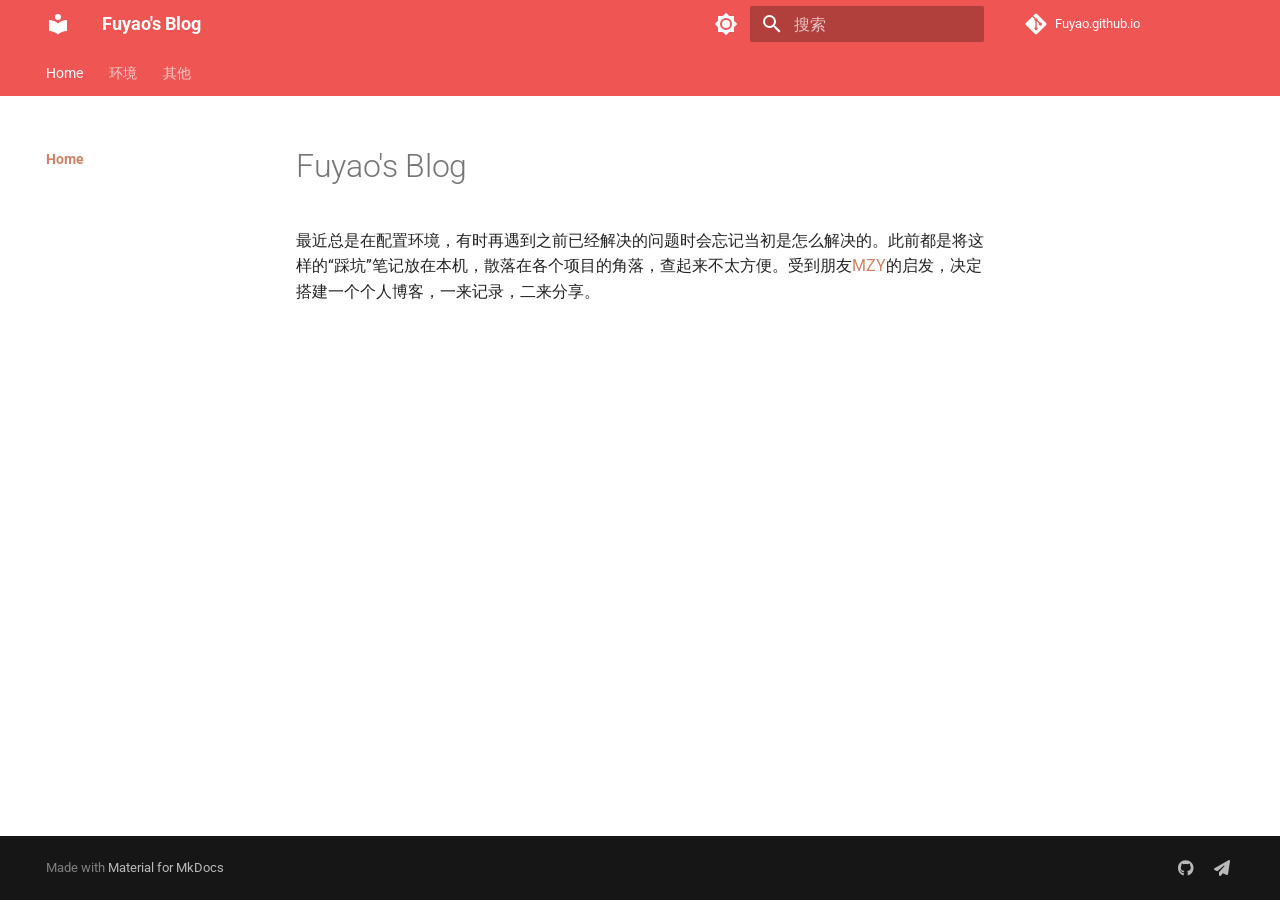
<file: index.html>
<!doctype html>
<html lang="zh" class="no-js">
  <head>
    
      <meta charset="utf-8">
      <meta name="viewport" content="width=device-width,initial-scale=1">
      
      
      
      
      
        <link rel="next" href="%E7%8E%AF%E5%A2%83/gecode%E5%AE%89%E8%A3%85/">
      
      <link rel="icon" href="assets/images/favicon.png">
      <meta name="generator" content="mkdocs-1.4.3, mkdocs-material-9.1.14">
    
    
      
        <title>Fuyao's Blog</title>
      
    
    
      <link rel="stylesheet" href="assets/stylesheets/main.85bb2934.min.css">
      
        
        <link rel="stylesheet" href="assets/stylesheets/palette.a6bdf11c.min.css">
      
      

    
    
    
      
        
        
        <link rel="preconnect" href="https://fonts.gstatic.com" crossorigin>
        <link rel="stylesheet" href="https://fonts.googleapis.com/css?family=Roboto:300,300i,400,400i,700,700i%7CRoboto+Mono:400,400i,700,700i&display=fallback">
        <style>:root{--md-text-font:"Roboto";--md-code-font:"Roboto Mono"}</style>
      
    
    
      <link rel="stylesheet" href="stylesheets/extra.css">
    
    <script>__md_scope=new URL(".",location),__md_hash=e=>[...e].reduce((e,_)=>(e<<5)-e+_.charCodeAt(0),0),__md_get=(e,_=localStorage,t=__md_scope)=>JSON.parse(_.getItem(t.pathname+"."+e)),__md_set=(e,_,t=localStorage,a=__md_scope)=>{try{t.setItem(a.pathname+"."+e,JSON.stringify(_))}catch(e){}}</script>
    
      

    
    
    
  </head>
  
  
    
    
      
    
    
    
    
    <body dir="ltr" data-md-color-scheme="custom" data-md-color-primary="red" data-md-color-accent="red">
  
    
    
      <script>var palette=__md_get("__palette");if(palette&&"object"==typeof palette.color)for(var key of Object.keys(palette.color))document.body.setAttribute("data-md-color-"+key,palette.color[key])</script>
    
    <input class="md-toggle" data-md-toggle="drawer" type="checkbox" id="__drawer" autocomplete="off">
    <input class="md-toggle" data-md-toggle="search" type="checkbox" id="__search" autocomplete="off">
    <label class="md-overlay" for="__drawer"></label>
    <div data-md-component="skip">
      
        
        <a href="#fuyaos-blog" class="md-skip">
          跳转至
        </a>
      
    </div>
    <div data-md-component="announce">
      
    </div>
    
    
      

<header class="md-header" data-md-component="header">
  <nav class="md-header__inner md-grid" aria-label="页眉">
    <a href="." title="Fuyao&#39;s Blog" class="md-header__button md-logo" aria-label="Fuyao's Blog" data-md-component="logo">
      
  
  <svg xmlns="http://www.w3.org/2000/svg" viewBox="0 0 24 24"><path d="M12 8a3 3 0 0 0 3-3 3 3 0 0 0-3-3 3 3 0 0 0-3 3 3 3 0 0 0 3 3m0 3.54C9.64 9.35 6.5 8 3 8v11c3.5 0 6.64 1.35 9 3.54 2.36-2.19 5.5-3.54 9-3.54V8c-3.5 0-6.64 1.35-9 3.54Z"/></svg>

    </a>
    <label class="md-header__button md-icon" for="__drawer">
      <svg xmlns="http://www.w3.org/2000/svg" viewBox="0 0 24 24"><path d="M3 6h18v2H3V6m0 5h18v2H3v-2m0 5h18v2H3v-2Z"/></svg>
    </label>
    <div class="md-header__title" data-md-component="header-title">
      <div class="md-header__ellipsis">
        <div class="md-header__topic">
          <span class="md-ellipsis">
            Fuyao's Blog
          </span>
        </div>
        <div class="md-header__topic" data-md-component="header-topic">
          <span class="md-ellipsis">
            
              Home
            
          </span>
        </div>
      </div>
    </div>
    
      
        <form class="md-header__option" data-md-component="palette">
          
            
            
            
            <input class="md-option" data-md-color-media="" data-md-color-scheme="custom" data-md-color-primary="red" data-md-color-accent="red"  aria-label="Switch to light mode"  type="radio" name="__palette" id="__palette_1">
            
              <label class="md-header__button md-icon" title="Switch to light mode" for="__palette_2" hidden>
                <svg xmlns="http://www.w3.org/2000/svg" viewBox="0 0 24 24"><path d="M12 8a4 4 0 0 0-4 4 4 4 0 0 0 4 4 4 4 0 0 0 4-4 4 4 0 0 0-4-4m0 10a6 6 0 0 1-6-6 6 6 0 0 1 6-6 6 6 0 0 1 6 6 6 6 0 0 1-6 6m8-9.31V4h-4.69L12 .69 8.69 4H4v4.69L.69 12 4 15.31V20h4.69L12 23.31 15.31 20H20v-4.69L23.31 12 20 8.69Z"/></svg>
              </label>
            
          
            
            
            
            <input class="md-option" data-md-color-media="" data-md-color-scheme="slate" data-md-color-primary="red" data-md-color-accent="red"  aria-label="Switch to dark mode"  type="radio" name="__palette" id="__palette_2">
            
              <label class="md-header__button md-icon" title="Switch to dark mode" for="__palette_1" hidden>
                <svg xmlns="http://www.w3.org/2000/svg" viewBox="0 0 24 24"><path d="M12 18c-.89 0-1.74-.2-2.5-.55C11.56 16.5 13 14.42 13 12c0-2.42-1.44-4.5-3.5-5.45C10.26 6.2 11.11 6 12 6a6 6 0 0 1 6 6 6 6 0 0 1-6 6m8-9.31V4h-4.69L12 .69 8.69 4H4v4.69L.69 12 4 15.31V20h4.69L12 23.31 15.31 20H20v-4.69L23.31 12 20 8.69Z"/></svg>
              </label>
            
          
        </form>
      
    
    
    
      <label class="md-header__button md-icon" for="__search">
        <svg xmlns="http://www.w3.org/2000/svg" viewBox="0 0 24 24"><path d="M9.5 3A6.5 6.5 0 0 1 16 9.5c0 1.61-.59 3.09-1.56 4.23l.27.27h.79l5 5-1.5 1.5-5-5v-.79l-.27-.27A6.516 6.516 0 0 1 9.5 16 6.5 6.5 0 0 1 3 9.5 6.5 6.5 0 0 1 9.5 3m0 2C7 5 5 7 5 9.5S7 14 9.5 14 14 12 14 9.5 12 5 9.5 5Z"/></svg>
      </label>
      <div class="md-search" data-md-component="search" role="dialog">
  <label class="md-search__overlay" for="__search"></label>
  <div class="md-search__inner" role="search">
    <form class="md-search__form" name="search">
      <input type="text" class="md-search__input" name="query" aria-label="搜索" placeholder="搜索" autocapitalize="off" autocorrect="off" autocomplete="off" spellcheck="false" data-md-component="search-query" required>
      <label class="md-search__icon md-icon" for="__search">
        <svg xmlns="http://www.w3.org/2000/svg" viewBox="0 0 24 24"><path d="M9.5 3A6.5 6.5 0 0 1 16 9.5c0 1.61-.59 3.09-1.56 4.23l.27.27h.79l5 5-1.5 1.5-5-5v-.79l-.27-.27A6.516 6.516 0 0 1 9.5 16 6.5 6.5 0 0 1 3 9.5 6.5 6.5 0 0 1 9.5 3m0 2C7 5 5 7 5 9.5S7 14 9.5 14 14 12 14 9.5 12 5 9.5 5Z"/></svg>
        <svg xmlns="http://www.w3.org/2000/svg" viewBox="0 0 24 24"><path d="M20 11v2H8l5.5 5.5-1.42 1.42L4.16 12l7.92-7.92L13.5 5.5 8 11h12Z"/></svg>
      </label>
      <nav class="md-search__options" aria-label="查找">
        
        <button type="reset" class="md-search__icon md-icon" title="清空当前内容" aria-label="清空当前内容" tabindex="-1">
          <svg xmlns="http://www.w3.org/2000/svg" viewBox="0 0 24 24"><path d="M19 6.41 17.59 5 12 10.59 6.41 5 5 6.41 10.59 12 5 17.59 6.41 19 12 13.41 17.59 19 19 17.59 13.41 12 19 6.41Z"/></svg>
        </button>
      </nav>
      
    </form>
    <div class="md-search__output">
      <div class="md-search__scrollwrap" data-md-scrollfix>
        <div class="md-search-result" data-md-component="search-result">
          <div class="md-search-result__meta">
            正在初始化搜索引擎
          </div>
          <ol class="md-search-result__list" role="presentation"></ol>
        </div>
      </div>
    </div>
  </div>
</div>
    
    
      <div class="md-header__source">
        <a href="https://github.com/Fuyao233/Fuyao.github.io" title="前往仓库" class="md-source" data-md-component="source">
  <div class="md-source__icon md-icon">
    
    <svg xmlns="http://www.w3.org/2000/svg" viewBox="0 0 448 512"><!--! Font Awesome Free 6.4.0 by @fontawesome - https://fontawesome.com License - https://fontawesome.com/license/free (Icons: CC BY 4.0, Fonts: SIL OFL 1.1, Code: MIT License) Copyright 2023 Fonticons, Inc.--><path d="M439.55 236.05 244 40.45a28.87 28.87 0 0 0-40.81 0l-40.66 40.63 51.52 51.52c27.06-9.14 52.68 16.77 43.39 43.68l49.66 49.66c34.23-11.8 61.18 31 35.47 56.69-26.49 26.49-70.21-2.87-56-37.34L240.22 199v121.85c25.3 12.54 22.26 41.85 9.08 55a34.34 34.34 0 0 1-48.55 0c-17.57-17.6-11.07-46.91 11.25-56v-123c-20.8-8.51-24.6-30.74-18.64-45L142.57 101 8.45 235.14a28.86 28.86 0 0 0 0 40.81l195.61 195.6a28.86 28.86 0 0 0 40.8 0l194.69-194.69a28.86 28.86 0 0 0 0-40.81z"/></svg>
  </div>
  <div class="md-source__repository">
    Fuyao.github.io
  </div>
</a>
      </div>
    
  </nav>
  
</header>
    
    <div class="md-container" data-md-component="container">
      
      
        
          
            
<nav class="md-tabs" aria-label="标签" data-md-component="tabs">
  <div class="md-grid">
    <ul class="md-tabs__list">
      
        
  
  
    
  


  <li class="md-tabs__item">
    <a href="." class="md-tabs__link md-tabs__link--active">
      Home
    </a>
  </li>

      
        
  
  


  
  
  
    <li class="md-tabs__item">
      <a href="%E7%8E%AF%E5%A2%83/gecode%E5%AE%89%E8%A3%85/" class="md-tabs__link">
        环境
      </a>
    </li>
  

      
        
  
  


  
  
  
    <li class="md-tabs__item">
      <a href="%E7%8E%AF%E5%A2%83/git%E9%97%AE%E9%A2%98%E6%B1%87%E6%80%BB/" class="md-tabs__link">
        其他
      </a>
    </li>
  

      
    </ul>
  </div>
</nav>
          
        
      
      <main class="md-main" data-md-component="main">
        <div class="md-main__inner md-grid">
          
            
              
              <div class="md-sidebar md-sidebar--primary" data-md-component="sidebar" data-md-type="navigation" >
                <div class="md-sidebar__scrollwrap">
                  <div class="md-sidebar__inner">
                    

  


<nav class="md-nav md-nav--primary md-nav--lifted" aria-label="导航栏" data-md-level="0">
  <label class="md-nav__title" for="__drawer">
    <a href="." title="Fuyao&#39;s Blog" class="md-nav__button md-logo" aria-label="Fuyao's Blog" data-md-component="logo">
      
  
  <svg xmlns="http://www.w3.org/2000/svg" viewBox="0 0 24 24"><path d="M12 8a3 3 0 0 0 3-3 3 3 0 0 0-3-3 3 3 0 0 0-3 3 3 3 0 0 0 3 3m0 3.54C9.64 9.35 6.5 8 3 8v11c3.5 0 6.64 1.35 9 3.54 2.36-2.19 5.5-3.54 9-3.54V8c-3.5 0-6.64 1.35-9 3.54Z"/></svg>

    </a>
    Fuyao's Blog
  </label>
  
    <div class="md-nav__source">
      <a href="https://github.com/Fuyao233/Fuyao.github.io" title="前往仓库" class="md-source" data-md-component="source">
  <div class="md-source__icon md-icon">
    
    <svg xmlns="http://www.w3.org/2000/svg" viewBox="0 0 448 512"><!--! Font Awesome Free 6.4.0 by @fontawesome - https://fontawesome.com License - https://fontawesome.com/license/free (Icons: CC BY 4.0, Fonts: SIL OFL 1.1, Code: MIT License) Copyright 2023 Fonticons, Inc.--><path d="M439.55 236.05 244 40.45a28.87 28.87 0 0 0-40.81 0l-40.66 40.63 51.52 51.52c27.06-9.14 52.68 16.77 43.39 43.68l49.66 49.66c34.23-11.8 61.18 31 35.47 56.69-26.49 26.49-70.21-2.87-56-37.34L240.22 199v121.85c25.3 12.54 22.26 41.85 9.08 55a34.34 34.34 0 0 1-48.55 0c-17.57-17.6-11.07-46.91 11.25-56v-123c-20.8-8.51-24.6-30.74-18.64-45L142.57 101 8.45 235.14a28.86 28.86 0 0 0 0 40.81l195.61 195.6a28.86 28.86 0 0 0 40.8 0l194.69-194.69a28.86 28.86 0 0 0 0-40.81z"/></svg>
  </div>
  <div class="md-source__repository">
    Fuyao.github.io
  </div>
</a>
    </div>
  
  <ul class="md-nav__list" data-md-scrollfix>
    
      
      
      

  
  
    
  
  
    <li class="md-nav__item md-nav__item--active">
      
      <input class="md-nav__toggle md-toggle" type="checkbox" id="__toc">
      
      
        
      
      
      <a href="." class="md-nav__link md-nav__link--active">
        Home
      </a>
      
    </li>
  

    
      
      
      

  
  
  
    
    <li class="md-nav__item md-nav__item--nested">
      
      
      
      
        
      
      <input class="md-nav__toggle md-toggle md-toggle--indeterminate" type="checkbox" id="__nav_2" >
      
      
      
        <label class="md-nav__link" for="__nav_2" id="__nav_2_label" tabindex="0">
          环境
          <span class="md-nav__icon md-icon"></span>
        </label>
      
      <nav class="md-nav" data-md-level="1" aria-labelledby="__nav_2_label" aria-expanded="false">
        <label class="md-nav__title" for="__nav_2">
          <span class="md-nav__icon md-icon"></span>
          环境
        </label>
        <ul class="md-nav__list" data-md-scrollfix>
          
            
              
  
  
  
    <li class="md-nav__item">
      <a href="%E7%8E%AF%E5%A2%83/gecode%E5%AE%89%E8%A3%85/" class="md-nav__link">
        Linux下安装Gecode
      </a>
    </li>
  

            
          
            
              
  
  
  
    <li class="md-nav__item">
      <a href="%E7%8E%AF%E5%A2%83/linux%E5%AE%89%E8%A3%85matlab/" class="md-nav__link">
        Linux下安装Matlab
      </a>
    </li>
  

            
          
            
              
  
  
  
    <li class="md-nav__item">
      <a href="%E7%8E%AF%E5%A2%83/%E6%97%A0root%E6%9D%83%E9%99%90%E5%AE%89%E8%A3%85cmake/" class="md-nav__link">
        无root权限安装cmake
      </a>
    </li>
  

            
          
        </ul>
      </nav>
    </li>
  

    
      
      
      

  
  
  
    
    <li class="md-nav__item md-nav__item--nested">
      
      
      
      
        
      
      <input class="md-nav__toggle md-toggle md-toggle--indeterminate" type="checkbox" id="__nav_3" >
      
      
      
        <label class="md-nav__link" for="__nav_3" id="__nav_3_label" tabindex="0">
          其他
          <span class="md-nav__icon md-icon"></span>
        </label>
      
      <nav class="md-nav" data-md-level="1" aria-labelledby="__nav_3_label" aria-expanded="false">
        <label class="md-nav__title" for="__nav_3">
          <span class="md-nav__icon md-icon"></span>
          其他
        </label>
        <ul class="md-nav__list" data-md-scrollfix>
          
            
              
  
  
  
    <li class="md-nav__item">
      <a href="%E7%8E%AF%E5%A2%83/git%E9%97%AE%E9%A2%98%E6%B1%87%E6%80%BB/" class="md-nav__link">
        Git问题汇总
      </a>
    </li>
  

            
          
            
              
  
  
  
    <li class="md-nav__item">
      <a href="%E5%85%B6%E4%BB%96/python/" class="md-nav__link">
        Python小技巧
      </a>
    </li>
  

            
          
            
              
  
  
  
    <li class="md-nav__item">
      <a href="%E5%85%B6%E4%BB%96/Pytorch/" class="md-nav__link">
        Pytorch随笔
      </a>
    </li>
  

            
          
        </ul>
      </nav>
    </li>
  

    
  </ul>
</nav>
                  </div>
                </div>
              </div>
            
            
              
              <div class="md-sidebar md-sidebar--secondary" data-md-component="sidebar" data-md-type="toc" >
                <div class="md-sidebar__scrollwrap">
                  <div class="md-sidebar__inner">
                    

<nav class="md-nav md-nav--secondary" aria-label="目录">
  
  
  
    
  
  
</nav>
                  </div>
                </div>
              </div>
            
          
          
            <div class="md-content" data-md-component="content">
              <article class="md-content__inner md-typeset">
                
                  

  
  


<h1 id="fuyaos-blog">Fuyao's Blog<a class="headerlink" href="#fuyaos-blog" title="Permanent link">&para;</a></h1>
<p>最近总是在配置环境，有时再遇到之前已经解决的问题时会忘记当初是怎么解决的。此前都是将这样的“踩坑”笔记放在本机，散落在各个项目的角落，查起来不太方便。受到朋友<a href="https://alexair059.github.io/others/blog/">MZY</a>的启发，决定搭建一个个人博客，一来记录，二来分享。</p>





                
              </article>
            </div>
          
          
        </div>
        
          <button type="button" class="md-top md-icon" data-md-component="top" hidden>
            <svg xmlns="http://www.w3.org/2000/svg" viewBox="0 0 24 24"><path d="M13 20h-2V8l-5.5 5.5-1.42-1.42L12 4.16l7.92 7.92-1.42 1.42L13 8v12Z"/></svg>
            回到页面顶部
          </button>
        
      </main>
      
        <footer class="md-footer">
  
  <div class="md-footer-meta md-typeset">
    <div class="md-footer-meta__inner md-grid">
      <div class="md-copyright">
  
  
    Made with
    <a href="https://squidfunk.github.io/mkdocs-material/" target="_blank" rel="noopener">
      Material for MkDocs
    </a>
  
</div>
      
        <div class="md-social">
  
    
    
    
    
    <a href="https://github.com/Fuyao233" target="_blank" rel="noopener" title="My Github" class="md-social__link">
      <svg xmlns="http://www.w3.org/2000/svg" viewBox="0 0 496 512"><!--! Font Awesome Free 6.4.0 by @fontawesome - https://fontawesome.com License - https://fontawesome.com/license/free (Icons: CC BY 4.0, Fonts: SIL OFL 1.1, Code: MIT License) Copyright 2023 Fonticons, Inc.--><path d="M165.9 397.4c0 2-2.3 3.6-5.2 3.6-3.3.3-5.6-1.3-5.6-3.6 0-2 2.3-3.6 5.2-3.6 3-.3 5.6 1.3 5.6 3.6zm-31.1-4.5c-.7 2 1.3 4.3 4.3 4.9 2.6 1 5.6 0 6.2-2s-1.3-4.3-4.3-5.2c-2.6-.7-5.5.3-6.2 2.3zm44.2-1.7c-2.9.7-4.9 2.6-4.6 4.9.3 2 2.9 3.3 5.9 2.6 2.9-.7 4.9-2.6 4.6-4.6-.3-1.9-3-3.2-5.9-2.9zM244.8 8C106.1 8 0 113.3 0 252c0 110.9 69.8 205.8 169.5 239.2 12.8 2.3 17.3-5.6 17.3-12.1 0-6.2-.3-40.4-.3-61.4 0 0-70 15-84.7-29.8 0 0-11.4-29.1-27.8-36.6 0 0-22.9-15.7 1.6-15.4 0 0 24.9 2 38.6 25.8 21.9 38.6 58.6 27.5 72.9 20.9 2.3-16 8.8-27.1 16-33.7-55.9-6.2-112.3-14.3-112.3-110.5 0-27.5 7.6-41.3 23.6-58.9-2.6-6.5-11.1-33.3 2.6-67.9 20.9-6.5 69 27 69 27 20-5.6 41.5-8.5 62.8-8.5s42.8 2.9 62.8 8.5c0 0 48.1-33.6 69-27 13.7 34.7 5.2 61.4 2.6 67.9 16 17.7 25.8 31.5 25.8 58.9 0 96.5-58.9 104.2-114.8 110.5 9.2 7.9 17 22.9 17 46.4 0 33.7-.3 75.4-.3 83.6 0 6.5 4.6 14.4 17.3 12.1C428.2 457.8 496 362.9 496 252 496 113.3 383.5 8 244.8 8zM97.2 352.9c-1.3 1-1 3.3.7 5.2 1.6 1.6 3.9 2.3 5.2 1 1.3-1 1-3.3-.7-5.2-1.6-1.6-3.9-2.3-5.2-1zm-10.8-8.1c-.7 1.3.3 2.9 2.3 3.9 1.6 1 3.6.7 4.3-.7.7-1.3-.3-2.9-2.3-3.9-2-.6-3.6-.3-4.3.7zm32.4 35.6c-1.6 1.3-1 4.3 1.3 6.2 2.3 2.3 5.2 2.6 6.5 1 1.3-1.3.7-4.3-1.3-6.2-2.2-2.3-5.2-2.6-6.5-1zm-11.4-14.7c-1.6 1-1.6 3.6 0 5.9 1.6 2.3 4.3 3.3 5.6 2.3 1.6-1.3 1.6-3.9 0-6.2-1.4-2.3-4-3.3-5.6-2z"/></svg>
    </a>
  
    
    
    
    
    <a href="mailto:yinghaocai@foxmail.com" target="_blank" rel="noopener" title="My Email" class="md-social__link">
      <svg xmlns="http://www.w3.org/2000/svg" viewBox="0 0 512 512"><!--! Font Awesome Free 6.4.0 by @fontawesome - https://fontawesome.com License - https://fontawesome.com/license/free (Icons: CC BY 4.0, Fonts: SIL OFL 1.1, Code: MIT License) Copyright 2023 Fonticons, Inc.--><path d="M498.1 5.6c10.1 7 15.4 19.1 13.5 31.2l-64 416c-1.5 9.7-7.4 18.2-16 23s-18.9 5.4-28 1.6L284 427.7l-68.5 74.1c-8.9 9.7-22.9 12.9-35.2 8.1S160 493.2 160 480v-83.6c0-4 1.5-7.8 4.2-10.7l167.6-182.9c5.8-6.3 5.6-16-.4-22s-15.7-6.4-22-.7L106 360.8l-88.3-44.2C7.1 311.3.3 300.7 0 288.9s5.9-22.8 16.1-28.7l448-256c10.7-6.1 23.9-5.5 34 1.4z"/></svg>
    </a>
  
</div>
      
    </div>
  </div>
</footer>
      
    </div>
    <div class="md-dialog" data-md-component="dialog">
      <div class="md-dialog__inner md-typeset"></div>
    </div>
    
    <script id="__config" type="application/json">{"base": ".", "features": ["navigation.instant", "navigation.tracking", "navigation.tabs", "navigation.expand", "navigation.top", "toc.follow"], "search": "assets/javascripts/workers/search.208ed371.min.js", "translations": {"clipboard.copied": "\u5df2\u590d\u5236", "clipboard.copy": "\u590d\u5236", "search.result.more.one": "\u5728\u8be5\u9875\u4e0a\u8fd8\u6709 1 \u4e2a\u7b26\u5408\u6761\u4ef6\u7684\u7ed3\u679c", "search.result.more.other": "\u5728\u8be5\u9875\u4e0a\u8fd8\u6709 # \u4e2a\u7b26\u5408\u6761\u4ef6\u7684\u7ed3\u679c", "search.result.none": "\u6ca1\u6709\u627e\u5230\u7b26\u5408\u6761\u4ef6\u7684\u7ed3\u679c", "search.result.one": "\u627e\u5230 1 \u4e2a\u7b26\u5408\u6761\u4ef6\u7684\u7ed3\u679c", "search.result.other": "# \u4e2a\u7b26\u5408\u6761\u4ef6\u7684\u7ed3\u679c", "search.result.placeholder": "\u952e\u5165\u4ee5\u5f00\u59cb\u641c\u7d22", "search.result.term.missing": "\u7f3a\u5c11", "select.version": "\u9009\u62e9\u5f53\u524d\u7248\u672c"}}</script>
    
    
      <script src="assets/javascripts/bundle.b4d07000.min.js"></script>
      
    
  </body>
</html>
</file>
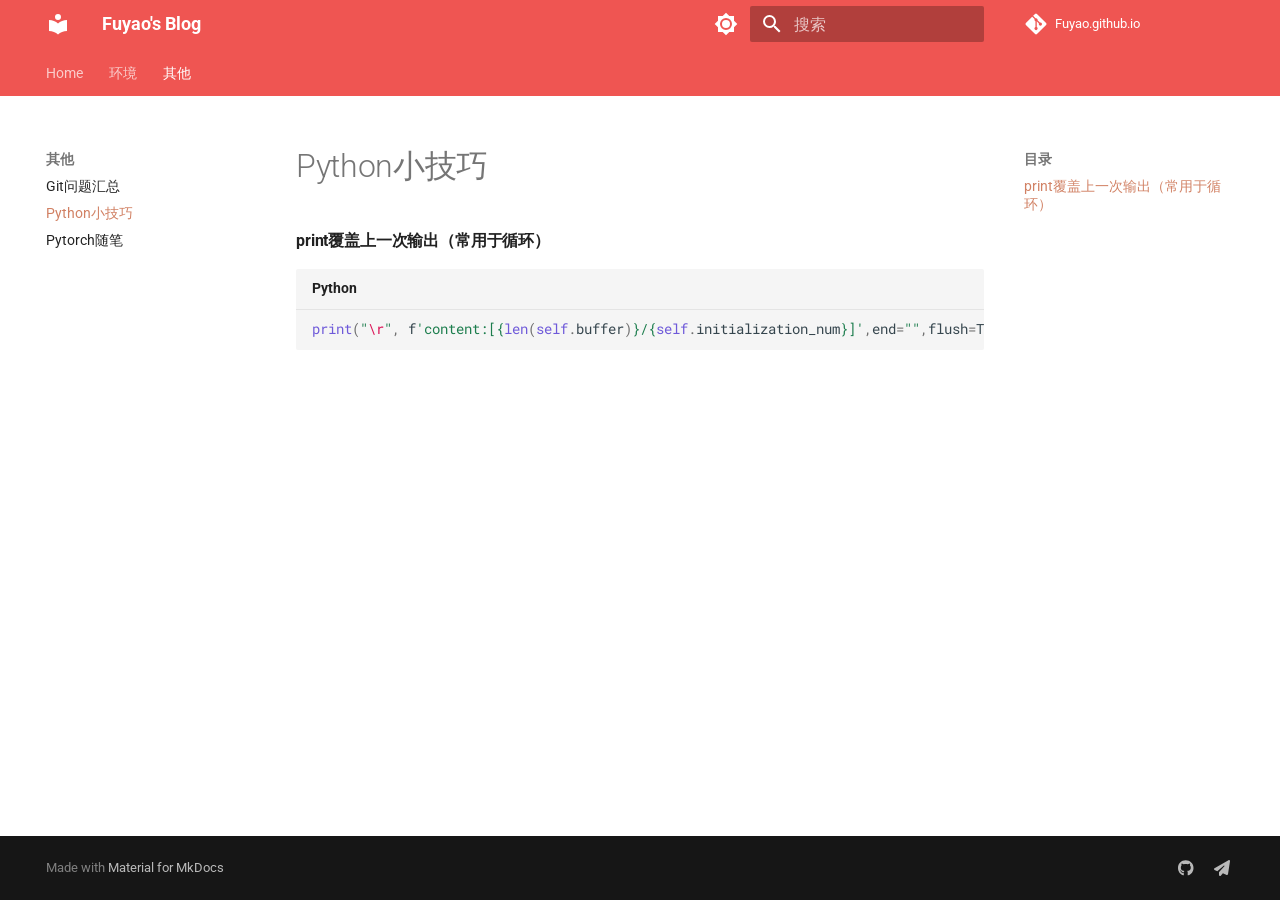
<file: 其他/python/index.html>
<!doctype html>
<html lang="zh" class="no-js">
  <head>
    
      <meta charset="utf-8">
      <meta name="viewport" content="width=device-width,initial-scale=1">
      
      
      
      
        <link rel="prev" href="../../%E7%8E%AF%E5%A2%83/git%E9%97%AE%E9%A2%98%E6%B1%87%E6%80%BB/">
      
      
        <link rel="next" href="../Pytorch/">
      
      <link rel="icon" href="../../assets/images/favicon.png">
      <meta name="generator" content="mkdocs-1.4.3, mkdocs-material-9.1.14">
    
    
      
        <title>Python小技巧 - Fuyao's Blog</title>
      
    
    
      <link rel="stylesheet" href="../../assets/stylesheets/main.85bb2934.min.css">
      
        
        <link rel="stylesheet" href="../../assets/stylesheets/palette.a6bdf11c.min.css">
      
      

    
    
    
      
        
        
        <link rel="preconnect" href="https://fonts.gstatic.com" crossorigin>
        <link rel="stylesheet" href="https://fonts.googleapis.com/css?family=Roboto:300,300i,400,400i,700,700i%7CRoboto+Mono:400,400i,700,700i&display=fallback">
        <style>:root{--md-text-font:"Roboto";--md-code-font:"Roboto Mono"}</style>
      
    
    
      <link rel="stylesheet" href="../../stylesheets/extra.css">
    
    <script>__md_scope=new URL("../..",location),__md_hash=e=>[...e].reduce((e,_)=>(e<<5)-e+_.charCodeAt(0),0),__md_get=(e,_=localStorage,t=__md_scope)=>JSON.parse(_.getItem(t.pathname+"."+e)),__md_set=(e,_,t=localStorage,a=__md_scope)=>{try{t.setItem(a.pathname+"."+e,JSON.stringify(_))}catch(e){}}</script>
    
      

    
    
    
  </head>
  
  
    
    
      
    
    
    
    
    <body dir="ltr" data-md-color-scheme="custom" data-md-color-primary="red" data-md-color-accent="red">
  
    
    
      <script>var palette=__md_get("__palette");if(palette&&"object"==typeof palette.color)for(var key of Object.keys(palette.color))document.body.setAttribute("data-md-color-"+key,palette.color[key])</script>
    
    <input class="md-toggle" data-md-toggle="drawer" type="checkbox" id="__drawer" autocomplete="off">
    <input class="md-toggle" data-md-toggle="search" type="checkbox" id="__search" autocomplete="off">
    <label class="md-overlay" for="__drawer"></label>
    <div data-md-component="skip">
      
        
        <a href="#print" class="md-skip">
          跳转至
        </a>
      
    </div>
    <div data-md-component="announce">
      
    </div>
    
    
      

<header class="md-header" data-md-component="header">
  <nav class="md-header__inner md-grid" aria-label="页眉">
    <a href="../.." title="Fuyao&#39;s Blog" class="md-header__button md-logo" aria-label="Fuyao's Blog" data-md-component="logo">
      
  
  <svg xmlns="http://www.w3.org/2000/svg" viewBox="0 0 24 24"><path d="M12 8a3 3 0 0 0 3-3 3 3 0 0 0-3-3 3 3 0 0 0-3 3 3 3 0 0 0 3 3m0 3.54C9.64 9.35 6.5 8 3 8v11c3.5 0 6.64 1.35 9 3.54 2.36-2.19 5.5-3.54 9-3.54V8c-3.5 0-6.64 1.35-9 3.54Z"/></svg>

    </a>
    <label class="md-header__button md-icon" for="__drawer">
      <svg xmlns="http://www.w3.org/2000/svg" viewBox="0 0 24 24"><path d="M3 6h18v2H3V6m0 5h18v2H3v-2m0 5h18v2H3v-2Z"/></svg>
    </label>
    <div class="md-header__title" data-md-component="header-title">
      <div class="md-header__ellipsis">
        <div class="md-header__topic">
          <span class="md-ellipsis">
            Fuyao's Blog
          </span>
        </div>
        <div class="md-header__topic" data-md-component="header-topic">
          <span class="md-ellipsis">
            
              Python小技巧
            
          </span>
        </div>
      </div>
    </div>
    
      
        <form class="md-header__option" data-md-component="palette">
          
            
            
            
            <input class="md-option" data-md-color-media="" data-md-color-scheme="custom" data-md-color-primary="red" data-md-color-accent="red"  aria-label="Switch to light mode"  type="radio" name="__palette" id="__palette_1">
            
              <label class="md-header__button md-icon" title="Switch to light mode" for="__palette_2" hidden>
                <svg xmlns="http://www.w3.org/2000/svg" viewBox="0 0 24 24"><path d="M12 8a4 4 0 0 0-4 4 4 4 0 0 0 4 4 4 4 0 0 0 4-4 4 4 0 0 0-4-4m0 10a6 6 0 0 1-6-6 6 6 0 0 1 6-6 6 6 0 0 1 6 6 6 6 0 0 1-6 6m8-9.31V4h-4.69L12 .69 8.69 4H4v4.69L.69 12 4 15.31V20h4.69L12 23.31 15.31 20H20v-4.69L23.31 12 20 8.69Z"/></svg>
              </label>
            
          
            
            
            
            <input class="md-option" data-md-color-media="" data-md-color-scheme="slate" data-md-color-primary="red" data-md-color-accent="red"  aria-label="Switch to dark mode"  type="radio" name="__palette" id="__palette_2">
            
              <label class="md-header__button md-icon" title="Switch to dark mode" for="__palette_1" hidden>
                <svg xmlns="http://www.w3.org/2000/svg" viewBox="0 0 24 24"><path d="M12 18c-.89 0-1.74-.2-2.5-.55C11.56 16.5 13 14.42 13 12c0-2.42-1.44-4.5-3.5-5.45C10.26 6.2 11.11 6 12 6a6 6 0 0 1 6 6 6 6 0 0 1-6 6m8-9.31V4h-4.69L12 .69 8.69 4H4v4.69L.69 12 4 15.31V20h4.69L12 23.31 15.31 20H20v-4.69L23.31 12 20 8.69Z"/></svg>
              </label>
            
          
        </form>
      
    
    
    
      <label class="md-header__button md-icon" for="__search">
        <svg xmlns="http://www.w3.org/2000/svg" viewBox="0 0 24 24"><path d="M9.5 3A6.5 6.5 0 0 1 16 9.5c0 1.61-.59 3.09-1.56 4.23l.27.27h.79l5 5-1.5 1.5-5-5v-.79l-.27-.27A6.516 6.516 0 0 1 9.5 16 6.5 6.5 0 0 1 3 9.5 6.5 6.5 0 0 1 9.5 3m0 2C7 5 5 7 5 9.5S7 14 9.5 14 14 12 14 9.5 12 5 9.5 5Z"/></svg>
      </label>
      <div class="md-search" data-md-component="search" role="dialog">
  <label class="md-search__overlay" for="__search"></label>
  <div class="md-search__inner" role="search">
    <form class="md-search__form" name="search">
      <input type="text" class="md-search__input" name="query" aria-label="搜索" placeholder="搜索" autocapitalize="off" autocorrect="off" autocomplete="off" spellcheck="false" data-md-component="search-query" required>
      <label class="md-search__icon md-icon" for="__search">
        <svg xmlns="http://www.w3.org/2000/svg" viewBox="0 0 24 24"><path d="M9.5 3A6.5 6.5 0 0 1 16 9.5c0 1.61-.59 3.09-1.56 4.23l.27.27h.79l5 5-1.5 1.5-5-5v-.79l-.27-.27A6.516 6.516 0 0 1 9.5 16 6.5 6.5 0 0 1 3 9.5 6.5 6.5 0 0 1 9.5 3m0 2C7 5 5 7 5 9.5S7 14 9.5 14 14 12 14 9.5 12 5 9.5 5Z"/></svg>
        <svg xmlns="http://www.w3.org/2000/svg" viewBox="0 0 24 24"><path d="M20 11v2H8l5.5 5.5-1.42 1.42L4.16 12l7.92-7.92L13.5 5.5 8 11h12Z"/></svg>
      </label>
      <nav class="md-search__options" aria-label="查找">
        
        <button type="reset" class="md-search__icon md-icon" title="清空当前内容" aria-label="清空当前内容" tabindex="-1">
          <svg xmlns="http://www.w3.org/2000/svg" viewBox="0 0 24 24"><path d="M19 6.41 17.59 5 12 10.59 6.41 5 5 6.41 10.59 12 5 17.59 6.41 19 12 13.41 17.59 19 19 17.59 13.41 12 19 6.41Z"/></svg>
        </button>
      </nav>
      
    </form>
    <div class="md-search__output">
      <div class="md-search__scrollwrap" data-md-scrollfix>
        <div class="md-search-result" data-md-component="search-result">
          <div class="md-search-result__meta">
            正在初始化搜索引擎
          </div>
          <ol class="md-search-result__list" role="presentation"></ol>
        </div>
      </div>
    </div>
  </div>
</div>
    
    
      <div class="md-header__source">
        <a href="https://github.com/Fuyao233/Fuyao.github.io" title="前往仓库" class="md-source" data-md-component="source">
  <div class="md-source__icon md-icon">
    
    <svg xmlns="http://www.w3.org/2000/svg" viewBox="0 0 448 512"><!--! Font Awesome Free 6.4.0 by @fontawesome - https://fontawesome.com License - https://fontawesome.com/license/free (Icons: CC BY 4.0, Fonts: SIL OFL 1.1, Code: MIT License) Copyright 2023 Fonticons, Inc.--><path d="M439.55 236.05 244 40.45a28.87 28.87 0 0 0-40.81 0l-40.66 40.63 51.52 51.52c27.06-9.14 52.68 16.77 43.39 43.68l49.66 49.66c34.23-11.8 61.18 31 35.47 56.69-26.49 26.49-70.21-2.87-56-37.34L240.22 199v121.85c25.3 12.54 22.26 41.85 9.08 55a34.34 34.34 0 0 1-48.55 0c-17.57-17.6-11.07-46.91 11.25-56v-123c-20.8-8.51-24.6-30.74-18.64-45L142.57 101 8.45 235.14a28.86 28.86 0 0 0 0 40.81l195.61 195.6a28.86 28.86 0 0 0 40.8 0l194.69-194.69a28.86 28.86 0 0 0 0-40.81z"/></svg>
  </div>
  <div class="md-source__repository">
    Fuyao.github.io
  </div>
</a>
      </div>
    
  </nav>
  
</header>
    
    <div class="md-container" data-md-component="container">
      
      
        
          
            
<nav class="md-tabs" aria-label="标签" data-md-component="tabs">
  <div class="md-grid">
    <ul class="md-tabs__list">
      
        
  
  


  <li class="md-tabs__item">
    <a href="../.." class="md-tabs__link">
      Home
    </a>
  </li>

      
        
  
  


  
  
  
    <li class="md-tabs__item">
      <a href="../../%E7%8E%AF%E5%A2%83/gecode%E5%AE%89%E8%A3%85/" class="md-tabs__link">
        环境
      </a>
    </li>
  

      
        
  
  
    
  


  
  
  
    <li class="md-tabs__item">
      <a href="../../%E7%8E%AF%E5%A2%83/git%E9%97%AE%E9%A2%98%E6%B1%87%E6%80%BB/" class="md-tabs__link md-tabs__link--active">
        其他
      </a>
    </li>
  

      
    </ul>
  </div>
</nav>
          
        
      
      <main class="md-main" data-md-component="main">
        <div class="md-main__inner md-grid">
          
            
              
              <div class="md-sidebar md-sidebar--primary" data-md-component="sidebar" data-md-type="navigation" >
                <div class="md-sidebar__scrollwrap">
                  <div class="md-sidebar__inner">
                    

  


<nav class="md-nav md-nav--primary md-nav--lifted" aria-label="导航栏" data-md-level="0">
  <label class="md-nav__title" for="__drawer">
    <a href="../.." title="Fuyao&#39;s Blog" class="md-nav__button md-logo" aria-label="Fuyao's Blog" data-md-component="logo">
      
  
  <svg xmlns="http://www.w3.org/2000/svg" viewBox="0 0 24 24"><path d="M12 8a3 3 0 0 0 3-3 3 3 0 0 0-3-3 3 3 0 0 0-3 3 3 3 0 0 0 3 3m0 3.54C9.64 9.35 6.5 8 3 8v11c3.5 0 6.64 1.35 9 3.54 2.36-2.19 5.5-3.54 9-3.54V8c-3.5 0-6.64 1.35-9 3.54Z"/></svg>

    </a>
    Fuyao's Blog
  </label>
  
    <div class="md-nav__source">
      <a href="https://github.com/Fuyao233/Fuyao.github.io" title="前往仓库" class="md-source" data-md-component="source">
  <div class="md-source__icon md-icon">
    
    <svg xmlns="http://www.w3.org/2000/svg" viewBox="0 0 448 512"><!--! Font Awesome Free 6.4.0 by @fontawesome - https://fontawesome.com License - https://fontawesome.com/license/free (Icons: CC BY 4.0, Fonts: SIL OFL 1.1, Code: MIT License) Copyright 2023 Fonticons, Inc.--><path d="M439.55 236.05 244 40.45a28.87 28.87 0 0 0-40.81 0l-40.66 40.63 51.52 51.52c27.06-9.14 52.68 16.77 43.39 43.68l49.66 49.66c34.23-11.8 61.18 31 35.47 56.69-26.49 26.49-70.21-2.87-56-37.34L240.22 199v121.85c25.3 12.54 22.26 41.85 9.08 55a34.34 34.34 0 0 1-48.55 0c-17.57-17.6-11.07-46.91 11.25-56v-123c-20.8-8.51-24.6-30.74-18.64-45L142.57 101 8.45 235.14a28.86 28.86 0 0 0 0 40.81l195.61 195.6a28.86 28.86 0 0 0 40.8 0l194.69-194.69a28.86 28.86 0 0 0 0-40.81z"/></svg>
  </div>
  <div class="md-source__repository">
    Fuyao.github.io
  </div>
</a>
    </div>
  
  <ul class="md-nav__list" data-md-scrollfix>
    
      
      
      

  
  
  
    <li class="md-nav__item">
      <a href="../.." class="md-nav__link">
        Home
      </a>
    </li>
  

    
      
      
      

  
  
  
    
    <li class="md-nav__item md-nav__item--nested">
      
      
      
      
        
      
      <input class="md-nav__toggle md-toggle md-toggle--indeterminate" type="checkbox" id="__nav_2" >
      
      
      
        <label class="md-nav__link" for="__nav_2" id="__nav_2_label" tabindex="0">
          环境
          <span class="md-nav__icon md-icon"></span>
        </label>
      
      <nav class="md-nav" data-md-level="1" aria-labelledby="__nav_2_label" aria-expanded="false">
        <label class="md-nav__title" for="__nav_2">
          <span class="md-nav__icon md-icon"></span>
          环境
        </label>
        <ul class="md-nav__list" data-md-scrollfix>
          
            
              
  
  
  
    <li class="md-nav__item">
      <a href="../../%E7%8E%AF%E5%A2%83/gecode%E5%AE%89%E8%A3%85/" class="md-nav__link">
        Linux下安装Gecode
      </a>
    </li>
  

            
          
            
              
  
  
  
    <li class="md-nav__item">
      <a href="../../%E7%8E%AF%E5%A2%83/linux%E5%AE%89%E8%A3%85matlab/" class="md-nav__link">
        Linux下安装Matlab
      </a>
    </li>
  

            
          
            
              
  
  
  
    <li class="md-nav__item">
      <a href="../../%E7%8E%AF%E5%A2%83/%E6%97%A0root%E6%9D%83%E9%99%90%E5%AE%89%E8%A3%85cmake/" class="md-nav__link">
        无root权限安装cmake
      </a>
    </li>
  

            
          
        </ul>
      </nav>
    </li>
  

    
      
      
      

  
  
    
  
  
    
    <li class="md-nav__item md-nav__item--active md-nav__item--nested">
      
      
      
      
      <input class="md-nav__toggle md-toggle " type="checkbox" id="__nav_3" checked>
      
      
      
        <label class="md-nav__link" for="__nav_3" id="__nav_3_label" tabindex="0">
          其他
          <span class="md-nav__icon md-icon"></span>
        </label>
      
      <nav class="md-nav" data-md-level="1" aria-labelledby="__nav_3_label" aria-expanded="true">
        <label class="md-nav__title" for="__nav_3">
          <span class="md-nav__icon md-icon"></span>
          其他
        </label>
        <ul class="md-nav__list" data-md-scrollfix>
          
            
              
  
  
  
    <li class="md-nav__item">
      <a href="../../%E7%8E%AF%E5%A2%83/git%E9%97%AE%E9%A2%98%E6%B1%87%E6%80%BB/" class="md-nav__link">
        Git问题汇总
      </a>
    </li>
  

            
          
            
              
  
  
    
  
  
    <li class="md-nav__item md-nav__item--active">
      
      <input class="md-nav__toggle md-toggle" type="checkbox" id="__toc">
      
      
      
        <label class="md-nav__link md-nav__link--active" for="__toc">
          Python小技巧
          <span class="md-nav__icon md-icon"></span>
        </label>
      
      <a href="./" class="md-nav__link md-nav__link--active">
        Python小技巧
      </a>
      
        

<nav class="md-nav md-nav--secondary" aria-label="目录">
  
  
  
  
    <label class="md-nav__title" for="__toc">
      <span class="md-nav__icon md-icon"></span>
      目录
    </label>
    <ul class="md-nav__list" data-md-component="toc" data-md-scrollfix>
      
        <li class="md-nav__item">
  <a href="#print" class="md-nav__link">
    print覆盖上一次输出（常用于循环）
  </a>
  
</li>
      
    </ul>
  
</nav>
      
    </li>
  

            
          
            
              
  
  
  
    <li class="md-nav__item">
      <a href="../Pytorch/" class="md-nav__link">
        Pytorch随笔
      </a>
    </li>
  

            
          
        </ul>
      </nav>
    </li>
  

    
  </ul>
</nav>
                  </div>
                </div>
              </div>
            
            
              
              <div class="md-sidebar md-sidebar--secondary" data-md-component="sidebar" data-md-type="toc" >
                <div class="md-sidebar__scrollwrap">
                  <div class="md-sidebar__inner">
                    

<nav class="md-nav md-nav--secondary" aria-label="目录">
  
  
  
  
    <label class="md-nav__title" for="__toc">
      <span class="md-nav__icon md-icon"></span>
      目录
    </label>
    <ul class="md-nav__list" data-md-component="toc" data-md-scrollfix>
      
        <li class="md-nav__item">
  <a href="#print" class="md-nav__link">
    print覆盖上一次输出（常用于循环）
  </a>
  
</li>
      
    </ul>
  
</nav>
                  </div>
                </div>
              </div>
            
          
          
            <div class="md-content" data-md-component="content">
              <article class="md-content__inner md-typeset">
                
                  

  
  


  <h1>Python小技巧</h1>

<h4 id="print">print覆盖上一次输出（常用于循环）<a class="headerlink" href="#print" title="Permanent link">&para;</a></h4>
<div class="highlight"><span class="filename">Python</span><pre><span></span><code><span class="nb">print</span><span class="p">(</span><span class="s2">&quot;</span><span class="se">\r</span><span class="s2">&quot;</span><span class="p">,</span> <span class="sa">f</span><span class="s1">&#39;content:[</span><span class="si">{</span><span class="nb">len</span><span class="p">(</span><span class="bp">self</span><span class="o">.</span><span class="n">buffer</span><span class="p">)</span><span class="si">}</span><span class="s1">/</span><span class="si">{</span><span class="bp">self</span><span class="o">.</span><span class="n">initialization_num</span><span class="si">}</span><span class="s1">]&#39;</span><span class="p">,</span><span class="n">end</span><span class="o">=</span><span class="s2">&quot;&quot;</span><span class="p">,</span><span class="n">flush</span><span class="o">=</span><span class="kc">True</span><span class="p">)</span>
</code></pre></div>





                
              </article>
            </div>
          
          
        </div>
        
          <button type="button" class="md-top md-icon" data-md-component="top" hidden>
            <svg xmlns="http://www.w3.org/2000/svg" viewBox="0 0 24 24"><path d="M13 20h-2V8l-5.5 5.5-1.42-1.42L12 4.16l7.92 7.92-1.42 1.42L13 8v12Z"/></svg>
            回到页面顶部
          </button>
        
      </main>
      
        <footer class="md-footer">
  
  <div class="md-footer-meta md-typeset">
    <div class="md-footer-meta__inner md-grid">
      <div class="md-copyright">
  
  
    Made with
    <a href="https://squidfunk.github.io/mkdocs-material/" target="_blank" rel="noopener">
      Material for MkDocs
    </a>
  
</div>
      
        <div class="md-social">
  
    
    
    
    
    <a href="https://github.com/Fuyao233" target="_blank" rel="noopener" title="My Github" class="md-social__link">
      <svg xmlns="http://www.w3.org/2000/svg" viewBox="0 0 496 512"><!--! Font Awesome Free 6.4.0 by @fontawesome - https://fontawesome.com License - https://fontawesome.com/license/free (Icons: CC BY 4.0, Fonts: SIL OFL 1.1, Code: MIT License) Copyright 2023 Fonticons, Inc.--><path d="M165.9 397.4c0 2-2.3 3.6-5.2 3.6-3.3.3-5.6-1.3-5.6-3.6 0-2 2.3-3.6 5.2-3.6 3-.3 5.6 1.3 5.6 3.6zm-31.1-4.5c-.7 2 1.3 4.3 4.3 4.9 2.6 1 5.6 0 6.2-2s-1.3-4.3-4.3-5.2c-2.6-.7-5.5.3-6.2 2.3zm44.2-1.7c-2.9.7-4.9 2.6-4.6 4.9.3 2 2.9 3.3 5.9 2.6 2.9-.7 4.9-2.6 4.6-4.6-.3-1.9-3-3.2-5.9-2.9zM244.8 8C106.1 8 0 113.3 0 252c0 110.9 69.8 205.8 169.5 239.2 12.8 2.3 17.3-5.6 17.3-12.1 0-6.2-.3-40.4-.3-61.4 0 0-70 15-84.7-29.8 0 0-11.4-29.1-27.8-36.6 0 0-22.9-15.7 1.6-15.4 0 0 24.9 2 38.6 25.8 21.9 38.6 58.6 27.5 72.9 20.9 2.3-16 8.8-27.1 16-33.7-55.9-6.2-112.3-14.3-112.3-110.5 0-27.5 7.6-41.3 23.6-58.9-2.6-6.5-11.1-33.3 2.6-67.9 20.9-6.5 69 27 69 27 20-5.6 41.5-8.5 62.8-8.5s42.8 2.9 62.8 8.5c0 0 48.1-33.6 69-27 13.7 34.7 5.2 61.4 2.6 67.9 16 17.7 25.8 31.5 25.8 58.9 0 96.5-58.9 104.2-114.8 110.5 9.2 7.9 17 22.9 17 46.4 0 33.7-.3 75.4-.3 83.6 0 6.5 4.6 14.4 17.3 12.1C428.2 457.8 496 362.9 496 252 496 113.3 383.5 8 244.8 8zM97.2 352.9c-1.3 1-1 3.3.7 5.2 1.6 1.6 3.9 2.3 5.2 1 1.3-1 1-3.3-.7-5.2-1.6-1.6-3.9-2.3-5.2-1zm-10.8-8.1c-.7 1.3.3 2.9 2.3 3.9 1.6 1 3.6.7 4.3-.7.7-1.3-.3-2.9-2.3-3.9-2-.6-3.6-.3-4.3.7zm32.4 35.6c-1.6 1.3-1 4.3 1.3 6.2 2.3 2.3 5.2 2.6 6.5 1 1.3-1.3.7-4.3-1.3-6.2-2.2-2.3-5.2-2.6-6.5-1zm-11.4-14.7c-1.6 1-1.6 3.6 0 5.9 1.6 2.3 4.3 3.3 5.6 2.3 1.6-1.3 1.6-3.9 0-6.2-1.4-2.3-4-3.3-5.6-2z"/></svg>
    </a>
  
    
    
    
    
    <a href="mailto:yinghaocai@foxmail.com" target="_blank" rel="noopener" title="My Email" class="md-social__link">
      <svg xmlns="http://www.w3.org/2000/svg" viewBox="0 0 512 512"><!--! Font Awesome Free 6.4.0 by @fontawesome - https://fontawesome.com License - https://fontawesome.com/license/free (Icons: CC BY 4.0, Fonts: SIL OFL 1.1, Code: MIT License) Copyright 2023 Fonticons, Inc.--><path d="M498.1 5.6c10.1 7 15.4 19.1 13.5 31.2l-64 416c-1.5 9.7-7.4 18.2-16 23s-18.9 5.4-28 1.6L284 427.7l-68.5 74.1c-8.9 9.7-22.9 12.9-35.2 8.1S160 493.2 160 480v-83.6c0-4 1.5-7.8 4.2-10.7l167.6-182.9c5.8-6.3 5.6-16-.4-22s-15.7-6.4-22-.7L106 360.8l-88.3-44.2C7.1 311.3.3 300.7 0 288.9s5.9-22.8 16.1-28.7l448-256c10.7-6.1 23.9-5.5 34 1.4z"/></svg>
    </a>
  
</div>
      
    </div>
  </div>
</footer>
      
    </div>
    <div class="md-dialog" data-md-component="dialog">
      <div class="md-dialog__inner md-typeset"></div>
    </div>
    
    <script id="__config" type="application/json">{"base": "../..", "features": ["navigation.instant", "navigation.tracking", "navigation.tabs", "navigation.expand", "navigation.top", "toc.follow"], "search": "../../assets/javascripts/workers/search.208ed371.min.js", "translations": {"clipboard.copied": "\u5df2\u590d\u5236", "clipboard.copy": "\u590d\u5236", "search.result.more.one": "\u5728\u8be5\u9875\u4e0a\u8fd8\u6709 1 \u4e2a\u7b26\u5408\u6761\u4ef6\u7684\u7ed3\u679c", "search.result.more.other": "\u5728\u8be5\u9875\u4e0a\u8fd8\u6709 # \u4e2a\u7b26\u5408\u6761\u4ef6\u7684\u7ed3\u679c", "search.result.none": "\u6ca1\u6709\u627e\u5230\u7b26\u5408\u6761\u4ef6\u7684\u7ed3\u679c", "search.result.one": "\u627e\u5230 1 \u4e2a\u7b26\u5408\u6761\u4ef6\u7684\u7ed3\u679c", "search.result.other": "# \u4e2a\u7b26\u5408\u6761\u4ef6\u7684\u7ed3\u679c", "search.result.placeholder": "\u952e\u5165\u4ee5\u5f00\u59cb\u641c\u7d22", "search.result.term.missing": "\u7f3a\u5c11", "select.version": "\u9009\u62e9\u5f53\u524d\u7248\u672c"}}</script>
    
    
      <script src="../../assets/javascripts/bundle.b4d07000.min.js"></script>
      
    
  </body>
</html>
</file>
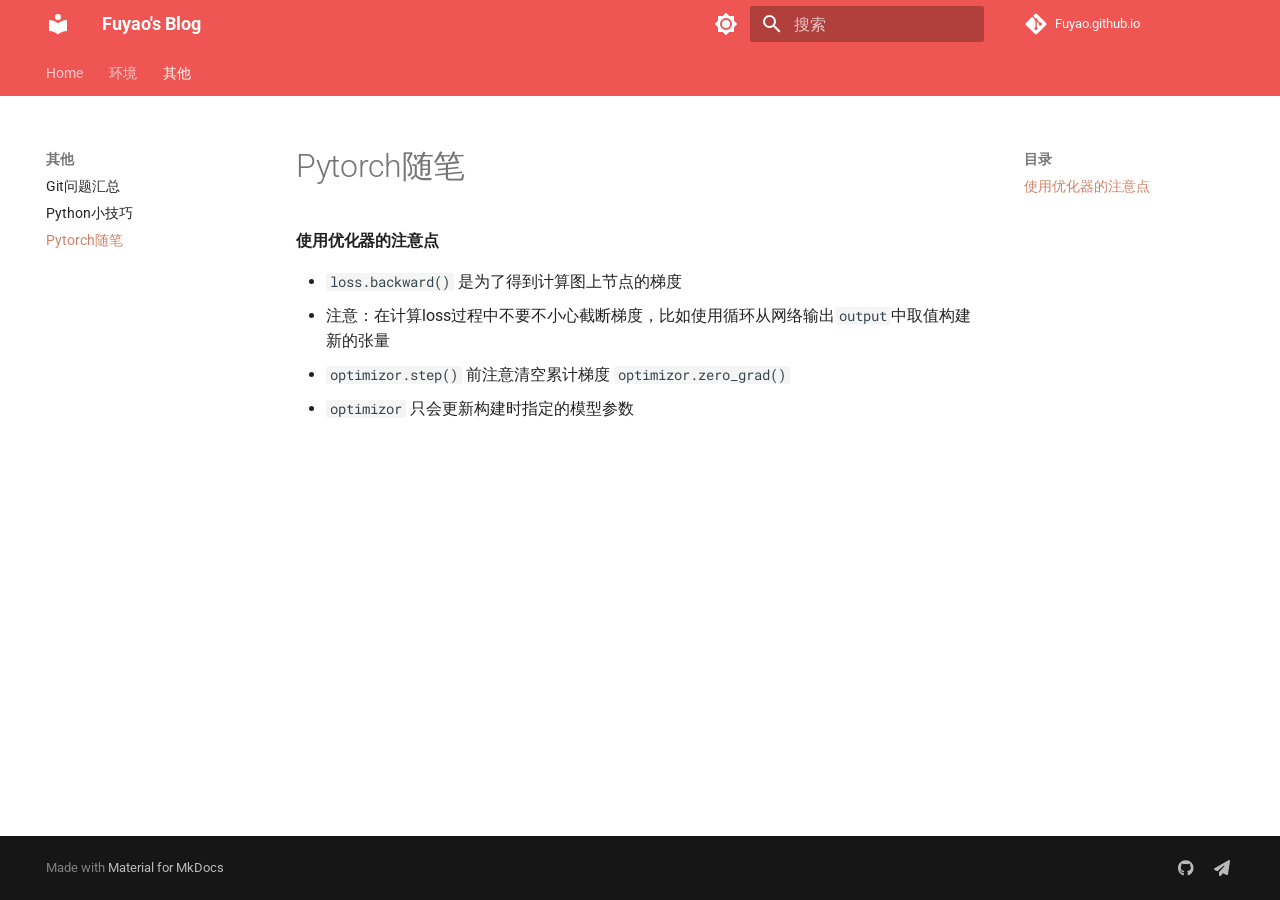
<file: 其他/Pytorch/index.html>
<!doctype html>
<html lang="zh" class="no-js">
  <head>
    
      <meta charset="utf-8">
      <meta name="viewport" content="width=device-width,initial-scale=1">
      
      
      
      
        <link rel="prev" href="../python/">
      
      
      <link rel="icon" href="../../assets/images/favicon.png">
      <meta name="generator" content="mkdocs-1.4.3, mkdocs-material-9.1.14">
    
    
      
        <title>Pytorch随笔 - Fuyao's Blog</title>
      
    
    
      <link rel="stylesheet" href="../../assets/stylesheets/main.85bb2934.min.css">
      
        
        <link rel="stylesheet" href="../../assets/stylesheets/palette.a6bdf11c.min.css">
      
      

    
    
    
      
        
        
        <link rel="preconnect" href="https://fonts.gstatic.com" crossorigin>
        <link rel="stylesheet" href="https://fonts.googleapis.com/css?family=Roboto:300,300i,400,400i,700,700i%7CRoboto+Mono:400,400i,700,700i&display=fallback">
        <style>:root{--md-text-font:"Roboto";--md-code-font:"Roboto Mono"}</style>
      
    
    
      <link rel="stylesheet" href="../../stylesheets/extra.css">
    
    <script>__md_scope=new URL("../..",location),__md_hash=e=>[...e].reduce((e,_)=>(e<<5)-e+_.charCodeAt(0),0),__md_get=(e,_=localStorage,t=__md_scope)=>JSON.parse(_.getItem(t.pathname+"."+e)),__md_set=(e,_,t=localStorage,a=__md_scope)=>{try{t.setItem(a.pathname+"."+e,JSON.stringify(_))}catch(e){}}</script>
    
      

    
    
    
  </head>
  
  
    
    
      
    
    
    
    
    <body dir="ltr" data-md-color-scheme="custom" data-md-color-primary="red" data-md-color-accent="red">
  
    
    
      <script>var palette=__md_get("__palette");if(palette&&"object"==typeof palette.color)for(var key of Object.keys(palette.color))document.body.setAttribute("data-md-color-"+key,palette.color[key])</script>
    
    <input class="md-toggle" data-md-toggle="drawer" type="checkbox" id="__drawer" autocomplete="off">
    <input class="md-toggle" data-md-toggle="search" type="checkbox" id="__search" autocomplete="off">
    <label class="md-overlay" for="__drawer"></label>
    <div data-md-component="skip">
      
        
        <a href="#_1" class="md-skip">
          跳转至
        </a>
      
    </div>
    <div data-md-component="announce">
      
    </div>
    
    
      

<header class="md-header" data-md-component="header">
  <nav class="md-header__inner md-grid" aria-label="页眉">
    <a href="../.." title="Fuyao&#39;s Blog" class="md-header__button md-logo" aria-label="Fuyao's Blog" data-md-component="logo">
      
  
  <svg xmlns="http://www.w3.org/2000/svg" viewBox="0 0 24 24"><path d="M12 8a3 3 0 0 0 3-3 3 3 0 0 0-3-3 3 3 0 0 0-3 3 3 3 0 0 0 3 3m0 3.54C9.64 9.35 6.5 8 3 8v11c3.5 0 6.64 1.35 9 3.54 2.36-2.19 5.5-3.54 9-3.54V8c-3.5 0-6.64 1.35-9 3.54Z"/></svg>

    </a>
    <label class="md-header__button md-icon" for="__drawer">
      <svg xmlns="http://www.w3.org/2000/svg" viewBox="0 0 24 24"><path d="M3 6h18v2H3V6m0 5h18v2H3v-2m0 5h18v2H3v-2Z"/></svg>
    </label>
    <div class="md-header__title" data-md-component="header-title">
      <div class="md-header__ellipsis">
        <div class="md-header__topic">
          <span class="md-ellipsis">
            Fuyao's Blog
          </span>
        </div>
        <div class="md-header__topic" data-md-component="header-topic">
          <span class="md-ellipsis">
            
              Pytorch随笔
            
          </span>
        </div>
      </div>
    </div>
    
      
        <form class="md-header__option" data-md-component="palette">
          
            
            
            
            <input class="md-option" data-md-color-media="" data-md-color-scheme="custom" data-md-color-primary="red" data-md-color-accent="red"  aria-label="Switch to light mode"  type="radio" name="__palette" id="__palette_1">
            
              <label class="md-header__button md-icon" title="Switch to light mode" for="__palette_2" hidden>
                <svg xmlns="http://www.w3.org/2000/svg" viewBox="0 0 24 24"><path d="M12 8a4 4 0 0 0-4 4 4 4 0 0 0 4 4 4 4 0 0 0 4-4 4 4 0 0 0-4-4m0 10a6 6 0 0 1-6-6 6 6 0 0 1 6-6 6 6 0 0 1 6 6 6 6 0 0 1-6 6m8-9.31V4h-4.69L12 .69 8.69 4H4v4.69L.69 12 4 15.31V20h4.69L12 23.31 15.31 20H20v-4.69L23.31 12 20 8.69Z"/></svg>
              </label>
            
          
            
            
            
            <input class="md-option" data-md-color-media="" data-md-color-scheme="slate" data-md-color-primary="red" data-md-color-accent="red"  aria-label="Switch to dark mode"  type="radio" name="__palette" id="__palette_2">
            
              <label class="md-header__button md-icon" title="Switch to dark mode" for="__palette_1" hidden>
                <svg xmlns="http://www.w3.org/2000/svg" viewBox="0 0 24 24"><path d="M12 18c-.89 0-1.74-.2-2.5-.55C11.56 16.5 13 14.42 13 12c0-2.42-1.44-4.5-3.5-5.45C10.26 6.2 11.11 6 12 6a6 6 0 0 1 6 6 6 6 0 0 1-6 6m8-9.31V4h-4.69L12 .69 8.69 4H4v4.69L.69 12 4 15.31V20h4.69L12 23.31 15.31 20H20v-4.69L23.31 12 20 8.69Z"/></svg>
              </label>
            
          
        </form>
      
    
    
    
      <label class="md-header__button md-icon" for="__search">
        <svg xmlns="http://www.w3.org/2000/svg" viewBox="0 0 24 24"><path d="M9.5 3A6.5 6.5 0 0 1 16 9.5c0 1.61-.59 3.09-1.56 4.23l.27.27h.79l5 5-1.5 1.5-5-5v-.79l-.27-.27A6.516 6.516 0 0 1 9.5 16 6.5 6.5 0 0 1 3 9.5 6.5 6.5 0 0 1 9.5 3m0 2C7 5 5 7 5 9.5S7 14 9.5 14 14 12 14 9.5 12 5 9.5 5Z"/></svg>
      </label>
      <div class="md-search" data-md-component="search" role="dialog">
  <label class="md-search__overlay" for="__search"></label>
  <div class="md-search__inner" role="search">
    <form class="md-search__form" name="search">
      <input type="text" class="md-search__input" name="query" aria-label="搜索" placeholder="搜索" autocapitalize="off" autocorrect="off" autocomplete="off" spellcheck="false" data-md-component="search-query" required>
      <label class="md-search__icon md-icon" for="__search">
        <svg xmlns="http://www.w3.org/2000/svg" viewBox="0 0 24 24"><path d="M9.5 3A6.5 6.5 0 0 1 16 9.5c0 1.61-.59 3.09-1.56 4.23l.27.27h.79l5 5-1.5 1.5-5-5v-.79l-.27-.27A6.516 6.516 0 0 1 9.5 16 6.5 6.5 0 0 1 3 9.5 6.5 6.5 0 0 1 9.5 3m0 2C7 5 5 7 5 9.5S7 14 9.5 14 14 12 14 9.5 12 5 9.5 5Z"/></svg>
        <svg xmlns="http://www.w3.org/2000/svg" viewBox="0 0 24 24"><path d="M20 11v2H8l5.5 5.5-1.42 1.42L4.16 12l7.92-7.92L13.5 5.5 8 11h12Z"/></svg>
      </label>
      <nav class="md-search__options" aria-label="查找">
        
        <button type="reset" class="md-search__icon md-icon" title="清空当前内容" aria-label="清空当前内容" tabindex="-1">
          <svg xmlns="http://www.w3.org/2000/svg" viewBox="0 0 24 24"><path d="M19 6.41 17.59 5 12 10.59 6.41 5 5 6.41 10.59 12 5 17.59 6.41 19 12 13.41 17.59 19 19 17.59 13.41 12 19 6.41Z"/></svg>
        </button>
      </nav>
      
    </form>
    <div class="md-search__output">
      <div class="md-search__scrollwrap" data-md-scrollfix>
        <div class="md-search-result" data-md-component="search-result">
          <div class="md-search-result__meta">
            正在初始化搜索引擎
          </div>
          <ol class="md-search-result__list" role="presentation"></ol>
        </div>
      </div>
    </div>
  </div>
</div>
    
    
      <div class="md-header__source">
        <a href="https://github.com/Fuyao233/Fuyao.github.io" title="前往仓库" class="md-source" data-md-component="source">
  <div class="md-source__icon md-icon">
    
    <svg xmlns="http://www.w3.org/2000/svg" viewBox="0 0 448 512"><!--! Font Awesome Free 6.4.0 by @fontawesome - https://fontawesome.com License - https://fontawesome.com/license/free (Icons: CC BY 4.0, Fonts: SIL OFL 1.1, Code: MIT License) Copyright 2023 Fonticons, Inc.--><path d="M439.55 236.05 244 40.45a28.87 28.87 0 0 0-40.81 0l-40.66 40.63 51.52 51.52c27.06-9.14 52.68 16.77 43.39 43.68l49.66 49.66c34.23-11.8 61.18 31 35.47 56.69-26.49 26.49-70.21-2.87-56-37.34L240.22 199v121.85c25.3 12.54 22.26 41.85 9.08 55a34.34 34.34 0 0 1-48.55 0c-17.57-17.6-11.07-46.91 11.25-56v-123c-20.8-8.51-24.6-30.74-18.64-45L142.57 101 8.45 235.14a28.86 28.86 0 0 0 0 40.81l195.61 195.6a28.86 28.86 0 0 0 40.8 0l194.69-194.69a28.86 28.86 0 0 0 0-40.81z"/></svg>
  </div>
  <div class="md-source__repository">
    Fuyao.github.io
  </div>
</a>
      </div>
    
  </nav>
  
</header>
    
    <div class="md-container" data-md-component="container">
      
      
        
          
            
<nav class="md-tabs" aria-label="标签" data-md-component="tabs">
  <div class="md-grid">
    <ul class="md-tabs__list">
      
        
  
  


  <li class="md-tabs__item">
    <a href="../.." class="md-tabs__link">
      Home
    </a>
  </li>

      
        
  
  


  
  
  
    <li class="md-tabs__item">
      <a href="../../%E7%8E%AF%E5%A2%83/gecode%E5%AE%89%E8%A3%85/" class="md-tabs__link">
        环境
      </a>
    </li>
  

      
        
  
  
    
  


  
  
  
    <li class="md-tabs__item">
      <a href="../../%E7%8E%AF%E5%A2%83/git%E9%97%AE%E9%A2%98%E6%B1%87%E6%80%BB/" class="md-tabs__link md-tabs__link--active">
        其他
      </a>
    </li>
  

      
    </ul>
  </div>
</nav>
          
        
      
      <main class="md-main" data-md-component="main">
        <div class="md-main__inner md-grid">
          
            
              
              <div class="md-sidebar md-sidebar--primary" data-md-component="sidebar" data-md-type="navigation" >
                <div class="md-sidebar__scrollwrap">
                  <div class="md-sidebar__inner">
                    

  


<nav class="md-nav md-nav--primary md-nav--lifted" aria-label="导航栏" data-md-level="0">
  <label class="md-nav__title" for="__drawer">
    <a href="../.." title="Fuyao&#39;s Blog" class="md-nav__button md-logo" aria-label="Fuyao's Blog" data-md-component="logo">
      
  
  <svg xmlns="http://www.w3.org/2000/svg" viewBox="0 0 24 24"><path d="M12 8a3 3 0 0 0 3-3 3 3 0 0 0-3-3 3 3 0 0 0-3 3 3 3 0 0 0 3 3m0 3.54C9.64 9.35 6.5 8 3 8v11c3.5 0 6.64 1.35 9 3.54 2.36-2.19 5.5-3.54 9-3.54V8c-3.5 0-6.64 1.35-9 3.54Z"/></svg>

    </a>
    Fuyao's Blog
  </label>
  
    <div class="md-nav__source">
      <a href="https://github.com/Fuyao233/Fuyao.github.io" title="前往仓库" class="md-source" data-md-component="source">
  <div class="md-source__icon md-icon">
    
    <svg xmlns="http://www.w3.org/2000/svg" viewBox="0 0 448 512"><!--! Font Awesome Free 6.4.0 by @fontawesome - https://fontawesome.com License - https://fontawesome.com/license/free (Icons: CC BY 4.0, Fonts: SIL OFL 1.1, Code: MIT License) Copyright 2023 Fonticons, Inc.--><path d="M439.55 236.05 244 40.45a28.87 28.87 0 0 0-40.81 0l-40.66 40.63 51.52 51.52c27.06-9.14 52.68 16.77 43.39 43.68l49.66 49.66c34.23-11.8 61.18 31 35.47 56.69-26.49 26.49-70.21-2.87-56-37.34L240.22 199v121.85c25.3 12.54 22.26 41.85 9.08 55a34.34 34.34 0 0 1-48.55 0c-17.57-17.6-11.07-46.91 11.25-56v-123c-20.8-8.51-24.6-30.74-18.64-45L142.57 101 8.45 235.14a28.86 28.86 0 0 0 0 40.81l195.61 195.6a28.86 28.86 0 0 0 40.8 0l194.69-194.69a28.86 28.86 0 0 0 0-40.81z"/></svg>
  </div>
  <div class="md-source__repository">
    Fuyao.github.io
  </div>
</a>
    </div>
  
  <ul class="md-nav__list" data-md-scrollfix>
    
      
      
      

  
  
  
    <li class="md-nav__item">
      <a href="../.." class="md-nav__link">
        Home
      </a>
    </li>
  

    
      
      
      

  
  
  
    
    <li class="md-nav__item md-nav__item--nested">
      
      
      
      
        
      
      <input class="md-nav__toggle md-toggle md-toggle--indeterminate" type="checkbox" id="__nav_2" >
      
      
      
        <label class="md-nav__link" for="__nav_2" id="__nav_2_label" tabindex="0">
          环境
          <span class="md-nav__icon md-icon"></span>
        </label>
      
      <nav class="md-nav" data-md-level="1" aria-labelledby="__nav_2_label" aria-expanded="false">
        <label class="md-nav__title" for="__nav_2">
          <span class="md-nav__icon md-icon"></span>
          环境
        </label>
        <ul class="md-nav__list" data-md-scrollfix>
          
            
              
  
  
  
    <li class="md-nav__item">
      <a href="../../%E7%8E%AF%E5%A2%83/gecode%E5%AE%89%E8%A3%85/" class="md-nav__link">
        Linux下安装Gecode
      </a>
    </li>
  

            
          
            
              
  
  
  
    <li class="md-nav__item">
      <a href="../../%E7%8E%AF%E5%A2%83/linux%E5%AE%89%E8%A3%85matlab/" class="md-nav__link">
        Linux下安装Matlab
      </a>
    </li>
  

            
          
            
              
  
  
  
    <li class="md-nav__item">
      <a href="../../%E7%8E%AF%E5%A2%83/%E6%97%A0root%E6%9D%83%E9%99%90%E5%AE%89%E8%A3%85cmake/" class="md-nav__link">
        无root权限安装cmake
      </a>
    </li>
  

            
          
        </ul>
      </nav>
    </li>
  

    
      
      
      

  
  
    
  
  
    
    <li class="md-nav__item md-nav__item--active md-nav__item--nested">
      
      
      
      
      <input class="md-nav__toggle md-toggle " type="checkbox" id="__nav_3" checked>
      
      
      
        <label class="md-nav__link" for="__nav_3" id="__nav_3_label" tabindex="0">
          其他
          <span class="md-nav__icon md-icon"></span>
        </label>
      
      <nav class="md-nav" data-md-level="1" aria-labelledby="__nav_3_label" aria-expanded="true">
        <label class="md-nav__title" for="__nav_3">
          <span class="md-nav__icon md-icon"></span>
          其他
        </label>
        <ul class="md-nav__list" data-md-scrollfix>
          
            
              
  
  
  
    <li class="md-nav__item">
      <a href="../../%E7%8E%AF%E5%A2%83/git%E9%97%AE%E9%A2%98%E6%B1%87%E6%80%BB/" class="md-nav__link">
        Git问题汇总
      </a>
    </li>
  

            
          
            
              
  
  
  
    <li class="md-nav__item">
      <a href="../python/" class="md-nav__link">
        Python小技巧
      </a>
    </li>
  

            
          
            
              
  
  
    
  
  
    <li class="md-nav__item md-nav__item--active">
      
      <input class="md-nav__toggle md-toggle" type="checkbox" id="__toc">
      
      
      
        <label class="md-nav__link md-nav__link--active" for="__toc">
          Pytorch随笔
          <span class="md-nav__icon md-icon"></span>
        </label>
      
      <a href="./" class="md-nav__link md-nav__link--active">
        Pytorch随笔
      </a>
      
        

<nav class="md-nav md-nav--secondary" aria-label="目录">
  
  
  
  
    <label class="md-nav__title" for="__toc">
      <span class="md-nav__icon md-icon"></span>
      目录
    </label>
    <ul class="md-nav__list" data-md-component="toc" data-md-scrollfix>
      
        <li class="md-nav__item">
  <a href="#_1" class="md-nav__link">
    使用优化器的注意点
  </a>
  
</li>
      
    </ul>
  
</nav>
      
    </li>
  

            
          
        </ul>
      </nav>
    </li>
  

    
  </ul>
</nav>
                  </div>
                </div>
              </div>
            
            
              
              <div class="md-sidebar md-sidebar--secondary" data-md-component="sidebar" data-md-type="toc" >
                <div class="md-sidebar__scrollwrap">
                  <div class="md-sidebar__inner">
                    

<nav class="md-nav md-nav--secondary" aria-label="目录">
  
  
  
  
    <label class="md-nav__title" for="__toc">
      <span class="md-nav__icon md-icon"></span>
      目录
    </label>
    <ul class="md-nav__list" data-md-component="toc" data-md-scrollfix>
      
        <li class="md-nav__item">
  <a href="#_1" class="md-nav__link">
    使用优化器的注意点
  </a>
  
</li>
      
    </ul>
  
</nav>
                  </div>
                </div>
              </div>
            
          
          
            <div class="md-content" data-md-component="content">
              <article class="md-content__inner md-typeset">
                
                  

  
  


  <h1>Pytorch随笔</h1>

<h4 id="_1">使用优化器的注意点<a class="headerlink" href="#_1" title="Permanent link">&para;</a></h4>
<ul>
<li><code>loss.backward()</code> 是为了得到计算图上节点的梯度</li>
<li>注意：在计算loss过程中不要不小心截断梯度，比如使用循环从网络输出<code>output</code>中取值构建新的张量</li>
<li><code>optimizor.step()</code> 前注意清空累计梯度 <code>optimizor.zero_grad()</code></li>
<li><code>optimizor</code> 只会更新构建时指定的模型参数</li>
</ul>





                
              </article>
            </div>
          
          
        </div>
        
          <button type="button" class="md-top md-icon" data-md-component="top" hidden>
            <svg xmlns="http://www.w3.org/2000/svg" viewBox="0 0 24 24"><path d="M13 20h-2V8l-5.5 5.5-1.42-1.42L12 4.16l7.92 7.92-1.42 1.42L13 8v12Z"/></svg>
            回到页面顶部
          </button>
        
      </main>
      
        <footer class="md-footer">
  
  <div class="md-footer-meta md-typeset">
    <div class="md-footer-meta__inner md-grid">
      <div class="md-copyright">
  
  
    Made with
    <a href="https://squidfunk.github.io/mkdocs-material/" target="_blank" rel="noopener">
      Material for MkDocs
    </a>
  
</div>
      
        <div class="md-social">
  
    
    
    
    
    <a href="https://github.com/Fuyao233" target="_blank" rel="noopener" title="My Github" class="md-social__link">
      <svg xmlns="http://www.w3.org/2000/svg" viewBox="0 0 496 512"><!--! Font Awesome Free 6.4.0 by @fontawesome - https://fontawesome.com License - https://fontawesome.com/license/free (Icons: CC BY 4.0, Fonts: SIL OFL 1.1, Code: MIT License) Copyright 2023 Fonticons, Inc.--><path d="M165.9 397.4c0 2-2.3 3.6-5.2 3.6-3.3.3-5.6-1.3-5.6-3.6 0-2 2.3-3.6 5.2-3.6 3-.3 5.6 1.3 5.6 3.6zm-31.1-4.5c-.7 2 1.3 4.3 4.3 4.9 2.6 1 5.6 0 6.2-2s-1.3-4.3-4.3-5.2c-2.6-.7-5.5.3-6.2 2.3zm44.2-1.7c-2.9.7-4.9 2.6-4.6 4.9.3 2 2.9 3.3 5.9 2.6 2.9-.7 4.9-2.6 4.6-4.6-.3-1.9-3-3.2-5.9-2.9zM244.8 8C106.1 8 0 113.3 0 252c0 110.9 69.8 205.8 169.5 239.2 12.8 2.3 17.3-5.6 17.3-12.1 0-6.2-.3-40.4-.3-61.4 0 0-70 15-84.7-29.8 0 0-11.4-29.1-27.8-36.6 0 0-22.9-15.7 1.6-15.4 0 0 24.9 2 38.6 25.8 21.9 38.6 58.6 27.5 72.9 20.9 2.3-16 8.8-27.1 16-33.7-55.9-6.2-112.3-14.3-112.3-110.5 0-27.5 7.6-41.3 23.6-58.9-2.6-6.5-11.1-33.3 2.6-67.9 20.9-6.5 69 27 69 27 20-5.6 41.5-8.5 62.8-8.5s42.8 2.9 62.8 8.5c0 0 48.1-33.6 69-27 13.7 34.7 5.2 61.4 2.6 67.9 16 17.7 25.8 31.5 25.8 58.9 0 96.5-58.9 104.2-114.8 110.5 9.2 7.9 17 22.9 17 46.4 0 33.7-.3 75.4-.3 83.6 0 6.5 4.6 14.4 17.3 12.1C428.2 457.8 496 362.9 496 252 496 113.3 383.5 8 244.8 8zM97.2 352.9c-1.3 1-1 3.3.7 5.2 1.6 1.6 3.9 2.3 5.2 1 1.3-1 1-3.3-.7-5.2-1.6-1.6-3.9-2.3-5.2-1zm-10.8-8.1c-.7 1.3.3 2.9 2.3 3.9 1.6 1 3.6.7 4.3-.7.7-1.3-.3-2.9-2.3-3.9-2-.6-3.6-.3-4.3.7zm32.4 35.6c-1.6 1.3-1 4.3 1.3 6.2 2.3 2.3 5.2 2.6 6.5 1 1.3-1.3.7-4.3-1.3-6.2-2.2-2.3-5.2-2.6-6.5-1zm-11.4-14.7c-1.6 1-1.6 3.6 0 5.9 1.6 2.3 4.3 3.3 5.6 2.3 1.6-1.3 1.6-3.9 0-6.2-1.4-2.3-4-3.3-5.6-2z"/></svg>
    </a>
  
    
    
    
    
    <a href="mailto:yinghaocai@foxmail.com" target="_blank" rel="noopener" title="My Email" class="md-social__link">
      <svg xmlns="http://www.w3.org/2000/svg" viewBox="0 0 512 512"><!--! Font Awesome Free 6.4.0 by @fontawesome - https://fontawesome.com License - https://fontawesome.com/license/free (Icons: CC BY 4.0, Fonts: SIL OFL 1.1, Code: MIT License) Copyright 2023 Fonticons, Inc.--><path d="M498.1 5.6c10.1 7 15.4 19.1 13.5 31.2l-64 416c-1.5 9.7-7.4 18.2-16 23s-18.9 5.4-28 1.6L284 427.7l-68.5 74.1c-8.9 9.7-22.9 12.9-35.2 8.1S160 493.2 160 480v-83.6c0-4 1.5-7.8 4.2-10.7l167.6-182.9c5.8-6.3 5.6-16-.4-22s-15.7-6.4-22-.7L106 360.8l-88.3-44.2C7.1 311.3.3 300.7 0 288.9s5.9-22.8 16.1-28.7l448-256c10.7-6.1 23.9-5.5 34 1.4z"/></svg>
    </a>
  
</div>
      
    </div>
  </div>
</footer>
      
    </div>
    <div class="md-dialog" data-md-component="dialog">
      <div class="md-dialog__inner md-typeset"></div>
    </div>
    
    <script id="__config" type="application/json">{"base": "../..", "features": ["navigation.instant", "navigation.tracking", "navigation.tabs", "navigation.expand", "navigation.top", "toc.follow"], "search": "../../assets/javascripts/workers/search.208ed371.min.js", "translations": {"clipboard.copied": "\u5df2\u590d\u5236", "clipboard.copy": "\u590d\u5236", "search.result.more.one": "\u5728\u8be5\u9875\u4e0a\u8fd8\u6709 1 \u4e2a\u7b26\u5408\u6761\u4ef6\u7684\u7ed3\u679c", "search.result.more.other": "\u5728\u8be5\u9875\u4e0a\u8fd8\u6709 # \u4e2a\u7b26\u5408\u6761\u4ef6\u7684\u7ed3\u679c", "search.result.none": "\u6ca1\u6709\u627e\u5230\u7b26\u5408\u6761\u4ef6\u7684\u7ed3\u679c", "search.result.one": "\u627e\u5230 1 \u4e2a\u7b26\u5408\u6761\u4ef6\u7684\u7ed3\u679c", "search.result.other": "# \u4e2a\u7b26\u5408\u6761\u4ef6\u7684\u7ed3\u679c", "search.result.placeholder": "\u952e\u5165\u4ee5\u5f00\u59cb\u641c\u7d22", "search.result.term.missing": "\u7f3a\u5c11", "select.version": "\u9009\u62e9\u5f53\u524d\u7248\u672c"}}</script>
    
    
      <script src="../../assets/javascripts/bundle.b4d07000.min.js"></script>
      
    
  </body>
</html>
</file>
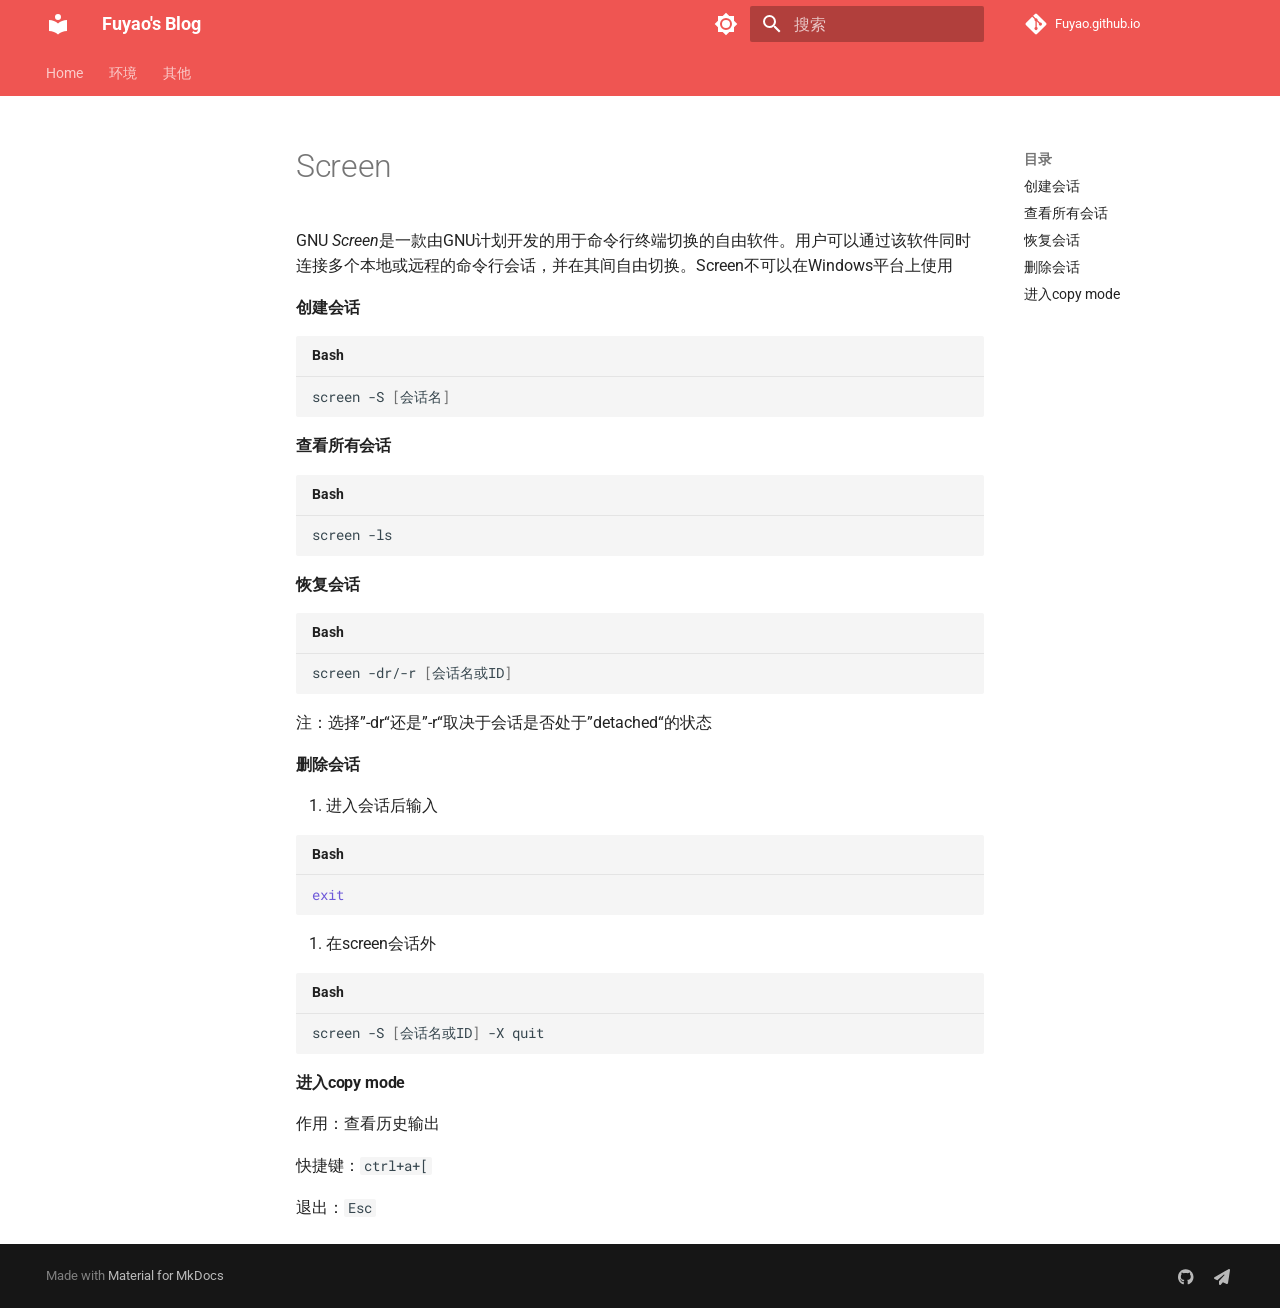
<file: 其他/screen/index.html>
<!doctype html>
<html lang="zh" class="no-js">
  <head>
    
      <meta charset="utf-8">
      <meta name="viewport" content="width=device-width,initial-scale=1">
      
      
      
      
      
      <link rel="icon" href="../../assets/images/favicon.png">
      <meta name="generator" content="mkdocs-1.4.3, mkdocs-material-9.1.14">
    
    
      
        <title>Screen - Fuyao's Blog</title>
      
    
    
      <link rel="stylesheet" href="../../assets/stylesheets/main.85bb2934.min.css">
      
        
        <link rel="stylesheet" href="../../assets/stylesheets/palette.a6bdf11c.min.css">
      
      

    
    
    
      
        
        
        <link rel="preconnect" href="https://fonts.gstatic.com" crossorigin>
        <link rel="stylesheet" href="https://fonts.googleapis.com/css?family=Roboto:300,300i,400,400i,700,700i%7CRoboto+Mono:400,400i,700,700i&display=fallback">
        <style>:root{--md-text-font:"Roboto";--md-code-font:"Roboto Mono"}</style>
      
    
    
      <link rel="stylesheet" href="../../stylesheets/extra.css">
    
    <script>__md_scope=new URL("../..",location),__md_hash=e=>[...e].reduce((e,_)=>(e<<5)-e+_.charCodeAt(0),0),__md_get=(e,_=localStorage,t=__md_scope)=>JSON.parse(_.getItem(t.pathname+"."+e)),__md_set=(e,_,t=localStorage,a=__md_scope)=>{try{t.setItem(a.pathname+"."+e,JSON.stringify(_))}catch(e){}}</script>
    
      

    
    
    
  </head>
  
  
    
    
      
    
    
    
    
    <body dir="ltr" data-md-color-scheme="custom" data-md-color-primary="red" data-md-color-accent="red">
  
    
    
      <script>var palette=__md_get("__palette");if(palette&&"object"==typeof palette.color)for(var key of Object.keys(palette.color))document.body.setAttribute("data-md-color-"+key,palette.color[key])</script>
    
    <input class="md-toggle" data-md-toggle="drawer" type="checkbox" id="__drawer" autocomplete="off">
    <input class="md-toggle" data-md-toggle="search" type="checkbox" id="__search" autocomplete="off">
    <label class="md-overlay" for="__drawer"></label>
    <div data-md-component="skip">
      
        
        <a href="#_1" class="md-skip">
          跳转至
        </a>
      
    </div>
    <div data-md-component="announce">
      
    </div>
    
    
      

<header class="md-header" data-md-component="header">
  <nav class="md-header__inner md-grid" aria-label="页眉">
    <a href="../.." title="Fuyao&#39;s Blog" class="md-header__button md-logo" aria-label="Fuyao's Blog" data-md-component="logo">
      
  
  <svg xmlns="http://www.w3.org/2000/svg" viewBox="0 0 24 24"><path d="M12 8a3 3 0 0 0 3-3 3 3 0 0 0-3-3 3 3 0 0 0-3 3 3 3 0 0 0 3 3m0 3.54C9.64 9.35 6.5 8 3 8v11c3.5 0 6.64 1.35 9 3.54 2.36-2.19 5.5-3.54 9-3.54V8c-3.5 0-6.64 1.35-9 3.54Z"/></svg>

    </a>
    <label class="md-header__button md-icon" for="__drawer">
      <svg xmlns="http://www.w3.org/2000/svg" viewBox="0 0 24 24"><path d="M3 6h18v2H3V6m0 5h18v2H3v-2m0 5h18v2H3v-2Z"/></svg>
    </label>
    <div class="md-header__title" data-md-component="header-title">
      <div class="md-header__ellipsis">
        <div class="md-header__topic">
          <span class="md-ellipsis">
            Fuyao's Blog
          </span>
        </div>
        <div class="md-header__topic" data-md-component="header-topic">
          <span class="md-ellipsis">
            
              Screen
            
          </span>
        </div>
      </div>
    </div>
    
      
        <form class="md-header__option" data-md-component="palette">
          
            
            
            
            <input class="md-option" data-md-color-media="" data-md-color-scheme="custom" data-md-color-primary="red" data-md-color-accent="red"  aria-label="Switch to light mode"  type="radio" name="__palette" id="__palette_1">
            
              <label class="md-header__button md-icon" title="Switch to light mode" for="__palette_2" hidden>
                <svg xmlns="http://www.w3.org/2000/svg" viewBox="0 0 24 24"><path d="M12 8a4 4 0 0 0-4 4 4 4 0 0 0 4 4 4 4 0 0 0 4-4 4 4 0 0 0-4-4m0 10a6 6 0 0 1-6-6 6 6 0 0 1 6-6 6 6 0 0 1 6 6 6 6 0 0 1-6 6m8-9.31V4h-4.69L12 .69 8.69 4H4v4.69L.69 12 4 15.31V20h4.69L12 23.31 15.31 20H20v-4.69L23.31 12 20 8.69Z"/></svg>
              </label>
            
          
            
            
            
            <input class="md-option" data-md-color-media="" data-md-color-scheme="slate" data-md-color-primary="red" data-md-color-accent="red"  aria-label="Switch to dark mode"  type="radio" name="__palette" id="__palette_2">
            
              <label class="md-header__button md-icon" title="Switch to dark mode" for="__palette_1" hidden>
                <svg xmlns="http://www.w3.org/2000/svg" viewBox="0 0 24 24"><path d="M12 18c-.89 0-1.74-.2-2.5-.55C11.56 16.5 13 14.42 13 12c0-2.42-1.44-4.5-3.5-5.45C10.26 6.2 11.11 6 12 6a6 6 0 0 1 6 6 6 6 0 0 1-6 6m8-9.31V4h-4.69L12 .69 8.69 4H4v4.69L.69 12 4 15.31V20h4.69L12 23.31 15.31 20H20v-4.69L23.31 12 20 8.69Z"/></svg>
              </label>
            
          
        </form>
      
    
    
    
      <label class="md-header__button md-icon" for="__search">
        <svg xmlns="http://www.w3.org/2000/svg" viewBox="0 0 24 24"><path d="M9.5 3A6.5 6.5 0 0 1 16 9.5c0 1.61-.59 3.09-1.56 4.23l.27.27h.79l5 5-1.5 1.5-5-5v-.79l-.27-.27A6.516 6.516 0 0 1 9.5 16 6.5 6.5 0 0 1 3 9.5 6.5 6.5 0 0 1 9.5 3m0 2C7 5 5 7 5 9.5S7 14 9.5 14 14 12 14 9.5 12 5 9.5 5Z"/></svg>
      </label>
      <div class="md-search" data-md-component="search" role="dialog">
  <label class="md-search__overlay" for="__search"></label>
  <div class="md-search__inner" role="search">
    <form class="md-search__form" name="search">
      <input type="text" class="md-search__input" name="query" aria-label="搜索" placeholder="搜索" autocapitalize="off" autocorrect="off" autocomplete="off" spellcheck="false" data-md-component="search-query" required>
      <label class="md-search__icon md-icon" for="__search">
        <svg xmlns="http://www.w3.org/2000/svg" viewBox="0 0 24 24"><path d="M9.5 3A6.5 6.5 0 0 1 16 9.5c0 1.61-.59 3.09-1.56 4.23l.27.27h.79l5 5-1.5 1.5-5-5v-.79l-.27-.27A6.516 6.516 0 0 1 9.5 16 6.5 6.5 0 0 1 3 9.5 6.5 6.5 0 0 1 9.5 3m0 2C7 5 5 7 5 9.5S7 14 9.5 14 14 12 14 9.5 12 5 9.5 5Z"/></svg>
        <svg xmlns="http://www.w3.org/2000/svg" viewBox="0 0 24 24"><path d="M20 11v2H8l5.5 5.5-1.42 1.42L4.16 12l7.92-7.92L13.5 5.5 8 11h12Z"/></svg>
      </label>
      <nav class="md-search__options" aria-label="查找">
        
        <button type="reset" class="md-search__icon md-icon" title="清空当前内容" aria-label="清空当前内容" tabindex="-1">
          <svg xmlns="http://www.w3.org/2000/svg" viewBox="0 0 24 24"><path d="M19 6.41 17.59 5 12 10.59 6.41 5 5 6.41 10.59 12 5 17.59 6.41 19 12 13.41 17.59 19 19 17.59 13.41 12 19 6.41Z"/></svg>
        </button>
      </nav>
      
    </form>
    <div class="md-search__output">
      <div class="md-search__scrollwrap" data-md-scrollfix>
        <div class="md-search-result" data-md-component="search-result">
          <div class="md-search-result__meta">
            正在初始化搜索引擎
          </div>
          <ol class="md-search-result__list" role="presentation"></ol>
        </div>
      </div>
    </div>
  </div>
</div>
    
    
      <div class="md-header__source">
        <a href="https://github.com/Fuyao233/Fuyao.github.io" title="前往仓库" class="md-source" data-md-component="source">
  <div class="md-source__icon md-icon">
    
    <svg xmlns="http://www.w3.org/2000/svg" viewBox="0 0 448 512"><!--! Font Awesome Free 6.4.0 by @fontawesome - https://fontawesome.com License - https://fontawesome.com/license/free (Icons: CC BY 4.0, Fonts: SIL OFL 1.1, Code: MIT License) Copyright 2023 Fonticons, Inc.--><path d="M439.55 236.05 244 40.45a28.87 28.87 0 0 0-40.81 0l-40.66 40.63 51.52 51.52c27.06-9.14 52.68 16.77 43.39 43.68l49.66 49.66c34.23-11.8 61.18 31 35.47 56.69-26.49 26.49-70.21-2.87-56-37.34L240.22 199v121.85c25.3 12.54 22.26 41.85 9.08 55a34.34 34.34 0 0 1-48.55 0c-17.57-17.6-11.07-46.91 11.25-56v-123c-20.8-8.51-24.6-30.74-18.64-45L142.57 101 8.45 235.14a28.86 28.86 0 0 0 0 40.81l195.61 195.6a28.86 28.86 0 0 0 40.8 0l194.69-194.69a28.86 28.86 0 0 0 0-40.81z"/></svg>
  </div>
  <div class="md-source__repository">
    Fuyao.github.io
  </div>
</a>
      </div>
    
  </nav>
  
</header>
    
    <div class="md-container" data-md-component="container">
      
      
        
          
            
<nav class="md-tabs" aria-label="标签" data-md-component="tabs">
  <div class="md-grid">
    <ul class="md-tabs__list">
      
        
  
  


  <li class="md-tabs__item">
    <a href="../.." class="md-tabs__link">
      Home
    </a>
  </li>

      
        
  
  


  
  
  
    <li class="md-tabs__item">
      <a href="../../%E7%8E%AF%E5%A2%83/gecode%E5%AE%89%E8%A3%85/" class="md-tabs__link">
        环境
      </a>
    </li>
  

      
        
  
  


  
  
  
    <li class="md-tabs__item">
      <a href="../../%E7%8E%AF%E5%A2%83/git%E9%97%AE%E9%A2%98%E6%B1%87%E6%80%BB/" class="md-tabs__link">
        其他
      </a>
    </li>
  

      
    </ul>
  </div>
</nav>
          
        
      
      <main class="md-main" data-md-component="main">
        <div class="md-main__inner md-grid">
          
            
              
              <div class="md-sidebar md-sidebar--primary" data-md-component="sidebar" data-md-type="navigation" >
                <div class="md-sidebar__scrollwrap">
                  <div class="md-sidebar__inner">
                    

  


<nav class="md-nav md-nav--primary md-nav--lifted" aria-label="导航栏" data-md-level="0">
  <label class="md-nav__title" for="__drawer">
    <a href="../.." title="Fuyao&#39;s Blog" class="md-nav__button md-logo" aria-label="Fuyao's Blog" data-md-component="logo">
      
  
  <svg xmlns="http://www.w3.org/2000/svg" viewBox="0 0 24 24"><path d="M12 8a3 3 0 0 0 3-3 3 3 0 0 0-3-3 3 3 0 0 0-3 3 3 3 0 0 0 3 3m0 3.54C9.64 9.35 6.5 8 3 8v11c3.5 0 6.64 1.35 9 3.54 2.36-2.19 5.5-3.54 9-3.54V8c-3.5 0-6.64 1.35-9 3.54Z"/></svg>

    </a>
    Fuyao's Blog
  </label>
  
    <div class="md-nav__source">
      <a href="https://github.com/Fuyao233/Fuyao.github.io" title="前往仓库" class="md-source" data-md-component="source">
  <div class="md-source__icon md-icon">
    
    <svg xmlns="http://www.w3.org/2000/svg" viewBox="0 0 448 512"><!--! Font Awesome Free 6.4.0 by @fontawesome - https://fontawesome.com License - https://fontawesome.com/license/free (Icons: CC BY 4.0, Fonts: SIL OFL 1.1, Code: MIT License) Copyright 2023 Fonticons, Inc.--><path d="M439.55 236.05 244 40.45a28.87 28.87 0 0 0-40.81 0l-40.66 40.63 51.52 51.52c27.06-9.14 52.68 16.77 43.39 43.68l49.66 49.66c34.23-11.8 61.18 31 35.47 56.69-26.49 26.49-70.21-2.87-56-37.34L240.22 199v121.85c25.3 12.54 22.26 41.85 9.08 55a34.34 34.34 0 0 1-48.55 0c-17.57-17.6-11.07-46.91 11.25-56v-123c-20.8-8.51-24.6-30.74-18.64-45L142.57 101 8.45 235.14a28.86 28.86 0 0 0 0 40.81l195.61 195.6a28.86 28.86 0 0 0 40.8 0l194.69-194.69a28.86 28.86 0 0 0 0-40.81z"/></svg>
  </div>
  <div class="md-source__repository">
    Fuyao.github.io
  </div>
</a>
    </div>
  
  <ul class="md-nav__list" data-md-scrollfix>
    
      
      
      

  
  
  
    <li class="md-nav__item">
      <a href="../.." class="md-nav__link">
        Home
      </a>
    </li>
  

    
      
      
      

  
  
  
    
    <li class="md-nav__item md-nav__item--nested">
      
      
      
      
        
      
      <input class="md-nav__toggle md-toggle md-toggle--indeterminate" type="checkbox" id="__nav_2" >
      
      
      
        <label class="md-nav__link" for="__nav_2" id="__nav_2_label" tabindex="0">
          环境
          <span class="md-nav__icon md-icon"></span>
        </label>
      
      <nav class="md-nav" data-md-level="1" aria-labelledby="__nav_2_label" aria-expanded="false">
        <label class="md-nav__title" for="__nav_2">
          <span class="md-nav__icon md-icon"></span>
          环境
        </label>
        <ul class="md-nav__list" data-md-scrollfix>
          
            
              
  
  
  
    <li class="md-nav__item">
      <a href="../../%E7%8E%AF%E5%A2%83/gecode%E5%AE%89%E8%A3%85/" class="md-nav__link">
        Linux下安装Gecode
      </a>
    </li>
  

            
          
            
              
  
  
  
    <li class="md-nav__item">
      <a href="../../%E7%8E%AF%E5%A2%83/linux%E5%AE%89%E8%A3%85matlab/" class="md-nav__link">
        Linux下安装Matlab
      </a>
    </li>
  

            
          
            
              
  
  
  
    <li class="md-nav__item">
      <a href="../../%E7%8E%AF%E5%A2%83/%E6%97%A0root%E6%9D%83%E9%99%90%E5%AE%89%E8%A3%85cmake/" class="md-nav__link">
        无root权限安装cmake
      </a>
    </li>
  

            
          
        </ul>
      </nav>
    </li>
  

    
      
      
      

  
  
  
    
    <li class="md-nav__item md-nav__item--nested">
      
      
      
      
        
      
      <input class="md-nav__toggle md-toggle md-toggle--indeterminate" type="checkbox" id="__nav_3" >
      
      
      
        <label class="md-nav__link" for="__nav_3" id="__nav_3_label" tabindex="0">
          其他
          <span class="md-nav__icon md-icon"></span>
        </label>
      
      <nav class="md-nav" data-md-level="1" aria-labelledby="__nav_3_label" aria-expanded="false">
        <label class="md-nav__title" for="__nav_3">
          <span class="md-nav__icon md-icon"></span>
          其他
        </label>
        <ul class="md-nav__list" data-md-scrollfix>
          
            
              
  
  
  
    <li class="md-nav__item">
      <a href="../../%E7%8E%AF%E5%A2%83/git%E9%97%AE%E9%A2%98%E6%B1%87%E6%80%BB/" class="md-nav__link">
        Git问题汇总
      </a>
    </li>
  

            
          
            
              
  
  
  
    <li class="md-nav__item">
      <a href="../python/" class="md-nav__link">
        Python小技巧
      </a>
    </li>
  

            
          
            
              
  
  
  
    <li class="md-nav__item">
      <a href="../Pytorch/" class="md-nav__link">
        Pytorch随笔
      </a>
    </li>
  

            
          
        </ul>
      </nav>
    </li>
  

    
  </ul>
</nav>
                  </div>
                </div>
              </div>
            
            
              
              <div class="md-sidebar md-sidebar--secondary" data-md-component="sidebar" data-md-type="toc" >
                <div class="md-sidebar__scrollwrap">
                  <div class="md-sidebar__inner">
                    

<nav class="md-nav md-nav--secondary" aria-label="目录">
  
  
  
  
    <label class="md-nav__title" for="__toc">
      <span class="md-nav__icon md-icon"></span>
      目录
    </label>
    <ul class="md-nav__list" data-md-component="toc" data-md-scrollfix>
      
        <li class="md-nav__item">
  <a href="#_1" class="md-nav__link">
    创建会话
  </a>
  
</li>
      
        <li class="md-nav__item">
  <a href="#_2" class="md-nav__link">
    查看所有会话
  </a>
  
</li>
      
        <li class="md-nav__item">
  <a href="#_3" class="md-nav__link">
    恢复会话
  </a>
  
</li>
      
        <li class="md-nav__item">
  <a href="#_4" class="md-nav__link">
    删除会话
  </a>
  
</li>
      
        <li class="md-nav__item">
  <a href="#copy-mode" class="md-nav__link">
    进入copy mode
  </a>
  
</li>
      
    </ul>
  
</nav>
                  </div>
                </div>
              </div>
            
          
          
            <div class="md-content" data-md-component="content">
              <article class="md-content__inner md-typeset">
                
                  

  
  


  <h1>Screen</h1>

<p>GNU <em>Screen</em>是一款由GNU计划开发的用于命令行终端切换的自由软件。用户可以通过该软件同时连接多个本地或远程的命令行会话，并在其间自由切换。Screen不可以在Windows平台上使用</p>
<h4 id="_1">创建会话<a class="headerlink" href="#_1" title="Permanent link">&para;</a></h4>
<div class="highlight"><span class="filename">Bash</span><pre><span></span><code>screen<span class="w"> </span>-S<span class="w"> </span><span class="o">[</span>会话名<span class="o">]</span>
</code></pre></div>
<h4 id="_2">查看所有会话<a class="headerlink" href="#_2" title="Permanent link">&para;</a></h4>
<div class="highlight"><span class="filename">Bash</span><pre><span></span><code>screen<span class="w"> </span>-ls
</code></pre></div>
<h4 id="_3">恢复会话<a class="headerlink" href="#_3" title="Permanent link">&para;</a></h4>
<div class="highlight"><span class="filename">Bash</span><pre><span></span><code>screen<span class="w"> </span>-dr/-r<span class="w"> </span><span class="o">[</span>会话名或ID<span class="o">]</span>
</code></pre></div>
<p>注：选择”-dr“还是”-r“取决于会话是否处于”detached“的状态</p>
<h4 id="_4">删除会话<a class="headerlink" href="#_4" title="Permanent link">&para;</a></h4>
<ol>
<li>进入会话后输入</li>
</ol>
<div class="highlight"><span class="filename">Bash</span><pre><span></span><code><span class="nb">exit</span>
</code></pre></div>
<ol>
<li>在screen会话外</li>
</ol>
<div class="highlight"><span class="filename">Bash</span><pre><span></span><code>screen<span class="w"> </span>-S<span class="w"> </span><span class="o">[</span>会话名或ID<span class="o">]</span><span class="w"> </span>-X<span class="w"> </span>quit
</code></pre></div>
<h4 id="copy-mode">进入copy mode<a class="headerlink" href="#copy-mode" title="Permanent link">&para;</a></h4>
<p>作用：查看历史输出</p>
<p>快捷键：<code>ctrl+a+[</code></p>
<p>退出：<code>Esc</code></p>





                
              </article>
            </div>
          
          
        </div>
        
          <button type="button" class="md-top md-icon" data-md-component="top" hidden>
            <svg xmlns="http://www.w3.org/2000/svg" viewBox="0 0 24 24"><path d="M13 20h-2V8l-5.5 5.5-1.42-1.42L12 4.16l7.92 7.92-1.42 1.42L13 8v12Z"/></svg>
            回到页面顶部
          </button>
        
      </main>
      
        <footer class="md-footer">
  
  <div class="md-footer-meta md-typeset">
    <div class="md-footer-meta__inner md-grid">
      <div class="md-copyright">
  
  
    Made with
    <a href="https://squidfunk.github.io/mkdocs-material/" target="_blank" rel="noopener">
      Material for MkDocs
    </a>
  
</div>
      
        <div class="md-social">
  
    
    
    
    
    <a href="https://github.com/Fuyao233" target="_blank" rel="noopener" title="My Github" class="md-social__link">
      <svg xmlns="http://www.w3.org/2000/svg" viewBox="0 0 496 512"><!--! Font Awesome Free 6.4.0 by @fontawesome - https://fontawesome.com License - https://fontawesome.com/license/free (Icons: CC BY 4.0, Fonts: SIL OFL 1.1, Code: MIT License) Copyright 2023 Fonticons, Inc.--><path d="M165.9 397.4c0 2-2.3 3.6-5.2 3.6-3.3.3-5.6-1.3-5.6-3.6 0-2 2.3-3.6 5.2-3.6 3-.3 5.6 1.3 5.6 3.6zm-31.1-4.5c-.7 2 1.3 4.3 4.3 4.9 2.6 1 5.6 0 6.2-2s-1.3-4.3-4.3-5.2c-2.6-.7-5.5.3-6.2 2.3zm44.2-1.7c-2.9.7-4.9 2.6-4.6 4.9.3 2 2.9 3.3 5.9 2.6 2.9-.7 4.9-2.6 4.6-4.6-.3-1.9-3-3.2-5.9-2.9zM244.8 8C106.1 8 0 113.3 0 252c0 110.9 69.8 205.8 169.5 239.2 12.8 2.3 17.3-5.6 17.3-12.1 0-6.2-.3-40.4-.3-61.4 0 0-70 15-84.7-29.8 0 0-11.4-29.1-27.8-36.6 0 0-22.9-15.7 1.6-15.4 0 0 24.9 2 38.6 25.8 21.9 38.6 58.6 27.5 72.9 20.9 2.3-16 8.8-27.1 16-33.7-55.9-6.2-112.3-14.3-112.3-110.5 0-27.5 7.6-41.3 23.6-58.9-2.6-6.5-11.1-33.3 2.6-67.9 20.9-6.5 69 27 69 27 20-5.6 41.5-8.5 62.8-8.5s42.8 2.9 62.8 8.5c0 0 48.1-33.6 69-27 13.7 34.7 5.2 61.4 2.6 67.9 16 17.7 25.8 31.5 25.8 58.9 0 96.5-58.9 104.2-114.8 110.5 9.2 7.9 17 22.9 17 46.4 0 33.7-.3 75.4-.3 83.6 0 6.5 4.6 14.4 17.3 12.1C428.2 457.8 496 362.9 496 252 496 113.3 383.5 8 244.8 8zM97.2 352.9c-1.3 1-1 3.3.7 5.2 1.6 1.6 3.9 2.3 5.2 1 1.3-1 1-3.3-.7-5.2-1.6-1.6-3.9-2.3-5.2-1zm-10.8-8.1c-.7 1.3.3 2.9 2.3 3.9 1.6 1 3.6.7 4.3-.7.7-1.3-.3-2.9-2.3-3.9-2-.6-3.6-.3-4.3.7zm32.4 35.6c-1.6 1.3-1 4.3 1.3 6.2 2.3 2.3 5.2 2.6 6.5 1 1.3-1.3.7-4.3-1.3-6.2-2.2-2.3-5.2-2.6-6.5-1zm-11.4-14.7c-1.6 1-1.6 3.6 0 5.9 1.6 2.3 4.3 3.3 5.6 2.3 1.6-1.3 1.6-3.9 0-6.2-1.4-2.3-4-3.3-5.6-2z"/></svg>
    </a>
  
    
    
    
    
    <a href="mailto:yinghaocai@foxmail.com" target="_blank" rel="noopener" title="My Email" class="md-social__link">
      <svg xmlns="http://www.w3.org/2000/svg" viewBox="0 0 512 512"><!--! Font Awesome Free 6.4.0 by @fontawesome - https://fontawesome.com License - https://fontawesome.com/license/free (Icons: CC BY 4.0, Fonts: SIL OFL 1.1, Code: MIT License) Copyright 2023 Fonticons, Inc.--><path d="M498.1 5.6c10.1 7 15.4 19.1 13.5 31.2l-64 416c-1.5 9.7-7.4 18.2-16 23s-18.9 5.4-28 1.6L284 427.7l-68.5 74.1c-8.9 9.7-22.9 12.9-35.2 8.1S160 493.2 160 480v-83.6c0-4 1.5-7.8 4.2-10.7l167.6-182.9c5.8-6.3 5.6-16-.4-22s-15.7-6.4-22-.7L106 360.8l-88.3-44.2C7.1 311.3.3 300.7 0 288.9s5.9-22.8 16.1-28.7l448-256c10.7-6.1 23.9-5.5 34 1.4z"/></svg>
    </a>
  
</div>
      
    </div>
  </div>
</footer>
      
    </div>
    <div class="md-dialog" data-md-component="dialog">
      <div class="md-dialog__inner md-typeset"></div>
    </div>
    
    <script id="__config" type="application/json">{"base": "../..", "features": ["navigation.instant", "navigation.tracking", "navigation.tabs", "navigation.expand", "navigation.top", "toc.follow"], "search": "../../assets/javascripts/workers/search.208ed371.min.js", "translations": {"clipboard.copied": "\u5df2\u590d\u5236", "clipboard.copy": "\u590d\u5236", "search.result.more.one": "\u5728\u8be5\u9875\u4e0a\u8fd8\u6709 1 \u4e2a\u7b26\u5408\u6761\u4ef6\u7684\u7ed3\u679c", "search.result.more.other": "\u5728\u8be5\u9875\u4e0a\u8fd8\u6709 # \u4e2a\u7b26\u5408\u6761\u4ef6\u7684\u7ed3\u679c", "search.result.none": "\u6ca1\u6709\u627e\u5230\u7b26\u5408\u6761\u4ef6\u7684\u7ed3\u679c", "search.result.one": "\u627e\u5230 1 \u4e2a\u7b26\u5408\u6761\u4ef6\u7684\u7ed3\u679c", "search.result.other": "# \u4e2a\u7b26\u5408\u6761\u4ef6\u7684\u7ed3\u679c", "search.result.placeholder": "\u952e\u5165\u4ee5\u5f00\u59cb\u641c\u7d22", "search.result.term.missing": "\u7f3a\u5c11", "select.version": "\u9009\u62e9\u5f53\u524d\u7248\u672c"}}</script>
    
    
      <script src="../../assets/javascripts/bundle.b4d07000.min.js"></script>
      
    
  </body>
</html>
</file>
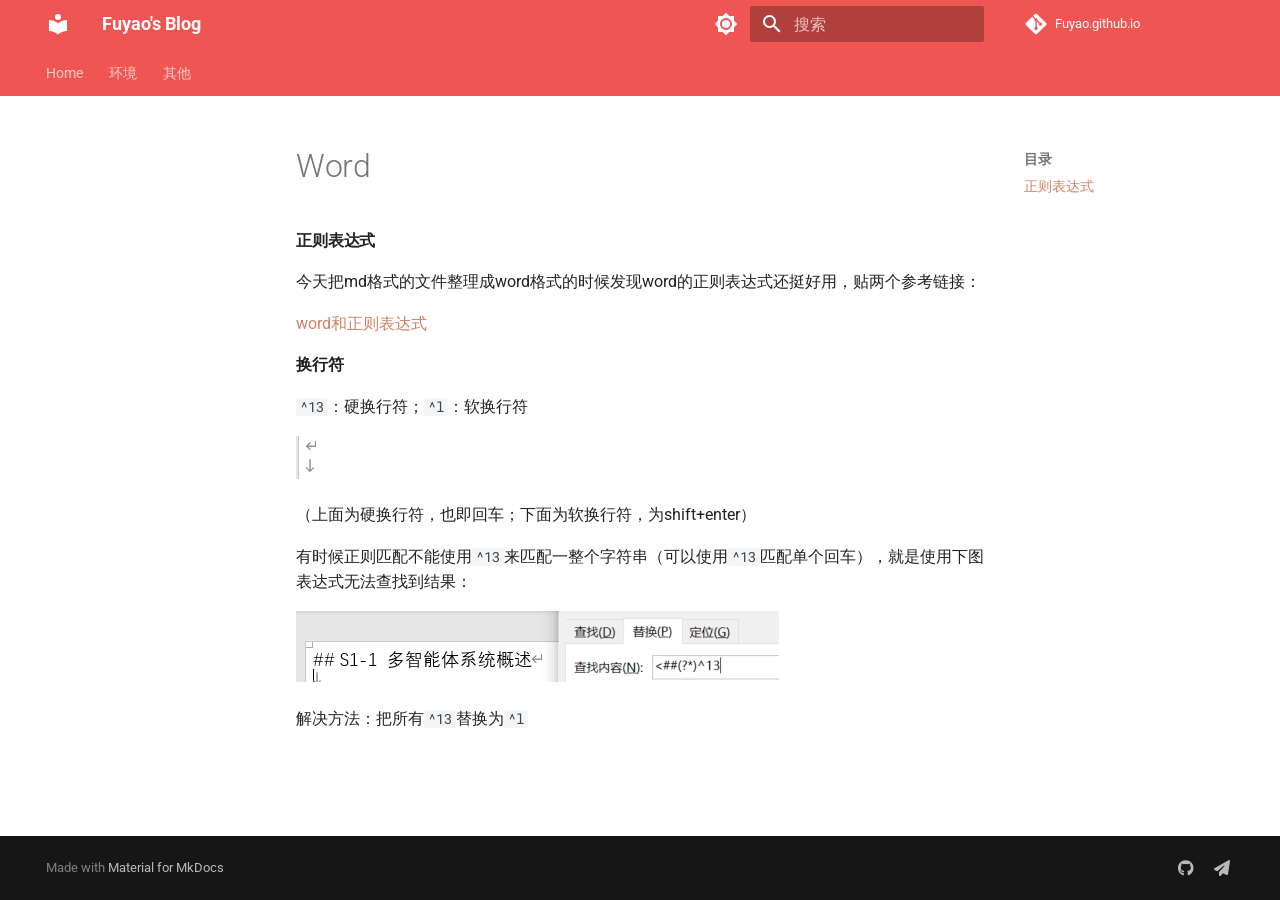
<file: 其他/Word/index.html>
<!doctype html>
<html lang="zh" class="no-js">
  <head>
    
      <meta charset="utf-8">
      <meta name="viewport" content="width=device-width,initial-scale=1">
      
      
      
      
      
      <link rel="icon" href="../../assets/images/favicon.png">
      <meta name="generator" content="mkdocs-1.4.3, mkdocs-material-9.1.14">
    
    
      
        <title>Word - Fuyao's Blog</title>
      
    
    
      <link rel="stylesheet" href="../../assets/stylesheets/main.85bb2934.min.css">
      
        
        <link rel="stylesheet" href="../../assets/stylesheets/palette.a6bdf11c.min.css">
      
      

    
    
    
      
        
        
        <link rel="preconnect" href="https://fonts.gstatic.com" crossorigin>
        <link rel="stylesheet" href="https://fonts.googleapis.com/css?family=Roboto:300,300i,400,400i,700,700i%7CRoboto+Mono:400,400i,700,700i&display=fallback">
        <style>:root{--md-text-font:"Roboto";--md-code-font:"Roboto Mono"}</style>
      
    
    
      <link rel="stylesheet" href="../../stylesheets/extra.css">
    
    <script>__md_scope=new URL("../..",location),__md_hash=e=>[...e].reduce((e,_)=>(e<<5)-e+_.charCodeAt(0),0),__md_get=(e,_=localStorage,t=__md_scope)=>JSON.parse(_.getItem(t.pathname+"."+e)),__md_set=(e,_,t=localStorage,a=__md_scope)=>{try{t.setItem(a.pathname+"."+e,JSON.stringify(_))}catch(e){}}</script>
    
      

    
    
    
  </head>
  
  
    
    
      
    
    
    
    
    <body dir="ltr" data-md-color-scheme="custom" data-md-color-primary="red" data-md-color-accent="red">
  
    
    
      <script>var palette=__md_get("__palette");if(palette&&"object"==typeof palette.color)for(var key of Object.keys(palette.color))document.body.setAttribute("data-md-color-"+key,palette.color[key])</script>
    
    <input class="md-toggle" data-md-toggle="drawer" type="checkbox" id="__drawer" autocomplete="off">
    <input class="md-toggle" data-md-toggle="search" type="checkbox" id="__search" autocomplete="off">
    <label class="md-overlay" for="__drawer"></label>
    <div data-md-component="skip">
      
        
        <a href="#_1" class="md-skip">
          跳转至
        </a>
      
    </div>
    <div data-md-component="announce">
      
    </div>
    
    
      

<header class="md-header" data-md-component="header">
  <nav class="md-header__inner md-grid" aria-label="页眉">
    <a href="../.." title="Fuyao&#39;s Blog" class="md-header__button md-logo" aria-label="Fuyao's Blog" data-md-component="logo">
      
  
  <svg xmlns="http://www.w3.org/2000/svg" viewBox="0 0 24 24"><path d="M12 8a3 3 0 0 0 3-3 3 3 0 0 0-3-3 3 3 0 0 0-3 3 3 3 0 0 0 3 3m0 3.54C9.64 9.35 6.5 8 3 8v11c3.5 0 6.64 1.35 9 3.54 2.36-2.19 5.5-3.54 9-3.54V8c-3.5 0-6.64 1.35-9 3.54Z"/></svg>

    </a>
    <label class="md-header__button md-icon" for="__drawer">
      <svg xmlns="http://www.w3.org/2000/svg" viewBox="0 0 24 24"><path d="M3 6h18v2H3V6m0 5h18v2H3v-2m0 5h18v2H3v-2Z"/></svg>
    </label>
    <div class="md-header__title" data-md-component="header-title">
      <div class="md-header__ellipsis">
        <div class="md-header__topic">
          <span class="md-ellipsis">
            Fuyao's Blog
          </span>
        </div>
        <div class="md-header__topic" data-md-component="header-topic">
          <span class="md-ellipsis">
            
              Word
            
          </span>
        </div>
      </div>
    </div>
    
      
        <form class="md-header__option" data-md-component="palette">
          
            
            
            
            <input class="md-option" data-md-color-media="" data-md-color-scheme="custom" data-md-color-primary="red" data-md-color-accent="red"  aria-label="Switch to light mode"  type="radio" name="__palette" id="__palette_1">
            
              <label class="md-header__button md-icon" title="Switch to light mode" for="__palette_2" hidden>
                <svg xmlns="http://www.w3.org/2000/svg" viewBox="0 0 24 24"><path d="M12 8a4 4 0 0 0-4 4 4 4 0 0 0 4 4 4 4 0 0 0 4-4 4 4 0 0 0-4-4m0 10a6 6 0 0 1-6-6 6 6 0 0 1 6-6 6 6 0 0 1 6 6 6 6 0 0 1-6 6m8-9.31V4h-4.69L12 .69 8.69 4H4v4.69L.69 12 4 15.31V20h4.69L12 23.31 15.31 20H20v-4.69L23.31 12 20 8.69Z"/></svg>
              </label>
            
          
            
            
            
            <input class="md-option" data-md-color-media="" data-md-color-scheme="slate" data-md-color-primary="red" data-md-color-accent="red"  aria-label="Switch to dark mode"  type="radio" name="__palette" id="__palette_2">
            
              <label class="md-header__button md-icon" title="Switch to dark mode" for="__palette_1" hidden>
                <svg xmlns="http://www.w3.org/2000/svg" viewBox="0 0 24 24"><path d="M12 18c-.89 0-1.74-.2-2.5-.55C11.56 16.5 13 14.42 13 12c0-2.42-1.44-4.5-3.5-5.45C10.26 6.2 11.11 6 12 6a6 6 0 0 1 6 6 6 6 0 0 1-6 6m8-9.31V4h-4.69L12 .69 8.69 4H4v4.69L.69 12 4 15.31V20h4.69L12 23.31 15.31 20H20v-4.69L23.31 12 20 8.69Z"/></svg>
              </label>
            
          
        </form>
      
    
    
    
      <label class="md-header__button md-icon" for="__search">
        <svg xmlns="http://www.w3.org/2000/svg" viewBox="0 0 24 24"><path d="M9.5 3A6.5 6.5 0 0 1 16 9.5c0 1.61-.59 3.09-1.56 4.23l.27.27h.79l5 5-1.5 1.5-5-5v-.79l-.27-.27A6.516 6.516 0 0 1 9.5 16 6.5 6.5 0 0 1 3 9.5 6.5 6.5 0 0 1 9.5 3m0 2C7 5 5 7 5 9.5S7 14 9.5 14 14 12 14 9.5 12 5 9.5 5Z"/></svg>
      </label>
      <div class="md-search" data-md-component="search" role="dialog">
  <label class="md-search__overlay" for="__search"></label>
  <div class="md-search__inner" role="search">
    <form class="md-search__form" name="search">
      <input type="text" class="md-search__input" name="query" aria-label="搜索" placeholder="搜索" autocapitalize="off" autocorrect="off" autocomplete="off" spellcheck="false" data-md-component="search-query" required>
      <label class="md-search__icon md-icon" for="__search">
        <svg xmlns="http://www.w3.org/2000/svg" viewBox="0 0 24 24"><path d="M9.5 3A6.5 6.5 0 0 1 16 9.5c0 1.61-.59 3.09-1.56 4.23l.27.27h.79l5 5-1.5 1.5-5-5v-.79l-.27-.27A6.516 6.516 0 0 1 9.5 16 6.5 6.5 0 0 1 3 9.5 6.5 6.5 0 0 1 9.5 3m0 2C7 5 5 7 5 9.5S7 14 9.5 14 14 12 14 9.5 12 5 9.5 5Z"/></svg>
        <svg xmlns="http://www.w3.org/2000/svg" viewBox="0 0 24 24"><path d="M20 11v2H8l5.5 5.5-1.42 1.42L4.16 12l7.92-7.92L13.5 5.5 8 11h12Z"/></svg>
      </label>
      <nav class="md-search__options" aria-label="查找">
        
        <button type="reset" class="md-search__icon md-icon" title="清空当前内容" aria-label="清空当前内容" tabindex="-1">
          <svg xmlns="http://www.w3.org/2000/svg" viewBox="0 0 24 24"><path d="M19 6.41 17.59 5 12 10.59 6.41 5 5 6.41 10.59 12 5 17.59 6.41 19 12 13.41 17.59 19 19 17.59 13.41 12 19 6.41Z"/></svg>
        </button>
      </nav>
      
    </form>
    <div class="md-search__output">
      <div class="md-search__scrollwrap" data-md-scrollfix>
        <div class="md-search-result" data-md-component="search-result">
          <div class="md-search-result__meta">
            正在初始化搜索引擎
          </div>
          <ol class="md-search-result__list" role="presentation"></ol>
        </div>
      </div>
    </div>
  </div>
</div>
    
    
      <div class="md-header__source">
        <a href="https://github.com/Fuyao233/Fuyao.github.io" title="前往仓库" class="md-source" data-md-component="source">
  <div class="md-source__icon md-icon">
    
    <svg xmlns="http://www.w3.org/2000/svg" viewBox="0 0 448 512"><!--! Font Awesome Free 6.4.0 by @fontawesome - https://fontawesome.com License - https://fontawesome.com/license/free (Icons: CC BY 4.0, Fonts: SIL OFL 1.1, Code: MIT License) Copyright 2023 Fonticons, Inc.--><path d="M439.55 236.05 244 40.45a28.87 28.87 0 0 0-40.81 0l-40.66 40.63 51.52 51.52c27.06-9.14 52.68 16.77 43.39 43.68l49.66 49.66c34.23-11.8 61.18 31 35.47 56.69-26.49 26.49-70.21-2.87-56-37.34L240.22 199v121.85c25.3 12.54 22.26 41.85 9.08 55a34.34 34.34 0 0 1-48.55 0c-17.57-17.6-11.07-46.91 11.25-56v-123c-20.8-8.51-24.6-30.74-18.64-45L142.57 101 8.45 235.14a28.86 28.86 0 0 0 0 40.81l195.61 195.6a28.86 28.86 0 0 0 40.8 0l194.69-194.69a28.86 28.86 0 0 0 0-40.81z"/></svg>
  </div>
  <div class="md-source__repository">
    Fuyao.github.io
  </div>
</a>
      </div>
    
  </nav>
  
</header>
    
    <div class="md-container" data-md-component="container">
      
      
        
          
            
<nav class="md-tabs" aria-label="标签" data-md-component="tabs">
  <div class="md-grid">
    <ul class="md-tabs__list">
      
        
  
  


  <li class="md-tabs__item">
    <a href="../.." class="md-tabs__link">
      Home
    </a>
  </li>

      
        
  
  


  
  
  
    <li class="md-tabs__item">
      <a href="../../%E7%8E%AF%E5%A2%83/gecode%E5%AE%89%E8%A3%85/" class="md-tabs__link">
        环境
      </a>
    </li>
  

      
        
  
  


  
  
  
    <li class="md-tabs__item">
      <a href="../../%E7%8E%AF%E5%A2%83/git%E9%97%AE%E9%A2%98%E6%B1%87%E6%80%BB/" class="md-tabs__link">
        其他
      </a>
    </li>
  

      
    </ul>
  </div>
</nav>
          
        
      
      <main class="md-main" data-md-component="main">
        <div class="md-main__inner md-grid">
          
            
              
              <div class="md-sidebar md-sidebar--primary" data-md-component="sidebar" data-md-type="navigation" >
                <div class="md-sidebar__scrollwrap">
                  <div class="md-sidebar__inner">
                    

  


<nav class="md-nav md-nav--primary md-nav--lifted" aria-label="导航栏" data-md-level="0">
  <label class="md-nav__title" for="__drawer">
    <a href="../.." title="Fuyao&#39;s Blog" class="md-nav__button md-logo" aria-label="Fuyao's Blog" data-md-component="logo">
      
  
  <svg xmlns="http://www.w3.org/2000/svg" viewBox="0 0 24 24"><path d="M12 8a3 3 0 0 0 3-3 3 3 0 0 0-3-3 3 3 0 0 0-3 3 3 3 0 0 0 3 3m0 3.54C9.64 9.35 6.5 8 3 8v11c3.5 0 6.64 1.35 9 3.54 2.36-2.19 5.5-3.54 9-3.54V8c-3.5 0-6.64 1.35-9 3.54Z"/></svg>

    </a>
    Fuyao's Blog
  </label>
  
    <div class="md-nav__source">
      <a href="https://github.com/Fuyao233/Fuyao.github.io" title="前往仓库" class="md-source" data-md-component="source">
  <div class="md-source__icon md-icon">
    
    <svg xmlns="http://www.w3.org/2000/svg" viewBox="0 0 448 512"><!--! Font Awesome Free 6.4.0 by @fontawesome - https://fontawesome.com License - https://fontawesome.com/license/free (Icons: CC BY 4.0, Fonts: SIL OFL 1.1, Code: MIT License) Copyright 2023 Fonticons, Inc.--><path d="M439.55 236.05 244 40.45a28.87 28.87 0 0 0-40.81 0l-40.66 40.63 51.52 51.52c27.06-9.14 52.68 16.77 43.39 43.68l49.66 49.66c34.23-11.8 61.18 31 35.47 56.69-26.49 26.49-70.21-2.87-56-37.34L240.22 199v121.85c25.3 12.54 22.26 41.85 9.08 55a34.34 34.34 0 0 1-48.55 0c-17.57-17.6-11.07-46.91 11.25-56v-123c-20.8-8.51-24.6-30.74-18.64-45L142.57 101 8.45 235.14a28.86 28.86 0 0 0 0 40.81l195.61 195.6a28.86 28.86 0 0 0 40.8 0l194.69-194.69a28.86 28.86 0 0 0 0-40.81z"/></svg>
  </div>
  <div class="md-source__repository">
    Fuyao.github.io
  </div>
</a>
    </div>
  
  <ul class="md-nav__list" data-md-scrollfix>
    
      
      
      

  
  
  
    <li class="md-nav__item">
      <a href="../.." class="md-nav__link">
        Home
      </a>
    </li>
  

    
      
      
      

  
  
  
    
    <li class="md-nav__item md-nav__item--nested">
      
      
      
      
        
      
      <input class="md-nav__toggle md-toggle md-toggle--indeterminate" type="checkbox" id="__nav_2" >
      
      
      
        <label class="md-nav__link" for="__nav_2" id="__nav_2_label" tabindex="0">
          环境
          <span class="md-nav__icon md-icon"></span>
        </label>
      
      <nav class="md-nav" data-md-level="1" aria-labelledby="__nav_2_label" aria-expanded="false">
        <label class="md-nav__title" for="__nav_2">
          <span class="md-nav__icon md-icon"></span>
          环境
        </label>
        <ul class="md-nav__list" data-md-scrollfix>
          
            
              
  
  
  
    <li class="md-nav__item">
      <a href="../../%E7%8E%AF%E5%A2%83/gecode%E5%AE%89%E8%A3%85/" class="md-nav__link">
        Linux下安装Gecode
      </a>
    </li>
  

            
          
            
              
  
  
  
    <li class="md-nav__item">
      <a href="../../%E7%8E%AF%E5%A2%83/linux%E5%AE%89%E8%A3%85matlab/" class="md-nav__link">
        Linux下安装Matlab
      </a>
    </li>
  

            
          
            
              
  
  
  
    <li class="md-nav__item">
      <a href="../../%E7%8E%AF%E5%A2%83/%E6%97%A0root%E6%9D%83%E9%99%90%E5%AE%89%E8%A3%85cmake/" class="md-nav__link">
        无root权限安装cmake
      </a>
    </li>
  

            
          
        </ul>
      </nav>
    </li>
  

    
      
      
      

  
  
  
    
    <li class="md-nav__item md-nav__item--nested">
      
      
      
      
        
      
      <input class="md-nav__toggle md-toggle md-toggle--indeterminate" type="checkbox" id="__nav_3" >
      
      
      
        <label class="md-nav__link" for="__nav_3" id="__nav_3_label" tabindex="0">
          其他
          <span class="md-nav__icon md-icon"></span>
        </label>
      
      <nav class="md-nav" data-md-level="1" aria-labelledby="__nav_3_label" aria-expanded="false">
        <label class="md-nav__title" for="__nav_3">
          <span class="md-nav__icon md-icon"></span>
          其他
        </label>
        <ul class="md-nav__list" data-md-scrollfix>
          
            
              
  
  
  
    <li class="md-nav__item">
      <a href="../../%E7%8E%AF%E5%A2%83/git%E9%97%AE%E9%A2%98%E6%B1%87%E6%80%BB/" class="md-nav__link">
        Git问题汇总
      </a>
    </li>
  

            
          
            
              
  
  
  
    <li class="md-nav__item">
      <a href="../python/" class="md-nav__link">
        Python小技巧
      </a>
    </li>
  

            
          
            
              
  
  
  
    <li class="md-nav__item">
      <a href="../Pytorch/" class="md-nav__link">
        Pytorch随笔
      </a>
    </li>
  

            
          
        </ul>
      </nav>
    </li>
  

    
  </ul>
</nav>
                  </div>
                </div>
              </div>
            
            
              
              <div class="md-sidebar md-sidebar--secondary" data-md-component="sidebar" data-md-type="toc" >
                <div class="md-sidebar__scrollwrap">
                  <div class="md-sidebar__inner">
                    

<nav class="md-nav md-nav--secondary" aria-label="目录">
  
  
  
  
    <label class="md-nav__title" for="__toc">
      <span class="md-nav__icon md-icon"></span>
      目录
    </label>
    <ul class="md-nav__list" data-md-component="toc" data-md-scrollfix>
      
        <li class="md-nav__item">
  <a href="#_1" class="md-nav__link">
    正则表达式
  </a>
  
</li>
      
    </ul>
  
</nav>
                  </div>
                </div>
              </div>
            
          
          
            <div class="md-content" data-md-component="content">
              <article class="md-content__inner md-typeset">
                
                  

  
  


  <h1>Word</h1>

<h4 id="_1">正则表达式<a class="headerlink" href="#_1" title="Permanent link">&para;</a></h4>
<p>今天把md格式的文件整理成word格式的时候发现word的正则表达式还挺好用，贴两个参考链接：</p>
<p><a href="https://zhuanlan.zhihu.com/p/399183452">word和正则表达式</a></p>
<p><strong>换行符</strong></p>
<p><code>^13</code>：硬换行符；<code>^l</code>：软换行符</p>
<p><img alt="image-20230614104128419" src="../Word.assets/image-20230614104128419.png" /></p>
<p>（上面为硬换行符，也即回车；下面为软换行符，为shift+enter）</p>
<p>有时候正则匹配不能使用<code>^13</code>来匹配一整个字符串（可以使用<code>^13</code>匹配单个回车），就是使用下图表达式无法查找到结果：</p>
<p><img alt="image-20230614104406239" src="../Word.assets/image-20230614104406239.png" /></p>
<p>解决方法：把所有<code>^13</code>替换为<code>^l</code></p>





                
              </article>
            </div>
          
          
        </div>
        
          <button type="button" class="md-top md-icon" data-md-component="top" hidden>
            <svg xmlns="http://www.w3.org/2000/svg" viewBox="0 0 24 24"><path d="M13 20h-2V8l-5.5 5.5-1.42-1.42L12 4.16l7.92 7.92-1.42 1.42L13 8v12Z"/></svg>
            回到页面顶部
          </button>
        
      </main>
      
        <footer class="md-footer">
  
  <div class="md-footer-meta md-typeset">
    <div class="md-footer-meta__inner md-grid">
      <div class="md-copyright">
  
  
    Made with
    <a href="https://squidfunk.github.io/mkdocs-material/" target="_blank" rel="noopener">
      Material for MkDocs
    </a>
  
</div>
      
        <div class="md-social">
  
    
    
    
    
    <a href="https://github.com/Fuyao233" target="_blank" rel="noopener" title="My Github" class="md-social__link">
      <svg xmlns="http://www.w3.org/2000/svg" viewBox="0 0 496 512"><!--! Font Awesome Free 6.4.0 by @fontawesome - https://fontawesome.com License - https://fontawesome.com/license/free (Icons: CC BY 4.0, Fonts: SIL OFL 1.1, Code: MIT License) Copyright 2023 Fonticons, Inc.--><path d="M165.9 397.4c0 2-2.3 3.6-5.2 3.6-3.3.3-5.6-1.3-5.6-3.6 0-2 2.3-3.6 5.2-3.6 3-.3 5.6 1.3 5.6 3.6zm-31.1-4.5c-.7 2 1.3 4.3 4.3 4.9 2.6 1 5.6 0 6.2-2s-1.3-4.3-4.3-5.2c-2.6-.7-5.5.3-6.2 2.3zm44.2-1.7c-2.9.7-4.9 2.6-4.6 4.9.3 2 2.9 3.3 5.9 2.6 2.9-.7 4.9-2.6 4.6-4.6-.3-1.9-3-3.2-5.9-2.9zM244.8 8C106.1 8 0 113.3 0 252c0 110.9 69.8 205.8 169.5 239.2 12.8 2.3 17.3-5.6 17.3-12.1 0-6.2-.3-40.4-.3-61.4 0 0-70 15-84.7-29.8 0 0-11.4-29.1-27.8-36.6 0 0-22.9-15.7 1.6-15.4 0 0 24.9 2 38.6 25.8 21.9 38.6 58.6 27.5 72.9 20.9 2.3-16 8.8-27.1 16-33.7-55.9-6.2-112.3-14.3-112.3-110.5 0-27.5 7.6-41.3 23.6-58.9-2.6-6.5-11.1-33.3 2.6-67.9 20.9-6.5 69 27 69 27 20-5.6 41.5-8.5 62.8-8.5s42.8 2.9 62.8 8.5c0 0 48.1-33.6 69-27 13.7 34.7 5.2 61.4 2.6 67.9 16 17.7 25.8 31.5 25.8 58.9 0 96.5-58.9 104.2-114.8 110.5 9.2 7.9 17 22.9 17 46.4 0 33.7-.3 75.4-.3 83.6 0 6.5 4.6 14.4 17.3 12.1C428.2 457.8 496 362.9 496 252 496 113.3 383.5 8 244.8 8zM97.2 352.9c-1.3 1-1 3.3.7 5.2 1.6 1.6 3.9 2.3 5.2 1 1.3-1 1-3.3-.7-5.2-1.6-1.6-3.9-2.3-5.2-1zm-10.8-8.1c-.7 1.3.3 2.9 2.3 3.9 1.6 1 3.6.7 4.3-.7.7-1.3-.3-2.9-2.3-3.9-2-.6-3.6-.3-4.3.7zm32.4 35.6c-1.6 1.3-1 4.3 1.3 6.2 2.3 2.3 5.2 2.6 6.5 1 1.3-1.3.7-4.3-1.3-6.2-2.2-2.3-5.2-2.6-6.5-1zm-11.4-14.7c-1.6 1-1.6 3.6 0 5.9 1.6 2.3 4.3 3.3 5.6 2.3 1.6-1.3 1.6-3.9 0-6.2-1.4-2.3-4-3.3-5.6-2z"/></svg>
    </a>
  
    
    
    
    
    <a href="mailto:yinghaocai@foxmail.com" target="_blank" rel="noopener" title="My Email" class="md-social__link">
      <svg xmlns="http://www.w3.org/2000/svg" viewBox="0 0 512 512"><!--! Font Awesome Free 6.4.0 by @fontawesome - https://fontawesome.com License - https://fontawesome.com/license/free (Icons: CC BY 4.0, Fonts: SIL OFL 1.1, Code: MIT License) Copyright 2023 Fonticons, Inc.--><path d="M498.1 5.6c10.1 7 15.4 19.1 13.5 31.2l-64 416c-1.5 9.7-7.4 18.2-16 23s-18.9 5.4-28 1.6L284 427.7l-68.5 74.1c-8.9 9.7-22.9 12.9-35.2 8.1S160 493.2 160 480v-83.6c0-4 1.5-7.8 4.2-10.7l167.6-182.9c5.8-6.3 5.6-16-.4-22s-15.7-6.4-22-.7L106 360.8l-88.3-44.2C7.1 311.3.3 300.7 0 288.9s5.9-22.8 16.1-28.7l448-256c10.7-6.1 23.9-5.5 34 1.4z"/></svg>
    </a>
  
</div>
      
    </div>
  </div>
</footer>
      
    </div>
    <div class="md-dialog" data-md-component="dialog">
      <div class="md-dialog__inner md-typeset"></div>
    </div>
    
    <script id="__config" type="application/json">{"base": "../..", "features": ["navigation.instant", "navigation.tracking", "navigation.tabs", "navigation.expand", "navigation.top", "toc.follow"], "search": "../../assets/javascripts/workers/search.208ed371.min.js", "translations": {"clipboard.copied": "\u5df2\u590d\u5236", "clipboard.copy": "\u590d\u5236", "search.result.more.one": "\u5728\u8be5\u9875\u4e0a\u8fd8\u6709 1 \u4e2a\u7b26\u5408\u6761\u4ef6\u7684\u7ed3\u679c", "search.result.more.other": "\u5728\u8be5\u9875\u4e0a\u8fd8\u6709 # \u4e2a\u7b26\u5408\u6761\u4ef6\u7684\u7ed3\u679c", "search.result.none": "\u6ca1\u6709\u627e\u5230\u7b26\u5408\u6761\u4ef6\u7684\u7ed3\u679c", "search.result.one": "\u627e\u5230 1 \u4e2a\u7b26\u5408\u6761\u4ef6\u7684\u7ed3\u679c", "search.result.other": "# \u4e2a\u7b26\u5408\u6761\u4ef6\u7684\u7ed3\u679c", "search.result.placeholder": "\u952e\u5165\u4ee5\u5f00\u59cb\u641c\u7d22", "search.result.term.missing": "\u7f3a\u5c11", "select.version": "\u9009\u62e9\u5f53\u524d\u7248\u672c"}}</script>
    
    
      <script src="../../assets/javascripts/bundle.b4d07000.min.js"></script>
      
    
  </body>
</html>
</file>
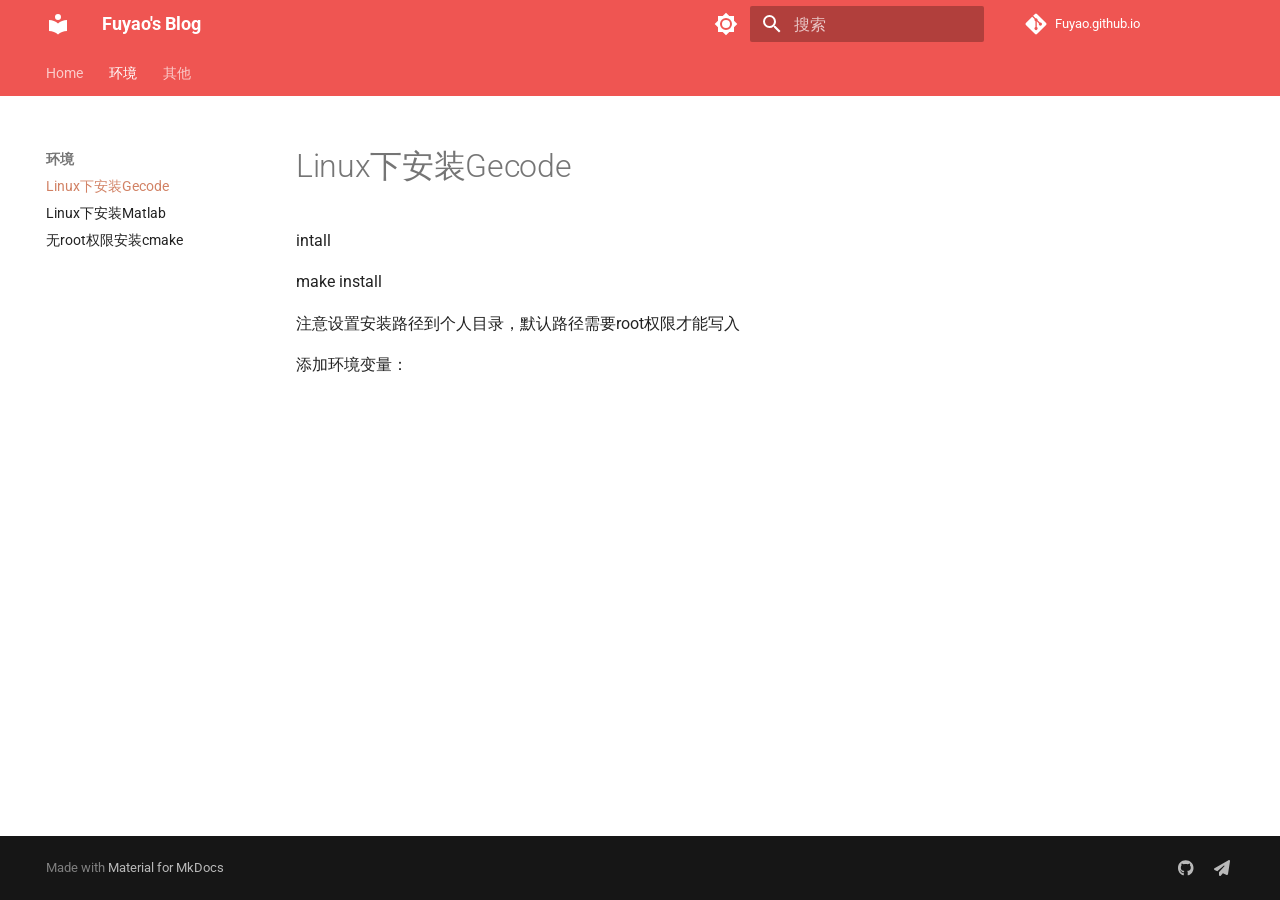
<file: 环境/gecode安装/index.html>
<!doctype html>
<html lang="zh" class="no-js">
  <head>
    
      <meta charset="utf-8">
      <meta name="viewport" content="width=device-width,initial-scale=1">
      
      
      
      
        <link rel="prev" href="../..">
      
      
        <link rel="next" href="../linux%E5%AE%89%E8%A3%85matlab/">
      
      <link rel="icon" href="../../assets/images/favicon.png">
      <meta name="generator" content="mkdocs-1.4.3, mkdocs-material-9.1.14">
    
    
      
        <title>Linux下安装Gecode - Fuyao's Blog</title>
      
    
    
      <link rel="stylesheet" href="../../assets/stylesheets/main.85bb2934.min.css">
      
        
        <link rel="stylesheet" href="../../assets/stylesheets/palette.a6bdf11c.min.css">
      
      

    
    
    
      
        
        
        <link rel="preconnect" href="https://fonts.gstatic.com" crossorigin>
        <link rel="stylesheet" href="https://fonts.googleapis.com/css?family=Roboto:300,300i,400,400i,700,700i%7CRoboto+Mono:400,400i,700,700i&display=fallback">
        <style>:root{--md-text-font:"Roboto";--md-code-font:"Roboto Mono"}</style>
      
    
    
      <link rel="stylesheet" href="../../stylesheets/extra.css">
    
    <script>__md_scope=new URL("../..",location),__md_hash=e=>[...e].reduce((e,_)=>(e<<5)-e+_.charCodeAt(0),0),__md_get=(e,_=localStorage,t=__md_scope)=>JSON.parse(_.getItem(t.pathname+"."+e)),__md_set=(e,_,t=localStorage,a=__md_scope)=>{try{t.setItem(a.pathname+"."+e,JSON.stringify(_))}catch(e){}}</script>
    
      

    
    
    
  </head>
  
  
    
    
      
    
    
    
    
    <body dir="ltr" data-md-color-scheme="custom" data-md-color-primary="red" data-md-color-accent="red">
  
    
    
      <script>var palette=__md_get("__palette");if(palette&&"object"==typeof palette.color)for(var key of Object.keys(palette.color))document.body.setAttribute("data-md-color-"+key,palette.color[key])</script>
    
    <input class="md-toggle" data-md-toggle="drawer" type="checkbox" id="__drawer" autocomplete="off">
    <input class="md-toggle" data-md-toggle="search" type="checkbox" id="__search" autocomplete="off">
    <label class="md-overlay" for="__drawer"></label>
    <div data-md-component="skip">
      
    </div>
    <div data-md-component="announce">
      
    </div>
    
    
      

<header class="md-header" data-md-component="header">
  <nav class="md-header__inner md-grid" aria-label="页眉">
    <a href="../.." title="Fuyao&#39;s Blog" class="md-header__button md-logo" aria-label="Fuyao's Blog" data-md-component="logo">
      
  
  <svg xmlns="http://www.w3.org/2000/svg" viewBox="0 0 24 24"><path d="M12 8a3 3 0 0 0 3-3 3 3 0 0 0-3-3 3 3 0 0 0-3 3 3 3 0 0 0 3 3m0 3.54C9.64 9.35 6.5 8 3 8v11c3.5 0 6.64 1.35 9 3.54 2.36-2.19 5.5-3.54 9-3.54V8c-3.5 0-6.64 1.35-9 3.54Z"/></svg>

    </a>
    <label class="md-header__button md-icon" for="__drawer">
      <svg xmlns="http://www.w3.org/2000/svg" viewBox="0 0 24 24"><path d="M3 6h18v2H3V6m0 5h18v2H3v-2m0 5h18v2H3v-2Z"/></svg>
    </label>
    <div class="md-header__title" data-md-component="header-title">
      <div class="md-header__ellipsis">
        <div class="md-header__topic">
          <span class="md-ellipsis">
            Fuyao's Blog
          </span>
        </div>
        <div class="md-header__topic" data-md-component="header-topic">
          <span class="md-ellipsis">
            
              Linux下安装Gecode
            
          </span>
        </div>
      </div>
    </div>
    
      
        <form class="md-header__option" data-md-component="palette">
          
            
            
            
            <input class="md-option" data-md-color-media="" data-md-color-scheme="custom" data-md-color-primary="red" data-md-color-accent="red"  aria-label="Switch to light mode"  type="radio" name="__palette" id="__palette_1">
            
              <label class="md-header__button md-icon" title="Switch to light mode" for="__palette_2" hidden>
                <svg xmlns="http://www.w3.org/2000/svg" viewBox="0 0 24 24"><path d="M12 8a4 4 0 0 0-4 4 4 4 0 0 0 4 4 4 4 0 0 0 4-4 4 4 0 0 0-4-4m0 10a6 6 0 0 1-6-6 6 6 0 0 1 6-6 6 6 0 0 1 6 6 6 6 0 0 1-6 6m8-9.31V4h-4.69L12 .69 8.69 4H4v4.69L.69 12 4 15.31V20h4.69L12 23.31 15.31 20H20v-4.69L23.31 12 20 8.69Z"/></svg>
              </label>
            
          
            
            
            
            <input class="md-option" data-md-color-media="" data-md-color-scheme="slate" data-md-color-primary="red" data-md-color-accent="red"  aria-label="Switch to dark mode"  type="radio" name="__palette" id="__palette_2">
            
              <label class="md-header__button md-icon" title="Switch to dark mode" for="__palette_1" hidden>
                <svg xmlns="http://www.w3.org/2000/svg" viewBox="0 0 24 24"><path d="M12 18c-.89 0-1.74-.2-2.5-.55C11.56 16.5 13 14.42 13 12c0-2.42-1.44-4.5-3.5-5.45C10.26 6.2 11.11 6 12 6a6 6 0 0 1 6 6 6 6 0 0 1-6 6m8-9.31V4h-4.69L12 .69 8.69 4H4v4.69L.69 12 4 15.31V20h4.69L12 23.31 15.31 20H20v-4.69L23.31 12 20 8.69Z"/></svg>
              </label>
            
          
        </form>
      
    
    
    
      <label class="md-header__button md-icon" for="__search">
        <svg xmlns="http://www.w3.org/2000/svg" viewBox="0 0 24 24"><path d="M9.5 3A6.5 6.5 0 0 1 16 9.5c0 1.61-.59 3.09-1.56 4.23l.27.27h.79l5 5-1.5 1.5-5-5v-.79l-.27-.27A6.516 6.516 0 0 1 9.5 16 6.5 6.5 0 0 1 3 9.5 6.5 6.5 0 0 1 9.5 3m0 2C7 5 5 7 5 9.5S7 14 9.5 14 14 12 14 9.5 12 5 9.5 5Z"/></svg>
      </label>
      <div class="md-search" data-md-component="search" role="dialog">
  <label class="md-search__overlay" for="__search"></label>
  <div class="md-search__inner" role="search">
    <form class="md-search__form" name="search">
      <input type="text" class="md-search__input" name="query" aria-label="搜索" placeholder="搜索" autocapitalize="off" autocorrect="off" autocomplete="off" spellcheck="false" data-md-component="search-query" required>
      <label class="md-search__icon md-icon" for="__search">
        <svg xmlns="http://www.w3.org/2000/svg" viewBox="0 0 24 24"><path d="M9.5 3A6.5 6.5 0 0 1 16 9.5c0 1.61-.59 3.09-1.56 4.23l.27.27h.79l5 5-1.5 1.5-5-5v-.79l-.27-.27A6.516 6.516 0 0 1 9.5 16 6.5 6.5 0 0 1 3 9.5 6.5 6.5 0 0 1 9.5 3m0 2C7 5 5 7 5 9.5S7 14 9.5 14 14 12 14 9.5 12 5 9.5 5Z"/></svg>
        <svg xmlns="http://www.w3.org/2000/svg" viewBox="0 0 24 24"><path d="M20 11v2H8l5.5 5.5-1.42 1.42L4.16 12l7.92-7.92L13.5 5.5 8 11h12Z"/></svg>
      </label>
      <nav class="md-search__options" aria-label="查找">
        
        <button type="reset" class="md-search__icon md-icon" title="清空当前内容" aria-label="清空当前内容" tabindex="-1">
          <svg xmlns="http://www.w3.org/2000/svg" viewBox="0 0 24 24"><path d="M19 6.41 17.59 5 12 10.59 6.41 5 5 6.41 10.59 12 5 17.59 6.41 19 12 13.41 17.59 19 19 17.59 13.41 12 19 6.41Z"/></svg>
        </button>
      </nav>
      
    </form>
    <div class="md-search__output">
      <div class="md-search__scrollwrap" data-md-scrollfix>
        <div class="md-search-result" data-md-component="search-result">
          <div class="md-search-result__meta">
            正在初始化搜索引擎
          </div>
          <ol class="md-search-result__list" role="presentation"></ol>
        </div>
      </div>
    </div>
  </div>
</div>
    
    
      <div class="md-header__source">
        <a href="https://github.com/Fuyao233/Fuyao.github.io" title="前往仓库" class="md-source" data-md-component="source">
  <div class="md-source__icon md-icon">
    
    <svg xmlns="http://www.w3.org/2000/svg" viewBox="0 0 448 512"><!--! Font Awesome Free 6.4.0 by @fontawesome - https://fontawesome.com License - https://fontawesome.com/license/free (Icons: CC BY 4.0, Fonts: SIL OFL 1.1, Code: MIT License) Copyright 2023 Fonticons, Inc.--><path d="M439.55 236.05 244 40.45a28.87 28.87 0 0 0-40.81 0l-40.66 40.63 51.52 51.52c27.06-9.14 52.68 16.77 43.39 43.68l49.66 49.66c34.23-11.8 61.18 31 35.47 56.69-26.49 26.49-70.21-2.87-56-37.34L240.22 199v121.85c25.3 12.54 22.26 41.85 9.08 55a34.34 34.34 0 0 1-48.55 0c-17.57-17.6-11.07-46.91 11.25-56v-123c-20.8-8.51-24.6-30.74-18.64-45L142.57 101 8.45 235.14a28.86 28.86 0 0 0 0 40.81l195.61 195.6a28.86 28.86 0 0 0 40.8 0l194.69-194.69a28.86 28.86 0 0 0 0-40.81z"/></svg>
  </div>
  <div class="md-source__repository">
    Fuyao.github.io
  </div>
</a>
      </div>
    
  </nav>
  
</header>
    
    <div class="md-container" data-md-component="container">
      
      
        
          
            
<nav class="md-tabs" aria-label="标签" data-md-component="tabs">
  <div class="md-grid">
    <ul class="md-tabs__list">
      
        
  
  


  <li class="md-tabs__item">
    <a href="../.." class="md-tabs__link">
      Home
    </a>
  </li>

      
        
  
  
    
  


  
  
  
    <li class="md-tabs__item">
      <a href="./" class="md-tabs__link md-tabs__link--active">
        环境
      </a>
    </li>
  

      
        
  
  


  
  
  
    <li class="md-tabs__item">
      <a href="../git%E9%97%AE%E9%A2%98%E6%B1%87%E6%80%BB/" class="md-tabs__link">
        其他
      </a>
    </li>
  

      
    </ul>
  </div>
</nav>
          
        
      
      <main class="md-main" data-md-component="main">
        <div class="md-main__inner md-grid">
          
            
              
              <div class="md-sidebar md-sidebar--primary" data-md-component="sidebar" data-md-type="navigation" >
                <div class="md-sidebar__scrollwrap">
                  <div class="md-sidebar__inner">
                    

  


<nav class="md-nav md-nav--primary md-nav--lifted" aria-label="导航栏" data-md-level="0">
  <label class="md-nav__title" for="__drawer">
    <a href="../.." title="Fuyao&#39;s Blog" class="md-nav__button md-logo" aria-label="Fuyao's Blog" data-md-component="logo">
      
  
  <svg xmlns="http://www.w3.org/2000/svg" viewBox="0 0 24 24"><path d="M12 8a3 3 0 0 0 3-3 3 3 0 0 0-3-3 3 3 0 0 0-3 3 3 3 0 0 0 3 3m0 3.54C9.64 9.35 6.5 8 3 8v11c3.5 0 6.64 1.35 9 3.54 2.36-2.19 5.5-3.54 9-3.54V8c-3.5 0-6.64 1.35-9 3.54Z"/></svg>

    </a>
    Fuyao's Blog
  </label>
  
    <div class="md-nav__source">
      <a href="https://github.com/Fuyao233/Fuyao.github.io" title="前往仓库" class="md-source" data-md-component="source">
  <div class="md-source__icon md-icon">
    
    <svg xmlns="http://www.w3.org/2000/svg" viewBox="0 0 448 512"><!--! Font Awesome Free 6.4.0 by @fontawesome - https://fontawesome.com License - https://fontawesome.com/license/free (Icons: CC BY 4.0, Fonts: SIL OFL 1.1, Code: MIT License) Copyright 2023 Fonticons, Inc.--><path d="M439.55 236.05 244 40.45a28.87 28.87 0 0 0-40.81 0l-40.66 40.63 51.52 51.52c27.06-9.14 52.68 16.77 43.39 43.68l49.66 49.66c34.23-11.8 61.18 31 35.47 56.69-26.49 26.49-70.21-2.87-56-37.34L240.22 199v121.85c25.3 12.54 22.26 41.85 9.08 55a34.34 34.34 0 0 1-48.55 0c-17.57-17.6-11.07-46.91 11.25-56v-123c-20.8-8.51-24.6-30.74-18.64-45L142.57 101 8.45 235.14a28.86 28.86 0 0 0 0 40.81l195.61 195.6a28.86 28.86 0 0 0 40.8 0l194.69-194.69a28.86 28.86 0 0 0 0-40.81z"/></svg>
  </div>
  <div class="md-source__repository">
    Fuyao.github.io
  </div>
</a>
    </div>
  
  <ul class="md-nav__list" data-md-scrollfix>
    
      
      
      

  
  
  
    <li class="md-nav__item">
      <a href="../.." class="md-nav__link">
        Home
      </a>
    </li>
  

    
      
      
      

  
  
    
  
  
    
    <li class="md-nav__item md-nav__item--active md-nav__item--nested">
      
      
      
      
      <input class="md-nav__toggle md-toggle " type="checkbox" id="__nav_2" checked>
      
      
      
        <label class="md-nav__link" for="__nav_2" id="__nav_2_label" tabindex="0">
          环境
          <span class="md-nav__icon md-icon"></span>
        </label>
      
      <nav class="md-nav" data-md-level="1" aria-labelledby="__nav_2_label" aria-expanded="true">
        <label class="md-nav__title" for="__nav_2">
          <span class="md-nav__icon md-icon"></span>
          环境
        </label>
        <ul class="md-nav__list" data-md-scrollfix>
          
            
              
  
  
    
  
  
    <li class="md-nav__item md-nav__item--active">
      
      <input class="md-nav__toggle md-toggle" type="checkbox" id="__toc">
      
      
      
      <a href="./" class="md-nav__link md-nav__link--active">
        Linux下安装Gecode
      </a>
      
    </li>
  

            
          
            
              
  
  
  
    <li class="md-nav__item">
      <a href="../linux%E5%AE%89%E8%A3%85matlab/" class="md-nav__link">
        Linux下安装Matlab
      </a>
    </li>
  

            
          
            
              
  
  
  
    <li class="md-nav__item">
      <a href="../%E6%97%A0root%E6%9D%83%E9%99%90%E5%AE%89%E8%A3%85cmake/" class="md-nav__link">
        无root权限安装cmake
      </a>
    </li>
  

            
          
        </ul>
      </nav>
    </li>
  

    
      
      
      

  
  
  
    
    <li class="md-nav__item md-nav__item--nested">
      
      
      
      
        
      
      <input class="md-nav__toggle md-toggle md-toggle--indeterminate" type="checkbox" id="__nav_3" >
      
      
      
        <label class="md-nav__link" for="__nav_3" id="__nav_3_label" tabindex="0">
          其他
          <span class="md-nav__icon md-icon"></span>
        </label>
      
      <nav class="md-nav" data-md-level="1" aria-labelledby="__nav_3_label" aria-expanded="false">
        <label class="md-nav__title" for="__nav_3">
          <span class="md-nav__icon md-icon"></span>
          其他
        </label>
        <ul class="md-nav__list" data-md-scrollfix>
          
            
              
  
  
  
    <li class="md-nav__item">
      <a href="../git%E9%97%AE%E9%A2%98%E6%B1%87%E6%80%BB/" class="md-nav__link">
        Git问题汇总
      </a>
    </li>
  

            
          
            
              
  
  
  
    <li class="md-nav__item">
      <a href="../../%E5%85%B6%E4%BB%96/python/" class="md-nav__link">
        Python小技巧
      </a>
    </li>
  

            
          
            
              
  
  
  
    <li class="md-nav__item">
      <a href="../../%E5%85%B6%E4%BB%96/Pytorch/" class="md-nav__link">
        Pytorch随笔
      </a>
    </li>
  

            
          
        </ul>
      </nav>
    </li>
  

    
  </ul>
</nav>
                  </div>
                </div>
              </div>
            
            
              
              <div class="md-sidebar md-sidebar--secondary" data-md-component="sidebar" data-md-type="toc" >
                <div class="md-sidebar__scrollwrap">
                  <div class="md-sidebar__inner">
                    

<nav class="md-nav md-nav--secondary" aria-label="目录">
  
  
  
  
</nav>
                  </div>
                </div>
              </div>
            
          
          
            <div class="md-content" data-md-component="content">
              <article class="md-content__inner md-typeset">
                
                  

  
  


  <h1>Linux下安装Gecode</h1>

<p>intall</p>
<p>make install</p>
<p>注意设置安装路径到个人目录，默认路径需要root权限才能写入</p>
<p>添加环境变量：</p>





                
              </article>
            </div>
          
          
        </div>
        
          <button type="button" class="md-top md-icon" data-md-component="top" hidden>
            <svg xmlns="http://www.w3.org/2000/svg" viewBox="0 0 24 24"><path d="M13 20h-2V8l-5.5 5.5-1.42-1.42L12 4.16l7.92 7.92-1.42 1.42L13 8v12Z"/></svg>
            回到页面顶部
          </button>
        
      </main>
      
        <footer class="md-footer">
  
  <div class="md-footer-meta md-typeset">
    <div class="md-footer-meta__inner md-grid">
      <div class="md-copyright">
  
  
    Made with
    <a href="https://squidfunk.github.io/mkdocs-material/" target="_blank" rel="noopener">
      Material for MkDocs
    </a>
  
</div>
      
        <div class="md-social">
  
    
    
    
    
    <a href="https://github.com/Fuyao233" target="_blank" rel="noopener" title="My Github" class="md-social__link">
      <svg xmlns="http://www.w3.org/2000/svg" viewBox="0 0 496 512"><!--! Font Awesome Free 6.4.0 by @fontawesome - https://fontawesome.com License - https://fontawesome.com/license/free (Icons: CC BY 4.0, Fonts: SIL OFL 1.1, Code: MIT License) Copyright 2023 Fonticons, Inc.--><path d="M165.9 397.4c0 2-2.3 3.6-5.2 3.6-3.3.3-5.6-1.3-5.6-3.6 0-2 2.3-3.6 5.2-3.6 3-.3 5.6 1.3 5.6 3.6zm-31.1-4.5c-.7 2 1.3 4.3 4.3 4.9 2.6 1 5.6 0 6.2-2s-1.3-4.3-4.3-5.2c-2.6-.7-5.5.3-6.2 2.3zm44.2-1.7c-2.9.7-4.9 2.6-4.6 4.9.3 2 2.9 3.3 5.9 2.6 2.9-.7 4.9-2.6 4.6-4.6-.3-1.9-3-3.2-5.9-2.9zM244.8 8C106.1 8 0 113.3 0 252c0 110.9 69.8 205.8 169.5 239.2 12.8 2.3 17.3-5.6 17.3-12.1 0-6.2-.3-40.4-.3-61.4 0 0-70 15-84.7-29.8 0 0-11.4-29.1-27.8-36.6 0 0-22.9-15.7 1.6-15.4 0 0 24.9 2 38.6 25.8 21.9 38.6 58.6 27.5 72.9 20.9 2.3-16 8.8-27.1 16-33.7-55.9-6.2-112.3-14.3-112.3-110.5 0-27.5 7.6-41.3 23.6-58.9-2.6-6.5-11.1-33.3 2.6-67.9 20.9-6.5 69 27 69 27 20-5.6 41.5-8.5 62.8-8.5s42.8 2.9 62.8 8.5c0 0 48.1-33.6 69-27 13.7 34.7 5.2 61.4 2.6 67.9 16 17.7 25.8 31.5 25.8 58.9 0 96.5-58.9 104.2-114.8 110.5 9.2 7.9 17 22.9 17 46.4 0 33.7-.3 75.4-.3 83.6 0 6.5 4.6 14.4 17.3 12.1C428.2 457.8 496 362.9 496 252 496 113.3 383.5 8 244.8 8zM97.2 352.9c-1.3 1-1 3.3.7 5.2 1.6 1.6 3.9 2.3 5.2 1 1.3-1 1-3.3-.7-5.2-1.6-1.6-3.9-2.3-5.2-1zm-10.8-8.1c-.7 1.3.3 2.9 2.3 3.9 1.6 1 3.6.7 4.3-.7.7-1.3-.3-2.9-2.3-3.9-2-.6-3.6-.3-4.3.7zm32.4 35.6c-1.6 1.3-1 4.3 1.3 6.2 2.3 2.3 5.2 2.6 6.5 1 1.3-1.3.7-4.3-1.3-6.2-2.2-2.3-5.2-2.6-6.5-1zm-11.4-14.7c-1.6 1-1.6 3.6 0 5.9 1.6 2.3 4.3 3.3 5.6 2.3 1.6-1.3 1.6-3.9 0-6.2-1.4-2.3-4-3.3-5.6-2z"/></svg>
    </a>
  
    
    
    
    
    <a href="mailto:yinghaocai@foxmail.com" target="_blank" rel="noopener" title="My Email" class="md-social__link">
      <svg xmlns="http://www.w3.org/2000/svg" viewBox="0 0 512 512"><!--! Font Awesome Free 6.4.0 by @fontawesome - https://fontawesome.com License - https://fontawesome.com/license/free (Icons: CC BY 4.0, Fonts: SIL OFL 1.1, Code: MIT License) Copyright 2023 Fonticons, Inc.--><path d="M498.1 5.6c10.1 7 15.4 19.1 13.5 31.2l-64 416c-1.5 9.7-7.4 18.2-16 23s-18.9 5.4-28 1.6L284 427.7l-68.5 74.1c-8.9 9.7-22.9 12.9-35.2 8.1S160 493.2 160 480v-83.6c0-4 1.5-7.8 4.2-10.7l167.6-182.9c5.8-6.3 5.6-16-.4-22s-15.7-6.4-22-.7L106 360.8l-88.3-44.2C7.1 311.3.3 300.7 0 288.9s5.9-22.8 16.1-28.7l448-256c10.7-6.1 23.9-5.5 34 1.4z"/></svg>
    </a>
  
</div>
      
    </div>
  </div>
</footer>
      
    </div>
    <div class="md-dialog" data-md-component="dialog">
      <div class="md-dialog__inner md-typeset"></div>
    </div>
    
    <script id="__config" type="application/json">{"base": "../..", "features": ["navigation.instant", "navigation.tracking", "navigation.tabs", "navigation.expand", "navigation.top", "toc.follow"], "search": "../../assets/javascripts/workers/search.208ed371.min.js", "translations": {"clipboard.copied": "\u5df2\u590d\u5236", "clipboard.copy": "\u590d\u5236", "search.result.more.one": "\u5728\u8be5\u9875\u4e0a\u8fd8\u6709 1 \u4e2a\u7b26\u5408\u6761\u4ef6\u7684\u7ed3\u679c", "search.result.more.other": "\u5728\u8be5\u9875\u4e0a\u8fd8\u6709 # \u4e2a\u7b26\u5408\u6761\u4ef6\u7684\u7ed3\u679c", "search.result.none": "\u6ca1\u6709\u627e\u5230\u7b26\u5408\u6761\u4ef6\u7684\u7ed3\u679c", "search.result.one": "\u627e\u5230 1 \u4e2a\u7b26\u5408\u6761\u4ef6\u7684\u7ed3\u679c", "search.result.other": "# \u4e2a\u7b26\u5408\u6761\u4ef6\u7684\u7ed3\u679c", "search.result.placeholder": "\u952e\u5165\u4ee5\u5f00\u59cb\u641c\u7d22", "search.result.term.missing": "\u7f3a\u5c11", "select.version": "\u9009\u62e9\u5f53\u524d\u7248\u672c"}}</script>
    
    
      <script src="../../assets/javascripts/bundle.b4d07000.min.js"></script>
      
    
  </body>
</html>
</file>
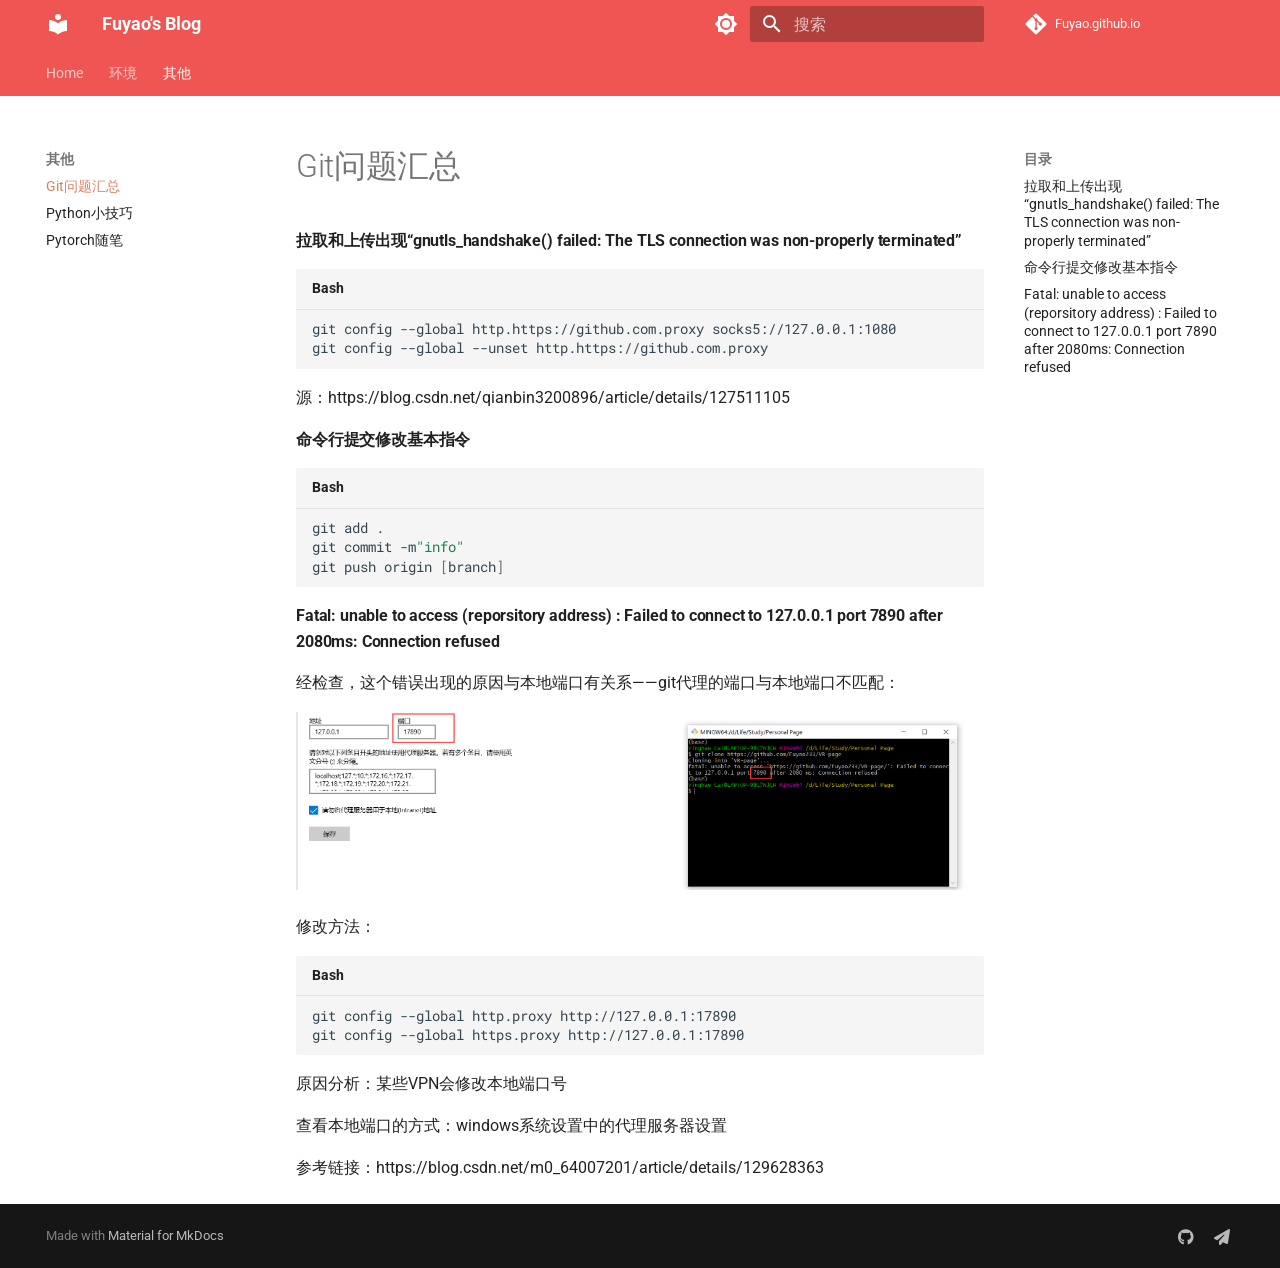
<file: 环境/git问题汇总/index.html>
<!doctype html>
<html lang="zh" class="no-js">
  <head>
    
      <meta charset="utf-8">
      <meta name="viewport" content="width=device-width,initial-scale=1">
      
      
      
      
        <link rel="prev" href="../%E6%97%A0root%E6%9D%83%E9%99%90%E5%AE%89%E8%A3%85cmake/">
      
      
        <link rel="next" href="../../%E5%85%B6%E4%BB%96/python/">
      
      <link rel="icon" href="../../assets/images/favicon.png">
      <meta name="generator" content="mkdocs-1.4.3, mkdocs-material-9.1.14">
    
    
      
        <title>Git问题汇总 - Fuyao's Blog</title>
      
    
    
      <link rel="stylesheet" href="../../assets/stylesheets/main.85bb2934.min.css">
      
        
        <link rel="stylesheet" href="../../assets/stylesheets/palette.a6bdf11c.min.css">
      
      

    
    
    
      
        
        
        <link rel="preconnect" href="https://fonts.gstatic.com" crossorigin>
        <link rel="stylesheet" href="https://fonts.googleapis.com/css?family=Roboto:300,300i,400,400i,700,700i%7CRoboto+Mono:400,400i,700,700i&display=fallback">
        <style>:root{--md-text-font:"Roboto";--md-code-font:"Roboto Mono"}</style>
      
    
    
      <link rel="stylesheet" href="../../stylesheets/extra.css">
    
    <script>__md_scope=new URL("../..",location),__md_hash=e=>[...e].reduce((e,_)=>(e<<5)-e+_.charCodeAt(0),0),__md_get=(e,_=localStorage,t=__md_scope)=>JSON.parse(_.getItem(t.pathname+"."+e)),__md_set=(e,_,t=localStorage,a=__md_scope)=>{try{t.setItem(a.pathname+"."+e,JSON.stringify(_))}catch(e){}}</script>
    
      

    
    
    
  </head>
  
  
    
    
      
    
    
    
    
    <body dir="ltr" data-md-color-scheme="custom" data-md-color-primary="red" data-md-color-accent="red">
  
    
    
      <script>var palette=__md_get("__palette");if(palette&&"object"==typeof palette.color)for(var key of Object.keys(palette.color))document.body.setAttribute("data-md-color-"+key,palette.color[key])</script>
    
    <input class="md-toggle" data-md-toggle="drawer" type="checkbox" id="__drawer" autocomplete="off">
    <input class="md-toggle" data-md-toggle="search" type="checkbox" id="__search" autocomplete="off">
    <label class="md-overlay" for="__drawer"></label>
    <div data-md-component="skip">
      
        
        <a href="#gnutls_handshake-failed-the-tls-connection-was-non-properly-terminated" class="md-skip">
          跳转至
        </a>
      
    </div>
    <div data-md-component="announce">
      
    </div>
    
    
      

<header class="md-header" data-md-component="header">
  <nav class="md-header__inner md-grid" aria-label="页眉">
    <a href="../.." title="Fuyao&#39;s Blog" class="md-header__button md-logo" aria-label="Fuyao's Blog" data-md-component="logo">
      
  
  <svg xmlns="http://www.w3.org/2000/svg" viewBox="0 0 24 24"><path d="M12 8a3 3 0 0 0 3-3 3 3 0 0 0-3-3 3 3 0 0 0-3 3 3 3 0 0 0 3 3m0 3.54C9.64 9.35 6.5 8 3 8v11c3.5 0 6.64 1.35 9 3.54 2.36-2.19 5.5-3.54 9-3.54V8c-3.5 0-6.64 1.35-9 3.54Z"/></svg>

    </a>
    <label class="md-header__button md-icon" for="__drawer">
      <svg xmlns="http://www.w3.org/2000/svg" viewBox="0 0 24 24"><path d="M3 6h18v2H3V6m0 5h18v2H3v-2m0 5h18v2H3v-2Z"/></svg>
    </label>
    <div class="md-header__title" data-md-component="header-title">
      <div class="md-header__ellipsis">
        <div class="md-header__topic">
          <span class="md-ellipsis">
            Fuyao's Blog
          </span>
        </div>
        <div class="md-header__topic" data-md-component="header-topic">
          <span class="md-ellipsis">
            
              Git问题汇总
            
          </span>
        </div>
      </div>
    </div>
    
      
        <form class="md-header__option" data-md-component="palette">
          
            
            
            
            <input class="md-option" data-md-color-media="" data-md-color-scheme="custom" data-md-color-primary="red" data-md-color-accent="red"  aria-label="Switch to light mode"  type="radio" name="__palette" id="__palette_1">
            
              <label class="md-header__button md-icon" title="Switch to light mode" for="__palette_2" hidden>
                <svg xmlns="http://www.w3.org/2000/svg" viewBox="0 0 24 24"><path d="M12 8a4 4 0 0 0-4 4 4 4 0 0 0 4 4 4 4 0 0 0 4-4 4 4 0 0 0-4-4m0 10a6 6 0 0 1-6-6 6 6 0 0 1 6-6 6 6 0 0 1 6 6 6 6 0 0 1-6 6m8-9.31V4h-4.69L12 .69 8.69 4H4v4.69L.69 12 4 15.31V20h4.69L12 23.31 15.31 20H20v-4.69L23.31 12 20 8.69Z"/></svg>
              </label>
            
          
            
            
            
            <input class="md-option" data-md-color-media="" data-md-color-scheme="slate" data-md-color-primary="red" data-md-color-accent="red"  aria-label="Switch to dark mode"  type="radio" name="__palette" id="__palette_2">
            
              <label class="md-header__button md-icon" title="Switch to dark mode" for="__palette_1" hidden>
                <svg xmlns="http://www.w3.org/2000/svg" viewBox="0 0 24 24"><path d="M12 18c-.89 0-1.74-.2-2.5-.55C11.56 16.5 13 14.42 13 12c0-2.42-1.44-4.5-3.5-5.45C10.26 6.2 11.11 6 12 6a6 6 0 0 1 6 6 6 6 0 0 1-6 6m8-9.31V4h-4.69L12 .69 8.69 4H4v4.69L.69 12 4 15.31V20h4.69L12 23.31 15.31 20H20v-4.69L23.31 12 20 8.69Z"/></svg>
              </label>
            
          
        </form>
      
    
    
    
      <label class="md-header__button md-icon" for="__search">
        <svg xmlns="http://www.w3.org/2000/svg" viewBox="0 0 24 24"><path d="M9.5 3A6.5 6.5 0 0 1 16 9.5c0 1.61-.59 3.09-1.56 4.23l.27.27h.79l5 5-1.5 1.5-5-5v-.79l-.27-.27A6.516 6.516 0 0 1 9.5 16 6.5 6.5 0 0 1 3 9.5 6.5 6.5 0 0 1 9.5 3m0 2C7 5 5 7 5 9.5S7 14 9.5 14 14 12 14 9.5 12 5 9.5 5Z"/></svg>
      </label>
      <div class="md-search" data-md-component="search" role="dialog">
  <label class="md-search__overlay" for="__search"></label>
  <div class="md-search__inner" role="search">
    <form class="md-search__form" name="search">
      <input type="text" class="md-search__input" name="query" aria-label="搜索" placeholder="搜索" autocapitalize="off" autocorrect="off" autocomplete="off" spellcheck="false" data-md-component="search-query" required>
      <label class="md-search__icon md-icon" for="__search">
        <svg xmlns="http://www.w3.org/2000/svg" viewBox="0 0 24 24"><path d="M9.5 3A6.5 6.5 0 0 1 16 9.5c0 1.61-.59 3.09-1.56 4.23l.27.27h.79l5 5-1.5 1.5-5-5v-.79l-.27-.27A6.516 6.516 0 0 1 9.5 16 6.5 6.5 0 0 1 3 9.5 6.5 6.5 0 0 1 9.5 3m0 2C7 5 5 7 5 9.5S7 14 9.5 14 14 12 14 9.5 12 5 9.5 5Z"/></svg>
        <svg xmlns="http://www.w3.org/2000/svg" viewBox="0 0 24 24"><path d="M20 11v2H8l5.5 5.5-1.42 1.42L4.16 12l7.92-7.92L13.5 5.5 8 11h12Z"/></svg>
      </label>
      <nav class="md-search__options" aria-label="查找">
        
        <button type="reset" class="md-search__icon md-icon" title="清空当前内容" aria-label="清空当前内容" tabindex="-1">
          <svg xmlns="http://www.w3.org/2000/svg" viewBox="0 0 24 24"><path d="M19 6.41 17.59 5 12 10.59 6.41 5 5 6.41 10.59 12 5 17.59 6.41 19 12 13.41 17.59 19 19 17.59 13.41 12 19 6.41Z"/></svg>
        </button>
      </nav>
      
    </form>
    <div class="md-search__output">
      <div class="md-search__scrollwrap" data-md-scrollfix>
        <div class="md-search-result" data-md-component="search-result">
          <div class="md-search-result__meta">
            正在初始化搜索引擎
          </div>
          <ol class="md-search-result__list" role="presentation"></ol>
        </div>
      </div>
    </div>
  </div>
</div>
    
    
      <div class="md-header__source">
        <a href="https://github.com/Fuyao233/Fuyao.github.io" title="前往仓库" class="md-source" data-md-component="source">
  <div class="md-source__icon md-icon">
    
    <svg xmlns="http://www.w3.org/2000/svg" viewBox="0 0 448 512"><!--! Font Awesome Free 6.4.0 by @fontawesome - https://fontawesome.com License - https://fontawesome.com/license/free (Icons: CC BY 4.0, Fonts: SIL OFL 1.1, Code: MIT License) Copyright 2023 Fonticons, Inc.--><path d="M439.55 236.05 244 40.45a28.87 28.87 0 0 0-40.81 0l-40.66 40.63 51.52 51.52c27.06-9.14 52.68 16.77 43.39 43.68l49.66 49.66c34.23-11.8 61.18 31 35.47 56.69-26.49 26.49-70.21-2.87-56-37.34L240.22 199v121.85c25.3 12.54 22.26 41.85 9.08 55a34.34 34.34 0 0 1-48.55 0c-17.57-17.6-11.07-46.91 11.25-56v-123c-20.8-8.51-24.6-30.74-18.64-45L142.57 101 8.45 235.14a28.86 28.86 0 0 0 0 40.81l195.61 195.6a28.86 28.86 0 0 0 40.8 0l194.69-194.69a28.86 28.86 0 0 0 0-40.81z"/></svg>
  </div>
  <div class="md-source__repository">
    Fuyao.github.io
  </div>
</a>
      </div>
    
  </nav>
  
</header>
    
    <div class="md-container" data-md-component="container">
      
      
        
          
            
<nav class="md-tabs" aria-label="标签" data-md-component="tabs">
  <div class="md-grid">
    <ul class="md-tabs__list">
      
        
  
  


  <li class="md-tabs__item">
    <a href="../.." class="md-tabs__link">
      Home
    </a>
  </li>

      
        
  
  


  
  
  
    <li class="md-tabs__item">
      <a href="../gecode%E5%AE%89%E8%A3%85/" class="md-tabs__link">
        环境
      </a>
    </li>
  

      
        
  
  
    
  


  
  
  
    <li class="md-tabs__item">
      <a href="./" class="md-tabs__link md-tabs__link--active">
        其他
      </a>
    </li>
  

      
    </ul>
  </div>
</nav>
          
        
      
      <main class="md-main" data-md-component="main">
        <div class="md-main__inner md-grid">
          
            
              
              <div class="md-sidebar md-sidebar--primary" data-md-component="sidebar" data-md-type="navigation" >
                <div class="md-sidebar__scrollwrap">
                  <div class="md-sidebar__inner">
                    

  


<nav class="md-nav md-nav--primary md-nav--lifted" aria-label="导航栏" data-md-level="0">
  <label class="md-nav__title" for="__drawer">
    <a href="../.." title="Fuyao&#39;s Blog" class="md-nav__button md-logo" aria-label="Fuyao's Blog" data-md-component="logo">
      
  
  <svg xmlns="http://www.w3.org/2000/svg" viewBox="0 0 24 24"><path d="M12 8a3 3 0 0 0 3-3 3 3 0 0 0-3-3 3 3 0 0 0-3 3 3 3 0 0 0 3 3m0 3.54C9.64 9.35 6.5 8 3 8v11c3.5 0 6.64 1.35 9 3.54 2.36-2.19 5.5-3.54 9-3.54V8c-3.5 0-6.64 1.35-9 3.54Z"/></svg>

    </a>
    Fuyao's Blog
  </label>
  
    <div class="md-nav__source">
      <a href="https://github.com/Fuyao233/Fuyao.github.io" title="前往仓库" class="md-source" data-md-component="source">
  <div class="md-source__icon md-icon">
    
    <svg xmlns="http://www.w3.org/2000/svg" viewBox="0 0 448 512"><!--! Font Awesome Free 6.4.0 by @fontawesome - https://fontawesome.com License - https://fontawesome.com/license/free (Icons: CC BY 4.0, Fonts: SIL OFL 1.1, Code: MIT License) Copyright 2023 Fonticons, Inc.--><path d="M439.55 236.05 244 40.45a28.87 28.87 0 0 0-40.81 0l-40.66 40.63 51.52 51.52c27.06-9.14 52.68 16.77 43.39 43.68l49.66 49.66c34.23-11.8 61.18 31 35.47 56.69-26.49 26.49-70.21-2.87-56-37.34L240.22 199v121.85c25.3 12.54 22.26 41.85 9.08 55a34.34 34.34 0 0 1-48.55 0c-17.57-17.6-11.07-46.91 11.25-56v-123c-20.8-8.51-24.6-30.74-18.64-45L142.57 101 8.45 235.14a28.86 28.86 0 0 0 0 40.81l195.61 195.6a28.86 28.86 0 0 0 40.8 0l194.69-194.69a28.86 28.86 0 0 0 0-40.81z"/></svg>
  </div>
  <div class="md-source__repository">
    Fuyao.github.io
  </div>
</a>
    </div>
  
  <ul class="md-nav__list" data-md-scrollfix>
    
      
      
      

  
  
  
    <li class="md-nav__item">
      <a href="../.." class="md-nav__link">
        Home
      </a>
    </li>
  

    
      
      
      

  
  
  
    
    <li class="md-nav__item md-nav__item--nested">
      
      
      
      
        
      
      <input class="md-nav__toggle md-toggle md-toggle--indeterminate" type="checkbox" id="__nav_2" >
      
      
      
        <label class="md-nav__link" for="__nav_2" id="__nav_2_label" tabindex="0">
          环境
          <span class="md-nav__icon md-icon"></span>
        </label>
      
      <nav class="md-nav" data-md-level="1" aria-labelledby="__nav_2_label" aria-expanded="false">
        <label class="md-nav__title" for="__nav_2">
          <span class="md-nav__icon md-icon"></span>
          环境
        </label>
        <ul class="md-nav__list" data-md-scrollfix>
          
            
              
  
  
  
    <li class="md-nav__item">
      <a href="../gecode%E5%AE%89%E8%A3%85/" class="md-nav__link">
        Linux下安装Gecode
      </a>
    </li>
  

            
          
            
              
  
  
  
    <li class="md-nav__item">
      <a href="../linux%E5%AE%89%E8%A3%85matlab/" class="md-nav__link">
        Linux下安装Matlab
      </a>
    </li>
  

            
          
            
              
  
  
  
    <li class="md-nav__item">
      <a href="../%E6%97%A0root%E6%9D%83%E9%99%90%E5%AE%89%E8%A3%85cmake/" class="md-nav__link">
        无root权限安装cmake
      </a>
    </li>
  

            
          
        </ul>
      </nav>
    </li>
  

    
      
      
      

  
  
    
  
  
    
    <li class="md-nav__item md-nav__item--active md-nav__item--nested">
      
      
      
      
      <input class="md-nav__toggle md-toggle " type="checkbox" id="__nav_3" checked>
      
      
      
        <label class="md-nav__link" for="__nav_3" id="__nav_3_label" tabindex="0">
          其他
          <span class="md-nav__icon md-icon"></span>
        </label>
      
      <nav class="md-nav" data-md-level="1" aria-labelledby="__nav_3_label" aria-expanded="true">
        <label class="md-nav__title" for="__nav_3">
          <span class="md-nav__icon md-icon"></span>
          其他
        </label>
        <ul class="md-nav__list" data-md-scrollfix>
          
            
              
  
  
    
  
  
    <li class="md-nav__item md-nav__item--active">
      
      <input class="md-nav__toggle md-toggle" type="checkbox" id="__toc">
      
      
      
        <label class="md-nav__link md-nav__link--active" for="__toc">
          Git问题汇总
          <span class="md-nav__icon md-icon"></span>
        </label>
      
      <a href="./" class="md-nav__link md-nav__link--active">
        Git问题汇总
      </a>
      
        

<nav class="md-nav md-nav--secondary" aria-label="目录">
  
  
  
  
    <label class="md-nav__title" for="__toc">
      <span class="md-nav__icon md-icon"></span>
      目录
    </label>
    <ul class="md-nav__list" data-md-component="toc" data-md-scrollfix>
      
        <li class="md-nav__item">
  <a href="#gnutls_handshake-failed-the-tls-connection-was-non-properly-terminated" class="md-nav__link">
    拉取和上传出现“gnutls_handshake() failed: The TLS connection was non-properly terminated”
  </a>
  
</li>
      
        <li class="md-nav__item">
  <a href="#_1" class="md-nav__link">
    命令行提交修改基本指令
  </a>
  
</li>
      
        <li class="md-nav__item">
  <a href="#fatal-unable-to-access-reporsitory-address-failed-to-connect-to-127001-port-7890-after-2080ms-connection-refused" class="md-nav__link">
    Fatal: unable to access (reporsitory address) : Failed to connect to 127.0.0.1 port 7890 after 2080ms: Connection refused
  </a>
  
</li>
      
    </ul>
  
</nav>
      
    </li>
  

            
          
            
              
  
  
  
    <li class="md-nav__item">
      <a href="../../%E5%85%B6%E4%BB%96/python/" class="md-nav__link">
        Python小技巧
      </a>
    </li>
  

            
          
            
              
  
  
  
    <li class="md-nav__item">
      <a href="../../%E5%85%B6%E4%BB%96/Pytorch/" class="md-nav__link">
        Pytorch随笔
      </a>
    </li>
  

            
          
        </ul>
      </nav>
    </li>
  

    
  </ul>
</nav>
                  </div>
                </div>
              </div>
            
            
              
              <div class="md-sidebar md-sidebar--secondary" data-md-component="sidebar" data-md-type="toc" >
                <div class="md-sidebar__scrollwrap">
                  <div class="md-sidebar__inner">
                    

<nav class="md-nav md-nav--secondary" aria-label="目录">
  
  
  
  
    <label class="md-nav__title" for="__toc">
      <span class="md-nav__icon md-icon"></span>
      目录
    </label>
    <ul class="md-nav__list" data-md-component="toc" data-md-scrollfix>
      
        <li class="md-nav__item">
  <a href="#gnutls_handshake-failed-the-tls-connection-was-non-properly-terminated" class="md-nav__link">
    拉取和上传出现“gnutls_handshake() failed: The TLS connection was non-properly terminated”
  </a>
  
</li>
      
        <li class="md-nav__item">
  <a href="#_1" class="md-nav__link">
    命令行提交修改基本指令
  </a>
  
</li>
      
        <li class="md-nav__item">
  <a href="#fatal-unable-to-access-reporsitory-address-failed-to-connect-to-127001-port-7890-after-2080ms-connection-refused" class="md-nav__link">
    Fatal: unable to access (reporsitory address) : Failed to connect to 127.0.0.1 port 7890 after 2080ms: Connection refused
  </a>
  
</li>
      
    </ul>
  
</nav>
                  </div>
                </div>
              </div>
            
          
          
            <div class="md-content" data-md-component="content">
              <article class="md-content__inner md-typeset">
                
                  

  
  


  <h1>Git问题汇总</h1>

<h4 id="gnutls_handshake-failed-the-tls-connection-was-non-properly-terminated"><strong>拉取和上传出现“gnutls_handshake() failed: The TLS connection was non-properly terminated”</strong><a class="headerlink" href="#gnutls_handshake-failed-the-tls-connection-was-non-properly-terminated" title="Permanent link">&para;</a></h4>
<div class="highlight"><span class="filename">Bash</span><pre><span></span><code>git<span class="w"> </span>config<span class="w"> </span>--global<span class="w"> </span>http.https://github.com.proxy<span class="w"> </span>socks5://127.0.0.1:1080
git<span class="w"> </span>config<span class="w"> </span>--global<span class="w"> </span>--unset<span class="w"> </span>http.https://github.com.proxy
</code></pre></div>
<p>源：https://blog.csdn.net/qianbin3200896/article/details/127511105</p>
<h4 id="_1">命令行提交修改基本指令<a class="headerlink" href="#_1" title="Permanent link">&para;</a></h4>
<div class="highlight"><span class="filename">Bash</span><pre><span></span><code>git<span class="w"> </span>add<span class="w"> </span>.
git<span class="w"> </span>commit<span class="w"> </span>-m<span class="s2">&quot;info&quot;</span>
git<span class="w"> </span>push<span class="w"> </span>origin<span class="w"> </span><span class="o">[</span>branch<span class="o">]</span>
</code></pre></div>
<h4 id="fatal-unable-to-access-reporsitory-address-failed-to-connect-to-127001-port-7890-after-2080ms-connection-refused">Fatal: unable to access (reporsitory address) : Failed to connect to 127.0.0.1 port 7890 after 2080ms: Connection refused<a class="headerlink" href="#fatal-unable-to-access-reporsitory-address-failed-to-connect-to-127001-port-7890-after-2080ms-connection-refused" title="Permanent link">&para;</a></h4>
<p>经检查，这个错误出现的原因与本地端口有关系——git代理的端口与本地端口不匹配：</p>
<p><img alt="image-20230803175124157" src="../git%E9%97%AE%E9%A2%98%E6%B1%87%E6%80%BB.assets/image-20230803175124157.png" /></p>
<p>修改方法：</p>
<div class="highlight"><span class="filename">Bash</span><pre><span></span><code>git<span class="w"> </span>config<span class="w"> </span>--global<span class="w"> </span>http.proxy<span class="w"> </span>http://127.0.0.1:17890
git<span class="w"> </span>config<span class="w"> </span>--global<span class="w"> </span>https.proxy<span class="w"> </span>http://127.0.0.1:17890
</code></pre></div>
<p>原因分析：某些VPN会修改本地端口号</p>
<p>查看本地端口的方式：windows系统设置中的代理服务器设置</p>
<p>参考链接：https://blog.csdn.net/m0_64007201/article/details/129628363</p>





                
              </article>
            </div>
          
          
        </div>
        
          <button type="button" class="md-top md-icon" data-md-component="top" hidden>
            <svg xmlns="http://www.w3.org/2000/svg" viewBox="0 0 24 24"><path d="M13 20h-2V8l-5.5 5.5-1.42-1.42L12 4.16l7.92 7.92-1.42 1.42L13 8v12Z"/></svg>
            回到页面顶部
          </button>
        
      </main>
      
        <footer class="md-footer">
  
  <div class="md-footer-meta md-typeset">
    <div class="md-footer-meta__inner md-grid">
      <div class="md-copyright">
  
  
    Made with
    <a href="https://squidfunk.github.io/mkdocs-material/" target="_blank" rel="noopener">
      Material for MkDocs
    </a>
  
</div>
      
        <div class="md-social">
  
    
    
    
    
    <a href="https://github.com/Fuyao233" target="_blank" rel="noopener" title="My Github" class="md-social__link">
      <svg xmlns="http://www.w3.org/2000/svg" viewBox="0 0 496 512"><!--! Font Awesome Free 6.4.0 by @fontawesome - https://fontawesome.com License - https://fontawesome.com/license/free (Icons: CC BY 4.0, Fonts: SIL OFL 1.1, Code: MIT License) Copyright 2023 Fonticons, Inc.--><path d="M165.9 397.4c0 2-2.3 3.6-5.2 3.6-3.3.3-5.6-1.3-5.6-3.6 0-2 2.3-3.6 5.2-3.6 3-.3 5.6 1.3 5.6 3.6zm-31.1-4.5c-.7 2 1.3 4.3 4.3 4.9 2.6 1 5.6 0 6.2-2s-1.3-4.3-4.3-5.2c-2.6-.7-5.5.3-6.2 2.3zm44.2-1.7c-2.9.7-4.9 2.6-4.6 4.9.3 2 2.9 3.3 5.9 2.6 2.9-.7 4.9-2.6 4.6-4.6-.3-1.9-3-3.2-5.9-2.9zM244.8 8C106.1 8 0 113.3 0 252c0 110.9 69.8 205.8 169.5 239.2 12.8 2.3 17.3-5.6 17.3-12.1 0-6.2-.3-40.4-.3-61.4 0 0-70 15-84.7-29.8 0 0-11.4-29.1-27.8-36.6 0 0-22.9-15.7 1.6-15.4 0 0 24.9 2 38.6 25.8 21.9 38.6 58.6 27.5 72.9 20.9 2.3-16 8.8-27.1 16-33.7-55.9-6.2-112.3-14.3-112.3-110.5 0-27.5 7.6-41.3 23.6-58.9-2.6-6.5-11.1-33.3 2.6-67.9 20.9-6.5 69 27 69 27 20-5.6 41.5-8.5 62.8-8.5s42.8 2.9 62.8 8.5c0 0 48.1-33.6 69-27 13.7 34.7 5.2 61.4 2.6 67.9 16 17.7 25.8 31.5 25.8 58.9 0 96.5-58.9 104.2-114.8 110.5 9.2 7.9 17 22.9 17 46.4 0 33.7-.3 75.4-.3 83.6 0 6.5 4.6 14.4 17.3 12.1C428.2 457.8 496 362.9 496 252 496 113.3 383.5 8 244.8 8zM97.2 352.9c-1.3 1-1 3.3.7 5.2 1.6 1.6 3.9 2.3 5.2 1 1.3-1 1-3.3-.7-5.2-1.6-1.6-3.9-2.3-5.2-1zm-10.8-8.1c-.7 1.3.3 2.9 2.3 3.9 1.6 1 3.6.7 4.3-.7.7-1.3-.3-2.9-2.3-3.9-2-.6-3.6-.3-4.3.7zm32.4 35.6c-1.6 1.3-1 4.3 1.3 6.2 2.3 2.3 5.2 2.6 6.5 1 1.3-1.3.7-4.3-1.3-6.2-2.2-2.3-5.2-2.6-6.5-1zm-11.4-14.7c-1.6 1-1.6 3.6 0 5.9 1.6 2.3 4.3 3.3 5.6 2.3 1.6-1.3 1.6-3.9 0-6.2-1.4-2.3-4-3.3-5.6-2z"/></svg>
    </a>
  
    
    
    
    
    <a href="mailto:yinghaocai@foxmail.com" target="_blank" rel="noopener" title="My Email" class="md-social__link">
      <svg xmlns="http://www.w3.org/2000/svg" viewBox="0 0 512 512"><!--! Font Awesome Free 6.4.0 by @fontawesome - https://fontawesome.com License - https://fontawesome.com/license/free (Icons: CC BY 4.0, Fonts: SIL OFL 1.1, Code: MIT License) Copyright 2023 Fonticons, Inc.--><path d="M498.1 5.6c10.1 7 15.4 19.1 13.5 31.2l-64 416c-1.5 9.7-7.4 18.2-16 23s-18.9 5.4-28 1.6L284 427.7l-68.5 74.1c-8.9 9.7-22.9 12.9-35.2 8.1S160 493.2 160 480v-83.6c0-4 1.5-7.8 4.2-10.7l167.6-182.9c5.8-6.3 5.6-16-.4-22s-15.7-6.4-22-.7L106 360.8l-88.3-44.2C7.1 311.3.3 300.7 0 288.9s5.9-22.8 16.1-28.7l448-256c10.7-6.1 23.9-5.5 34 1.4z"/></svg>
    </a>
  
</div>
      
    </div>
  </div>
</footer>
      
    </div>
    <div class="md-dialog" data-md-component="dialog">
      <div class="md-dialog__inner md-typeset"></div>
    </div>
    
    <script id="__config" type="application/json">{"base": "../..", "features": ["navigation.instant", "navigation.tracking", "navigation.tabs", "navigation.expand", "navigation.top", "toc.follow"], "search": "../../assets/javascripts/workers/search.208ed371.min.js", "translations": {"clipboard.copied": "\u5df2\u590d\u5236", "clipboard.copy": "\u590d\u5236", "search.result.more.one": "\u5728\u8be5\u9875\u4e0a\u8fd8\u6709 1 \u4e2a\u7b26\u5408\u6761\u4ef6\u7684\u7ed3\u679c", "search.result.more.other": "\u5728\u8be5\u9875\u4e0a\u8fd8\u6709 # \u4e2a\u7b26\u5408\u6761\u4ef6\u7684\u7ed3\u679c", "search.result.none": "\u6ca1\u6709\u627e\u5230\u7b26\u5408\u6761\u4ef6\u7684\u7ed3\u679c", "search.result.one": "\u627e\u5230 1 \u4e2a\u7b26\u5408\u6761\u4ef6\u7684\u7ed3\u679c", "search.result.other": "# \u4e2a\u7b26\u5408\u6761\u4ef6\u7684\u7ed3\u679c", "search.result.placeholder": "\u952e\u5165\u4ee5\u5f00\u59cb\u641c\u7d22", "search.result.term.missing": "\u7f3a\u5c11", "select.version": "\u9009\u62e9\u5f53\u524d\u7248\u672c"}}</script>
    
    
      <script src="../../assets/javascripts/bundle.b4d07000.min.js"></script>
      
    
  </body>
</html>
</file>
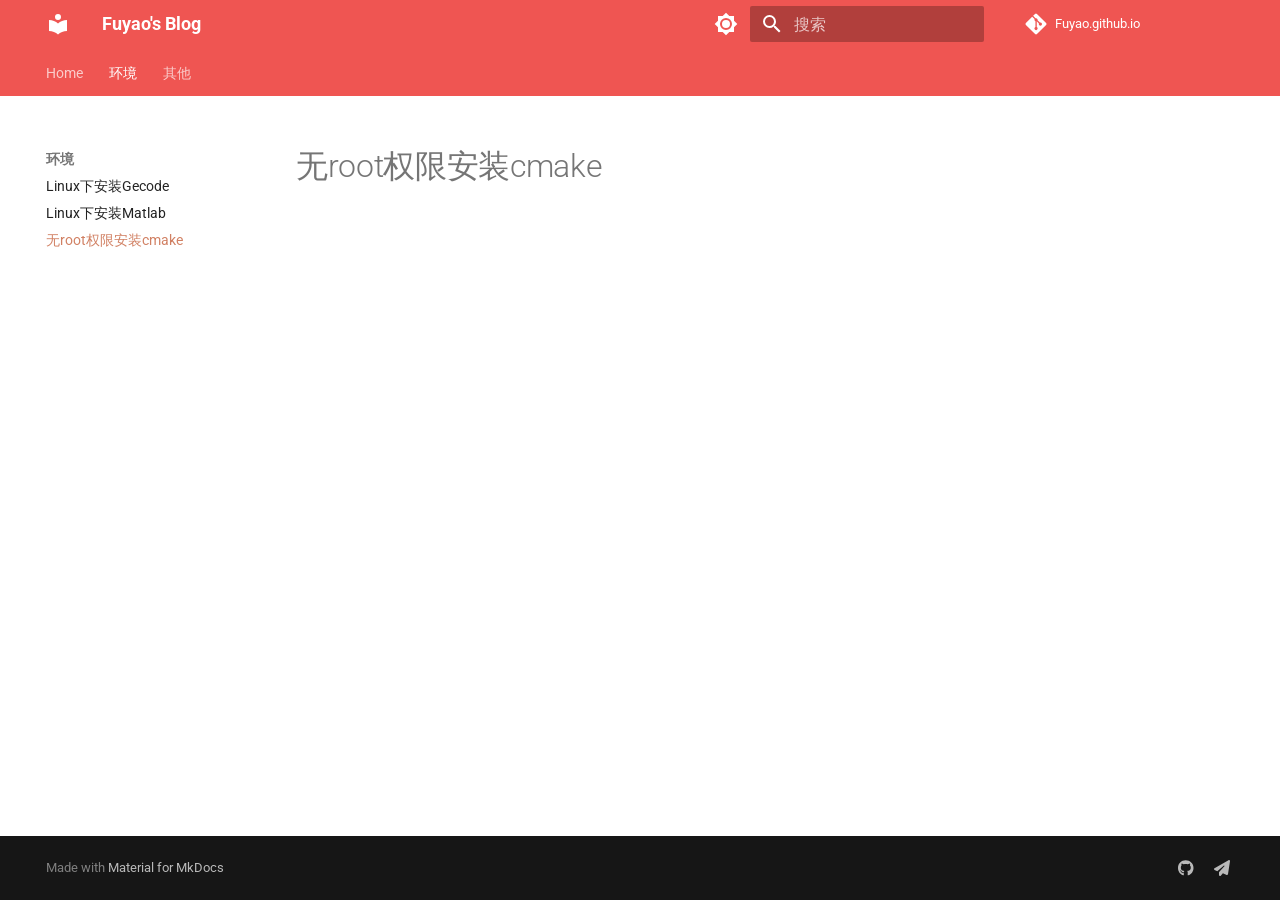
<file: 环境/无root权限安装cmake/index.html>
<!doctype html>
<html lang="zh" class="no-js">
  <head>
    
      <meta charset="utf-8">
      <meta name="viewport" content="width=device-width,initial-scale=1">
      
      
      
      
        <link rel="prev" href="../linux%E5%AE%89%E8%A3%85matlab/">
      
      
        <link rel="next" href="../git%E9%97%AE%E9%A2%98%E6%B1%87%E6%80%BB/">
      
      <link rel="icon" href="../../assets/images/favicon.png">
      <meta name="generator" content="mkdocs-1.4.3, mkdocs-material-9.1.14">
    
    
      
        <title>无root权限安装cmake - Fuyao's Blog</title>
      
    
    
      <link rel="stylesheet" href="../../assets/stylesheets/main.85bb2934.min.css">
      
        
        <link rel="stylesheet" href="../../assets/stylesheets/palette.a6bdf11c.min.css">
      
      

    
    
    
      
        
        
        <link rel="preconnect" href="https://fonts.gstatic.com" crossorigin>
        <link rel="stylesheet" href="https://fonts.googleapis.com/css?family=Roboto:300,300i,400,400i,700,700i%7CRoboto+Mono:400,400i,700,700i&display=fallback">
        <style>:root{--md-text-font:"Roboto";--md-code-font:"Roboto Mono"}</style>
      
    
    
      <link rel="stylesheet" href="../../stylesheets/extra.css">
    
    <script>__md_scope=new URL("../..",location),__md_hash=e=>[...e].reduce((e,_)=>(e<<5)-e+_.charCodeAt(0),0),__md_get=(e,_=localStorage,t=__md_scope)=>JSON.parse(_.getItem(t.pathname+"."+e)),__md_set=(e,_,t=localStorage,a=__md_scope)=>{try{t.setItem(a.pathname+"."+e,JSON.stringify(_))}catch(e){}}</script>
    
      

    
    
    
  </head>
  
  
    
    
      
    
    
    
    
    <body dir="ltr" data-md-color-scheme="custom" data-md-color-primary="red" data-md-color-accent="red">
  
    
    
      <script>var palette=__md_get("__palette");if(palette&&"object"==typeof palette.color)for(var key of Object.keys(palette.color))document.body.setAttribute("data-md-color-"+key,palette.color[key])</script>
    
    <input class="md-toggle" data-md-toggle="drawer" type="checkbox" id="__drawer" autocomplete="off">
    <input class="md-toggle" data-md-toggle="search" type="checkbox" id="__search" autocomplete="off">
    <label class="md-overlay" for="__drawer"></label>
    <div data-md-component="skip">
      
    </div>
    <div data-md-component="announce">
      
    </div>
    
    
      

<header class="md-header" data-md-component="header">
  <nav class="md-header__inner md-grid" aria-label="页眉">
    <a href="../.." title="Fuyao&#39;s Blog" class="md-header__button md-logo" aria-label="Fuyao's Blog" data-md-component="logo">
      
  
  <svg xmlns="http://www.w3.org/2000/svg" viewBox="0 0 24 24"><path d="M12 8a3 3 0 0 0 3-3 3 3 0 0 0-3-3 3 3 0 0 0-3 3 3 3 0 0 0 3 3m0 3.54C9.64 9.35 6.5 8 3 8v11c3.5 0 6.64 1.35 9 3.54 2.36-2.19 5.5-3.54 9-3.54V8c-3.5 0-6.64 1.35-9 3.54Z"/></svg>

    </a>
    <label class="md-header__button md-icon" for="__drawer">
      <svg xmlns="http://www.w3.org/2000/svg" viewBox="0 0 24 24"><path d="M3 6h18v2H3V6m0 5h18v2H3v-2m0 5h18v2H3v-2Z"/></svg>
    </label>
    <div class="md-header__title" data-md-component="header-title">
      <div class="md-header__ellipsis">
        <div class="md-header__topic">
          <span class="md-ellipsis">
            Fuyao's Blog
          </span>
        </div>
        <div class="md-header__topic" data-md-component="header-topic">
          <span class="md-ellipsis">
            
              无root权限安装cmake
            
          </span>
        </div>
      </div>
    </div>
    
      
        <form class="md-header__option" data-md-component="palette">
          
            
            
            
            <input class="md-option" data-md-color-media="" data-md-color-scheme="custom" data-md-color-primary="red" data-md-color-accent="red"  aria-label="Switch to light mode"  type="radio" name="__palette" id="__palette_1">
            
              <label class="md-header__button md-icon" title="Switch to light mode" for="__palette_2" hidden>
                <svg xmlns="http://www.w3.org/2000/svg" viewBox="0 0 24 24"><path d="M12 8a4 4 0 0 0-4 4 4 4 0 0 0 4 4 4 4 0 0 0 4-4 4 4 0 0 0-4-4m0 10a6 6 0 0 1-6-6 6 6 0 0 1 6-6 6 6 0 0 1 6 6 6 6 0 0 1-6 6m8-9.31V4h-4.69L12 .69 8.69 4H4v4.69L.69 12 4 15.31V20h4.69L12 23.31 15.31 20H20v-4.69L23.31 12 20 8.69Z"/></svg>
              </label>
            
          
            
            
            
            <input class="md-option" data-md-color-media="" data-md-color-scheme="slate" data-md-color-primary="red" data-md-color-accent="red"  aria-label="Switch to dark mode"  type="radio" name="__palette" id="__palette_2">
            
              <label class="md-header__button md-icon" title="Switch to dark mode" for="__palette_1" hidden>
                <svg xmlns="http://www.w3.org/2000/svg" viewBox="0 0 24 24"><path d="M12 18c-.89 0-1.74-.2-2.5-.55C11.56 16.5 13 14.42 13 12c0-2.42-1.44-4.5-3.5-5.45C10.26 6.2 11.11 6 12 6a6 6 0 0 1 6 6 6 6 0 0 1-6 6m8-9.31V4h-4.69L12 .69 8.69 4H4v4.69L.69 12 4 15.31V20h4.69L12 23.31 15.31 20H20v-4.69L23.31 12 20 8.69Z"/></svg>
              </label>
            
          
        </form>
      
    
    
    
      <label class="md-header__button md-icon" for="__search">
        <svg xmlns="http://www.w3.org/2000/svg" viewBox="0 0 24 24"><path d="M9.5 3A6.5 6.5 0 0 1 16 9.5c0 1.61-.59 3.09-1.56 4.23l.27.27h.79l5 5-1.5 1.5-5-5v-.79l-.27-.27A6.516 6.516 0 0 1 9.5 16 6.5 6.5 0 0 1 3 9.5 6.5 6.5 0 0 1 9.5 3m0 2C7 5 5 7 5 9.5S7 14 9.5 14 14 12 14 9.5 12 5 9.5 5Z"/></svg>
      </label>
      <div class="md-search" data-md-component="search" role="dialog">
  <label class="md-search__overlay" for="__search"></label>
  <div class="md-search__inner" role="search">
    <form class="md-search__form" name="search">
      <input type="text" class="md-search__input" name="query" aria-label="搜索" placeholder="搜索" autocapitalize="off" autocorrect="off" autocomplete="off" spellcheck="false" data-md-component="search-query" required>
      <label class="md-search__icon md-icon" for="__search">
        <svg xmlns="http://www.w3.org/2000/svg" viewBox="0 0 24 24"><path d="M9.5 3A6.5 6.5 0 0 1 16 9.5c0 1.61-.59 3.09-1.56 4.23l.27.27h.79l5 5-1.5 1.5-5-5v-.79l-.27-.27A6.516 6.516 0 0 1 9.5 16 6.5 6.5 0 0 1 3 9.5 6.5 6.5 0 0 1 9.5 3m0 2C7 5 5 7 5 9.5S7 14 9.5 14 14 12 14 9.5 12 5 9.5 5Z"/></svg>
        <svg xmlns="http://www.w3.org/2000/svg" viewBox="0 0 24 24"><path d="M20 11v2H8l5.5 5.5-1.42 1.42L4.16 12l7.92-7.92L13.5 5.5 8 11h12Z"/></svg>
      </label>
      <nav class="md-search__options" aria-label="查找">
        
        <button type="reset" class="md-search__icon md-icon" title="清空当前内容" aria-label="清空当前内容" tabindex="-1">
          <svg xmlns="http://www.w3.org/2000/svg" viewBox="0 0 24 24"><path d="M19 6.41 17.59 5 12 10.59 6.41 5 5 6.41 10.59 12 5 17.59 6.41 19 12 13.41 17.59 19 19 17.59 13.41 12 19 6.41Z"/></svg>
        </button>
      </nav>
      
    </form>
    <div class="md-search__output">
      <div class="md-search__scrollwrap" data-md-scrollfix>
        <div class="md-search-result" data-md-component="search-result">
          <div class="md-search-result__meta">
            正在初始化搜索引擎
          </div>
          <ol class="md-search-result__list" role="presentation"></ol>
        </div>
      </div>
    </div>
  </div>
</div>
    
    
      <div class="md-header__source">
        <a href="https://github.com/Fuyao233/Fuyao.github.io" title="前往仓库" class="md-source" data-md-component="source">
  <div class="md-source__icon md-icon">
    
    <svg xmlns="http://www.w3.org/2000/svg" viewBox="0 0 448 512"><!--! Font Awesome Free 6.4.0 by @fontawesome - https://fontawesome.com License - https://fontawesome.com/license/free (Icons: CC BY 4.0, Fonts: SIL OFL 1.1, Code: MIT License) Copyright 2023 Fonticons, Inc.--><path d="M439.55 236.05 244 40.45a28.87 28.87 0 0 0-40.81 0l-40.66 40.63 51.52 51.52c27.06-9.14 52.68 16.77 43.39 43.68l49.66 49.66c34.23-11.8 61.18 31 35.47 56.69-26.49 26.49-70.21-2.87-56-37.34L240.22 199v121.85c25.3 12.54 22.26 41.85 9.08 55a34.34 34.34 0 0 1-48.55 0c-17.57-17.6-11.07-46.91 11.25-56v-123c-20.8-8.51-24.6-30.74-18.64-45L142.57 101 8.45 235.14a28.86 28.86 0 0 0 0 40.81l195.61 195.6a28.86 28.86 0 0 0 40.8 0l194.69-194.69a28.86 28.86 0 0 0 0-40.81z"/></svg>
  </div>
  <div class="md-source__repository">
    Fuyao.github.io
  </div>
</a>
      </div>
    
  </nav>
  
</header>
    
    <div class="md-container" data-md-component="container">
      
      
        
          
            
<nav class="md-tabs" aria-label="标签" data-md-component="tabs">
  <div class="md-grid">
    <ul class="md-tabs__list">
      
        
  
  


  <li class="md-tabs__item">
    <a href="../.." class="md-tabs__link">
      Home
    </a>
  </li>

      
        
  
  
    
  


  
  
  
    <li class="md-tabs__item">
      <a href="../gecode%E5%AE%89%E8%A3%85/" class="md-tabs__link md-tabs__link--active">
        环境
      </a>
    </li>
  

      
        
  
  


  
  
  
    <li class="md-tabs__item">
      <a href="../git%E9%97%AE%E9%A2%98%E6%B1%87%E6%80%BB/" class="md-tabs__link">
        其他
      </a>
    </li>
  

      
    </ul>
  </div>
</nav>
          
        
      
      <main class="md-main" data-md-component="main">
        <div class="md-main__inner md-grid">
          
            
              
              <div class="md-sidebar md-sidebar--primary" data-md-component="sidebar" data-md-type="navigation" >
                <div class="md-sidebar__scrollwrap">
                  <div class="md-sidebar__inner">
                    

  


<nav class="md-nav md-nav--primary md-nav--lifted" aria-label="导航栏" data-md-level="0">
  <label class="md-nav__title" for="__drawer">
    <a href="../.." title="Fuyao&#39;s Blog" class="md-nav__button md-logo" aria-label="Fuyao's Blog" data-md-component="logo">
      
  
  <svg xmlns="http://www.w3.org/2000/svg" viewBox="0 0 24 24"><path d="M12 8a3 3 0 0 0 3-3 3 3 0 0 0-3-3 3 3 0 0 0-3 3 3 3 0 0 0 3 3m0 3.54C9.64 9.35 6.5 8 3 8v11c3.5 0 6.64 1.35 9 3.54 2.36-2.19 5.5-3.54 9-3.54V8c-3.5 0-6.64 1.35-9 3.54Z"/></svg>

    </a>
    Fuyao's Blog
  </label>
  
    <div class="md-nav__source">
      <a href="https://github.com/Fuyao233/Fuyao.github.io" title="前往仓库" class="md-source" data-md-component="source">
  <div class="md-source__icon md-icon">
    
    <svg xmlns="http://www.w3.org/2000/svg" viewBox="0 0 448 512"><!--! Font Awesome Free 6.4.0 by @fontawesome - https://fontawesome.com License - https://fontawesome.com/license/free (Icons: CC BY 4.0, Fonts: SIL OFL 1.1, Code: MIT License) Copyright 2023 Fonticons, Inc.--><path d="M439.55 236.05 244 40.45a28.87 28.87 0 0 0-40.81 0l-40.66 40.63 51.52 51.52c27.06-9.14 52.68 16.77 43.39 43.68l49.66 49.66c34.23-11.8 61.18 31 35.47 56.69-26.49 26.49-70.21-2.87-56-37.34L240.22 199v121.85c25.3 12.54 22.26 41.85 9.08 55a34.34 34.34 0 0 1-48.55 0c-17.57-17.6-11.07-46.91 11.25-56v-123c-20.8-8.51-24.6-30.74-18.64-45L142.57 101 8.45 235.14a28.86 28.86 0 0 0 0 40.81l195.61 195.6a28.86 28.86 0 0 0 40.8 0l194.69-194.69a28.86 28.86 0 0 0 0-40.81z"/></svg>
  </div>
  <div class="md-source__repository">
    Fuyao.github.io
  </div>
</a>
    </div>
  
  <ul class="md-nav__list" data-md-scrollfix>
    
      
      
      

  
  
  
    <li class="md-nav__item">
      <a href="../.." class="md-nav__link">
        Home
      </a>
    </li>
  

    
      
      
      

  
  
    
  
  
    
    <li class="md-nav__item md-nav__item--active md-nav__item--nested">
      
      
      
      
      <input class="md-nav__toggle md-toggle " type="checkbox" id="__nav_2" checked>
      
      
      
        <label class="md-nav__link" for="__nav_2" id="__nav_2_label" tabindex="0">
          环境
          <span class="md-nav__icon md-icon"></span>
        </label>
      
      <nav class="md-nav" data-md-level="1" aria-labelledby="__nav_2_label" aria-expanded="true">
        <label class="md-nav__title" for="__nav_2">
          <span class="md-nav__icon md-icon"></span>
          环境
        </label>
        <ul class="md-nav__list" data-md-scrollfix>
          
            
              
  
  
  
    <li class="md-nav__item">
      <a href="../gecode%E5%AE%89%E8%A3%85/" class="md-nav__link">
        Linux下安装Gecode
      </a>
    </li>
  

            
          
            
              
  
  
  
    <li class="md-nav__item">
      <a href="../linux%E5%AE%89%E8%A3%85matlab/" class="md-nav__link">
        Linux下安装Matlab
      </a>
    </li>
  

            
          
            
              
  
  
    
  
  
    <li class="md-nav__item md-nav__item--active">
      
      <input class="md-nav__toggle md-toggle" type="checkbox" id="__toc">
      
      
      
      <a href="./" class="md-nav__link md-nav__link--active">
        无root权限安装cmake
      </a>
      
    </li>
  

            
          
        </ul>
      </nav>
    </li>
  

    
      
      
      

  
  
  
    
    <li class="md-nav__item md-nav__item--nested">
      
      
      
      
        
      
      <input class="md-nav__toggle md-toggle md-toggle--indeterminate" type="checkbox" id="__nav_3" >
      
      
      
        <label class="md-nav__link" for="__nav_3" id="__nav_3_label" tabindex="0">
          其他
          <span class="md-nav__icon md-icon"></span>
        </label>
      
      <nav class="md-nav" data-md-level="1" aria-labelledby="__nav_3_label" aria-expanded="false">
        <label class="md-nav__title" for="__nav_3">
          <span class="md-nav__icon md-icon"></span>
          其他
        </label>
        <ul class="md-nav__list" data-md-scrollfix>
          
            
              
  
  
  
    <li class="md-nav__item">
      <a href="../git%E9%97%AE%E9%A2%98%E6%B1%87%E6%80%BB/" class="md-nav__link">
        Git问题汇总
      </a>
    </li>
  

            
          
            
              
  
  
  
    <li class="md-nav__item">
      <a href="../../%E5%85%B6%E4%BB%96/python/" class="md-nav__link">
        Python小技巧
      </a>
    </li>
  

            
          
            
              
  
  
  
    <li class="md-nav__item">
      <a href="../../%E5%85%B6%E4%BB%96/Pytorch/" class="md-nav__link">
        Pytorch随笔
      </a>
    </li>
  

            
          
        </ul>
      </nav>
    </li>
  

    
  </ul>
</nav>
                  </div>
                </div>
              </div>
            
            
              
              <div class="md-sidebar md-sidebar--secondary" data-md-component="sidebar" data-md-type="toc" >
                <div class="md-sidebar__scrollwrap">
                  <div class="md-sidebar__inner">
                    

<nav class="md-nav md-nav--secondary" aria-label="目录">
  
  
  
  
</nav>
                  </div>
                </div>
              </div>
            
          
          
            <div class="md-content" data-md-component="content">
              <article class="md-content__inner md-typeset">
                
                  

  
  


  <h1>无root权限安装cmake</h1>







                
              </article>
            </div>
          
          
        </div>
        
          <button type="button" class="md-top md-icon" data-md-component="top" hidden>
            <svg xmlns="http://www.w3.org/2000/svg" viewBox="0 0 24 24"><path d="M13 20h-2V8l-5.5 5.5-1.42-1.42L12 4.16l7.92 7.92-1.42 1.42L13 8v12Z"/></svg>
            回到页面顶部
          </button>
        
      </main>
      
        <footer class="md-footer">
  
  <div class="md-footer-meta md-typeset">
    <div class="md-footer-meta__inner md-grid">
      <div class="md-copyright">
  
  
    Made with
    <a href="https://squidfunk.github.io/mkdocs-material/" target="_blank" rel="noopener">
      Material for MkDocs
    </a>
  
</div>
      
        <div class="md-social">
  
    
    
    
    
    <a href="https://github.com/Fuyao233" target="_blank" rel="noopener" title="My Github" class="md-social__link">
      <svg xmlns="http://www.w3.org/2000/svg" viewBox="0 0 496 512"><!--! Font Awesome Free 6.4.0 by @fontawesome - https://fontawesome.com License - https://fontawesome.com/license/free (Icons: CC BY 4.0, Fonts: SIL OFL 1.1, Code: MIT License) Copyright 2023 Fonticons, Inc.--><path d="M165.9 397.4c0 2-2.3 3.6-5.2 3.6-3.3.3-5.6-1.3-5.6-3.6 0-2 2.3-3.6 5.2-3.6 3-.3 5.6 1.3 5.6 3.6zm-31.1-4.5c-.7 2 1.3 4.3 4.3 4.9 2.6 1 5.6 0 6.2-2s-1.3-4.3-4.3-5.2c-2.6-.7-5.5.3-6.2 2.3zm44.2-1.7c-2.9.7-4.9 2.6-4.6 4.9.3 2 2.9 3.3 5.9 2.6 2.9-.7 4.9-2.6 4.6-4.6-.3-1.9-3-3.2-5.9-2.9zM244.8 8C106.1 8 0 113.3 0 252c0 110.9 69.8 205.8 169.5 239.2 12.8 2.3 17.3-5.6 17.3-12.1 0-6.2-.3-40.4-.3-61.4 0 0-70 15-84.7-29.8 0 0-11.4-29.1-27.8-36.6 0 0-22.9-15.7 1.6-15.4 0 0 24.9 2 38.6 25.8 21.9 38.6 58.6 27.5 72.9 20.9 2.3-16 8.8-27.1 16-33.7-55.9-6.2-112.3-14.3-112.3-110.5 0-27.5 7.6-41.3 23.6-58.9-2.6-6.5-11.1-33.3 2.6-67.9 20.9-6.5 69 27 69 27 20-5.6 41.5-8.5 62.8-8.5s42.8 2.9 62.8 8.5c0 0 48.1-33.6 69-27 13.7 34.7 5.2 61.4 2.6 67.9 16 17.7 25.8 31.5 25.8 58.9 0 96.5-58.9 104.2-114.8 110.5 9.2 7.9 17 22.9 17 46.4 0 33.7-.3 75.4-.3 83.6 0 6.5 4.6 14.4 17.3 12.1C428.2 457.8 496 362.9 496 252 496 113.3 383.5 8 244.8 8zM97.2 352.9c-1.3 1-1 3.3.7 5.2 1.6 1.6 3.9 2.3 5.2 1 1.3-1 1-3.3-.7-5.2-1.6-1.6-3.9-2.3-5.2-1zm-10.8-8.1c-.7 1.3.3 2.9 2.3 3.9 1.6 1 3.6.7 4.3-.7.7-1.3-.3-2.9-2.3-3.9-2-.6-3.6-.3-4.3.7zm32.4 35.6c-1.6 1.3-1 4.3 1.3 6.2 2.3 2.3 5.2 2.6 6.5 1 1.3-1.3.7-4.3-1.3-6.2-2.2-2.3-5.2-2.6-6.5-1zm-11.4-14.7c-1.6 1-1.6 3.6 0 5.9 1.6 2.3 4.3 3.3 5.6 2.3 1.6-1.3 1.6-3.9 0-6.2-1.4-2.3-4-3.3-5.6-2z"/></svg>
    </a>
  
    
    
    
    
    <a href="mailto:yinghaocai@foxmail.com" target="_blank" rel="noopener" title="My Email" class="md-social__link">
      <svg xmlns="http://www.w3.org/2000/svg" viewBox="0 0 512 512"><!--! Font Awesome Free 6.4.0 by @fontawesome - https://fontawesome.com License - https://fontawesome.com/license/free (Icons: CC BY 4.0, Fonts: SIL OFL 1.1, Code: MIT License) Copyright 2023 Fonticons, Inc.--><path d="M498.1 5.6c10.1 7 15.4 19.1 13.5 31.2l-64 416c-1.5 9.7-7.4 18.2-16 23s-18.9 5.4-28 1.6L284 427.7l-68.5 74.1c-8.9 9.7-22.9 12.9-35.2 8.1S160 493.2 160 480v-83.6c0-4 1.5-7.8 4.2-10.7l167.6-182.9c5.8-6.3 5.6-16-.4-22s-15.7-6.4-22-.7L106 360.8l-88.3-44.2C7.1 311.3.3 300.7 0 288.9s5.9-22.8 16.1-28.7l448-256c10.7-6.1 23.9-5.5 34 1.4z"/></svg>
    </a>
  
</div>
      
    </div>
  </div>
</footer>
      
    </div>
    <div class="md-dialog" data-md-component="dialog">
      <div class="md-dialog__inner md-typeset"></div>
    </div>
    
    <script id="__config" type="application/json">{"base": "../..", "features": ["navigation.instant", "navigation.tracking", "navigation.tabs", "navigation.expand", "navigation.top", "toc.follow"], "search": "../../assets/javascripts/workers/search.208ed371.min.js", "translations": {"clipboard.copied": "\u5df2\u590d\u5236", "clipboard.copy": "\u590d\u5236", "search.result.more.one": "\u5728\u8be5\u9875\u4e0a\u8fd8\u6709 1 \u4e2a\u7b26\u5408\u6761\u4ef6\u7684\u7ed3\u679c", "search.result.more.other": "\u5728\u8be5\u9875\u4e0a\u8fd8\u6709 # \u4e2a\u7b26\u5408\u6761\u4ef6\u7684\u7ed3\u679c", "search.result.none": "\u6ca1\u6709\u627e\u5230\u7b26\u5408\u6761\u4ef6\u7684\u7ed3\u679c", "search.result.one": "\u627e\u5230 1 \u4e2a\u7b26\u5408\u6761\u4ef6\u7684\u7ed3\u679c", "search.result.other": "# \u4e2a\u7b26\u5408\u6761\u4ef6\u7684\u7ed3\u679c", "search.result.placeholder": "\u952e\u5165\u4ee5\u5f00\u59cb\u641c\u7d22", "search.result.term.missing": "\u7f3a\u5c11", "select.version": "\u9009\u62e9\u5f53\u524d\u7248\u672c"}}</script>
    
    
      <script src="../../assets/javascripts/bundle.b4d07000.min.js"></script>
      
    
  </body>
</html>
</file>
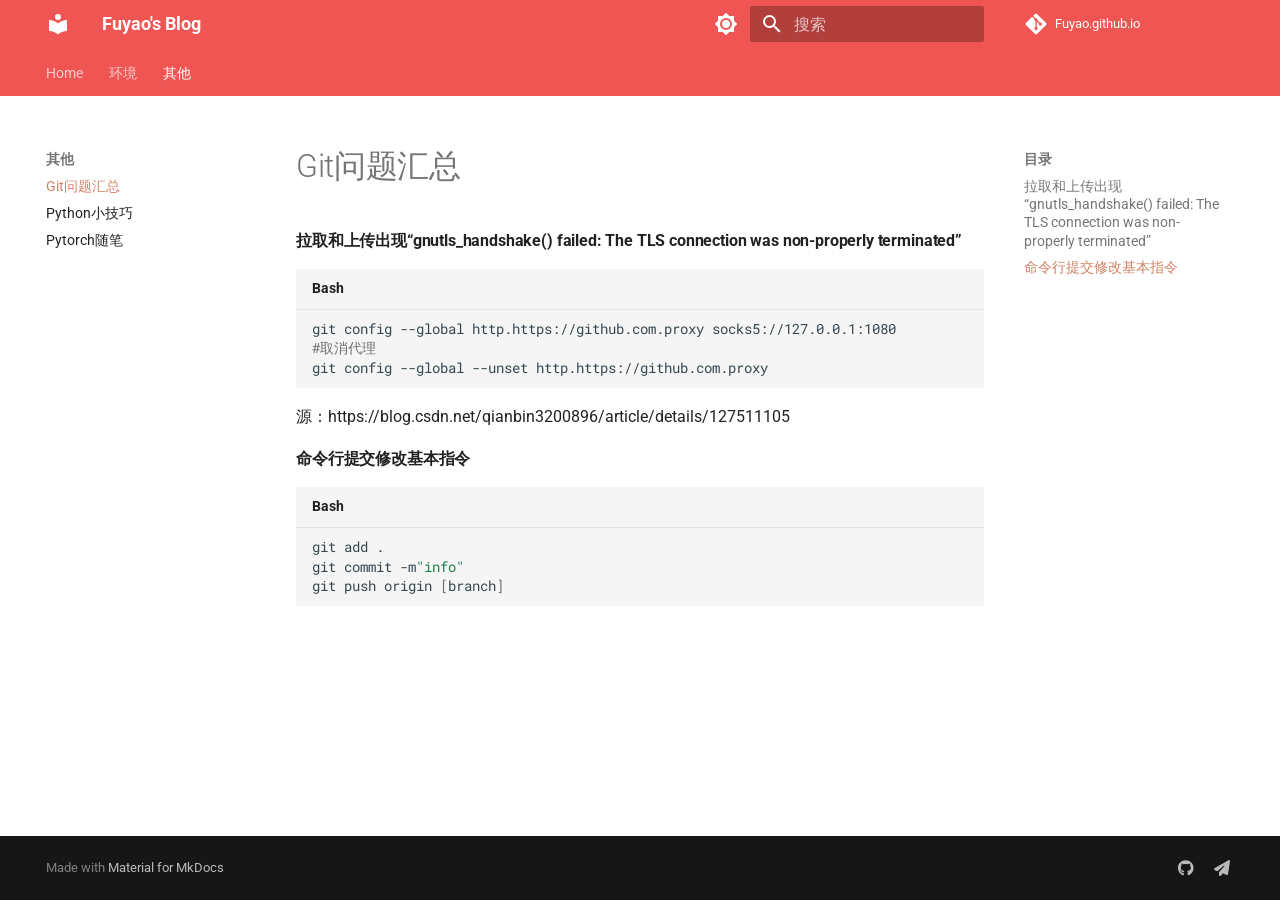
<file: site/环境/git问题汇总/index.html>
<!doctype html>
<html lang="zh" class="no-js">
  <head>
    
      <meta charset="utf-8">
      <meta name="viewport" content="width=device-width,initial-scale=1">
      
      
      
      
        <link rel="prev" href="../%E6%97%A0root%E6%9D%83%E9%99%90%E5%AE%89%E8%A3%85cmake/">
      
      
        <link rel="next" href="../../%E5%85%B6%E4%BB%96/python/">
      
      <link rel="icon" href="../../assets/images/favicon.png">
      <meta name="generator" content="mkdocs-1.4.3, mkdocs-material-9.1.14">
    
    
      
        <title>Git问题汇总 - Fuyao's Blog</title>
      
    
    
      <link rel="stylesheet" href="../../assets/stylesheets/main.85bb2934.min.css">
      
        
        <link rel="stylesheet" href="../../assets/stylesheets/palette.a6bdf11c.min.css">
      
      

    
    
    
      
        
        
        <link rel="preconnect" href="https://fonts.gstatic.com" crossorigin>
        <link rel="stylesheet" href="https://fonts.googleapis.com/css?family=Roboto:300,300i,400,400i,700,700i%7CRoboto+Mono:400,400i,700,700i&display=fallback">
        <style>:root{--md-text-font:"Roboto";--md-code-font:"Roboto Mono"}</style>
      
    
    
      <link rel="stylesheet" href="../../stylesheets/extra.css">
    
    <script>__md_scope=new URL("../..",location),__md_hash=e=>[...e].reduce((e,_)=>(e<<5)-e+_.charCodeAt(0),0),__md_get=(e,_=localStorage,t=__md_scope)=>JSON.parse(_.getItem(t.pathname+"."+e)),__md_set=(e,_,t=localStorage,a=__md_scope)=>{try{t.setItem(a.pathname+"."+e,JSON.stringify(_))}catch(e){}}</script>
    
      

    
    
    
  </head>
  
  
    
    
      
    
    
    
    
    <body dir="ltr" data-md-color-scheme="custom" data-md-color-primary="red" data-md-color-accent="red">
  
    
    
      <script>var palette=__md_get("__palette");if(palette&&"object"==typeof palette.color)for(var key of Object.keys(palette.color))document.body.setAttribute("data-md-color-"+key,palette.color[key])</script>
    
    <input class="md-toggle" data-md-toggle="drawer" type="checkbox" id="__drawer" autocomplete="off">
    <input class="md-toggle" data-md-toggle="search" type="checkbox" id="__search" autocomplete="off">
    <label class="md-overlay" for="__drawer"></label>
    <div data-md-component="skip">
      
        
        <a href="#gnutls_handshake-failed-the-tls-connection-was-non-properly-terminated" class="md-skip">
          跳转至
        </a>
      
    </div>
    <div data-md-component="announce">
      
    </div>
    
    
      

<header class="md-header" data-md-component="header">
  <nav class="md-header__inner md-grid" aria-label="页眉">
    <a href="../.." title="Fuyao&#39;s Blog" class="md-header__button md-logo" aria-label="Fuyao's Blog" data-md-component="logo">
      
  
  <svg xmlns="http://www.w3.org/2000/svg" viewBox="0 0 24 24"><path d="M12 8a3 3 0 0 0 3-3 3 3 0 0 0-3-3 3 3 0 0 0-3 3 3 3 0 0 0 3 3m0 3.54C9.64 9.35 6.5 8 3 8v11c3.5 0 6.64 1.35 9 3.54 2.36-2.19 5.5-3.54 9-3.54V8c-3.5 0-6.64 1.35-9 3.54Z"/></svg>

    </a>
    <label class="md-header__button md-icon" for="__drawer">
      <svg xmlns="http://www.w3.org/2000/svg" viewBox="0 0 24 24"><path d="M3 6h18v2H3V6m0 5h18v2H3v-2m0 5h18v2H3v-2Z"/></svg>
    </label>
    <div class="md-header__title" data-md-component="header-title">
      <div class="md-header__ellipsis">
        <div class="md-header__topic">
          <span class="md-ellipsis">
            Fuyao's Blog
          </span>
        </div>
        <div class="md-header__topic" data-md-component="header-topic">
          <span class="md-ellipsis">
            
              Git问题汇总
            
          </span>
        </div>
      </div>
    </div>
    
      
        <form class="md-header__option" data-md-component="palette">
          
            
            
            
            <input class="md-option" data-md-color-media="" data-md-color-scheme="custom" data-md-color-primary="red" data-md-color-accent="red"  aria-label="Switch to light mode"  type="radio" name="__palette" id="__palette_1">
            
              <label class="md-header__button md-icon" title="Switch to light mode" for="__palette_2" hidden>
                <svg xmlns="http://www.w3.org/2000/svg" viewBox="0 0 24 24"><path d="M12 8a4 4 0 0 0-4 4 4 4 0 0 0 4 4 4 4 0 0 0 4-4 4 4 0 0 0-4-4m0 10a6 6 0 0 1-6-6 6 6 0 0 1 6-6 6 6 0 0 1 6 6 6 6 0 0 1-6 6m8-9.31V4h-4.69L12 .69 8.69 4H4v4.69L.69 12 4 15.31V20h4.69L12 23.31 15.31 20H20v-4.69L23.31 12 20 8.69Z"/></svg>
              </label>
            
          
            
            
            
            <input class="md-option" data-md-color-media="" data-md-color-scheme="slate" data-md-color-primary="red" data-md-color-accent="red"  aria-label="Switch to dark mode"  type="radio" name="__palette" id="__palette_2">
            
              <label class="md-header__button md-icon" title="Switch to dark mode" for="__palette_1" hidden>
                <svg xmlns="http://www.w3.org/2000/svg" viewBox="0 0 24 24"><path d="M12 18c-.89 0-1.74-.2-2.5-.55C11.56 16.5 13 14.42 13 12c0-2.42-1.44-4.5-3.5-5.45C10.26 6.2 11.11 6 12 6a6 6 0 0 1 6 6 6 6 0 0 1-6 6m8-9.31V4h-4.69L12 .69 8.69 4H4v4.69L.69 12 4 15.31V20h4.69L12 23.31 15.31 20H20v-4.69L23.31 12 20 8.69Z"/></svg>
              </label>
            
          
        </form>
      
    
    
    
      <label class="md-header__button md-icon" for="__search">
        <svg xmlns="http://www.w3.org/2000/svg" viewBox="0 0 24 24"><path d="M9.5 3A6.5 6.5 0 0 1 16 9.5c0 1.61-.59 3.09-1.56 4.23l.27.27h.79l5 5-1.5 1.5-5-5v-.79l-.27-.27A6.516 6.516 0 0 1 9.5 16 6.5 6.5 0 0 1 3 9.5 6.5 6.5 0 0 1 9.5 3m0 2C7 5 5 7 5 9.5S7 14 9.5 14 14 12 14 9.5 12 5 9.5 5Z"/></svg>
      </label>
      <div class="md-search" data-md-component="search" role="dialog">
  <label class="md-search__overlay" for="__search"></label>
  <div class="md-search__inner" role="search">
    <form class="md-search__form" name="search">
      <input type="text" class="md-search__input" name="query" aria-label="搜索" placeholder="搜索" autocapitalize="off" autocorrect="off" autocomplete="off" spellcheck="false" data-md-component="search-query" required>
      <label class="md-search__icon md-icon" for="__search">
        <svg xmlns="http://www.w3.org/2000/svg" viewBox="0 0 24 24"><path d="M9.5 3A6.5 6.5 0 0 1 16 9.5c0 1.61-.59 3.09-1.56 4.23l.27.27h.79l5 5-1.5 1.5-5-5v-.79l-.27-.27A6.516 6.516 0 0 1 9.5 16 6.5 6.5 0 0 1 3 9.5 6.5 6.5 0 0 1 9.5 3m0 2C7 5 5 7 5 9.5S7 14 9.5 14 14 12 14 9.5 12 5 9.5 5Z"/></svg>
        <svg xmlns="http://www.w3.org/2000/svg" viewBox="0 0 24 24"><path d="M20 11v2H8l5.5 5.5-1.42 1.42L4.16 12l7.92-7.92L13.5 5.5 8 11h12Z"/></svg>
      </label>
      <nav class="md-search__options" aria-label="查找">
        
        <button type="reset" class="md-search__icon md-icon" title="清空当前内容" aria-label="清空当前内容" tabindex="-1">
          <svg xmlns="http://www.w3.org/2000/svg" viewBox="0 0 24 24"><path d="M19 6.41 17.59 5 12 10.59 6.41 5 5 6.41 10.59 12 5 17.59 6.41 19 12 13.41 17.59 19 19 17.59 13.41 12 19 6.41Z"/></svg>
        </button>
      </nav>
      
    </form>
    <div class="md-search__output">
      <div class="md-search__scrollwrap" data-md-scrollfix>
        <div class="md-search-result" data-md-component="search-result">
          <div class="md-search-result__meta">
            正在初始化搜索引擎
          </div>
          <ol class="md-search-result__list" role="presentation"></ol>
        </div>
      </div>
    </div>
  </div>
</div>
    
    
      <div class="md-header__source">
        <a href="https://github.com/Fuyao233/Fuyao.github.io" title="前往仓库" class="md-source" data-md-component="source">
  <div class="md-source__icon md-icon">
    
    <svg xmlns="http://www.w3.org/2000/svg" viewBox="0 0 448 512"><!--! Font Awesome Free 6.4.0 by @fontawesome - https://fontawesome.com License - https://fontawesome.com/license/free (Icons: CC BY 4.0, Fonts: SIL OFL 1.1, Code: MIT License) Copyright 2023 Fonticons, Inc.--><path d="M439.55 236.05 244 40.45a28.87 28.87 0 0 0-40.81 0l-40.66 40.63 51.52 51.52c27.06-9.14 52.68 16.77 43.39 43.68l49.66 49.66c34.23-11.8 61.18 31 35.47 56.69-26.49 26.49-70.21-2.87-56-37.34L240.22 199v121.85c25.3 12.54 22.26 41.85 9.08 55a34.34 34.34 0 0 1-48.55 0c-17.57-17.6-11.07-46.91 11.25-56v-123c-20.8-8.51-24.6-30.74-18.64-45L142.57 101 8.45 235.14a28.86 28.86 0 0 0 0 40.81l195.61 195.6a28.86 28.86 0 0 0 40.8 0l194.69-194.69a28.86 28.86 0 0 0 0-40.81z"/></svg>
  </div>
  <div class="md-source__repository">
    Fuyao.github.io
  </div>
</a>
      </div>
    
  </nav>
  
</header>
    
    <div class="md-container" data-md-component="container">
      
      
        
          
            
<nav class="md-tabs" aria-label="标签" data-md-component="tabs">
  <div class="md-grid">
    <ul class="md-tabs__list">
      
        
  
  


  <li class="md-tabs__item">
    <a href="../.." class="md-tabs__link">
      Home
    </a>
  </li>

      
        
  
  


  
  
  
    <li class="md-tabs__item">
      <a href="../gecode%E5%AE%89%E8%A3%85/" class="md-tabs__link">
        环境
      </a>
    </li>
  

      
        
  
  
    
  


  
  
  
    <li class="md-tabs__item">
      <a href="./" class="md-tabs__link md-tabs__link--active">
        其他
      </a>
    </li>
  

      
    </ul>
  </div>
</nav>
          
        
      
      <main class="md-main" data-md-component="main">
        <div class="md-main__inner md-grid">
          
            
              
              <div class="md-sidebar md-sidebar--primary" data-md-component="sidebar" data-md-type="navigation" >
                <div class="md-sidebar__scrollwrap">
                  <div class="md-sidebar__inner">
                    

  


<nav class="md-nav md-nav--primary md-nav--lifted" aria-label="导航栏" data-md-level="0">
  <label class="md-nav__title" for="__drawer">
    <a href="../.." title="Fuyao&#39;s Blog" class="md-nav__button md-logo" aria-label="Fuyao's Blog" data-md-component="logo">
      
  
  <svg xmlns="http://www.w3.org/2000/svg" viewBox="0 0 24 24"><path d="M12 8a3 3 0 0 0 3-3 3 3 0 0 0-3-3 3 3 0 0 0-3 3 3 3 0 0 0 3 3m0 3.54C9.64 9.35 6.5 8 3 8v11c3.5 0 6.64 1.35 9 3.54 2.36-2.19 5.5-3.54 9-3.54V8c-3.5 0-6.64 1.35-9 3.54Z"/></svg>

    </a>
    Fuyao's Blog
  </label>
  
    <div class="md-nav__source">
      <a href="https://github.com/Fuyao233/Fuyao.github.io" title="前往仓库" class="md-source" data-md-component="source">
  <div class="md-source__icon md-icon">
    
    <svg xmlns="http://www.w3.org/2000/svg" viewBox="0 0 448 512"><!--! Font Awesome Free 6.4.0 by @fontawesome - https://fontawesome.com License - https://fontawesome.com/license/free (Icons: CC BY 4.0, Fonts: SIL OFL 1.1, Code: MIT License) Copyright 2023 Fonticons, Inc.--><path d="M439.55 236.05 244 40.45a28.87 28.87 0 0 0-40.81 0l-40.66 40.63 51.52 51.52c27.06-9.14 52.68 16.77 43.39 43.68l49.66 49.66c34.23-11.8 61.18 31 35.47 56.69-26.49 26.49-70.21-2.87-56-37.34L240.22 199v121.85c25.3 12.54 22.26 41.85 9.08 55a34.34 34.34 0 0 1-48.55 0c-17.57-17.6-11.07-46.91 11.25-56v-123c-20.8-8.51-24.6-30.74-18.64-45L142.57 101 8.45 235.14a28.86 28.86 0 0 0 0 40.81l195.61 195.6a28.86 28.86 0 0 0 40.8 0l194.69-194.69a28.86 28.86 0 0 0 0-40.81z"/></svg>
  </div>
  <div class="md-source__repository">
    Fuyao.github.io
  </div>
</a>
    </div>
  
  <ul class="md-nav__list" data-md-scrollfix>
    
      
      
      

  
  
  
    <li class="md-nav__item">
      <a href="../.." class="md-nav__link">
        Home
      </a>
    </li>
  

    
      
      
      

  
  
  
    
    <li class="md-nav__item md-nav__item--nested">
      
      
      
      
        
      
      <input class="md-nav__toggle md-toggle md-toggle--indeterminate" type="checkbox" id="__nav_2" >
      
      
      
        <label class="md-nav__link" for="__nav_2" id="__nav_2_label" tabindex="0">
          环境
          <span class="md-nav__icon md-icon"></span>
        </label>
      
      <nav class="md-nav" data-md-level="1" aria-labelledby="__nav_2_label" aria-expanded="false">
        <label class="md-nav__title" for="__nav_2">
          <span class="md-nav__icon md-icon"></span>
          环境
        </label>
        <ul class="md-nav__list" data-md-scrollfix>
          
            
              
  
  
  
    <li class="md-nav__item">
      <a href="../gecode%E5%AE%89%E8%A3%85/" class="md-nav__link">
        Linux下安装Gecode
      </a>
    </li>
  

            
          
            
              
  
  
  
    <li class="md-nav__item">
      <a href="../linux%E5%AE%89%E8%A3%85matlab/" class="md-nav__link">
        Linux下安装Matlab
      </a>
    </li>
  

            
          
            
              
  
  
  
    <li class="md-nav__item">
      <a href="../%E6%97%A0root%E6%9D%83%E9%99%90%E5%AE%89%E8%A3%85cmake/" class="md-nav__link">
        无root权限安装cmake
      </a>
    </li>
  

            
          
        </ul>
      </nav>
    </li>
  

    
      
      
      

  
  
    
  
  
    
    <li class="md-nav__item md-nav__item--active md-nav__item--nested">
      
      
      
      
      <input class="md-nav__toggle md-toggle " type="checkbox" id="__nav_3" checked>
      
      
      
        <label class="md-nav__link" for="__nav_3" id="__nav_3_label" tabindex="0">
          其他
          <span class="md-nav__icon md-icon"></span>
        </label>
      
      <nav class="md-nav" data-md-level="1" aria-labelledby="__nav_3_label" aria-expanded="true">
        <label class="md-nav__title" for="__nav_3">
          <span class="md-nav__icon md-icon"></span>
          其他
        </label>
        <ul class="md-nav__list" data-md-scrollfix>
          
            
              
  
  
    
  
  
    <li class="md-nav__item md-nav__item--active">
      
      <input class="md-nav__toggle md-toggle" type="checkbox" id="__toc">
      
      
      
        <label class="md-nav__link md-nav__link--active" for="__toc">
          Git问题汇总
          <span class="md-nav__icon md-icon"></span>
        </label>
      
      <a href="./" class="md-nav__link md-nav__link--active">
        Git问题汇总
      </a>
      
        

<nav class="md-nav md-nav--secondary" aria-label="目录">
  
  
  
  
    <label class="md-nav__title" for="__toc">
      <span class="md-nav__icon md-icon"></span>
      目录
    </label>
    <ul class="md-nav__list" data-md-component="toc" data-md-scrollfix>
      
        <li class="md-nav__item">
  <a href="#gnutls_handshake-failed-the-tls-connection-was-non-properly-terminated" class="md-nav__link">
    拉取和上传出现“gnutls_handshake() failed: The TLS connection was non-properly terminated”
  </a>
  
</li>
      
        <li class="md-nav__item">
  <a href="#_1" class="md-nav__link">
    命令行提交修改基本指令
  </a>
  
</li>
      
    </ul>
  
</nav>
      
    </li>
  

            
          
            
              
  
  
  
    <li class="md-nav__item">
      <a href="../../%E5%85%B6%E4%BB%96/python/" class="md-nav__link">
        Python小技巧
      </a>
    </li>
  

            
          
            
              
  
  
  
    <li class="md-nav__item">
      <a href="../../%E5%85%B6%E4%BB%96/Pytorch/" class="md-nav__link">
        Pytorch随笔
      </a>
    </li>
  

            
          
        </ul>
      </nav>
    </li>
  

    
  </ul>
</nav>
                  </div>
                </div>
              </div>
            
            
              
              <div class="md-sidebar md-sidebar--secondary" data-md-component="sidebar" data-md-type="toc" >
                <div class="md-sidebar__scrollwrap">
                  <div class="md-sidebar__inner">
                    

<nav class="md-nav md-nav--secondary" aria-label="目录">
  
  
  
  
    <label class="md-nav__title" for="__toc">
      <span class="md-nav__icon md-icon"></span>
      目录
    </label>
    <ul class="md-nav__list" data-md-component="toc" data-md-scrollfix>
      
        <li class="md-nav__item">
  <a href="#gnutls_handshake-failed-the-tls-connection-was-non-properly-terminated" class="md-nav__link">
    拉取和上传出现“gnutls_handshake() failed: The TLS connection was non-properly terminated”
  </a>
  
</li>
      
        <li class="md-nav__item">
  <a href="#_1" class="md-nav__link">
    命令行提交修改基本指令
  </a>
  
</li>
      
    </ul>
  
</nav>
                  </div>
                </div>
              </div>
            
          
          
            <div class="md-content" data-md-component="content">
              <article class="md-content__inner md-typeset">
                
                  

  
  


  <h1>Git问题汇总</h1>

<h4 id="gnutls_handshake-failed-the-tls-connection-was-non-properly-terminated"><strong>拉取和上传出现“gnutls_handshake() failed: The TLS connection was non-properly terminated”</strong><a class="headerlink" href="#gnutls_handshake-failed-the-tls-connection-was-non-properly-terminated" title="Permanent link">&para;</a></h4>
<div class="highlight"><span class="filename">Bash</span><pre><span></span><code>git<span class="w"> </span>config<span class="w"> </span>--global<span class="w"> </span>http.https://github.com.proxy<span class="w"> </span>socks5://127.0.0.1:1080
<span class="c1">#取消代理</span>
git<span class="w"> </span>config<span class="w"> </span>--global<span class="w"> </span>--unset<span class="w"> </span>http.https://github.com.proxy
</code></pre></div>
<p>源：https://blog.csdn.net/qianbin3200896/article/details/127511105</p>
<h4 id="_1">命令行提交修改基本指令<a class="headerlink" href="#_1" title="Permanent link">&para;</a></h4>
<div class="highlight"><span class="filename">Bash</span><pre><span></span><code>git<span class="w"> </span>add<span class="w"> </span>.
git<span class="w"> </span>commit<span class="w"> </span>-m<span class="s2">&quot;info&quot;</span>
git<span class="w"> </span>push<span class="w"> </span>origin<span class="w"> </span><span class="o">[</span>branch<span class="o">]</span>
</code></pre></div>





                
              </article>
            </div>
          
          
        </div>
        
          <button type="button" class="md-top md-icon" data-md-component="top" hidden>
            <svg xmlns="http://www.w3.org/2000/svg" viewBox="0 0 24 24"><path d="M13 20h-2V8l-5.5 5.5-1.42-1.42L12 4.16l7.92 7.92-1.42 1.42L13 8v12Z"/></svg>
            回到页面顶部
          </button>
        
      </main>
      
        <footer class="md-footer">
  
  <div class="md-footer-meta md-typeset">
    <div class="md-footer-meta__inner md-grid">
      <div class="md-copyright">
  
  
    Made with
    <a href="https://squidfunk.github.io/mkdocs-material/" target="_blank" rel="noopener">
      Material for MkDocs
    </a>
  
</div>
      
        <div class="md-social">
  
    
    
    
    
    <a href="https://github.com/Fuyao233" target="_blank" rel="noopener" title="My Github" class="md-social__link">
      <svg xmlns="http://www.w3.org/2000/svg" viewBox="0 0 496 512"><!--! Font Awesome Free 6.4.0 by @fontawesome - https://fontawesome.com License - https://fontawesome.com/license/free (Icons: CC BY 4.0, Fonts: SIL OFL 1.1, Code: MIT License) Copyright 2023 Fonticons, Inc.--><path d="M165.9 397.4c0 2-2.3 3.6-5.2 3.6-3.3.3-5.6-1.3-5.6-3.6 0-2 2.3-3.6 5.2-3.6 3-.3 5.6 1.3 5.6 3.6zm-31.1-4.5c-.7 2 1.3 4.3 4.3 4.9 2.6 1 5.6 0 6.2-2s-1.3-4.3-4.3-5.2c-2.6-.7-5.5.3-6.2 2.3zm44.2-1.7c-2.9.7-4.9 2.6-4.6 4.9.3 2 2.9 3.3 5.9 2.6 2.9-.7 4.9-2.6 4.6-4.6-.3-1.9-3-3.2-5.9-2.9zM244.8 8C106.1 8 0 113.3 0 252c0 110.9 69.8 205.8 169.5 239.2 12.8 2.3 17.3-5.6 17.3-12.1 0-6.2-.3-40.4-.3-61.4 0 0-70 15-84.7-29.8 0 0-11.4-29.1-27.8-36.6 0 0-22.9-15.7 1.6-15.4 0 0 24.9 2 38.6 25.8 21.9 38.6 58.6 27.5 72.9 20.9 2.3-16 8.8-27.1 16-33.7-55.9-6.2-112.3-14.3-112.3-110.5 0-27.5 7.6-41.3 23.6-58.9-2.6-6.5-11.1-33.3 2.6-67.9 20.9-6.5 69 27 69 27 20-5.6 41.5-8.5 62.8-8.5s42.8 2.9 62.8 8.5c0 0 48.1-33.6 69-27 13.7 34.7 5.2 61.4 2.6 67.9 16 17.7 25.8 31.5 25.8 58.9 0 96.5-58.9 104.2-114.8 110.5 9.2 7.9 17 22.9 17 46.4 0 33.7-.3 75.4-.3 83.6 0 6.5 4.6 14.4 17.3 12.1C428.2 457.8 496 362.9 496 252 496 113.3 383.5 8 244.8 8zM97.2 352.9c-1.3 1-1 3.3.7 5.2 1.6 1.6 3.9 2.3 5.2 1 1.3-1 1-3.3-.7-5.2-1.6-1.6-3.9-2.3-5.2-1zm-10.8-8.1c-.7 1.3.3 2.9 2.3 3.9 1.6 1 3.6.7 4.3-.7.7-1.3-.3-2.9-2.3-3.9-2-.6-3.6-.3-4.3.7zm32.4 35.6c-1.6 1.3-1 4.3 1.3 6.2 2.3 2.3 5.2 2.6 6.5 1 1.3-1.3.7-4.3-1.3-6.2-2.2-2.3-5.2-2.6-6.5-1zm-11.4-14.7c-1.6 1-1.6 3.6 0 5.9 1.6 2.3 4.3 3.3 5.6 2.3 1.6-1.3 1.6-3.9 0-6.2-1.4-2.3-4-3.3-5.6-2z"/></svg>
    </a>
  
    
    
    
    
    <a href="mailto:yinghaocai@foxmail.com" target="_blank" rel="noopener" title="My Email" class="md-social__link">
      <svg xmlns="http://www.w3.org/2000/svg" viewBox="0 0 512 512"><!--! Font Awesome Free 6.4.0 by @fontawesome - https://fontawesome.com License - https://fontawesome.com/license/free (Icons: CC BY 4.0, Fonts: SIL OFL 1.1, Code: MIT License) Copyright 2023 Fonticons, Inc.--><path d="M498.1 5.6c10.1 7 15.4 19.1 13.5 31.2l-64 416c-1.5 9.7-7.4 18.2-16 23s-18.9 5.4-28 1.6L284 427.7l-68.5 74.1c-8.9 9.7-22.9 12.9-35.2 8.1S160 493.2 160 480v-83.6c0-4 1.5-7.8 4.2-10.7l167.6-182.9c5.8-6.3 5.6-16-.4-22s-15.7-6.4-22-.7L106 360.8l-88.3-44.2C7.1 311.3.3 300.7 0 288.9s5.9-22.8 16.1-28.7l448-256c10.7-6.1 23.9-5.5 34 1.4z"/></svg>
    </a>
  
</div>
      
    </div>
  </div>
</footer>
      
    </div>
    <div class="md-dialog" data-md-component="dialog">
      <div class="md-dialog__inner md-typeset"></div>
    </div>
    
    <script id="__config" type="application/json">{"base": "../..", "features": ["navigation.instant", "navigation.tracking", "navigation.tabs", "navigation.expand", "navigation.top", "toc.follow"], "search": "../../assets/javascripts/workers/search.208ed371.min.js", "translations": {"clipboard.copied": "\u5df2\u590d\u5236", "clipboard.copy": "\u590d\u5236", "search.result.more.one": "\u5728\u8be5\u9875\u4e0a\u8fd8\u6709 1 \u4e2a\u7b26\u5408\u6761\u4ef6\u7684\u7ed3\u679c", "search.result.more.other": "\u5728\u8be5\u9875\u4e0a\u8fd8\u6709 # \u4e2a\u7b26\u5408\u6761\u4ef6\u7684\u7ed3\u679c", "search.result.none": "\u6ca1\u6709\u627e\u5230\u7b26\u5408\u6761\u4ef6\u7684\u7ed3\u679c", "search.result.one": "\u627e\u5230 1 \u4e2a\u7b26\u5408\u6761\u4ef6\u7684\u7ed3\u679c", "search.result.other": "# \u4e2a\u7b26\u5408\u6761\u4ef6\u7684\u7ed3\u679c", "search.result.placeholder": "\u952e\u5165\u4ee5\u5f00\u59cb\u641c\u7d22", "search.result.term.missing": "\u7f3a\u5c11", "select.version": "\u9009\u62e9\u5f53\u524d\u7248\u672c"}}</script>
    
    
      <script src="../../assets/javascripts/bundle.b4d07000.min.js"></script>
      
    
  </body>
</html>
</file>
<file: stylesheets/extra.css>
:root {
    --md-primary-fg-color: #d18063;
    --md-primary-fg-color--light: #e48888;
    --md-primary-fg-color--dark: #b66363;
}
</file>
<file: site/stylesheets/extra.css>
:root {
    --md-primary-fg-color: #d18063;
    --md-primary-fg-color--light: #e48888;
    --md-primary-fg-color--dark: #b66363;
}
</file>
<file: assets/stylesheets/main.85bb2934.min.css>
@charset "UTF-8";html{-webkit-text-size-adjust:none;-moz-text-size-adjust:none;text-size-adjust:none;box-sizing:border-box}*,:after,:before{box-sizing:inherit}@media (prefers-reduced-motion){*,:after,:before{transition:none!important}}body{margin:0}a,button,input,label{-webkit-tap-highlight-color:transparent}a{color:inherit;text-decoration:none}hr{border:0;box-sizing:initial;display:block;height:.05rem;overflow:visible;padding:0}small{font-size:80%}sub,sup{line-height:1em}img{border-style:none}table{border-collapse:initial;border-spacing:0}td,th{font-weight:400;vertical-align:top}button{background:#0000;border:0;font-family:inherit;font-size:inherit;margin:0;padding:0}input{border:0;outline:none}:root{--md-primary-fg-color:#4051b5;--md-primary-fg-color--light:#5d6cc0;--md-primary-fg-color--dark:#303fa1;--md-primary-bg-color:#fff;--md-primary-bg-color--light:#ffffffb3;--md-accent-fg-color:#526cfe;--md-accent-fg-color--transparent:#526cfe1a;--md-accent-bg-color:#fff;--md-accent-bg-color--light:#ffffffb3}[data-md-color-scheme=default] img[src$="#gh-dark-mode-only"],[data-md-color-scheme=default] img[src$="#only-dark"]{display:none}:root,[data-md-color-scheme=default]{--md-default-fg-color:#000000de;--md-default-fg-color--light:#0000008a;--md-default-fg-color--lighter:#00000052;--md-default-fg-color--lightest:#00000012;--md-default-bg-color:#fff;--md-default-bg-color--light:#ffffffb3;--md-default-bg-color--lighter:#ffffff4d;--md-default-bg-color--lightest:#ffffff1f;--md-code-fg-color:#36464e;--md-code-bg-color:#f5f5f5;--md-code-hl-color:#ffff0080;--md-code-hl-number-color:#d52a2a;--md-code-hl-special-color:#db1457;--md-code-hl-function-color:#a846b9;--md-code-hl-constant-color:#6e59d9;--md-code-hl-keyword-color:#3f6ec6;--md-code-hl-string-color:#1c7d4d;--md-code-hl-name-color:var(--md-code-fg-color);--md-code-hl-operator-color:var(--md-default-fg-color--light);--md-code-hl-punctuation-color:var(--md-default-fg-color--light);--md-code-hl-comment-color:var(--md-default-fg-color--light);--md-code-hl-generic-color:var(--md-default-fg-color--light);--md-code-hl-variable-color:var(--md-default-fg-color--light);--md-typeset-color:var(--md-default-fg-color);--md-typeset-a-color:var(--md-primary-fg-color);--md-typeset-mark-color:#ffff0080;--md-typeset-del-color:#f5503d26;--md-typeset-ins-color:#0bd57026;--md-typeset-kbd-color:#fafafa;--md-typeset-kbd-accent-color:#fff;--md-typeset-kbd-border-color:#b8b8b8;--md-typeset-table-color:#0000001f;--md-typeset-table-color--light:rgba(0,0,0,.035);--md-admonition-fg-color:var(--md-default-fg-color);--md-admonition-bg-color:var(--md-default-bg-color);--md-warning-fg-color:#000000de;--md-warning-bg-color:#ff9;--md-footer-fg-color:#fff;--md-footer-fg-color--light:#ffffffb3;--md-footer-fg-color--lighter:#ffffff73;--md-footer-bg-color:#000000de;--md-footer-bg-color--dark:#00000052;--md-shadow-z1:0 0.2rem 0.5rem #0000000d,0 0 0.05rem #0000001a;--md-shadow-z2:0 0.2rem 0.5rem #0000001a,0 0 0.05rem #00000040;--md-shadow-z3:0 0.2rem 0.5rem #0003,0 0 0.05rem #00000059}.md-icon svg{fill:currentcolor;display:block;height:1.2rem;width:1.2rem}body{-webkit-font-smoothing:antialiased;-moz-osx-font-smoothing:grayscale;--md-text-font-family:var(--md-text-font,_),-apple-system,BlinkMacSystemFont,Helvetica,Arial,sans-serif;--md-code-font-family:var(--md-code-font,_),SFMono-Regular,Consolas,Menlo,monospace}aside,body,input{font-feature-settings:"kern","liga";color:var(--md-typeset-color);font-family:var(--md-text-font-family)}code,kbd,pre{font-feature-settings:"kern";font-family:var(--md-code-font-family)}:root{--md-typeset-table-sort-icon:url('data:image/svg+xml;charset=utf-8,<svg xmlns="http://www.w3.org/2000/svg" viewBox="0 0 24 24"><path d="m18 21-4-4h3V7h-3l4-4 4 4h-3v10h3M2 19v-2h10v2M2 13v-2h7v2M2 7V5h4v2H2Z"/></svg>');--md-typeset-table-sort-icon--asc:url('data:image/svg+xml;charset=utf-8,<svg xmlns="http://www.w3.org/2000/svg" viewBox="0 0 24 24"><path d="M19 17h3l-4 4-4-4h3V3h2M2 17h10v2H2M6 5v2H2V5m0 6h7v2H2v-2Z"/></svg>');--md-typeset-table-sort-icon--desc:url('data:image/svg+xml;charset=utf-8,<svg xmlns="http://www.w3.org/2000/svg" viewBox="0 0 24 24"><path d="M19 7h3l-4-4-4 4h3v14h2M2 17h10v2H2M6 5v2H2V5m0 6h7v2H2v-2Z"/></svg>')}.md-typeset{-webkit-print-color-adjust:exact;color-adjust:exact;font-size:.8rem;line-height:1.6}@media print{.md-typeset{font-size:.68rem}}.md-typeset blockquote,.md-typeset dl,.md-typeset figure,.md-typeset ol,.md-typeset pre,.md-typeset ul{margin-bottom:1em;margin-top:1em}.md-typeset h1{color:var(--md-default-fg-color--light);font-size:2em;line-height:1.3;margin:0 0 1.25em}.md-typeset h1,.md-typeset h2{font-weight:300;letter-spacing:-.01em}.md-typeset h2{font-size:1.5625em;line-height:1.4;margin:1.6em 0 .64em}.md-typeset h3{font-size:1.25em;font-weight:400;letter-spacing:-.01em;line-height:1.5;margin:1.6em 0 .8em}.md-typeset h2+h3{margin-top:.8em}.md-typeset h4{font-weight:700;letter-spacing:-.01em;margin:1em 0}.md-typeset h5,.md-typeset h6{color:var(--md-default-fg-color--light);font-size:.8em;font-weight:700;letter-spacing:-.01em;margin:1.25em 0}.md-typeset h5{text-transform:uppercase}.md-typeset hr{border-bottom:.05rem solid var(--md-default-fg-color--lightest);display:flow-root;margin:1.5em 0}.md-typeset a{color:var(--md-typeset-a-color);word-break:break-word}.md-typeset a,.md-typeset a:before{transition:color 125ms}.md-typeset a:focus,.md-typeset a:hover{color:var(--md-accent-fg-color)}.md-typeset a:focus code,.md-typeset a:hover code{background-color:var(--md-accent-fg-color--transparent)}.md-typeset a code{color:currentcolor;transition:background-color 125ms}.md-typeset a.focus-visible{outline-color:var(--md-accent-fg-color);outline-offset:.2rem}.md-typeset code,.md-typeset kbd,.md-typeset pre{color:var(--md-code-fg-color);direction:ltr;font-variant-ligatures:none}@media print{.md-typeset code,.md-typeset kbd,.md-typeset pre{white-space:pre-wrap}}.md-typeset code{background-color:var(--md-code-bg-color);border-radius:.1rem;-webkit-box-decoration-break:clone;box-decoration-break:clone;font-size:.85em;padding:0 .2941176471em;word-break:break-word}.md-typeset code:not(.focus-visible){-webkit-tap-highlight-color:transparent;outline:none}.md-typeset pre{display:flow-root;line-height:1.4;position:relative}.md-typeset pre>code{-webkit-box-decoration-break:slice;box-decoration-break:slice;box-shadow:none;display:block;margin:0;outline-color:var(--md-accent-fg-color);overflow:auto;padding:.7720588235em 1.1764705882em;scrollbar-color:var(--md-default-fg-color--lighter) #0000;scrollbar-width:thin;touch-action:auto;word-break:normal}.md-typeset pre>code:hover{scrollbar-color:var(--md-accent-fg-color) #0000}.md-typeset pre>code::-webkit-scrollbar{height:.2rem;width:.2rem}.md-typeset pre>code::-webkit-scrollbar-thumb{background-color:var(--md-default-fg-color--lighter)}.md-typeset pre>code::-webkit-scrollbar-thumb:hover{background-color:var(--md-accent-fg-color)}.md-typeset kbd{background-color:var(--md-typeset-kbd-color);border-radius:.1rem;box-shadow:0 .1rem 0 .05rem var(--md-typeset-kbd-border-color),0 .1rem 0 var(--md-typeset-kbd-border-color),0 -.1rem .2rem var(--md-typeset-kbd-accent-color) inset;color:var(--md-default-fg-color);display:inline-block;font-size:.75em;padding:0 .6666666667em;vertical-align:text-top;word-break:break-word}.md-typeset mark{background-color:var(--md-typeset-mark-color);-webkit-box-decoration-break:clone;box-decoration-break:clone;color:inherit;word-break:break-word}.md-typeset abbr{border-bottom:.05rem dotted var(--md-default-fg-color--light);cursor:help;text-decoration:none}@media (hover:none){.md-typeset abbr[title]:focus:after,.md-typeset abbr[title]:hover:after{background-color:var(--md-default-fg-color);border-radius:.1rem;box-shadow:var(--md-shadow-z3);color:var(--md-default-bg-color);content:attr(title);font-size:.7rem;left:.8rem;margin-top:2em;padding:.2rem .3rem;position:absolute;right:.8rem}}.md-typeset small{opacity:.75}[dir=ltr] .md-typeset sub,[dir=ltr] .md-typeset sup{margin-left:.078125em}[dir=rtl] .md-typeset sub,[dir=rtl] .md-typeset sup{margin-right:.078125em}[dir=ltr] .md-typeset blockquote{padding-left:.6rem}[dir=rtl] .md-typeset blockquote{padding-right:.6rem}[dir=ltr] .md-typeset blockquote{border-left:.2rem solid var(--md-default-fg-color--lighter)}[dir=rtl] .md-typeset blockquote{border-right:.2rem solid var(--md-default-fg-color--lighter)}.md-typeset blockquote{color:var(--md-default-fg-color--light);margin-left:0;margin-right:0}.md-typeset ul{list-style-type:disc}[dir=ltr] .md-typeset ol,[dir=ltr] .md-typeset ul{margin-left:.625em}[dir=rtl] .md-typeset ol,[dir=rtl] .md-typeset ul{margin-right:.625em}.md-typeset ol,.md-typeset ul{padding:0}.md-typeset ol:not([hidden]),.md-typeset ul:not([hidden]){display:flow-root}.md-typeset ol ol,.md-typeset ul ol{list-style-type:lower-alpha}.md-typeset ol ol ol,.md-typeset ul ol ol{list-style-type:lower-roman}[dir=ltr] .md-typeset ol li,[dir=ltr] .md-typeset ul li{margin-left:1.25em}[dir=rtl] .md-typeset ol li,[dir=rtl] .md-typeset ul li{margin-right:1.25em}.md-typeset ol li,.md-typeset ul li{margin-bottom:.5em}.md-typeset ol li blockquote,.md-typeset ol li p,.md-typeset ul li blockquote,.md-typeset ul li p{margin:.5em 0}.md-typeset ol li:last-child,.md-typeset ul li:last-child{margin-bottom:0}[dir=ltr] .md-typeset ol li ol,[dir=ltr] .md-typeset ol li ul,[dir=ltr] .md-typeset ul li ol,[dir=ltr] .md-typeset ul li ul{margin-left:.625em}[dir=rtl] .md-typeset ol li ol,[dir=rtl] .md-typeset ol li ul,[dir=rtl] .md-typeset ul li ol,[dir=rtl] .md-typeset ul li ul{margin-right:.625em}.md-typeset ol li ol,.md-typeset ol li ul,.md-typeset ul li ol,.md-typeset ul li ul{margin-bottom:.5em;margin-top:.5em}[dir=ltr] .md-typeset dd{margin-left:1.875em}[dir=rtl] .md-typeset dd{margin-right:1.875em}.md-typeset dd{margin-bottom:1.5em;margin-top:1em}.md-typeset img,.md-typeset svg,.md-typeset video{height:auto;max-width:100%}.md-typeset img[align=left]{margin:1em 1em 1em 0}.md-typeset img[align=right]{margin:1em 0 1em 1em}.md-typeset img[align]:only-child{margin-top:0}.md-typeset figure{display:flow-root;margin:1em auto;max-width:100%;text-align:center;width:-webkit-fit-content;width:-moz-fit-content;width:fit-content}.md-typeset figure img{display:block}.md-typeset figcaption{font-style:italic;margin:1em auto;max-width:24rem}.md-typeset iframe{max-width:100%}.md-typeset table:not([class]){background-color:var(--md-default-bg-color);border:.05rem solid var(--md-typeset-table-color);border-radius:.1rem;display:inline-block;font-size:.64rem;max-width:100%;overflow:auto;touch-action:auto}@media print{.md-typeset table:not([class]){display:table}}.md-typeset table:not([class])+*{margin-top:1.5em}.md-typeset table:not([class]) td>:first-child,.md-typeset table:not([class]) th>:first-child{margin-top:0}.md-typeset table:not([class]) td>:last-child,.md-typeset table:not([class]) th>:last-child{margin-bottom:0}.md-typeset table:not([class]) td:not([align]),.md-typeset table:not([class]) th:not([align]){text-align:left}[dir=rtl] .md-typeset table:not([class]) td:not([align]),[dir=rtl] .md-typeset table:not([class]) th:not([align]){text-align:right}.md-typeset table:not([class]) th{font-weight:700;min-width:5rem;padding:.9375em 1.25em;vertical-align:top}.md-typeset table:not([class]) td{border-top:.05rem solid var(--md-typeset-table-color);padding:.9375em 1.25em;vertical-align:top}.md-typeset table:not([class]) tbody tr{transition:background-color 125ms}.md-typeset table:not([class]) tbody tr:hover{background-color:var(--md-typeset-table-color--light);box-shadow:0 .05rem 0 var(--md-default-bg-color) inset}.md-typeset table:not([class]) a{word-break:normal}.md-typeset table th[role=columnheader]{cursor:pointer}[dir=ltr] .md-typeset table th[role=columnheader]:after{margin-left:.5em}[dir=rtl] .md-typeset table th[role=columnheader]:after{margin-right:.5em}.md-typeset table th[role=columnheader]:after{content:"";display:inline-block;height:1.2em;-webkit-mask-image:var(--md-typeset-table-sort-icon);mask-image:var(--md-typeset-table-sort-icon);-webkit-mask-repeat:no-repeat;mask-repeat:no-repeat;-webkit-mask-size:contain;mask-size:contain;transition:background-color 125ms;vertical-align:text-bottom;width:1.2em}.md-typeset table th[role=columnheader]:hover:after{background-color:var(--md-default-fg-color--lighter)}.md-typeset table th[role=columnheader][aria-sort=ascending]:after{background-color:var(--md-default-fg-color--light);-webkit-mask-image:var(--md-typeset-table-sort-icon--asc);mask-image:var(--md-typeset-table-sort-icon--asc)}.md-typeset table th[role=columnheader][aria-sort=descending]:after{background-color:var(--md-default-fg-color--light);-webkit-mask-image:var(--md-typeset-table-sort-icon--desc);mask-image:var(--md-typeset-table-sort-icon--desc)}.md-typeset__scrollwrap{margin:1em -.8rem;overflow-x:auto;touch-action:auto}.md-typeset__table{display:inline-block;margin-bottom:.5em;padding:0 .8rem}@media print{.md-typeset__table{display:block}}html .md-typeset__table table{display:table;margin:0;overflow:hidden;width:100%}@media screen and (max-width:44.9375em){.md-content__inner>pre{margin:1em -.8rem}.md-content__inner>pre code{border-radius:0}}.md-banner{background-color:var(--md-footer-bg-color);color:var(--md-footer-fg-color);overflow:auto}@media print{.md-banner{display:none}}.md-banner--warning{background-color:var(--md-warning-bg-color);color:var(--md-warning-fg-color)}.md-banner__inner{font-size:.7rem;margin:.6rem auto;padding:0 .8rem}[dir=ltr] .md-banner__button{float:right}[dir=rtl] .md-banner__button{float:left}.md-banner__button{color:inherit;cursor:pointer;transition:opacity .25s}.md-banner__button:hover{opacity:.7}html{font-size:125%;height:100%;overflow-x:hidden}@media screen and (min-width:100em){html{font-size:137.5%}}@media screen and (min-width:125em){html{font-size:150%}}body{background-color:var(--md-default-bg-color);display:flex;flex-direction:column;font-size:.5rem;min-height:100%;position:relative;width:100%}@media print{body{display:block}}@media screen and (max-width:59.9375em){body[data-md-scrolllock]{position:fixed}}.md-grid{margin-left:auto;margin-right:auto;max-width:61rem}.md-container{display:flex;flex-direction:column;flex-grow:1}@media print{.md-container{display:block}}.md-main{flex-grow:1}.md-main__inner{display:flex;height:100%;margin-top:1.5rem}.md-ellipsis{overflow:hidden;text-overflow:ellipsis}.md-toggle{display:none}.md-option{height:0;opacity:0;position:absolute;width:0}.md-option:checked+label:not([hidden]){display:block}.md-option.focus-visible+label{outline-color:var(--md-accent-fg-color);outline-style:auto}.md-skip{background-color:var(--md-default-fg-color);border-radius:.1rem;color:var(--md-default-bg-color);font-size:.64rem;margin:.5rem;opacity:0;outline-color:var(--md-accent-fg-color);padding:.3rem .5rem;position:fixed;transform:translateY(.4rem);z-index:-1}.md-skip:focus{opacity:1;transform:translateY(0);transition:transform .25s cubic-bezier(.4,0,.2,1),opacity 175ms 75ms;z-index:10}@page{margin:25mm}:root{--md-clipboard-icon:url('data:image/svg+xml;charset=utf-8,<svg xmlns="http://www.w3.org/2000/svg" viewBox="0 0 24 24"><path d="M19 21H8V7h11m0-2H8a2 2 0 0 0-2 2v14a2 2 0 0 0 2 2h11a2 2 0 0 0 2-2V7a2 2 0 0 0-2-2m-3-4H4a2 2 0 0 0-2 2v14h2V3h12V1Z"/></svg>')}.md-clipboard{border-radius:.1rem;color:var(--md-default-fg-color--lightest);cursor:pointer;height:1.5em;outline-color:var(--md-accent-fg-color);outline-offset:.1rem;position:absolute;right:.5em;top:.5em;transition:color .25s;width:1.5em;z-index:1}@media print{.md-clipboard{display:none}}.md-clipboard:not(.focus-visible){-webkit-tap-highlight-color:transparent;outline:none}:hover>.md-clipboard{color:var(--md-default-fg-color--light)}.md-clipboard:focus,.md-clipboard:hover{color:var(--md-accent-fg-color)}.md-clipboard:after{background-color:currentcolor;content:"";display:block;height:1.125em;margin:0 auto;-webkit-mask-image:var(--md-clipboard-icon);mask-image:var(--md-clipboard-icon);-webkit-mask-position:center;mask-position:center;-webkit-mask-repeat:no-repeat;mask-repeat:no-repeat;-webkit-mask-size:contain;mask-size:contain;width:1.125em}.md-clipboard--inline{cursor:pointer}.md-clipboard--inline code{transition:color .25s,background-color .25s}.md-clipboard--inline:focus code,.md-clipboard--inline:hover code{background-color:var(--md-accent-fg-color--transparent);color:var(--md-accent-fg-color)}@keyframes consent{0%{opacity:0;transform:translateY(100%)}to{opacity:1;transform:translateY(0)}}@keyframes overlay{0%{opacity:0}to{opacity:1}}.md-consent__overlay{animation:overlay .25s both;-webkit-backdrop-filter:blur(.1rem);backdrop-filter:blur(.1rem);background-color:#0000008a;height:100%;opacity:1;position:fixed;top:0;width:100%;z-index:5}.md-consent__inner{animation:consent .5s cubic-bezier(.1,.7,.1,1) both;background-color:var(--md-default-bg-color);border:0;border-radius:.1rem;bottom:0;box-shadow:0 0 .2rem #0000001a,0 .2rem .4rem #0003;max-height:100%;overflow:auto;padding:0;position:fixed;width:100%;z-index:5}.md-consent__form{padding:.8rem}.md-consent__settings{display:none;margin:1em 0}input:checked+.md-consent__settings{display:block}.md-consent__controls{margin-bottom:.8rem}.md-typeset .md-consent__controls .md-button{display:inline}@media screen and (max-width:44.9375em){.md-typeset .md-consent__controls .md-button{display:block;margin-top:.4rem;text-align:center;width:100%}}.md-consent label{cursor:pointer}.md-content{flex-grow:1;min-width:0}.md-content__inner{margin:0 .8rem 1.2rem;padding-top:.6rem}@media screen and (min-width:76.25em){[dir=ltr] .md-sidebar--primary:not([hidden])~.md-content>.md-content__inner{margin-left:1.2rem}[dir=ltr] .md-sidebar--secondary:not([hidden])~.md-content>.md-content__inner,[dir=rtl] .md-sidebar--primary:not([hidden])~.md-content>.md-content__inner{margin-right:1.2rem}[dir=rtl] .md-sidebar--secondary:not([hidden])~.md-content>.md-content__inner{margin-left:1.2rem}}.md-content__inner:before{content:"";display:block;height:.4rem}.md-content__inner>:last-child{margin-bottom:0}[dir=ltr] .md-content__button{float:right}[dir=rtl] .md-content__button{float:left}[dir=ltr] .md-content__button{margin-left:.4rem}[dir=rtl] .md-content__button{margin-right:.4rem}.md-content__button{margin:.4rem 0;padding:0}@media print{.md-content__button{display:none}}.md-typeset .md-content__button{color:var(--md-default-fg-color--lighter)}.md-content__button svg{display:inline;vertical-align:top}[dir=rtl] .md-content__button svg{transform:scaleX(-1)}[dir=ltr] .md-dialog{right:.8rem}[dir=rtl] .md-dialog{left:.8rem}.md-dialog{background-color:var(--md-default-fg-color);border-radius:.1rem;bottom:.8rem;box-shadow:var(--md-shadow-z3);min-width:11.1rem;opacity:0;padding:.4rem .6rem;pointer-events:none;position:fixed;transform:translateY(100%);transition:transform 0ms .4s,opacity .4s;z-index:4}@media print{.md-dialog{display:none}}.md-dialog--active{opacity:1;pointer-events:auto;transform:translateY(0);transition:transform .4s cubic-bezier(.075,.85,.175,1),opacity .4s}.md-dialog__inner{color:var(--md-default-bg-color);font-size:.7rem}.md-feedback{margin:2em 0 1em;text-align:center}.md-feedback fieldset{border:none;margin:0;padding:0}.md-feedback__title{font-weight:700;margin:1em auto}.md-feedback__inner{position:relative}.md-feedback__list{align-content:baseline;display:flex;flex-wrap:wrap;justify-content:center;position:relative}.md-feedback__list:hover .md-icon:not(:disabled){color:var(--md-default-fg-color--lighter)}:disabled .md-feedback__list{min-height:1.8rem}.md-feedback__icon{color:var(--md-default-fg-color--light);cursor:pointer;flex-shrink:0;margin:0 .1rem;transition:color 125ms}.md-feedback__icon:not(:disabled).md-icon:hover{color:var(--md-accent-fg-color)}.md-feedback__icon:disabled{color:var(--md-default-fg-color--lightest);pointer-events:none}.md-feedback__note{opacity:0;position:relative;transform:translateY(.4rem);transition:transform .4s cubic-bezier(.1,.7,.1,1),opacity .15s}.md-feedback__note>*{margin:0 auto;max-width:16rem}:disabled .md-feedback__note{opacity:1;transform:translateY(0)}.md-footer{background-color:var(--md-footer-bg-color);color:var(--md-footer-fg-color)}@media print{.md-footer{display:none}}.md-footer__inner{justify-content:space-between;overflow:auto;padding:.2rem}.md-footer__inner:not([hidden]){display:flex}.md-footer__link{align-items:end;display:flex;flex-grow:0.01;margin-bottom:.4rem;margin-top:1rem;max-width:100%;outline-color:var(--md-accent-fg-color);overflow:hidden;transition:opacity .25s}.md-footer__link:focus,.md-footer__link:hover{opacity:.7}[dir=rtl] .md-footer__link svg{transform:scaleX(-1)}@media screen and (max-width:44.9375em){.md-footer__link--prev{flex-shrink:0}.md-footer__link--prev .md-footer__title{display:none}}[dir=ltr] .md-footer__link--next{margin-left:auto}[dir=rtl] .md-footer__link--next{margin-right:auto}.md-footer__link--next{text-align:right}[dir=rtl] .md-footer__link--next{text-align:left}.md-footer__title{flex-grow:1;font-size:.9rem;margin-bottom:.7rem;max-width:calc(100% - 2.4rem);padding:0 1rem;white-space:nowrap}.md-footer__button{margin:.2rem;padding:.4rem}.md-footer__direction{font-size:.64rem;opacity:.7}.md-footer-meta{background-color:var(--md-footer-bg-color--dark)}.md-footer-meta__inner{display:flex;flex-wrap:wrap;justify-content:space-between;padding:.2rem}html .md-footer-meta.md-typeset a{color:var(--md-footer-fg-color--light)}html .md-footer-meta.md-typeset a:focus,html .md-footer-meta.md-typeset a:hover{color:var(--md-footer-fg-color)}.md-copyright{color:var(--md-footer-fg-color--lighter);font-size:.64rem;margin:auto .6rem;padding:.4rem 0;width:100%}@media screen and (min-width:45em){.md-copyright{width:auto}}.md-copyright__highlight{color:var(--md-footer-fg-color--light)}.md-social{margin:0 .4rem;padding:.2rem 0 .6rem}@media screen and (min-width:45em){.md-social{padding:.6rem 0}}.md-social__link{display:inline-block;height:1.6rem;text-align:center;width:1.6rem}.md-social__link:before{line-height:1.9}.md-social__link svg{fill:currentcolor;max-height:.8rem;vertical-align:-25%}.md-typeset .md-button{border:.1rem solid;border-radius:.1rem;color:var(--md-primary-fg-color);cursor:pointer;display:inline-block;font-weight:700;padding:.625em 2em;transition:color 125ms,background-color 125ms,border-color 125ms}.md-typeset .md-button--primary{background-color:var(--md-primary-fg-color);border-color:var(--md-primary-fg-color);color:var(--md-primary-bg-color)}.md-typeset .md-button:focus,.md-typeset .md-button:hover{background-color:var(--md-accent-fg-color);border-color:var(--md-accent-fg-color);color:var(--md-accent-bg-color)}[dir=ltr] .md-typeset .md-input{border-top-left-radius:.1rem}[dir=ltr] .md-typeset .md-input,[dir=rtl] .md-typeset .md-input{border-top-right-radius:.1rem}[dir=rtl] .md-typeset .md-input{border-top-left-radius:.1rem}.md-typeset .md-input{border-bottom:.1rem solid var(--md-default-fg-color--lighter);box-shadow:var(--md-shadow-z1);font-size:.8rem;height:1.8rem;padding:0 .6rem;transition:border .25s,box-shadow .25s}.md-typeset .md-input:focus,.md-typeset .md-input:hover{border-bottom-color:var(--md-accent-fg-color);box-shadow:var(--md-shadow-z2)}.md-typeset .md-input--stretch{width:100%}.md-header{background-color:var(--md-primary-fg-color);box-shadow:0 0 .2rem #0000,0 .2rem .4rem #0000;color:var(--md-primary-bg-color);display:block;left:0;position:sticky;right:0;top:0;z-index:4}@media print{.md-header{display:none}}.md-header[hidden]{transform:translateY(-100%);transition:transform .25s cubic-bezier(.8,0,.6,1),box-shadow .25s}.md-header--shadow{box-shadow:0 0 .2rem #0000001a,0 .2rem .4rem #0003;transition:transform .25s cubic-bezier(.1,.7,.1,1),box-shadow .25s}.md-header__inner{align-items:center;display:flex;padding:0 .2rem}.md-header__button{color:currentcolor;cursor:pointer;margin:.2rem;outline-color:var(--md-accent-fg-color);padding:.4rem;position:relative;transition:opacity .25s;vertical-align:middle;z-index:1}.md-header__button:hover{opacity:.7}.md-header__button:not([hidden]){display:inline-block}.md-header__button:not(.focus-visible){-webkit-tap-highlight-color:transparent;outline:none}.md-header__button.md-logo{margin:.2rem;padding:.4rem}@media screen and (max-width:76.1875em){.md-header__button.md-logo{display:none}}.md-header__button.md-logo img,.md-header__button.md-logo svg{fill:currentcolor;display:block;height:1.2rem;width:auto}@media screen and (min-width:60em){.md-header__button[for=__search]{display:none}}.no-js .md-header__button[for=__search]{display:none}[dir=rtl] .md-header__button[for=__search] svg{transform:scaleX(-1)}@media screen and (min-width:76.25em){.md-header__button[for=__drawer]{display:none}}.md-header__topic{display:flex;max-width:100%;position:absolute;transition:transform .4s cubic-bezier(.1,.7,.1,1),opacity .15s;white-space:nowrap}.md-header__topic+.md-header__topic{opacity:0;pointer-events:none;transform:translateX(1.25rem);transition:transform .4s cubic-bezier(1,.7,.1,.1),opacity .15s;z-index:-1}[dir=rtl] .md-header__topic+.md-header__topic{transform:translateX(-1.25rem)}.md-header__topic:first-child{font-weight:700}[dir=ltr] .md-header__title{margin-left:1rem}[dir=rtl] .md-header__title{margin-right:1rem}[dir=ltr] .md-header__title{margin-right:.4rem}[dir=rtl] .md-header__title{margin-left:.4rem}.md-header__title{flex-grow:1;font-size:.9rem;height:2.4rem;line-height:2.4rem}.md-header__title--active .md-header__topic{opacity:0;pointer-events:none;transform:translateX(-1.25rem);transition:transform .4s cubic-bezier(1,.7,.1,.1),opacity .15s;z-index:-1}[dir=rtl] .md-header__title--active .md-header__topic{transform:translateX(1.25rem)}.md-header__title--active .md-header__topic+.md-header__topic{opacity:1;pointer-events:auto;transform:translateX(0);transition:transform .4s cubic-bezier(.1,.7,.1,1),opacity .15s;z-index:0}.md-header__title>.md-header__ellipsis{height:100%;position:relative;width:100%}.md-header__option{display:flex;flex-shrink:0;max-width:100%;transition:max-width 0ms .25s,opacity .25s .25s;white-space:nowrap}[data-md-toggle=search]:checked~.md-header .md-header__option{max-width:0;opacity:0;transition:max-width 0ms,opacity 0ms}.md-header__source{display:none}@media screen and (min-width:60em){[dir=ltr] .md-header__source{margin-left:1rem}[dir=rtl] .md-header__source{margin-right:1rem}.md-header__source{display:block;max-width:11.7rem;width:11.7rem}}@media screen and (min-width:76.25em){[dir=ltr] .md-header__source{margin-left:1.4rem}[dir=rtl] .md-header__source{margin-right:1.4rem}}:root{--md-nav-icon--prev:url('data:image/svg+xml;charset=utf-8,<svg xmlns="http://www.w3.org/2000/svg" viewBox="0 0 24 24"><path d="M20 11v2H8l5.5 5.5-1.42 1.42L4.16 12l7.92-7.92L13.5 5.5 8 11h12Z"/></svg>');--md-nav-icon--next:url('data:image/svg+xml;charset=utf-8,<svg xmlns="http://www.w3.org/2000/svg" viewBox="0 0 24 24"><path d="M8.59 16.58 13.17 12 8.59 7.41 10 6l6 6-6 6-1.41-1.42Z"/></svg>');--md-toc-icon:url('data:image/svg+xml;charset=utf-8,<svg xmlns="http://www.w3.org/2000/svg" viewBox="0 0 24 24"><path d="M3 9h14V7H3v2m0 4h14v-2H3v2m0 4h14v-2H3v2m16 0h2v-2h-2v2m0-10v2h2V7h-2m0 6h2v-2h-2v2Z"/></svg>')}.md-nav{font-size:.7rem;line-height:1.3}.md-nav__title{color:var(--md-default-fg-color--light);display:block;font-weight:700;overflow:hidden;padding:0 .6rem;text-overflow:ellipsis}.md-nav__title .md-nav__button{display:none}.md-nav__title .md-nav__button img{height:100%;width:auto}.md-nav__title .md-nav__button.md-logo img,.md-nav__title .md-nav__button.md-logo svg{fill:currentcolor;display:block;height:2.4rem;max-width:100%;object-fit:contain;width:auto}.md-nav__list{list-style:none;margin:0;padding:0}.md-nav__item{padding:0 .6rem}[dir=ltr] .md-nav__item .md-nav__item{padding-right:0}[dir=rtl] .md-nav__item .md-nav__item{padding-left:0}.md-nav__link{align-items:center;cursor:pointer;display:flex;justify-content:space-between;margin-top:.625em;overflow:hidden;scroll-snap-align:start;text-overflow:ellipsis;transition:color 125ms}.md-nav__link--passed{color:var(--md-default-fg-color--light)}.md-nav__item .md-nav__link--active{color:var(--md-typeset-a-color)}.md-nav__item .md-nav__link--index [href]{width:100%}.md-nav__link:focus,.md-nav__link:hover{color:var(--md-accent-fg-color)}.md-nav__link.focus-visible{outline-color:var(--md-accent-fg-color);outline-offset:.2rem}.md-nav--primary .md-nav__link[for=__toc]{display:none}.md-nav--primary .md-nav__link[for=__toc] .md-icon:after{background-color:currentcolor;display:block;height:100%;-webkit-mask-image:var(--md-toc-icon);mask-image:var(--md-toc-icon);width:100%}.md-nav--primary .md-nav__link[for=__toc]~.md-nav{display:none}.md-nav__link>*{cursor:pointer;display:flex}.md-nav__icon{flex-shrink:0}.md-nav__source{display:none}@media screen and (max-width:76.1875em){.md-nav--primary,.md-nav--primary .md-nav{background-color:var(--md-default-bg-color);display:flex;flex-direction:column;height:100%;left:0;position:absolute;right:0;top:0;z-index:1}.md-nav--primary .md-nav__item,.md-nav--primary .md-nav__title{font-size:.8rem;line-height:1.5}.md-nav--primary .md-nav__title{background-color:var(--md-default-fg-color--lightest);color:var(--md-default-fg-color--light);cursor:pointer;height:5.6rem;line-height:2.4rem;padding:3rem .8rem .2rem;position:relative;white-space:nowrap}[dir=ltr] .md-nav--primary .md-nav__title .md-nav__icon{left:.4rem}[dir=rtl] .md-nav--primary .md-nav__title .md-nav__icon{right:.4rem}.md-nav--primary .md-nav__title .md-nav__icon{display:block;height:1.2rem;margin:.2rem;position:absolute;top:.4rem;width:1.2rem}.md-nav--primary .md-nav__title .md-nav__icon:after{background-color:currentcolor;content:"";display:block;height:100%;-webkit-mask-image:var(--md-nav-icon--prev);mask-image:var(--md-nav-icon--prev);-webkit-mask-position:center;mask-position:center;-webkit-mask-repeat:no-repeat;mask-repeat:no-repeat;-webkit-mask-size:contain;mask-size:contain;width:100%}.md-nav--primary .md-nav__title~.md-nav__list{background-color:var(--md-default-bg-color);box-shadow:0 .05rem 0 var(--md-default-fg-color--lightest) inset;overflow-y:auto;scroll-snap-type:y mandatory;touch-action:pan-y}.md-nav--primary .md-nav__title~.md-nav__list>:first-child{border-top:0}.md-nav--primary .md-nav__title[for=__drawer]{background-color:var(--md-primary-fg-color);color:var(--md-primary-bg-color);font-weight:700}.md-nav--primary .md-nav__title .md-logo{display:block;left:.2rem;margin:.2rem;padding:.4rem;position:absolute;right:.2rem;top:.2rem}.md-nav--primary .md-nav__list{flex:1}.md-nav--primary .md-nav__item{border-top:.05rem solid var(--md-default-fg-color--lightest);padding:0}.md-nav--primary .md-nav__item--active>.md-nav__link{color:var(--md-typeset-a-color)}.md-nav--primary .md-nav__item--active>.md-nav__link:focus,.md-nav--primary .md-nav__item--active>.md-nav__link:hover{color:var(--md-accent-fg-color)}.md-nav--primary .md-nav__link{margin-top:0;padding:.6rem .8rem}[dir=ltr] .md-nav--primary .md-nav__link .md-nav__icon{margin-right:-.2rem}[dir=rtl] .md-nav--primary .md-nav__link .md-nav__icon{margin-left:-.2rem}.md-nav--primary .md-nav__link .md-nav__icon{font-size:1.2rem;height:1.2rem;width:1.2rem}.md-nav--primary .md-nav__link .md-nav__icon:after{background-color:currentcolor;content:"";display:block;height:100%;-webkit-mask-image:var(--md-nav-icon--next);mask-image:var(--md-nav-icon--next);-webkit-mask-position:center;mask-position:center;-webkit-mask-repeat:no-repeat;mask-repeat:no-repeat;-webkit-mask-size:contain;mask-size:contain;width:100%}[dir=rtl] .md-nav--primary .md-nav__icon:after{transform:scale(-1)}.md-nav--primary .md-nav--secondary .md-nav{background-color:initial;position:static}[dir=ltr] .md-nav--primary .md-nav--secondary .md-nav .md-nav__link{padding-left:1.4rem}[dir=rtl] .md-nav--primary .md-nav--secondary .md-nav .md-nav__link{padding-right:1.4rem}[dir=ltr] .md-nav--primary .md-nav--secondary .md-nav .md-nav .md-nav__link{padding-left:2rem}[dir=rtl] .md-nav--primary .md-nav--secondary .md-nav .md-nav .md-nav__link{padding-right:2rem}[dir=ltr] .md-nav--primary .md-nav--secondary .md-nav .md-nav .md-nav .md-nav__link{padding-left:2.6rem}[dir=rtl] .md-nav--primary .md-nav--secondary .md-nav .md-nav .md-nav .md-nav__link{padding-right:2.6rem}[dir=ltr] .md-nav--primary .md-nav--secondary .md-nav .md-nav .md-nav .md-nav .md-nav__link{padding-left:3.2rem}[dir=rtl] .md-nav--primary .md-nav--secondary .md-nav .md-nav .md-nav .md-nav .md-nav__link{padding-right:3.2rem}.md-nav--secondary{background-color:initial}.md-nav__toggle~.md-nav{display:flex;opacity:0;transform:translateX(100%);transition:transform .25s cubic-bezier(.8,0,.6,1),opacity 125ms 50ms}[dir=rtl] .md-nav__toggle~.md-nav{transform:translateX(-100%)}.md-nav__toggle:checked~.md-nav{opacity:1;transform:translateX(0);transition:transform .25s cubic-bezier(.4,0,.2,1),opacity 125ms 125ms}.md-nav__toggle:checked~.md-nav>.md-nav__list{-webkit-backface-visibility:hidden;backface-visibility:hidden}}@media screen and (max-width:59.9375em){.md-nav--primary .md-nav__link[for=__toc]{display:flex}.md-nav--primary .md-nav__link[for=__toc] .md-icon:after{content:""}.md-nav--primary .md-nav__link[for=__toc]+.md-nav__link{display:none}.md-nav--primary .md-nav__link[for=__toc]~.md-nav{display:flex}.md-nav__source{background-color:var(--md-primary-fg-color--dark);color:var(--md-primary-bg-color);display:block;padding:0 .2rem}}@media screen and (min-width:60em) and (max-width:76.1875em){.md-nav--integrated .md-nav__link[for=__toc]{display:flex}.md-nav--integrated .md-nav__link[for=__toc] .md-icon:after{content:""}.md-nav--integrated .md-nav__link[for=__toc]+.md-nav__link{display:none}.md-nav--integrated .md-nav__link[for=__toc]~.md-nav{display:flex}}@media screen and (min-width:60em){.md-nav--secondary .md-nav__title{background:var(--md-default-bg-color);box-shadow:0 0 .4rem .4rem var(--md-default-bg-color);position:sticky;top:0;z-index:1}.md-nav--secondary .md-nav__title[for=__toc]{scroll-snap-align:start}.md-nav--secondary .md-nav__title .md-nav__icon{display:none}}@media screen and (min-width:76.25em){.md-nav{transition:max-height .25s cubic-bezier(.86,0,.07,1)}.md-nav--primary .md-nav__title{background:var(--md-default-bg-color);box-shadow:0 0 .4rem .4rem var(--md-default-bg-color);position:sticky;top:0;z-index:1}.md-nav--primary .md-nav__title[for=__drawer]{scroll-snap-align:start}.md-nav--primary .md-nav__title .md-nav__icon,.md-nav__toggle~.md-nav{display:none}.md-nav__toggle:checked~.md-nav,.md-nav__toggle:indeterminate~.md-nav{display:block}.md-nav__item--nested>.md-nav>.md-nav__title{display:none}.md-nav__item--section{display:block;margin:1.25em 0}.md-nav__item--section:last-child{margin-bottom:0}.md-nav__item--section>.md-nav__link{font-weight:700;pointer-events:none}.md-nav__item--section>.md-nav__link[for]{color:var(--md-default-fg-color--light)}.md-nav__item--section>.md-nav__link--index [href]{pointer-events:auto}.md-nav__item--section>.md-nav__link .md-nav__icon{display:none}.md-nav__item--section>.md-nav{display:block}.md-nav__item--section>.md-nav>.md-nav__list>.md-nav__item{padding:0}.md-nav__icon{border-radius:100%;height:.9rem;transition:background-color .25s;width:.9rem}.md-nav__icon:hover{background-color:var(--md-accent-fg-color--transparent)}.md-nav__icon:after{background-color:currentcolor;border-radius:100%;content:"";display:inline-block;height:100%;-webkit-mask-image:var(--md-nav-icon--next);mask-image:var(--md-nav-icon--next);-webkit-mask-position:center;mask-position:center;-webkit-mask-repeat:no-repeat;mask-repeat:no-repeat;-webkit-mask-size:contain;mask-size:contain;transition:transform .25s;vertical-align:-.1rem;width:100%}[dir=rtl] .md-nav__icon:after{transform:rotate(180deg)}.md-nav__item--nested .md-nav__toggle:checked~.md-nav__link .md-nav__icon:after,.md-nav__item--nested .md-nav__toggle:indeterminate~.md-nav__link .md-nav__icon:after{transform:rotate(90deg)}.md-nav--lifted>.md-nav__list>.md-nav__item,.md-nav--lifted>.md-nav__list>.md-nav__item--nested,.md-nav--lifted>.md-nav__title{display:none}.md-nav--lifted>.md-nav__list>.md-nav__item--active{display:block;padding:0}.md-nav--lifted>.md-nav__list>.md-nav__item--active>.md-nav__link{background:var(--md-default-bg-color);box-shadow:0 0 .4rem .4rem var(--md-default-bg-color);font-weight:700;margin-top:0;padding:0 .6rem;position:sticky;top:0;z-index:1}.md-nav--lifted>.md-nav__list>.md-nav__item--active>.md-nav__link:not(.md-nav__link--index){pointer-events:none}.md-nav--lifted>.md-nav__list>.md-nav__item--active>.md-nav__link .md-nav__icon{display:none}.md-nav--lifted>.md-nav__list>.md-nav__item>[for]{color:var(--md-default-fg-color--light)}.md-nav--lifted .md-nav[data-md-level="1"]{display:block}[dir=ltr] .md-nav--lifted .md-nav[data-md-level="1"]>.md-nav__list>.md-nav__item{padding-right:.6rem}[dir=rtl] .md-nav--lifted .md-nav[data-md-level="1"]>.md-nav__list>.md-nav__item{padding-left:.6rem}.md-nav--integrated>.md-nav__list>.md-nav__item--active:not(.md-nav__item--nested){padding:0 .6rem}.md-nav--integrated>.md-nav__list>.md-nav__item--active:not(.md-nav__item--nested)>.md-nav__link{padding:0}[dir=ltr] .md-nav--integrated>.md-nav__list>.md-nav__item--active .md-nav--secondary{border-left:.05rem solid var(--md-primary-fg-color)}[dir=rtl] .md-nav--integrated>.md-nav__list>.md-nav__item--active .md-nav--secondary{border-right:.05rem solid var(--md-primary-fg-color)}.md-nav--integrated>.md-nav__list>.md-nav__item--active .md-nav--secondary{display:block;margin-bottom:1.25em}.md-nav--integrated>.md-nav__list>.md-nav__item--active .md-nav--secondary>.md-nav__title{display:none}}:root{--md-search-result-icon:url('data:image/svg+xml;charset=utf-8,<svg xmlns="http://www.w3.org/2000/svg" viewBox="0 0 24 24"><path d="M14 2H6a2 2 0 0 0-2 2v16a2 2 0 0 0 2 2h7c-.41-.25-.8-.56-1.14-.9-.33-.33-.61-.7-.86-1.1H6V4h7v5h5v1.18c.71.16 1.39.43 2 .82V8l-6-6m6.31 16.9c1.33-2.11.69-4.9-1.4-6.22-2.11-1.33-4.91-.68-6.22 1.4-1.34 2.11-.69 4.89 1.4 6.22 1.46.93 3.32.93 4.79.02L22 23.39 23.39 22l-3.08-3.1m-3.81.1a2.5 2.5 0 0 1-2.5-2.5 2.5 2.5 0 0 1 2.5-2.5 2.5 2.5 0 0 1 2.5 2.5 2.5 2.5 0 0 1-2.5 2.5Z"/></svg>')}.md-search{position:relative}@media screen and (min-width:60em){.md-search{padding:.2rem 0}}.no-js .md-search{display:none}.md-search__overlay{opacity:0;z-index:1}@media screen and (max-width:59.9375em){[dir=ltr] .md-search__overlay{left:-2.2rem}[dir=rtl] .md-search__overlay{right:-2.2rem}.md-search__overlay{background-color:var(--md-default-bg-color);border-radius:1rem;height:2rem;overflow:hidden;pointer-events:none;position:absolute;top:-1rem;transform-origin:center;transition:transform .3s .1s,opacity .2s .2s;width:2rem}[data-md-toggle=search]:checked~.md-header .md-search__overlay{opacity:1;transition:transform .4s,opacity .1s}}@media screen and (min-width:60em){[dir=ltr] .md-search__overlay{left:0}[dir=rtl] .md-search__overlay{right:0}.md-search__overlay{background-color:#0000008a;cursor:pointer;height:0;position:fixed;top:0;transition:width 0ms .25s,height 0ms .25s,opacity .25s;width:0}[data-md-toggle=search]:checked~.md-header .md-search__overlay{height:200vh;opacity:1;transition:width 0ms,height 0ms,opacity .25s;width:100%}}@media screen and (max-width:29.9375em){[data-md-toggle=search]:checked~.md-header .md-search__overlay{transform:scale(45)}}@media screen and (min-width:30em) and (max-width:44.9375em){[data-md-toggle=search]:checked~.md-header .md-search__overlay{transform:scale(60)}}@media screen and (min-width:45em) and (max-width:59.9375em){[data-md-toggle=search]:checked~.md-header .md-search__overlay{transform:scale(75)}}.md-search__inner{-webkit-backface-visibility:hidden;backface-visibility:hidden}@media screen and (max-width:59.9375em){[dir=ltr] .md-search__inner{left:0}[dir=rtl] .md-search__inner{right:0}.md-search__inner{height:0;opacity:0;overflow:hidden;position:fixed;top:0;transform:translateX(5%);transition:width 0ms .3s,height 0ms .3s,transform .15s cubic-bezier(.4,0,.2,1) .15s,opacity .15s .15s;width:0;z-index:2}[dir=rtl] .md-search__inner{transform:translateX(-5%)}[data-md-toggle=search]:checked~.md-header .md-search__inner{height:100%;opacity:1;transform:translateX(0);transition:width 0ms 0ms,height 0ms 0ms,transform .15s cubic-bezier(.1,.7,.1,1) .15s,opacity .15s .15s;width:100%}}@media screen and (min-width:60em){[dir=ltr] .md-search__inner{float:right}[dir=rtl] .md-search__inner{float:left}.md-search__inner{padding:.1rem 0;position:relative;transition:width .25s cubic-bezier(.1,.7,.1,1);width:11.7rem}}@media screen and (min-width:60em) and (max-width:76.1875em){[data-md-toggle=search]:checked~.md-header .md-search__inner{width:23.4rem}}@media screen and (min-width:76.25em){[data-md-toggle=search]:checked~.md-header .md-search__inner{width:34.4rem}}.md-search__form{background-color:var(--md-default-bg-color);box-shadow:0 0 .6rem #0000;height:2.4rem;position:relative;transition:color .25s,background-color .25s;z-index:2}@media screen and (min-width:60em){.md-search__form{background-color:#00000042;border-radius:.1rem;height:1.8rem}.md-search__form:hover{background-color:#ffffff1f}}[data-md-toggle=search]:checked~.md-header .md-search__form{background-color:var(--md-default-bg-color);border-radius:.1rem .1rem 0 0;box-shadow:0 0 .6rem #00000012;color:var(--md-default-fg-color)}[dir=ltr] .md-search__input{padding-left:3.6rem;padding-right:2.2rem}[dir=rtl] .md-search__input{padding-left:2.2rem;padding-right:3.6rem}.md-search__input{background:#0000;font-size:.9rem;height:100%;position:relative;text-overflow:ellipsis;width:100%;z-index:2}.md-search__input::placeholder{transition:color .25s}.md-search__input::placeholder,.md-search__input~.md-search__icon{color:var(--md-default-fg-color--light)}.md-search__input::-ms-clear{display:none}@media screen and (max-width:59.9375em){.md-search__input{font-size:.9rem;height:2.4rem;width:100%}}@media screen and (min-width:60em){[dir=ltr] .md-search__input{padding-left:2.2rem}[dir=rtl] .md-search__input{padding-right:2.2rem}.md-search__input{color:inherit;font-size:.8rem}.md-search__input::placeholder{color:var(--md-primary-bg-color--light)}.md-search__input+.md-search__icon{color:var(--md-primary-bg-color)}[data-md-toggle=search]:checked~.md-header .md-search__input{text-overflow:clip}[data-md-toggle=search]:checked~.md-header .md-search__input+.md-search__icon{color:var(--md-default-fg-color--light)}[data-md-toggle=search]:checked~.md-header .md-search__input::placeholder{color:#0000}}.md-search__icon{cursor:pointer;display:inline-block;height:1.2rem;transition:color .25s,opacity .25s;width:1.2rem}.md-search__icon:hover{opacity:.7}[dir=ltr] .md-search__icon[for=__search]{left:.5rem}[dir=rtl] .md-search__icon[for=__search]{right:.5rem}.md-search__icon[for=__search]{position:absolute;top:.3rem;z-index:2}[dir=rtl] .md-search__icon[for=__search] svg{transform:scaleX(-1)}@media screen and (max-width:59.9375em){[dir=ltr] .md-search__icon[for=__search]{left:.8rem}[dir=rtl] .md-search__icon[for=__search]{right:.8rem}.md-search__icon[for=__search]{top:.6rem}.md-search__icon[for=__search] svg:first-child{display:none}}@media screen and (min-width:60em){.md-search__icon[for=__search]{pointer-events:none}.md-search__icon[for=__search] svg:last-child{display:none}}[dir=ltr] .md-search__options{right:.5rem}[dir=rtl] .md-search__options{left:.5rem}.md-search__options{pointer-events:none;position:absolute;top:.3rem;z-index:2}@media screen and (max-width:59.9375em){[dir=ltr] .md-search__options{right:.8rem}[dir=rtl] .md-search__options{left:.8rem}.md-search__options{top:.6rem}}[dir=ltr] .md-search__options>.md-icon{margin-left:.2rem}[dir=rtl] .md-search__options>.md-icon{margin-right:.2rem}.md-search__options>.md-icon{color:var(--md-default-fg-color--light);opacity:0;transform:scale(.75);transition:transform .15s cubic-bezier(.1,.7,.1,1),opacity .15s}.md-search__options>.md-icon:not(.focus-visible){-webkit-tap-highlight-color:transparent;outline:none}[data-md-toggle=search]:checked~.md-header .md-search__input:valid~.md-search__options>.md-icon{opacity:1;pointer-events:auto;transform:scale(1)}[data-md-toggle=search]:checked~.md-header .md-search__input:valid~.md-search__options>.md-icon:hover{opacity:.7}[dir=ltr] .md-search__suggest{padding-left:3.6rem;padding-right:2.2rem}[dir=rtl] .md-search__suggest{padding-left:2.2rem;padding-right:3.6rem}.md-search__suggest{align-items:center;color:var(--md-default-fg-color--lighter);display:flex;font-size:.9rem;height:100%;opacity:0;position:absolute;top:0;transition:opacity 50ms;white-space:nowrap;width:100%}@media screen and (min-width:60em){[dir=ltr] .md-search__suggest{padding-left:2.2rem}[dir=rtl] .md-search__suggest{padding-right:2.2rem}.md-search__suggest{font-size:.8rem}}[data-md-toggle=search]:checked~.md-header .md-search__suggest{opacity:1;transition:opacity .3s .1s}[dir=ltr] .md-search__output{border-bottom-left-radius:.1rem}[dir=ltr] .md-search__output,[dir=rtl] .md-search__output{border-bottom-right-radius:.1rem}[dir=rtl] .md-search__output{border-bottom-left-radius:.1rem}.md-search__output{overflow:hidden;position:absolute;width:100%;z-index:1}@media screen and (max-width:59.9375em){.md-search__output{bottom:0;top:2.4rem}}@media screen and (min-width:60em){.md-search__output{opacity:0;top:1.9rem;transition:opacity .4s}[data-md-toggle=search]:checked~.md-header .md-search__output{box-shadow:var(--md-shadow-z3);opacity:1}}.md-search__scrollwrap{-webkit-backface-visibility:hidden;backface-visibility:hidden;background-color:var(--md-default-bg-color);height:100%;overflow-y:auto;touch-action:pan-y}@media (-webkit-max-device-pixel-ratio:1),(max-resolution:1dppx){.md-search__scrollwrap{transform:translateZ(0)}}@media screen and (min-width:60em) and (max-width:76.1875em){.md-search__scrollwrap{width:23.4rem}}@media screen and (min-width:76.25em){.md-search__scrollwrap{width:34.4rem}}@media screen and (min-width:60em){.md-search__scrollwrap{max-height:0;scrollbar-color:var(--md-default-fg-color--lighter) #0000;scrollbar-width:thin}[data-md-toggle=search]:checked~.md-header .md-search__scrollwrap{max-height:75vh}.md-search__scrollwrap:hover{scrollbar-color:var(--md-accent-fg-color) #0000}.md-search__scrollwrap::-webkit-scrollbar{height:.2rem;width:.2rem}.md-search__scrollwrap::-webkit-scrollbar-thumb{background-color:var(--md-default-fg-color--lighter)}.md-search__scrollwrap::-webkit-scrollbar-thumb:hover{background-color:var(--md-accent-fg-color)}}.md-search-result{color:var(--md-default-fg-color);word-break:break-word}.md-search-result__meta{background-color:var(--md-default-fg-color--lightest);color:var(--md-default-fg-color--light);font-size:.64rem;line-height:1.8rem;padding:0 .8rem;scroll-snap-align:start}@media screen and (min-width:60em){[dir=ltr] .md-search-result__meta{padding-left:2.2rem}[dir=rtl] .md-search-result__meta{padding-right:2.2rem}}.md-search-result__list{list-style:none;margin:0;padding:0;-webkit-user-select:none;-moz-user-select:none;user-select:none}.md-search-result__item{box-shadow:0 -.05rem var(--md-default-fg-color--lightest)}.md-search-result__item:first-child{box-shadow:none}.md-search-result__link{display:block;outline:none;scroll-snap-align:start;transition:background-color .25s}.md-search-result__link:focus,.md-search-result__link:hover{background-color:var(--md-accent-fg-color--transparent)}.md-search-result__link:last-child p:last-child{margin-bottom:.6rem}.md-search-result__more>summary{cursor:pointer;display:block;outline:none;position:sticky;scroll-snap-align:start;top:0;z-index:1}.md-search-result__more>summary::marker{display:none}.md-search-result__more>summary::-webkit-details-marker{display:none}.md-search-result__more>summary>div{color:var(--md-typeset-a-color);font-size:.64rem;padding:.75em .8rem;transition:color .25s,background-color .25s}@media screen and (min-width:60em){[dir=ltr] .md-search-result__more>summary>div{padding-left:2.2rem}[dir=rtl] .md-search-result__more>summary>div{padding-right:2.2rem}}.md-search-result__more>summary:focus>div,.md-search-result__more>summary:hover>div{background-color:var(--md-accent-fg-color--transparent);color:var(--md-accent-fg-color)}.md-search-result__more[open]>summary{background-color:var(--md-default-bg-color)}.md-search-result__article{overflow:hidden;padding:0 .8rem;position:relative}@media screen and (min-width:60em){[dir=ltr] .md-search-result__article{padding-left:2.2rem}[dir=rtl] .md-search-result__article{padding-right:2.2rem}}[dir=ltr] .md-search-result__icon{left:0}[dir=rtl] .md-search-result__icon{right:0}.md-search-result__icon{color:var(--md-default-fg-color--light);height:1.2rem;margin:.5rem;position:absolute;width:1.2rem}@media screen and (max-width:59.9375em){.md-search-result__icon{display:none}}.md-search-result__icon:after{background-color:currentcolor;content:"";display:inline-block;height:100%;-webkit-mask-image:var(--md-search-result-icon);mask-image:var(--md-search-result-icon);-webkit-mask-position:center;mask-position:center;-webkit-mask-repeat:no-repeat;mask-repeat:no-repeat;-webkit-mask-size:contain;mask-size:contain;width:100%}[dir=rtl] .md-search-result__icon:after{transform:scaleX(-1)}.md-search-result .md-typeset{color:var(--md-default-fg-color--light);font-size:.64rem;line-height:1.6}.md-search-result .md-typeset h1{color:var(--md-default-fg-color);font-size:.8rem;font-weight:400;line-height:1.4;margin:.55rem 0}.md-search-result .md-typeset h1 mark{text-decoration:none}.md-search-result .md-typeset h2{color:var(--md-default-fg-color);font-size:.64rem;font-weight:700;line-height:1.6;margin:.5em 0}.md-search-result .md-typeset h2 mark{text-decoration:none}.md-search-result__terms{color:var(--md-default-fg-color);display:block;font-size:.64rem;font-style:italic;margin:.5em 0}.md-search-result mark{background-color:initial;color:var(--md-accent-fg-color);text-decoration:underline}.md-select{position:relative;z-index:1}.md-select__inner{background-color:var(--md-default-bg-color);border-radius:.1rem;box-shadow:var(--md-shadow-z2);color:var(--md-default-fg-color);left:50%;margin-top:.2rem;max-height:0;opacity:0;position:absolute;top:calc(100% - .2rem);transform:translate3d(-50%,.3rem,0);transition:transform .25s 375ms,opacity .25s .25s,max-height 0ms .5s}.md-select:focus-within .md-select__inner,.md-select:hover .md-select__inner{max-height:10rem;opacity:1;transform:translate3d(-50%,0,0);transition:transform .25s cubic-bezier(.1,.7,.1,1),opacity .25s,max-height 0ms}.md-select__inner:after{border-bottom:.2rem solid #0000;border-bottom-color:var(--md-default-bg-color);border-left:.2rem solid #0000;border-right:.2rem solid #0000;border-top:0;content:"";height:0;left:50%;margin-left:-.2rem;margin-top:-.2rem;position:absolute;top:0;width:0}.md-select__list{border-radius:.1rem;font-size:.8rem;list-style-type:none;margin:0;max-height:inherit;overflow:auto;padding:0}.md-select__item{line-height:1.8rem}[dir=ltr] .md-select__link{padding-left:.6rem;padding-right:1.2rem}[dir=rtl] .md-select__link{padding-left:1.2rem;padding-right:.6rem}.md-select__link{cursor:pointer;display:block;outline:none;scroll-snap-align:start;transition:background-color .25s,color .25s;width:100%}.md-select__link:focus,.md-select__link:hover{color:var(--md-accent-fg-color)}.md-select__link:focus{background-color:var(--md-default-fg-color--lightest)}.md-sidebar{align-self:flex-start;flex-shrink:0;padding:1.2rem 0;position:sticky;top:2.4rem;width:12.1rem}@media print{.md-sidebar{display:none}}@media screen and (max-width:76.1875em){[dir=ltr] .md-sidebar--primary{left:-12.1rem}[dir=rtl] .md-sidebar--primary{right:-12.1rem}.md-sidebar--primary{background-color:var(--md-default-bg-color);display:block;height:100%;position:fixed;top:0;transform:translateX(0);transition:transform .25s cubic-bezier(.4,0,.2,1),box-shadow .25s;width:12.1rem;z-index:5}[data-md-toggle=drawer]:checked~.md-container .md-sidebar--primary{box-shadow:var(--md-shadow-z3);transform:translateX(12.1rem)}[dir=rtl] [data-md-toggle=drawer]:checked~.md-container .md-sidebar--primary{transform:translateX(-12.1rem)}.md-sidebar--primary .md-sidebar__scrollwrap{bottom:0;left:0;margin:0;overflow:hidden;position:absolute;right:0;scroll-snap-type:none;top:0}}@media screen and (min-width:76.25em){.md-sidebar{height:0}.no-js .md-sidebar{height:auto}.md-header--lifted~.md-container .md-sidebar{top:4.8rem}}.md-sidebar--secondary{display:none;order:2}@media screen and (min-width:60em){.md-sidebar--secondary{height:0}.no-js .md-sidebar--secondary{height:auto}.md-sidebar--secondary:not([hidden]){display:block}.md-sidebar--secondary .md-sidebar__scrollwrap{touch-action:pan-y}}.md-sidebar__scrollwrap{scrollbar-gutter:stable;-webkit-backface-visibility:hidden;backface-visibility:hidden;margin:0 .2rem;overflow-y:auto;scrollbar-color:var(--md-default-fg-color--lighter) #0000;scrollbar-width:thin}.md-sidebar__scrollwrap::-webkit-scrollbar{height:.2rem;width:.2rem}.md-sidebar__scrollwrap:focus-within,.md-sidebar__scrollwrap:hover{scrollbar-color:var(--md-accent-fg-color) #0000}.md-sidebar__scrollwrap:focus-within::-webkit-scrollbar-thumb,.md-sidebar__scrollwrap:hover::-webkit-scrollbar-thumb{background-color:var(--md-default-fg-color--lighter)}.md-sidebar__scrollwrap:focus-within::-webkit-scrollbar-thumb:hover,.md-sidebar__scrollwrap:hover::-webkit-scrollbar-thumb:hover{background-color:var(--md-accent-fg-color)}@supports selector(::-webkit-scrollbar){.md-sidebar__scrollwrap{scrollbar-gutter:auto}[dir=ltr] .md-sidebar__inner{padding-right:calc(100% - 11.5rem)}[dir=rtl] .md-sidebar__inner{padding-left:calc(100% - 11.5rem)}}@media screen and (max-width:76.1875em){.md-overlay{background-color:#0000008a;height:0;opacity:0;position:fixed;top:0;transition:width 0ms .25s,height 0ms .25s,opacity .25s;width:0;z-index:5}[data-md-toggle=drawer]:checked~.md-overlay{height:100%;opacity:1;transition:width 0ms,height 0ms,opacity .25s;width:100%}}@keyframes facts{0%{height:0}to{height:.65rem}}@keyframes fact{0%{opacity:0;transform:translateY(100%)}50%{opacity:0}to{opacity:1;transform:translateY(0)}}:root{--md-source-forks-icon:url('data:image/svg+xml;charset=utf-8,<svg xmlns="http://www.w3.org/2000/svg" viewBox="0 0 16 16"><path d="M5 5.372v.878c0 .414.336.75.75.75h4.5a.75.75 0 0 0 .75-.75v-.878a2.25 2.25 0 1 1 1.5 0v.878a2.25 2.25 0 0 1-2.25 2.25h-1.5v2.128a2.251 2.251 0 1 1-1.5 0V8.5h-1.5A2.25 2.25 0 0 1 3.5 6.25v-.878a2.25 2.25 0 1 1 1.5 0ZM5 3.25a.75.75 0 1 0-1.5 0 .75.75 0 0 0 1.5 0Zm6.75.75a.75.75 0 1 0 0-1.5.75.75 0 0 0 0 1.5Zm-3 8.75a.75.75 0 1 0-1.5 0 .75.75 0 0 0 1.5 0Z"/></svg>');--md-source-repositories-icon:url('data:image/svg+xml;charset=utf-8,<svg xmlns="http://www.w3.org/2000/svg" viewBox="0 0 16 16"><path d="M2 2.5A2.5 2.5 0 0 1 4.5 0h8.75a.75.75 0 0 1 .75.75v12.5a.75.75 0 0 1-.75.75h-2.5a.75.75 0 0 1 0-1.5h1.75v-2h-8a1 1 0 0 0-.714 1.7.75.75 0 1 1-1.072 1.05A2.495 2.495 0 0 1 2 11.5Zm10.5-1h-8a1 1 0 0 0-1 1v6.708A2.486 2.486 0 0 1 4.5 9h8ZM5 12.25a.25.25 0 0 1 .25-.25h3.5a.25.25 0 0 1 .25.25v3.25a.25.25 0 0 1-.4.2l-1.45-1.087a.249.249 0 0 0-.3 0L5.4 15.7a.25.25 0 0 1-.4-.2Z"/></svg>');--md-source-stars-icon:url('data:image/svg+xml;charset=utf-8,<svg xmlns="http://www.w3.org/2000/svg" viewBox="0 0 16 16"><path d="M8 .25a.75.75 0 0 1 .673.418l1.882 3.815 4.21.612a.75.75 0 0 1 .416 1.279l-3.046 2.97.719 4.192a.751.751 0 0 1-1.088.791L8 12.347l-3.766 1.98a.75.75 0 0 1-1.088-.79l.72-4.194L.818 6.374a.75.75 0 0 1 .416-1.28l4.21-.611L7.327.668A.75.75 0 0 1 8 .25Zm0 2.445L6.615 5.5a.75.75 0 0 1-.564.41l-3.097.45 2.24 2.184a.75.75 0 0 1 .216.664l-.528 3.084 2.769-1.456a.75.75 0 0 1 .698 0l2.77 1.456-.53-3.084a.75.75 0 0 1 .216-.664l2.24-2.183-3.096-.45a.75.75 0 0 1-.564-.41L8 2.694Z"/></svg>');--md-source-version-icon:url('data:image/svg+xml;charset=utf-8,<svg xmlns="http://www.w3.org/2000/svg" viewBox="0 0 16 16"><path d="M1 7.775V2.75C1 1.784 1.784 1 2.75 1h5.025c.464 0 .91.184 1.238.513l6.25 6.25a1.75 1.75 0 0 1 0 2.474l-5.026 5.026a1.75 1.75 0 0 1-2.474 0l-6.25-6.25A1.752 1.752 0 0 1 1 7.775Zm1.5 0c0 .066.026.13.073.177l6.25 6.25a.25.25 0 0 0 .354 0l5.025-5.025a.25.25 0 0 0 0-.354l-6.25-6.25a.25.25 0 0 0-.177-.073H2.75a.25.25 0 0 0-.25.25ZM6 5a1 1 0 1 1 0 2 1 1 0 0 1 0-2Z"/></svg>')}.md-source{-webkit-backface-visibility:hidden;backface-visibility:hidden;display:block;font-size:.65rem;line-height:1.2;outline-color:var(--md-accent-fg-color);transition:opacity .25s;white-space:nowrap}.md-source:hover{opacity:.7}.md-source__icon{display:inline-block;height:2.4rem;vertical-align:middle;width:2rem}[dir=ltr] .md-source__icon svg{margin-left:.6rem}[dir=rtl] .md-source__icon svg{margin-right:.6rem}.md-source__icon svg{margin-top:.6rem}[dir=ltr] .md-source__icon+.md-source__repository{padding-left:2rem}[dir=rtl] .md-source__icon+.md-source__repository{padding-right:2rem}[dir=ltr] .md-source__icon+.md-source__repository{margin-left:-2rem}[dir=rtl] .md-source__icon+.md-source__repository{margin-right:-2rem}[dir=ltr] .md-source__repository{margin-left:.6rem}[dir=rtl] .md-source__repository{margin-right:.6rem}.md-source__repository{display:inline-block;max-width:calc(100% - 1.2rem);overflow:hidden;text-overflow:ellipsis;vertical-align:middle}.md-source__facts{display:flex;font-size:.55rem;gap:.4rem;list-style-type:none;margin:.1rem 0 0;opacity:.75;overflow:hidden;padding:0;width:100%}.md-source__repository--active .md-source__facts{animation:facts .25s ease-in}.md-source__fact{overflow:hidden;text-overflow:ellipsis}.md-source__repository--active .md-source__fact{animation:fact .4s ease-out}[dir=ltr] .md-source__fact:before{margin-right:.1rem}[dir=rtl] .md-source__fact:before{margin-left:.1rem}.md-source__fact:before{background-color:currentcolor;content:"";display:inline-block;height:.6rem;-webkit-mask-position:center;mask-position:center;-webkit-mask-repeat:no-repeat;mask-repeat:no-repeat;-webkit-mask-size:contain;mask-size:contain;vertical-align:text-top;width:.6rem}.md-source__fact:nth-child(1n+2){flex-shrink:0}.md-source__fact--version:before{-webkit-mask-image:var(--md-source-version-icon);mask-image:var(--md-source-version-icon)}.md-source__fact--stars:before{-webkit-mask-image:var(--md-source-stars-icon);mask-image:var(--md-source-stars-icon)}.md-source__fact--forks:before{-webkit-mask-image:var(--md-source-forks-icon);mask-image:var(--md-source-forks-icon)}.md-source__fact--repositories:before{-webkit-mask-image:var(--md-source-repositories-icon);mask-image:var(--md-source-repositories-icon)}.md-tabs{background-color:var(--md-primary-fg-color);color:var(--md-primary-bg-color);display:block;line-height:1.3;overflow:auto;width:100%;z-index:3}@media print{.md-tabs{display:none}}@media screen and (max-width:76.1875em){.md-tabs{display:none}}.md-tabs[hidden]{pointer-events:none}[dir=ltr] .md-tabs__list{margin-left:.2rem}[dir=rtl] .md-tabs__list{margin-right:.2rem}.md-tabs__list{contain:content;list-style:none;margin:0;overflow:auto;padding:0;scrollbar-width:none;white-space:nowrap}.md-tabs__list::-webkit-scrollbar{display:none}.md-tabs__item{display:inline-block;height:2.4rem;padding-left:.6rem;padding-right:.6rem}.md-tabs__link{-webkit-backface-visibility:hidden;backface-visibility:hidden;display:block;font-size:.7rem;margin-top:.8rem;opacity:.7;outline-color:var(--md-accent-fg-color);outline-offset:.2rem;transition:transform .4s cubic-bezier(.1,.7,.1,1),opacity .25s}.md-tabs__link--active,.md-tabs__link:focus,.md-tabs__link:hover{color:inherit;opacity:1}.md-tabs__item:nth-child(2) .md-tabs__link{transition-delay:20ms}.md-tabs__item:nth-child(3) .md-tabs__link{transition-delay:40ms}.md-tabs__item:nth-child(4) .md-tabs__link{transition-delay:60ms}.md-tabs__item:nth-child(5) .md-tabs__link{transition-delay:80ms}.md-tabs__item:nth-child(6) .md-tabs__link{transition-delay:.1s}.md-tabs__item:nth-child(7) .md-tabs__link{transition-delay:.12s}.md-tabs__item:nth-child(8) .md-tabs__link{transition-delay:.14s}.md-tabs__item:nth-child(9) .md-tabs__link{transition-delay:.16s}.md-tabs__item:nth-child(10) .md-tabs__link{transition-delay:.18s}.md-tabs__item:nth-child(11) .md-tabs__link{transition-delay:.2s}.md-tabs__item:nth-child(12) .md-tabs__link{transition-delay:.22s}.md-tabs__item:nth-child(13) .md-tabs__link{transition-delay:.24s}.md-tabs__item:nth-child(14) .md-tabs__link{transition-delay:.26s}.md-tabs__item:nth-child(15) .md-tabs__link{transition-delay:.28s}.md-tabs__item:nth-child(16) .md-tabs__link{transition-delay:.3s}.md-tabs[hidden] .md-tabs__link{opacity:0;transform:translateY(50%);transition:transform 0ms .1s,opacity .1s}:root{--md-tag-icon:url('data:image/svg+xml;charset=utf-8,<svg xmlns="http://www.w3.org/2000/svg" viewBox="0 0 24 24"><path d="m5.41 21 .71-4h-4l.35-2h4l1.06-6h-4l.35-2h4l.71-4h2l-.71 4h6l.71-4h2l-.71 4h4l-.35 2h-4l-1.06 6h4l-.35 2h-4l-.71 4h-2l.71-4h-6l-.71 4h-2M9.53 9l-1.06 6h6l1.06-6h-6Z"/></svg>')}.md-typeset .md-tags{margin-bottom:.75em;margin-top:-.125em}[dir=ltr] .md-typeset .md-tag{margin-right:.5em}[dir=rtl] .md-typeset .md-tag{margin-left:.5em}.md-typeset .md-tag{background:var(--md-default-fg-color--lightest);border-radius:2.4rem;display:inline-block;font-size:.64rem;font-weight:700;letter-spacing:normal;line-height:1.6;margin-bottom:.5em;padding:.3125em .9375em;vertical-align:middle}.md-typeset .md-tag[href]{-webkit-tap-highlight-color:transparent;color:inherit;outline:none;transition:color 125ms,background-color 125ms}.md-typeset .md-tag[href]:focus,.md-typeset .md-tag[href]:hover{background-color:var(--md-accent-fg-color);color:var(--md-accent-bg-color)}[id]>.md-typeset .md-tag{vertical-align:text-top}.md-typeset .md-tag-icon:before{background-color:var(--md-default-fg-color--lighter);content:"";display:inline-block;height:1.2em;margin-right:.4em;-webkit-mask-image:var(--md-tag-icon);mask-image:var(--md-tag-icon);-webkit-mask-position:center;mask-position:center;-webkit-mask-repeat:no-repeat;mask-repeat:no-repeat;-webkit-mask-size:contain;mask-size:contain;transition:background-color 125ms;vertical-align:text-bottom;width:1.2em}.md-typeset .md-tag-icon[href]:focus:before,.md-typeset .md-tag-icon[href]:hover:before{background-color:var(--md-accent-bg-color)}@keyframes pulse{0%{box-shadow:0 0 0 0 var(--md-default-fg-color--lightest);transform:scale(.95)}75%{box-shadow:0 0 0 .625em #0000;transform:scale(1)}to{box-shadow:0 0 0 0 #0000;transform:scale(.95)}}:root{--md-tooltip-width:20rem}.md-tooltip{-webkit-backface-visibility:hidden;backface-visibility:hidden;background-color:var(--md-default-bg-color);border-radius:.1rem;box-shadow:var(--md-shadow-z2);color:var(--md-default-fg-color);font-family:var(--md-text-font-family);left:clamp(var(--md-tooltip-0,0rem) + .8rem,var(--md-tooltip-x),100vw + var(--md-tooltip-0,0rem) + .8rem - var(--md-tooltip-width) - 2 * .8rem);max-width:calc(100vw - 1.6rem);opacity:0;position:absolute;top:var(--md-tooltip-y);transform:translateY(-.4rem);transition:transform 0ms .25s,opacity .25s,z-index .25s;width:var(--md-tooltip-width);z-index:0}.md-tooltip--active{opacity:1;transform:translateY(0);transition:transform .25s cubic-bezier(.1,.7,.1,1),opacity .25s,z-index 0ms;z-index:2}.focus-visible>.md-tooltip,.md-tooltip:target{outline:var(--md-accent-fg-color) auto}.md-tooltip__inner{font-size:.64rem;padding:.8rem}.md-tooltip__inner.md-typeset>:first-child{margin-top:0}.md-tooltip__inner.md-typeset>:last-child{margin-bottom:0}.md-annotation{font-weight:400;outline:none;white-space:normal}[dir=rtl] .md-annotation{direction:rtl}.md-annotation:not([hidden]){display:inline-block;line-height:1.325}.md-annotation__index{cursor:pointer;font-family:var(--md-code-font-family);font-size:.85em;margin:0 1ch;outline:none;position:relative;-webkit-user-select:none;-moz-user-select:none;user-select:none;z-index:0}.md-annotation .md-annotation__index{color:#fff;transition:z-index .25s}.md-annotation .md-annotation__index:focus,.md-annotation .md-annotation__index:hover{color:#fff}.md-annotation__index:after{background-color:var(--md-default-fg-color--lighter);border-radius:2ch;content:"";height:2.2ch;left:-.125em;margin:0 -.4ch;padding:0 .4ch;position:absolute;top:0;transition:color .25s,background-color .25s;width:calc(100% + 1.2ch);width:max(2.2ch,100% + 1.2ch);z-index:-1}@media not all and (prefers-reduced-motion){[data-md-visible]>.md-annotation__index:after{animation:pulse 2s infinite}}.md-tooltip--active+.md-annotation__index:after{animation:none;transition:color .25s,background-color .25s}code .md-annotation__index{font-family:var(--md-code-font-family);font-size:inherit}.md-tooltip--active+.md-annotation__index,:hover>.md-annotation__index{color:var(--md-accent-bg-color)}.md-tooltip--active+.md-annotation__index:after,:hover>.md-annotation__index:after{background-color:var(--md-accent-fg-color)}.md-tooltip--active+.md-annotation__index{animation:none;transition:none;z-index:2}.md-annotation__index [data-md-annotation-id]{display:inline-block;line-height:90%}.md-annotation__index [data-md-annotation-id]:before{content:attr(data-md-annotation-id);display:inline-block;padding-bottom:.1em;transform:scale(1.15);transition:transform .4s cubic-bezier(.1,.7,.1,1);vertical-align:.065em}@media not print{.md-annotation__index [data-md-annotation-id]:before{content:"+"}:focus-within>.md-annotation__index [data-md-annotation-id]:before{transform:scale(1.25) rotate(45deg)}}[dir=ltr] .md-top{margin-left:50%}[dir=rtl] .md-top{margin-right:50%}.md-top{background-color:var(--md-default-bg-color);border-radius:1.6rem;box-shadow:var(--md-shadow-z2);color:var(--md-default-fg-color--light);cursor:pointer;display:block;font-size:.7rem;outline:none;padding:.4rem .8rem;position:fixed;top:3.2rem;transform:translate(-50%);transition:color 125ms,background-color 125ms,transform 125ms cubic-bezier(.4,0,.2,1),opacity 125ms;z-index:2}@media print{.md-top{display:none}}[dir=rtl] .md-top{transform:translate(50%)}.md-top[hidden]{opacity:0;pointer-events:none;transform:translate(-50%,.2rem);transition-duration:0ms}[dir=rtl] .md-top[hidden]{transform:translate(50%,.2rem)}.md-top:focus,.md-top:hover{background-color:var(--md-accent-fg-color);color:var(--md-accent-bg-color)}.md-top svg{display:inline-block;vertical-align:-.5em}@keyframes hoverfix{0%{pointer-events:none}}:root{--md-version-icon:url('data:image/svg+xml;charset=utf-8,<svg xmlns="http://www.w3.org/2000/svg" viewBox="0 0 320 512"><!--! Font Awesome Free 6.4.0 by @fontawesome - https://fontawesome.com License - https://fontawesome.com/license/free (Icons: CC BY 4.0, Fonts: SIL OFL 1.1, Code: MIT License) Copyright 2023 Fonticons, Inc.--><path d="M137.4 374.6c12.5 12.5 32.8 12.5 45.3 0l128-128c9.2-9.2 11.9-22.9 6.9-34.9S301 191.9 288 191.9L32 192c-12.9 0-24.6 7.8-29.6 19.8s-2.2 25.7 6.9 34.9l128 128z"/></svg>')}.md-version{flex-shrink:0;font-size:.8rem;height:2.4rem}[dir=ltr] .md-version__current{margin-left:1.4rem;margin-right:.4rem}[dir=rtl] .md-version__current{margin-left:.4rem;margin-right:1.4rem}.md-version__current{color:inherit;cursor:pointer;outline:none;position:relative;top:.05rem}[dir=ltr] .md-version__current:after{margin-left:.4rem}[dir=rtl] .md-version__current:after{margin-right:.4rem}.md-version__current:after{background-color:currentcolor;content:"";display:inline-block;height:.6rem;-webkit-mask-image:var(--md-version-icon);mask-image:var(--md-version-icon);-webkit-mask-position:center;mask-position:center;-webkit-mask-repeat:no-repeat;mask-repeat:no-repeat;-webkit-mask-size:contain;mask-size:contain;width:.4rem}.md-version__list{background-color:var(--md-default-bg-color);border-radius:.1rem;box-shadow:var(--md-shadow-z2);color:var(--md-default-fg-color);list-style-type:none;margin:.2rem .8rem;max-height:0;opacity:0;overflow:auto;padding:0;position:absolute;scroll-snap-type:y mandatory;top:.15rem;transition:max-height 0ms .5s,opacity .25s .25s;z-index:3}.md-version:focus-within .md-version__list,.md-version:hover .md-version__list{max-height:10rem;opacity:1;transition:max-height 0ms,opacity .25s}@media (pointer:coarse){.md-version:hover .md-version__list{animation:hoverfix .25s forwards}.md-version:focus-within .md-version__list{animation:none}}.md-version__item{line-height:1.8rem}[dir=ltr] .md-version__link{padding-left:.6rem;padding-right:1.2rem}[dir=rtl] .md-version__link{padding-left:1.2rem;padding-right:.6rem}.md-version__link{cursor:pointer;display:block;outline:none;scroll-snap-align:start;transition:color .25s,background-color .25s;white-space:nowrap;width:100%}.md-version__link:focus,.md-version__link:hover{color:var(--md-accent-fg-color)}.md-version__link:focus{background-color:var(--md-default-fg-color--lightest)}:root{--md-admonition-icon--note:url('data:image/svg+xml;charset=utf-8,<svg xmlns="http://www.w3.org/2000/svg" viewBox="0 0 24 24"><path d="M12 2C6.47 2 2 6.47 2 12s4.47 10 10 10 10-4.47 10-10S17.53 2 12 2m3.1 5.07c.14 0 .28.05.4.16l1.27 1.27c.23.22.23.57 0 .78l-1 1-2.05-2.05 1-1c.1-.11.24-.16.38-.16m-1.97 1.74 2.06 2.06-6.06 6.06H7.07v-2.06l6.06-6.06Z"/></svg>');--md-admonition-icon--abstract:url('data:image/svg+xml;charset=utf-8,<svg xmlns="http://www.w3.org/2000/svg" viewBox="0 0 24 24"><path d="M17 9H7V7h10m0 6H7v-2h10m-3 6H7v-2h7M12 3a1 1 0 0 1 1 1 1 1 0 0 1-1 1 1 1 0 0 1-1-1 1 1 0 0 1 1-1m7 0h-4.18C14.4 1.84 13.3 1 12 1c-1.3 0-2.4.84-2.82 2H5a2 2 0 0 0-2 2v14a2 2 0 0 0 2 2h14a2 2 0 0 0 2-2V5a2 2 0 0 0-2-2Z"/></svg>');--md-admonition-icon--info:url('data:image/svg+xml;charset=utf-8,<svg xmlns="http://www.w3.org/2000/svg" viewBox="0 0 24 24"><path d="M13 9h-2V7h2m0 10h-2v-6h2m-1-9A10 10 0 0 0 2 12a10 10 0 0 0 10 10 10 10 0 0 0 10-10A10 10 0 0 0 12 2Z"/></svg>');--md-admonition-icon--tip:url('data:image/svg+xml;charset=utf-8,<svg xmlns="http://www.w3.org/2000/svg" viewBox="0 0 24 24"><path d="M17.66 11.2c-.23-.3-.51-.56-.77-.82-.67-.6-1.43-1.03-2.07-1.66C13.33 7.26 13 4.85 13.95 3c-.95.23-1.78.75-2.49 1.32-2.59 2.08-3.61 5.75-2.39 8.9.04.1.08.2.08.33 0 .22-.15.42-.35.5-.23.1-.47.04-.66-.12a.58.58 0 0 1-.14-.17c-1.13-1.43-1.31-3.48-.55-5.12C5.78 10 4.87 12.3 5 14.47c.06.5.12 1 .29 1.5.14.6.41 1.2.71 1.73 1.08 1.73 2.95 2.97 4.96 3.22 2.14.27 4.43-.12 6.07-1.6 1.83-1.66 2.47-4.32 1.53-6.6l-.13-.26c-.21-.46-.77-1.26-.77-1.26m-3.16 6.3c-.28.24-.74.5-1.1.6-1.12.4-2.24-.16-2.9-.82 1.19-.28 1.9-1.16 2.11-2.05.17-.8-.15-1.46-.28-2.23-.12-.74-.1-1.37.17-2.06.19.38.39.76.63 1.06.77 1 1.98 1.44 2.24 2.8.04.14.06.28.06.43.03.82-.33 1.72-.93 2.27Z"/></svg>');--md-admonition-icon--success:url('data:image/svg+xml;charset=utf-8,<svg xmlns="http://www.w3.org/2000/svg" viewBox="0 0 24 24"><path d="M21 7 9 19l-5.5-5.5 1.41-1.41L9 16.17 19.59 5.59 21 7Z"/></svg>');--md-admonition-icon--question:url('data:image/svg+xml;charset=utf-8,<svg xmlns="http://www.w3.org/2000/svg" viewBox="0 0 24 24"><path d="m15.07 11.25-.9.92C13.45 12.89 13 13.5 13 15h-2v-.5c0-1.11.45-2.11 1.17-2.83l1.24-1.26c.37-.36.59-.86.59-1.41a2 2 0 0 0-2-2 2 2 0 0 0-2 2H8a4 4 0 0 1 4-4 4 4 0 0 1 4 4 3.2 3.2 0 0 1-.93 2.25M13 19h-2v-2h2M12 2A10 10 0 0 0 2 12a10 10 0 0 0 10 10 10 10 0 0 0 10-10c0-5.53-4.5-10-10-10Z"/></svg>');--md-admonition-icon--warning:url('data:image/svg+xml;charset=utf-8,<svg xmlns="http://www.w3.org/2000/svg" viewBox="0 0 24 24"><path d="M13 14h-2V9h2m0 9h-2v-2h2M1 21h22L12 2 1 21Z"/></svg>');--md-admonition-icon--failure:url('data:image/svg+xml;charset=utf-8,<svg xmlns="http://www.w3.org/2000/svg" viewBox="0 0 24 24"><path d="M19 6.41 17.59 5 12 10.59 6.41 5 5 6.41 10.59 12 5 17.59 6.41 19 12 13.41 17.59 19 19 17.59 13.41 12 19 6.41Z"/></svg>');--md-admonition-icon--danger:url('data:image/svg+xml;charset=utf-8,<svg xmlns="http://www.w3.org/2000/svg" viewBox="0 0 24 24"><path d="m11.5 20 4.86-9.73H13V4l-5 9.73h3.5V20M12 2c2.75 0 5.1 1 7.05 2.95C21 6.9 22 9.25 22 12s-1 5.1-2.95 7.05C17.1 21 14.75 22 12 22s-5.1-1-7.05-2.95C3 17.1 2 14.75 2 12s1-5.1 2.95-7.05C6.9 3 9.25 2 12 2Z"/></svg>');--md-admonition-icon--bug:url('data:image/svg+xml;charset=utf-8,<svg xmlns="http://www.w3.org/2000/svg" viewBox="0 0 24 24"><path d="M11 13h2v1h-2v-1m10-8v6c0 5.5-3.8 10.7-9 12-5.2-1.3-9-6.5-9-12V5l9-4 9 4m-4 5h-2.2c-.2-.6-.6-1.1-1.1-1.5l1.2-1.2-.7-.7L12.8 8H12c-.2 0-.5 0-.7.1L9.9 6.6l-.8.8 1.2 1.2c-.5.3-.9.8-1.1 1.4H7v1h2v1H7v1h2v1H7v1h2.2c.4 1.2 1.5 2 2.8 2s2.4-.8 2.8-2H17v-1h-2v-1h2v-1h-2v-1h2v-1m-6 2h2v-1h-2v1Z"/></svg>');--md-admonition-icon--example:url('data:image/svg+xml;charset=utf-8,<svg xmlns="http://www.w3.org/2000/svg" viewBox="0 0 24 24"><path d="M7 2v2h1v14a4 4 0 0 0 4 4 4 4 0 0 0 4-4V4h1V2H7m4 14c-.6 0-1-.4-1-1s.4-1 1-1 1 .4 1 1-.4 1-1 1m2-4c-.6 0-1-.4-1-1s.4-1 1-1 1 .4 1 1-.4 1-1 1m1-5h-4V4h4v3Z"/></svg>');--md-admonition-icon--quote:url('data:image/svg+xml;charset=utf-8,<svg xmlns="http://www.w3.org/2000/svg" viewBox="0 0 24 24"><path d="M14 17h3l2-4V7h-6v6h3M6 17h3l2-4V7H5v6h3l-2 4Z"/></svg>')}.md-typeset .admonition,.md-typeset details{background-color:var(--md-admonition-bg-color);border:.05rem solid #448aff;border-radius:.2rem;box-shadow:var(--md-shadow-z1);color:var(--md-admonition-fg-color);display:flow-root;font-size:.64rem;margin:1.5625em 0;padding:0 .6rem;page-break-inside:avoid}@media print{.md-typeset .admonition,.md-typeset details{box-shadow:none}}.md-typeset .admonition>*,.md-typeset details>*{box-sizing:border-box}.md-typeset .admonition .admonition,.md-typeset .admonition details,.md-typeset details .admonition,.md-typeset details details{margin-bottom:1em;margin-top:1em}.md-typeset .admonition .md-typeset__scrollwrap,.md-typeset details .md-typeset__scrollwrap{margin:1em -.6rem}.md-typeset .admonition .md-typeset__table,.md-typeset details .md-typeset__table{padding:0 .6rem}.md-typeset .admonition>.tabbed-set:only-child,.md-typeset details>.tabbed-set:only-child{margin-top:0}html .md-typeset .admonition>:last-child,html .md-typeset details>:last-child{margin-bottom:.6rem}[dir=ltr] .md-typeset .admonition-title,[dir=ltr] .md-typeset summary{padding-left:2rem;padding-right:.6rem}[dir=rtl] .md-typeset .admonition-title,[dir=rtl] .md-typeset summary{padding-left:.6rem;padding-right:2rem}[dir=ltr] .md-typeset .admonition-title,[dir=ltr] .md-typeset summary{border-left-width:.2rem}[dir=rtl] .md-typeset .admonition-title,[dir=rtl] .md-typeset summary{border-right-width:.2rem}[dir=ltr] .md-typeset .admonition-title,[dir=ltr] .md-typeset summary{border-top-left-radius:.1rem}[dir=ltr] .md-typeset .admonition-title,[dir=ltr] .md-typeset summary,[dir=rtl] .md-typeset .admonition-title,[dir=rtl] .md-typeset summary{border-top-right-radius:.1rem}[dir=rtl] .md-typeset .admonition-title,[dir=rtl] .md-typeset summary{border-top-left-radius:.1rem}.md-typeset .admonition-title,.md-typeset summary{background-color:#448aff1a;border:none;font-weight:700;margin:0 -.6rem;padding-bottom:.4rem;padding-top:.4rem;position:relative}html .md-typeset .admonition-title:last-child,html .md-typeset summary:last-child{margin-bottom:0}[dir=ltr] .md-typeset .admonition-title:before,[dir=ltr] .md-typeset summary:before{left:.6rem}[dir=rtl] .md-typeset .admonition-title:before,[dir=rtl] .md-typeset summary:before{right:.6rem}.md-typeset .admonition-title:before,.md-typeset summary:before{background-color:#448aff;content:"";height:1rem;-webkit-mask-image:var(--md-admonition-icon--note);mask-image:var(--md-admonition-icon--note);-webkit-mask-position:center;mask-position:center;-webkit-mask-repeat:no-repeat;mask-repeat:no-repeat;-webkit-mask-size:contain;mask-size:contain;position:absolute;top:.625em;width:1rem}.md-typeset .admonition-title code,.md-typeset summary code{box-shadow:0 0 0 .05rem var(--md-default-fg-color--lightest)}.md-typeset .admonition.note,.md-typeset details.note{border-color:#448aff}.md-typeset .note>.admonition-title,.md-typeset .note>summary{background-color:#448aff1a}.md-typeset .note>.admonition-title:before,.md-typeset .note>summary:before{background-color:#448aff;-webkit-mask-image:var(--md-admonition-icon--note);mask-image:var(--md-admonition-icon--note)}.md-typeset .note>.admonition-title:after,.md-typeset .note>summary:after{color:#448aff}.md-typeset .admonition.abstract,.md-typeset details.abstract{border-color:#00b0ff}.md-typeset .abstract>.admonition-title,.md-typeset .abstract>summary{background-color:#00b0ff1a}.md-typeset .abstract>.admonition-title:before,.md-typeset .abstract>summary:before{background-color:#00b0ff;-webkit-mask-image:var(--md-admonition-icon--abstract);mask-image:var(--md-admonition-icon--abstract)}.md-typeset .abstract>.admonition-title:after,.md-typeset .abstract>summary:after{color:#00b0ff}.md-typeset .admonition.info,.md-typeset details.info{border-color:#00b8d4}.md-typeset .info>.admonition-title,.md-typeset .info>summary{background-color:#00b8d41a}.md-typeset .info>.admonition-title:before,.md-typeset .info>summary:before{background-color:#00b8d4;-webkit-mask-image:var(--md-admonition-icon--info);mask-image:var(--md-admonition-icon--info)}.md-typeset .info>.admonition-title:after,.md-typeset .info>summary:after{color:#00b8d4}.md-typeset .admonition.tip,.md-typeset details.tip{border-color:#00bfa5}.md-typeset .tip>.admonition-title,.md-typeset .tip>summary{background-color:#00bfa51a}.md-typeset .tip>.admonition-title:before,.md-typeset .tip>summary:before{background-color:#00bfa5;-webkit-mask-image:var(--md-admonition-icon--tip);mask-image:var(--md-admonition-icon--tip)}.md-typeset .tip>.admonition-title:after,.md-typeset .tip>summary:after{color:#00bfa5}.md-typeset .admonition.success,.md-typeset details.success{border-color:#00c853}.md-typeset .success>.admonition-title,.md-typeset .success>summary{background-color:#00c8531a}.md-typeset .success>.admonition-title:before,.md-typeset .success>summary:before{background-color:#00c853;-webkit-mask-image:var(--md-admonition-icon--success);mask-image:var(--md-admonition-icon--success)}.md-typeset .success>.admonition-title:after,.md-typeset .success>summary:after{color:#00c853}.md-typeset .admonition.question,.md-typeset details.question{border-color:#64dd17}.md-typeset .question>.admonition-title,.md-typeset .question>summary{background-color:#64dd171a}.md-typeset .question>.admonition-title:before,.md-typeset .question>summary:before{background-color:#64dd17;-webkit-mask-image:var(--md-admonition-icon--question);mask-image:var(--md-admonition-icon--question)}.md-typeset .question>.admonition-title:after,.md-typeset .question>summary:after{color:#64dd17}.md-typeset .admonition.warning,.md-typeset details.warning{border-color:#ff9100}.md-typeset .warning>.admonition-title,.md-typeset .warning>summary{background-color:#ff91001a}.md-typeset .warning>.admonition-title:before,.md-typeset .warning>summary:before{background-color:#ff9100;-webkit-mask-image:var(--md-admonition-icon--warning);mask-image:var(--md-admonition-icon--warning)}.md-typeset .warning>.admonition-title:after,.md-typeset .warning>summary:after{color:#ff9100}.md-typeset .admonition.failure,.md-typeset details.failure{border-color:#ff5252}.md-typeset .failure>.admonition-title,.md-typeset .failure>summary{background-color:#ff52521a}.md-typeset .failure>.admonition-title:before,.md-typeset .failure>summary:before{background-color:#ff5252;-webkit-mask-image:var(--md-admonition-icon--failure);mask-image:var(--md-admonition-icon--failure)}.md-typeset .failure>.admonition-title:after,.md-typeset .failure>summary:after{color:#ff5252}.md-typeset .admonition.danger,.md-typeset details.danger{border-color:#ff1744}.md-typeset .danger>.admonition-title,.md-typeset .danger>summary{background-color:#ff17441a}.md-typeset .danger>.admonition-title:before,.md-typeset .danger>summary:before{background-color:#ff1744;-webkit-mask-image:var(--md-admonition-icon--danger);mask-image:var(--md-admonition-icon--danger)}.md-typeset .danger>.admonition-title:after,.md-typeset .danger>summary:after{color:#ff1744}.md-typeset .admonition.bug,.md-typeset details.bug{border-color:#f50057}.md-typeset .bug>.admonition-title,.md-typeset .bug>summary{background-color:#f500571a}.md-typeset .bug>.admonition-title:before,.md-typeset .bug>summary:before{background-color:#f50057;-webkit-mask-image:var(--md-admonition-icon--bug);mask-image:var(--md-admonition-icon--bug)}.md-typeset .bug>.admonition-title:after,.md-typeset .bug>summary:after{color:#f50057}.md-typeset .admonition.example,.md-typeset details.example{border-color:#7c4dff}.md-typeset .example>.admonition-title,.md-typeset .example>summary{background-color:#7c4dff1a}.md-typeset .example>.admonition-title:before,.md-typeset .example>summary:before{background-color:#7c4dff;-webkit-mask-image:var(--md-admonition-icon--example);mask-image:var(--md-admonition-icon--example)}.md-typeset .example>.admonition-title:after,.md-typeset .example>summary:after{color:#7c4dff}.md-typeset .admonition.quote,.md-typeset details.quote{border-color:#9e9e9e}.md-typeset .quote>.admonition-title,.md-typeset .quote>summary{background-color:#9e9e9e1a}.md-typeset .quote>.admonition-title:before,.md-typeset .quote>summary:before{background-color:#9e9e9e;-webkit-mask-image:var(--md-admonition-icon--quote);mask-image:var(--md-admonition-icon--quote)}.md-typeset .quote>.admonition-title:after,.md-typeset .quote>summary:after{color:#9e9e9e}:root{--md-footnotes-icon:url('data:image/svg+xml;charset=utf-8,<svg xmlns="http://www.w3.org/2000/svg" viewBox="0 0 24 24"><path d="M19 7v4H5.83l3.58-3.59L8 6l-6 6 6 6 1.41-1.42L5.83 13H21V7h-2Z"/></svg>')}.md-typeset .footnote{color:var(--md-default-fg-color--light);font-size:.64rem}[dir=ltr] .md-typeset .footnote>ol{margin-left:0}[dir=rtl] .md-typeset .footnote>ol{margin-right:0}.md-typeset .footnote>ol>li{transition:color 125ms}.md-typeset .footnote>ol>li:target{color:var(--md-default-fg-color)}.md-typeset .footnote>ol>li:focus-within .footnote-backref{opacity:1;transform:translateX(0);transition:none}.md-typeset .footnote>ol>li:hover .footnote-backref,.md-typeset .footnote>ol>li:target .footnote-backref{opacity:1;transform:translateX(0)}.md-typeset .footnote>ol>li>:first-child{margin-top:0}.md-typeset .footnote-ref{font-size:.75em;font-weight:700}html .md-typeset .footnote-ref{outline-offset:.1rem}.md-typeset [id^="fnref:"]:target>.footnote-ref{outline:auto}.md-typeset .footnote-backref{color:var(--md-typeset-a-color);display:inline-block;font-size:0;opacity:0;transform:translateX(.25rem);transition:color .25s,transform .25s .25s,opacity 125ms .25s;vertical-align:text-bottom}@media print{.md-typeset .footnote-backref{color:var(--md-typeset-a-color);opacity:1;transform:translateX(0)}}[dir=rtl] .md-typeset .footnote-backref{transform:translateX(-.25rem)}.md-typeset .footnote-backref:hover{color:var(--md-accent-fg-color)}.md-typeset .footnote-backref:before{background-color:currentcolor;content:"";display:inline-block;height:.8rem;-webkit-mask-image:var(--md-footnotes-icon);mask-image:var(--md-footnotes-icon);-webkit-mask-position:center;mask-position:center;-webkit-mask-repeat:no-repeat;mask-repeat:no-repeat;-webkit-mask-size:contain;mask-size:contain;width:.8rem}[dir=rtl] .md-typeset .footnote-backref:before svg{transform:scaleX(-1)}[dir=ltr] .md-typeset .headerlink{margin-left:.5rem}[dir=rtl] .md-typeset .headerlink{margin-right:.5rem}.md-typeset .headerlink{color:var(--md-default-fg-color--lighter);display:inline-block;opacity:0;transition:color .25s,opacity 125ms}@media print{.md-typeset .headerlink{display:none}}.md-typeset .headerlink:focus,.md-typeset :hover>.headerlink,.md-typeset :target>.headerlink{opacity:1;transition:color .25s,opacity 125ms}.md-typeset .headerlink:focus,.md-typeset .headerlink:hover,.md-typeset :target>.headerlink{color:var(--md-accent-fg-color)}.md-typeset :target{--md-scroll-margin:3.6rem;--md-scroll-offset:0rem;scroll-margin-top:calc(var(--md-scroll-margin) - var(--md-scroll-offset))}@media screen and (min-width:76.25em){.md-header--lifted~.md-container .md-typeset :target{--md-scroll-margin:6rem}}.md-typeset h1:target,.md-typeset h2:target,.md-typeset h3:target{--md-scroll-offset:0.2rem}.md-typeset h4:target{--md-scroll-offset:0.15rem}.md-typeset div.arithmatex{overflow:auto}@media screen and (max-width:44.9375em){.md-typeset div.arithmatex{margin:0 -.8rem}}.md-typeset div.arithmatex>*{margin-left:auto!important;margin-right:auto!important;padding:0 .8rem;touch-action:auto;width:-webkit-min-content;width:min-content}.md-typeset div.arithmatex>* mjx-container{margin:0!important}.md-typeset del.critic{background-color:var(--md-typeset-del-color)}.md-typeset del.critic,.md-typeset ins.critic{-webkit-box-decoration-break:clone;box-decoration-break:clone}.md-typeset ins.critic{background-color:var(--md-typeset-ins-color)}.md-typeset .critic.comment{-webkit-box-decoration-break:clone;box-decoration-break:clone;color:var(--md-code-hl-comment-color)}.md-typeset .critic.comment:before{content:"/* "}.md-typeset .critic.comment:after{content:" */"}.md-typeset .critic.block{box-shadow:none;display:block;margin:1em 0;overflow:auto;padding-left:.8rem;padding-right:.8rem}.md-typeset .critic.block>:first-child{margin-top:.5em}.md-typeset .critic.block>:last-child{margin-bottom:.5em}:root{--md-details-icon:url('data:image/svg+xml;charset=utf-8,<svg xmlns="http://www.w3.org/2000/svg" viewBox="0 0 24 24"><path d="M8.59 16.58 13.17 12 8.59 7.41 10 6l6 6-6 6-1.41-1.42Z"/></svg>')}.md-typeset details{display:flow-root;overflow:visible;padding-top:0}.md-typeset details[open]>summary:after{transform:rotate(90deg)}.md-typeset details:not([open]){box-shadow:none;padding-bottom:0}.md-typeset details:not([open])>summary{border-radius:.1rem}[dir=ltr] .md-typeset summary{padding-right:1.8rem}[dir=rtl] .md-typeset summary{padding-left:1.8rem}[dir=ltr] .md-typeset summary{border-top-left-radius:.1rem}[dir=ltr] .md-typeset summary,[dir=rtl] .md-typeset summary{border-top-right-radius:.1rem}[dir=rtl] .md-typeset summary{border-top-left-radius:.1rem}.md-typeset summary{cursor:pointer;display:block;min-height:1rem}.md-typeset summary.focus-visible{outline-color:var(--md-accent-fg-color);outline-offset:.2rem}.md-typeset summary:not(.focus-visible){-webkit-tap-highlight-color:transparent;outline:none}[dir=ltr] .md-typeset summary:after{right:.4rem}[dir=rtl] .md-typeset summary:after{left:.4rem}.md-typeset summary:after{background-color:currentcolor;content:"";height:1rem;-webkit-mask-image:var(--md-details-icon);mask-image:var(--md-details-icon);-webkit-mask-position:center;mask-position:center;-webkit-mask-repeat:no-repeat;mask-repeat:no-repeat;-webkit-mask-size:contain;mask-size:contain;position:absolute;top:.625em;transform:rotate(0deg);transition:transform .25s;width:1rem}[dir=rtl] .md-typeset summary:after{transform:rotate(180deg)}.md-typeset summary::marker{display:none}.md-typeset summary::-webkit-details-marker{display:none}.md-typeset .emojione,.md-typeset .gemoji,.md-typeset .twemoji{display:inline-flex;height:1.125em;vertical-align:text-top}.md-typeset .emojione svg,.md-typeset .gemoji svg,.md-typeset .twemoji svg{fill:currentcolor;max-height:100%;width:1.125em}.highlight .o,.highlight .ow{color:var(--md-code-hl-operator-color)}.highlight .p{color:var(--md-code-hl-punctuation-color)}.highlight .cpf,.highlight .l,.highlight .s,.highlight .s1,.highlight .s2,.highlight .sb,.highlight .sc,.highlight .si,.highlight .ss{color:var(--md-code-hl-string-color)}.highlight .cp,.highlight .se,.highlight .sh,.highlight .sr,.highlight .sx{color:var(--md-code-hl-special-color)}.highlight .il,.highlight .m,.highlight .mb,.highlight .mf,.highlight .mh,.highlight .mi,.highlight .mo{color:var(--md-code-hl-number-color)}.highlight .k,.highlight .kd,.highlight .kn,.highlight .kp,.highlight .kr,.highlight .kt{color:var(--md-code-hl-keyword-color)}.highlight .kc,.highlight .n{color:var(--md-code-hl-name-color)}.highlight .bp,.highlight .nb,.highlight .no{color:var(--md-code-hl-constant-color)}.highlight .nc,.highlight .ne,.highlight .nf,.highlight .nn{color:var(--md-code-hl-function-color)}.highlight .nd,.highlight .ni,.highlight .nl,.highlight .nt{color:var(--md-code-hl-keyword-color)}.highlight .c,.highlight .c1,.highlight .ch,.highlight .cm,.highlight .cs,.highlight .sd{color:var(--md-code-hl-comment-color)}.highlight .na,.highlight .nv,.highlight .vc,.highlight .vg,.highlight .vi{color:var(--md-code-hl-variable-color)}.highlight .ge,.highlight .gh,.highlight .go,.highlight .gp,.highlight .gr,.highlight .gs,.highlight .gt,.highlight .gu{color:var(--md-code-hl-generic-color)}.highlight .gd,.highlight .gi{border-radius:.1rem;margin:0 -.125em;padding:0 .125em}.highlight .gd{background-color:var(--md-typeset-del-color)}.highlight .gi{background-color:var(--md-typeset-ins-color)}.highlight .hll{background-color:var(--md-code-hl-color);display:block;margin:0 -1.1764705882em;padding:0 1.1764705882em}.highlight span.filename{background-color:var(--md-code-bg-color);border-bottom:.05rem solid var(--md-default-fg-color--lightest);border-top-left-radius:.1rem;border-top-right-radius:.1rem;display:flow-root;font-size:.85em;font-weight:700;margin-top:1em;padding:.6617647059em 1.1764705882em;position:relative}.highlight span.filename+pre{margin-top:0}.highlight span.filename+pre>code{border-top-left-radius:0;border-top-right-radius:0}.highlight [data-linenos]:before{background-color:var(--md-code-bg-color);box-shadow:-.05rem 0 var(--md-default-fg-color--lightest) inset;color:var(--md-default-fg-color--light);content:attr(data-linenos);float:left;left:-1.1764705882em;margin-left:-1.1764705882em;margin-right:1.1764705882em;padding-left:1.1764705882em;position:sticky;-webkit-user-select:none;-moz-user-select:none;user-select:none;z-index:3}.highlight code a[id]{position:absolute;visibility:hidden}.highlight code[data-md-copying] .hll{display:contents}.highlight code[data-md-copying] .md-annotation{display:none}.highlighttable{display:flow-root}.highlighttable tbody,.highlighttable td{display:block;padding:0}.highlighttable tr{display:flex}.highlighttable pre{margin:0}.highlighttable th.filename{flex-grow:1;padding:0;text-align:left}.highlighttable th.filename span.filename{margin-top:0}.highlighttable .linenos{background-color:var(--md-code-bg-color);border-bottom-left-radius:.1rem;border-top-left-radius:.1rem;font-size:.85em;padding:.7720588235em 0 .7720588235em 1.1764705882em;-webkit-user-select:none;-moz-user-select:none;user-select:none}.highlighttable .linenodiv{box-shadow:-.05rem 0 var(--md-default-fg-color--lightest) inset;padding-right:.5882352941em}.highlighttable .linenodiv pre{color:var(--md-default-fg-color--light);text-align:right}.highlighttable .code{flex:1;min-width:0}.linenodiv a{color:inherit}.md-typeset .highlighttable{direction:ltr;margin:1em 0}.md-typeset .highlighttable>tbody>tr>.code>div>pre>code{border-bottom-left-radius:0;border-top-left-radius:0}.md-typeset .highlight+.result{border:.05rem solid var(--md-code-bg-color);border-bottom-left-radius:.1rem;border-bottom-right-radius:.1rem;border-top-width:.1rem;margin-top:-1.125em;overflow:visible;padding:0 1em}.md-typeset .highlight+.result:after{clear:both;content:"";display:block}@media screen and (max-width:44.9375em){.md-content__inner>.highlight{margin:1em -.8rem}.md-content__inner>.highlight>.filename,.md-content__inner>.highlight>.highlighttable>tbody>tr>.code>div>pre>code,.md-content__inner>.highlight>.highlighttable>tbody>tr>.filename span.filename,.md-content__inner>.highlight>.highlighttable>tbody>tr>.linenos,.md-content__inner>.highlight>pre>code{border-radius:0}.md-content__inner>.highlight+.result{border-left-width:0;border-radius:0;border-right-width:0;margin-left:-.8rem;margin-right:-.8rem}}.md-typeset .keys kbd:after,.md-typeset .keys kbd:before{-moz-osx-font-smoothing:initial;-webkit-font-smoothing:initial;color:inherit;margin:0;position:relative}.md-typeset .keys span{color:var(--md-default-fg-color--light);padding:0 .2em}.md-typeset .keys .key-alt:before,.md-typeset .keys .key-left-alt:before,.md-typeset .keys .key-right-alt:before{content:"⎇";padding-right:.4em}.md-typeset .keys .key-command:before,.md-typeset .keys .key-left-command:before,.md-typeset .keys .key-right-command:before{content:"⌘";padding-right:.4em}.md-typeset .keys .key-control:before,.md-typeset .keys .key-left-control:before,.md-typeset .keys .key-right-control:before{content:"⌃";padding-right:.4em}.md-typeset .keys .key-left-meta:before,.md-typeset .keys .key-meta:before,.md-typeset .keys .key-right-meta:before{content:"◆";padding-right:.4em}.md-typeset .keys .key-left-option:before,.md-typeset .keys .key-option:before,.md-typeset .keys .key-right-option:before{content:"⌥";padding-right:.4em}.md-typeset .keys .key-left-shift:before,.md-typeset .keys .key-right-shift:before,.md-typeset .keys .key-shift:before{content:"⇧";padding-right:.4em}.md-typeset .keys .key-left-super:before,.md-typeset .keys .key-right-super:before,.md-typeset .keys .key-super:before{content:"❖";padding-right:.4em}.md-typeset .keys .key-left-windows:before,.md-typeset .keys .key-right-windows:before,.md-typeset .keys .key-windows:before{content:"⊞";padding-right:.4em}.md-typeset .keys .key-arrow-down:before{content:"↓";padding-right:.4em}.md-typeset .keys .key-arrow-left:before{content:"←";padding-right:.4em}.md-typeset .keys .key-arrow-right:before{content:"→";padding-right:.4em}.md-typeset .keys .key-arrow-up:before{content:"↑";padding-right:.4em}.md-typeset .keys .key-backspace:before{content:"⌫";padding-right:.4em}.md-typeset .keys .key-backtab:before{content:"⇤";padding-right:.4em}.md-typeset .keys .key-caps-lock:before{content:"⇪";padding-right:.4em}.md-typeset .keys .key-clear:before{content:"⌧";padding-right:.4em}.md-typeset .keys .key-context-menu:before{content:"☰";padding-right:.4em}.md-typeset .keys .key-delete:before{content:"⌦";padding-right:.4em}.md-typeset .keys .key-eject:before{content:"⏏";padding-right:.4em}.md-typeset .keys .key-end:before{content:"⤓";padding-right:.4em}.md-typeset .keys .key-escape:before{content:"⎋";padding-right:.4em}.md-typeset .keys .key-home:before{content:"⤒";padding-right:.4em}.md-typeset .keys .key-insert:before{content:"⎀";padding-right:.4em}.md-typeset .keys .key-page-down:before{content:"⇟";padding-right:.4em}.md-typeset .keys .key-page-up:before{content:"⇞";padding-right:.4em}.md-typeset .keys .key-print-screen:before{content:"⎙";padding-right:.4em}.md-typeset .keys .key-tab:after{content:"⇥";padding-left:.4em}.md-typeset .keys .key-num-enter:after{content:"⌤";padding-left:.4em}.md-typeset .keys .key-enter:after{content:"⏎";padding-left:.4em}:root{--md-tabbed-icon--prev:url('data:image/svg+xml;charset=utf-8,<svg xmlns="http://www.w3.org/2000/svg" viewBox="0 0 24 24"><path d="M15.41 16.58 10.83 12l4.58-4.59L14 6l-6 6 6 6 1.41-1.42Z"/></svg>');--md-tabbed-icon--next:url('data:image/svg+xml;charset=utf-8,<svg xmlns="http://www.w3.org/2000/svg" viewBox="0 0 24 24"><path d="M8.59 16.58 13.17 12 8.59 7.41 10 6l6 6-6 6-1.41-1.42Z"/></svg>')}.md-typeset .tabbed-set{border-radius:.1rem;display:flex;flex-flow:column wrap;margin:1em 0;position:relative}.md-typeset .tabbed-set>input{height:0;opacity:0;position:absolute;width:0}.md-typeset .tabbed-set>input:target{--md-scroll-offset:0.625em}.md-typeset .tabbed-labels{-ms-overflow-style:none;box-shadow:0 -.05rem var(--md-default-fg-color--lightest) inset;display:flex;max-width:100%;overflow:auto;scrollbar-width:none}@media print{.md-typeset .tabbed-labels{display:contents}}@media screen{.js .md-typeset .tabbed-labels{position:relative}.js .md-typeset .tabbed-labels:before{background:var(--md-accent-fg-color);bottom:0;content:"";display:block;height:2px;left:0;position:absolute;transform:translateX(var(--md-indicator-x));transition:width 225ms,transform .25s;transition-timing-function:cubic-bezier(.4,0,.2,1);width:var(--md-indicator-width)}}.md-typeset .tabbed-labels::-webkit-scrollbar{display:none}.md-typeset .tabbed-labels>label{border-bottom:.1rem solid #0000;border-radius:.1rem .1rem 0 0;color:var(--md-default-fg-color--light);cursor:pointer;flex-shrink:0;font-size:.64rem;font-weight:700;padding:.78125em 1.25em .625em;scroll-margin-inline-start:1rem;transition:background-color .25s,color .25s;white-space:nowrap;width:auto}@media print{.md-typeset .tabbed-labels>label:first-child{order:1}.md-typeset .tabbed-labels>label:nth-child(2){order:2}.md-typeset .tabbed-labels>label:nth-child(3){order:3}.md-typeset .tabbed-labels>label:nth-child(4){order:4}.md-typeset .tabbed-labels>label:nth-child(5){order:5}.md-typeset .tabbed-labels>label:nth-child(6){order:6}.md-typeset .tabbed-labels>label:nth-child(7){order:7}.md-typeset .tabbed-labels>label:nth-child(8){order:8}.md-typeset .tabbed-labels>label:nth-child(9){order:9}.md-typeset .tabbed-labels>label:nth-child(10){order:10}.md-typeset .tabbed-labels>label:nth-child(11){order:11}.md-typeset .tabbed-labels>label:nth-child(12){order:12}.md-typeset .tabbed-labels>label:nth-child(13){order:13}.md-typeset .tabbed-labels>label:nth-child(14){order:14}.md-typeset .tabbed-labels>label:nth-child(15){order:15}.md-typeset .tabbed-labels>label:nth-child(16){order:16}.md-typeset .tabbed-labels>label:nth-child(17){order:17}.md-typeset .tabbed-labels>label:nth-child(18){order:18}.md-typeset .tabbed-labels>label:nth-child(19){order:19}.md-typeset .tabbed-labels>label:nth-child(20){order:20}}.md-typeset .tabbed-labels>label:hover{color:var(--md-accent-fg-color)}.md-typeset .tabbed-content{width:100%}@media print{.md-typeset .tabbed-content{display:contents}}.md-typeset .tabbed-block{display:none}@media print{.md-typeset .tabbed-block{display:block}.md-typeset .tabbed-block:first-child{order:1}.md-typeset .tabbed-block:nth-child(2){order:2}.md-typeset .tabbed-block:nth-child(3){order:3}.md-typeset .tabbed-block:nth-child(4){order:4}.md-typeset .tabbed-block:nth-child(5){order:5}.md-typeset .tabbed-block:nth-child(6){order:6}.md-typeset .tabbed-block:nth-child(7){order:7}.md-typeset .tabbed-block:nth-child(8){order:8}.md-typeset .tabbed-block:nth-child(9){order:9}.md-typeset .tabbed-block:nth-child(10){order:10}.md-typeset .tabbed-block:nth-child(11){order:11}.md-typeset .tabbed-block:nth-child(12){order:12}.md-typeset .tabbed-block:nth-child(13){order:13}.md-typeset .tabbed-block:nth-child(14){order:14}.md-typeset .tabbed-block:nth-child(15){order:15}.md-typeset .tabbed-block:nth-child(16){order:16}.md-typeset .tabbed-block:nth-child(17){order:17}.md-typeset .tabbed-block:nth-child(18){order:18}.md-typeset .tabbed-block:nth-child(19){order:19}.md-typeset .tabbed-block:nth-child(20){order:20}}.md-typeset .tabbed-block>.highlight:first-child>pre,.md-typeset .tabbed-block>pre:first-child{margin:0}.md-typeset .tabbed-block>.highlight:first-child>pre>code,.md-typeset .tabbed-block>pre:first-child>code{border-top-left-radius:0;border-top-right-radius:0}.md-typeset .tabbed-block>.highlight:first-child>.filename{border-top-left-radius:0;border-top-right-radius:0;margin:0}.md-typeset .tabbed-block>.highlight:first-child>.highlighttable{margin:0}.md-typeset .tabbed-block>.highlight:first-child>.highlighttable>tbody>tr>.filename span.filename,.md-typeset .tabbed-block>.highlight:first-child>.highlighttable>tbody>tr>.linenos{border-top-left-radius:0;border-top-right-radius:0;margin:0}.md-typeset .tabbed-block>.highlight:first-child>.highlighttable>tbody>tr>.code>div>pre>code{border-top-left-radius:0;border-top-right-radius:0}.md-typeset .tabbed-block>.highlight:first-child+.result{margin-top:-.125em}.md-typeset .tabbed-block>.tabbed-set{margin:0}.md-typeset .tabbed-button{align-self:center;border-radius:100%;color:var(--md-default-fg-color--light);cursor:pointer;display:block;height:.9rem;margin-top:.1rem;pointer-events:auto;transition:background-color .25s;width:.9rem}.md-typeset .tabbed-button:hover{background-color:var(--md-accent-fg-color--transparent);color:var(--md-accent-fg-color)}.md-typeset .tabbed-button:after{background-color:currentcolor;content:"";display:block;height:100%;-webkit-mask-image:var(--md-tabbed-icon--prev);mask-image:var(--md-tabbed-icon--prev);-webkit-mask-position:center;mask-position:center;-webkit-mask-repeat:no-repeat;mask-repeat:no-repeat;-webkit-mask-size:contain;mask-size:contain;transition:background-color .25s,transform .25s;width:100%}.md-typeset .tabbed-control{background:linear-gradient(to right,var(--md-default-bg-color) 60%,#0000);display:flex;height:1.9rem;justify-content:start;pointer-events:none;position:absolute;transition:opacity 125ms;width:1.2rem}[dir=rtl] .md-typeset .tabbed-control{transform:rotate(180deg)}.md-typeset .tabbed-control[hidden]{opacity:0}.md-typeset .tabbed-control--next{background:linear-gradient(to left,var(--md-default-bg-color) 60%,#0000);justify-content:end;right:0}.md-typeset .tabbed-control--next .tabbed-button:after{-webkit-mask-image:var(--md-tabbed-icon--next);mask-image:var(--md-tabbed-icon--next)}@media screen and (max-width:44.9375em){[dir=ltr] .md-content__inner>.tabbed-set .tabbed-labels{padding-left:.8rem}[dir=rtl] .md-content__inner>.tabbed-set .tabbed-labels{padding-right:.8rem}.md-content__inner>.tabbed-set .tabbed-labels{margin:0 -.8rem;max-width:100vw;scroll-padding-inline-start:.8rem}[dir=ltr] .md-content__inner>.tabbed-set .tabbed-labels:after{padding-right:.8rem}[dir=rtl] .md-content__inner>.tabbed-set .tabbed-labels:after{padding-left:.8rem}.md-content__inner>.tabbed-set .tabbed-labels:after{content:""}[dir=ltr] .md-content__inner>.tabbed-set .tabbed-labels~.tabbed-control--prev{padding-left:.8rem}[dir=rtl] .md-content__inner>.tabbed-set .tabbed-labels~.tabbed-control--prev{padding-right:.8rem}[dir=ltr] .md-content__inner>.tabbed-set .tabbed-labels~.tabbed-control--prev{margin-left:-.8rem}[dir=rtl] .md-content__inner>.tabbed-set .tabbed-labels~.tabbed-control--prev{margin-right:-.8rem}.md-content__inner>.tabbed-set .tabbed-labels~.tabbed-control--prev{width:2rem}[dir=ltr] .md-content__inner>.tabbed-set .tabbed-labels~.tabbed-control--next{padding-right:.8rem}[dir=rtl] .md-content__inner>.tabbed-set .tabbed-labels~.tabbed-control--next{padding-left:.8rem}[dir=ltr] .md-content__inner>.tabbed-set .tabbed-labels~.tabbed-control--next{margin-right:-.8rem}[dir=rtl] .md-content__inner>.tabbed-set .tabbed-labels~.tabbed-control--next{margin-left:-.8rem}.md-content__inner>.tabbed-set .tabbed-labels~.tabbed-control--next{width:2rem}}@media screen{.md-typeset .tabbed-set>input:first-child:checked~.tabbed-labels>:first-child,.md-typeset .tabbed-set>input:nth-child(10):checked~.tabbed-labels>:nth-child(10),.md-typeset .tabbed-set>input:nth-child(11):checked~.tabbed-labels>:nth-child(11),.md-typeset .tabbed-set>input:nth-child(12):checked~.tabbed-labels>:nth-child(12),.md-typeset .tabbed-set>input:nth-child(13):checked~.tabbed-labels>:nth-child(13),.md-typeset .tabbed-set>input:nth-child(14):checked~.tabbed-labels>:nth-child(14),.md-typeset .tabbed-set>input:nth-child(15):checked~.tabbed-labels>:nth-child(15),.md-typeset .tabbed-set>input:nth-child(16):checked~.tabbed-labels>:nth-child(16),.md-typeset .tabbed-set>input:nth-child(17):checked~.tabbed-labels>:nth-child(17),.md-typeset .tabbed-set>input:nth-child(18):checked~.tabbed-labels>:nth-child(18),.md-typeset .tabbed-set>input:nth-child(19):checked~.tabbed-labels>:nth-child(19),.md-typeset .tabbed-set>input:nth-child(2):checked~.tabbed-labels>:nth-child(2),.md-typeset .tabbed-set>input:nth-child(20):checked~.tabbed-labels>:nth-child(20),.md-typeset .tabbed-set>input:nth-child(3):checked~.tabbed-labels>:nth-child(3),.md-typeset .tabbed-set>input:nth-child(4):checked~.tabbed-labels>:nth-child(4),.md-typeset .tabbed-set>input:nth-child(5):checked~.tabbed-labels>:nth-child(5),.md-typeset .tabbed-set>input:nth-child(6):checked~.tabbed-labels>:nth-child(6),.md-typeset .tabbed-set>input:nth-child(7):checked~.tabbed-labels>:nth-child(7),.md-typeset .tabbed-set>input:nth-child(8):checked~.tabbed-labels>:nth-child(8),.md-typeset .tabbed-set>input:nth-child(9):checked~.tabbed-labels>:nth-child(9){color:var(--md-accent-fg-color)}.md-typeset .no-js .tabbed-set>input:first-child:checked~.tabbed-labels>:first-child,.md-typeset .no-js .tabbed-set>input:nth-child(10):checked~.tabbed-labels>:nth-child(10),.md-typeset .no-js .tabbed-set>input:nth-child(11):checked~.tabbed-labels>:nth-child(11),.md-typeset .no-js .tabbed-set>input:nth-child(12):checked~.tabbed-labels>:nth-child(12),.md-typeset .no-js .tabbed-set>input:nth-child(13):checked~.tabbed-labels>:nth-child(13),.md-typeset .no-js .tabbed-set>input:nth-child(14):checked~.tabbed-labels>:nth-child(14),.md-typeset .no-js .tabbed-set>input:nth-child(15):checked~.tabbed-labels>:nth-child(15),.md-typeset .no-js .tabbed-set>input:nth-child(16):checked~.tabbed-labels>:nth-child(16),.md-typeset .no-js .tabbed-set>input:nth-child(17):checked~.tabbed-labels>:nth-child(17),.md-typeset .no-js .tabbed-set>input:nth-child(18):checked~.tabbed-labels>:nth-child(18),.md-typeset .no-js .tabbed-set>input:nth-child(19):checked~.tabbed-labels>:nth-child(19),.md-typeset .no-js .tabbed-set>input:nth-child(2):checked~.tabbed-labels>:nth-child(2),.md-typeset .no-js .tabbed-set>input:nth-child(20):checked~.tabbed-labels>:nth-child(20),.md-typeset .no-js .tabbed-set>input:nth-child(3):checked~.tabbed-labels>:nth-child(3),.md-typeset .no-js .tabbed-set>input:nth-child(4):checked~.tabbed-labels>:nth-child(4),.md-typeset .no-js .tabbed-set>input:nth-child(5):checked~.tabbed-labels>:nth-child(5),.md-typeset .no-js .tabbed-set>input:nth-child(6):checked~.tabbed-labels>:nth-child(6),.md-typeset .no-js .tabbed-set>input:nth-child(7):checked~.tabbed-labels>:nth-child(7),.md-typeset .no-js .tabbed-set>input:nth-child(8):checked~.tabbed-labels>:nth-child(8),.md-typeset .no-js .tabbed-set>input:nth-child(9):checked~.tabbed-labels>:nth-child(9),.no-js .md-typeset .tabbed-set>input:first-child:checked~.tabbed-labels>:first-child,.no-js .md-typeset .tabbed-set>input:nth-child(10):checked~.tabbed-labels>:nth-child(10),.no-js .md-typeset .tabbed-set>input:nth-child(11):checked~.tabbed-labels>:nth-child(11),.no-js .md-typeset .tabbed-set>input:nth-child(12):checked~.tabbed-labels>:nth-child(12),.no-js .md-typeset .tabbed-set>input:nth-child(13):checked~.tabbed-labels>:nth-child(13),.no-js .md-typeset .tabbed-set>input:nth-child(14):checked~.tabbed-labels>:nth-child(14),.no-js .md-typeset .tabbed-set>input:nth-child(15):checked~.tabbed-labels>:nth-child(15),.no-js .md-typeset .tabbed-set>input:nth-child(16):checked~.tabbed-labels>:nth-child(16),.no-js .md-typeset .tabbed-set>input:nth-child(17):checked~.tabbed-labels>:nth-child(17),.no-js .md-typeset .tabbed-set>input:nth-child(18):checked~.tabbed-labels>:nth-child(18),.no-js .md-typeset .tabbed-set>input:nth-child(19):checked~.tabbed-labels>:nth-child(19),.no-js .md-typeset .tabbed-set>input:nth-child(2):checked~.tabbed-labels>:nth-child(2),.no-js .md-typeset .tabbed-set>input:nth-child(20):checked~.tabbed-labels>:nth-child(20),.no-js .md-typeset .tabbed-set>input:nth-child(3):checked~.tabbed-labels>:nth-child(3),.no-js .md-typeset .tabbed-set>input:nth-child(4):checked~.tabbed-labels>:nth-child(4),.no-js .md-typeset .tabbed-set>input:nth-child(5):checked~.tabbed-labels>:nth-child(5),.no-js .md-typeset .tabbed-set>input:nth-child(6):checked~.tabbed-labels>:nth-child(6),.no-js .md-typeset .tabbed-set>input:nth-child(7):checked~.tabbed-labels>:nth-child(7),.no-js .md-typeset .tabbed-set>input:nth-child(8):checked~.tabbed-labels>:nth-child(8),.no-js .md-typeset .tabbed-set>input:nth-child(9):checked~.tabbed-labels>:nth-child(9){border-color:var(--md-accent-fg-color)}}.md-typeset .tabbed-set>input:first-child.focus-visible~.tabbed-labels>:first-child,.md-typeset .tabbed-set>input:nth-child(10).focus-visible~.tabbed-labels>:nth-child(10),.md-typeset .tabbed-set>input:nth-child(11).focus-visible~.tabbed-labels>:nth-child(11),.md-typeset .tabbed-set>input:nth-child(12).focus-visible~.tabbed-labels>:nth-child(12),.md-typeset .tabbed-set>input:nth-child(13).focus-visible~.tabbed-labels>:nth-child(13),.md-typeset .tabbed-set>input:nth-child(14).focus-visible~.tabbed-labels>:nth-child(14),.md-typeset .tabbed-set>input:nth-child(15).focus-visible~.tabbed-labels>:nth-child(15),.md-typeset .tabbed-set>input:nth-child(16).focus-visible~.tabbed-labels>:nth-child(16),.md-typeset .tabbed-set>input:nth-child(17).focus-visible~.tabbed-labels>:nth-child(17),.md-typeset .tabbed-set>input:nth-child(18).focus-visible~.tabbed-labels>:nth-child(18),.md-typeset .tabbed-set>input:nth-child(19).focus-visible~.tabbed-labels>:nth-child(19),.md-typeset .tabbed-set>input:nth-child(2).focus-visible~.tabbed-labels>:nth-child(2),.md-typeset .tabbed-set>input:nth-child(20).focus-visible~.tabbed-labels>:nth-child(20),.md-typeset .tabbed-set>input:nth-child(3).focus-visible~.tabbed-labels>:nth-child(3),.md-typeset .tabbed-set>input:nth-child(4).focus-visible~.tabbed-labels>:nth-child(4),.md-typeset .tabbed-set>input:nth-child(5).focus-visible~.tabbed-labels>:nth-child(5),.md-typeset .tabbed-set>input:nth-child(6).focus-visible~.tabbed-labels>:nth-child(6),.md-typeset .tabbed-set>input:nth-child(7).focus-visible~.tabbed-labels>:nth-child(7),.md-typeset .tabbed-set>input:nth-child(8).focus-visible~.tabbed-labels>:nth-child(8),.md-typeset .tabbed-set>input:nth-child(9).focus-visible~.tabbed-labels>:nth-child(9){background-color:var(--md-accent-fg-color--transparent)}.md-typeset .tabbed-set>input:first-child:checked~.tabbed-content>:first-child,.md-typeset .tabbed-set>input:nth-child(10):checked~.tabbed-content>:nth-child(10),.md-typeset .tabbed-set>input:nth-child(11):checked~.tabbed-content>:nth-child(11),.md-typeset .tabbed-set>input:nth-child(12):checked~.tabbed-content>:nth-child(12),.md-typeset .tabbed-set>input:nth-child(13):checked~.tabbed-content>:nth-child(13),.md-typeset .tabbed-set>input:nth-child(14):checked~.tabbed-content>:nth-child(14),.md-typeset .tabbed-set>input:nth-child(15):checked~.tabbed-content>:nth-child(15),.md-typeset .tabbed-set>input:nth-child(16):checked~.tabbed-content>:nth-child(16),.md-typeset .tabbed-set>input:nth-child(17):checked~.tabbed-content>:nth-child(17),.md-typeset .tabbed-set>input:nth-child(18):checked~.tabbed-content>:nth-child(18),.md-typeset .tabbed-set>input:nth-child(19):checked~.tabbed-content>:nth-child(19),.md-typeset .tabbed-set>input:nth-child(2):checked~.tabbed-content>:nth-child(2),.md-typeset .tabbed-set>input:nth-child(20):checked~.tabbed-content>:nth-child(20),.md-typeset .tabbed-set>input:nth-child(3):checked~.tabbed-content>:nth-child(3),.md-typeset .tabbed-set>input:nth-child(4):checked~.tabbed-content>:nth-child(4),.md-typeset .tabbed-set>input:nth-child(5):checked~.tabbed-content>:nth-child(5),.md-typeset .tabbed-set>input:nth-child(6):checked~.tabbed-content>:nth-child(6),.md-typeset .tabbed-set>input:nth-child(7):checked~.tabbed-content>:nth-child(7),.md-typeset .tabbed-set>input:nth-child(8):checked~.tabbed-content>:nth-child(8),.md-typeset .tabbed-set>input:nth-child(9):checked~.tabbed-content>:nth-child(9){display:block}:root{--md-tasklist-icon:url('data:image/svg+xml;charset=utf-8,<svg xmlns="http://www.w3.org/2000/svg" viewBox="0 0 24 24"><path d="M1 12C1 5.925 5.925 1 12 1s11 4.925 11 11-4.925 11-11 11S1 18.075 1 12Zm16.28-2.72a.751.751 0 0 0-.018-1.042.751.751 0 0 0-1.042-.018l-5.97 5.97-2.47-2.47a.751.751 0 0 0-1.042.018.751.751 0 0 0-.018 1.042l3 3a.75.75 0 0 0 1.06 0Z"/></svg>');--md-tasklist-icon--checked:url('data:image/svg+xml;charset=utf-8,<svg xmlns="http://www.w3.org/2000/svg" viewBox="0 0 24 24"><path d="M1 12C1 5.925 5.925 1 12 1s11 4.925 11 11-4.925 11-11 11S1 18.075 1 12Zm16.28-2.72a.751.751 0 0 0-.018-1.042.751.751 0 0 0-1.042-.018l-5.97 5.97-2.47-2.47a.751.751 0 0 0-1.042.018.751.751 0 0 0-.018 1.042l3 3a.75.75 0 0 0 1.06 0Z"/></svg>')}.md-typeset .task-list-item{list-style-type:none;position:relative}[dir=ltr] .md-typeset .task-list-item [type=checkbox]{left:-2em}[dir=rtl] .md-typeset .task-list-item [type=checkbox]{right:-2em}.md-typeset .task-list-item [type=checkbox]{position:absolute;top:.45em}.md-typeset .task-list-control [type=checkbox]{opacity:0;z-index:-1}[dir=ltr] .md-typeset .task-list-indicator:before{left:-1.5em}[dir=rtl] .md-typeset .task-list-indicator:before{right:-1.5em}.md-typeset .task-list-indicator:before{background-color:var(--md-default-fg-color--lightest);content:"";height:1.25em;-webkit-mask-image:var(--md-tasklist-icon);mask-image:var(--md-tasklist-icon);-webkit-mask-position:center;mask-position:center;-webkit-mask-repeat:no-repeat;mask-repeat:no-repeat;-webkit-mask-size:contain;mask-size:contain;position:absolute;top:.15em;width:1.25em}.md-typeset [type=checkbox]:checked+.task-list-indicator:before{background-color:#00e676;-webkit-mask-image:var(--md-tasklist-icon--checked);mask-image:var(--md-tasklist-icon--checked)}:root>*{--md-mermaid-font-family:var(--md-text-font-family),sans-serif;--md-mermaid-edge-color:var(--md-code-fg-color);--md-mermaid-node-bg-color:var(--md-accent-fg-color--transparent);--md-mermaid-node-fg-color:var(--md-accent-fg-color);--md-mermaid-label-bg-color:var(--md-default-bg-color);--md-mermaid-label-fg-color:var(--md-code-fg-color)}.mermaid{line-height:normal;margin:1em 0}@media screen and (min-width:45em){[dir=ltr] .md-typeset .inline{float:left}[dir=rtl] .md-typeset .inline{float:right}[dir=ltr] .md-typeset .inline{margin-right:.8rem}[dir=rtl] .md-typeset .inline{margin-left:.8rem}.md-typeset .inline{margin-bottom:.8rem;margin-top:0;width:11.7rem}[dir=ltr] .md-typeset .inline.end{float:right}[dir=rtl] .md-typeset .inline.end{float:left}[dir=ltr] .md-typeset .inline.end{margin-left:.8rem;margin-right:0}[dir=rtl] .md-typeset .inline.end{margin-left:0;margin-right:.8rem}}
</file>
<file: assets/stylesheets/palette.a6bdf11c.min.css>
@media screen{[data-md-color-scheme=slate]{--md-hue:232;--md-default-fg-color:hsla(var(--md-hue),75%,95%,1);--md-default-fg-color--light:hsla(var(--md-hue),75%,90%,0.62);--md-default-fg-color--lighter:hsla(var(--md-hue),75%,90%,0.32);--md-default-fg-color--lightest:hsla(var(--md-hue),75%,90%,0.12);--md-default-bg-color:hsla(var(--md-hue),15%,21%,1);--md-default-bg-color--light:hsla(var(--md-hue),15%,21%,0.54);--md-default-bg-color--lighter:hsla(var(--md-hue),15%,21%,0.26);--md-default-bg-color--lightest:hsla(var(--md-hue),15%,21%,0.07);--md-code-fg-color:hsla(var(--md-hue),18%,86%,1);--md-code-bg-color:hsla(var(--md-hue),15%,15%,1);--md-code-hl-color:#4287ff26;--md-code-hl-number-color:#e6695b;--md-code-hl-special-color:#f06090;--md-code-hl-function-color:#c973d9;--md-code-hl-constant-color:#9383e2;--md-code-hl-keyword-color:#6791e0;--md-code-hl-string-color:#2fb170;--md-code-hl-name-color:var(--md-code-fg-color);--md-code-hl-operator-color:var(--md-default-fg-color--light);--md-code-hl-punctuation-color:var(--md-default-fg-color--light);--md-code-hl-comment-color:var(--md-default-fg-color--light);--md-code-hl-generic-color:var(--md-default-fg-color--light);--md-code-hl-variable-color:var(--md-default-fg-color--light);--md-typeset-color:var(--md-default-fg-color);--md-typeset-a-color:var(--md-primary-fg-color);--md-typeset-mark-color:#4287ff4d;--md-typeset-kbd-color:hsla(var(--md-hue),15%,94%,0.12);--md-typeset-kbd-accent-color:hsla(var(--md-hue),15%,94%,0.2);--md-typeset-kbd-border-color:hsla(var(--md-hue),15%,14%,1);--md-typeset-table-color:hsla(var(--md-hue),75%,95%,0.12);--md-typeset-table-color--light:hsla(var(--md-hue),75%,95%,0.035);--md-admonition-fg-color:var(--md-default-fg-color);--md-admonition-bg-color:var(--md-default-bg-color);--md-footer-bg-color:hsla(var(--md-hue),15%,12%,0.87);--md-footer-bg-color--dark:hsla(var(--md-hue),15%,10%,1);--md-shadow-z1:0 0.2rem 0.5rem #0003,0 0 0.05rem #0000001a;--md-shadow-z2:0 0.2rem 0.5rem #0000004d,0 0 0.05rem #00000040;--md-shadow-z3:0 0.2rem 0.5rem #0006,0 0 0.05rem #00000059}[data-md-color-scheme=slate] img[src$="#gh-light-mode-only"],[data-md-color-scheme=slate] img[src$="#only-light"]{display:none}[data-md-color-scheme=slate][data-md-color-primary=pink]{--md-typeset-a-color:#ed5487}[data-md-color-scheme=slate][data-md-color-primary=purple]{--md-typeset-a-color:#bd78c9}[data-md-color-scheme=slate][data-md-color-primary=deep-purple]{--md-typeset-a-color:#a682e3}[data-md-color-scheme=slate][data-md-color-primary=indigo]{--md-typeset-a-color:#6c91d5}[data-md-color-scheme=slate][data-md-color-primary=teal]{--md-typeset-a-color:#00ccb8}[data-md-color-scheme=slate][data-md-color-primary=green]{--md-typeset-a-color:#71c174}[data-md-color-scheme=slate][data-md-color-primary=deep-orange]{--md-typeset-a-color:#ff9575}[data-md-color-scheme=slate][data-md-color-primary=brown]{--md-typeset-a-color:#c7846b}[data-md-color-scheme=slate][data-md-color-primary=black],[data-md-color-scheme=slate][data-md-color-primary=blue-grey],[data-md-color-scheme=slate][data-md-color-primary=grey],[data-md-color-scheme=slate][data-md-color-primary=white]{--md-typeset-a-color:#6c91d5}[data-md-color-switching] *,[data-md-color-switching] :after,[data-md-color-switching] :before{transition-duration:0ms!important}}[data-md-color-accent=red]{--md-accent-fg-color:#ff1947;--md-accent-fg-color--transparent:#ff19471a;--md-accent-bg-color:#fff;--md-accent-bg-color--light:#ffffffb3}[data-md-color-accent=pink]{--md-accent-fg-color:#f50056;--md-accent-fg-color--transparent:#f500561a;--md-accent-bg-color:#fff;--md-accent-bg-color--light:#ffffffb3}[data-md-color-accent=purple]{--md-accent-fg-color:#df41fb;--md-accent-fg-color--transparent:#df41fb1a;--md-accent-bg-color:#fff;--md-accent-bg-color--light:#ffffffb3}[data-md-color-accent=deep-purple]{--md-accent-fg-color:#7c4dff;--md-accent-fg-color--transparent:#7c4dff1a;--md-accent-bg-color:#fff;--md-accent-bg-color--light:#ffffffb3}[data-md-color-accent=indigo]{--md-accent-fg-color:#526cfe;--md-accent-fg-color--transparent:#526cfe1a;--md-accent-bg-color:#fff;--md-accent-bg-color--light:#ffffffb3}[data-md-color-accent=blue]{--md-accent-fg-color:#4287ff;--md-accent-fg-color--transparent:#4287ff1a;--md-accent-bg-color:#fff;--md-accent-bg-color--light:#ffffffb3}[data-md-color-accent=light-blue]{--md-accent-fg-color:#0091eb;--md-accent-fg-color--transparent:#0091eb1a;--md-accent-bg-color:#fff;--md-accent-bg-color--light:#ffffffb3}[data-md-color-accent=cyan]{--md-accent-fg-color:#00bad6;--md-accent-fg-color--transparent:#00bad61a;--md-accent-bg-color:#fff;--md-accent-bg-color--light:#ffffffb3}[data-md-color-accent=teal]{--md-accent-fg-color:#00bda4;--md-accent-fg-color--transparent:#00bda41a;--md-accent-bg-color:#fff;--md-accent-bg-color--light:#ffffffb3}[data-md-color-accent=green]{--md-accent-fg-color:#00c753;--md-accent-fg-color--transparent:#00c7531a;--md-accent-bg-color:#fff;--md-accent-bg-color--light:#ffffffb3}[data-md-color-accent=light-green]{--md-accent-fg-color:#63de17;--md-accent-fg-color--transparent:#63de171a;--md-accent-bg-color:#fff;--md-accent-bg-color--light:#ffffffb3}[data-md-color-accent=lime]{--md-accent-fg-color:#b0eb00;--md-accent-fg-color--transparent:#b0eb001a;--md-accent-bg-color:#000000de;--md-accent-bg-color--light:#0000008a}[data-md-color-accent=yellow]{--md-accent-fg-color:#ffd500;--md-accent-fg-color--transparent:#ffd5001a;--md-accent-bg-color:#000000de;--md-accent-bg-color--light:#0000008a}[data-md-color-accent=amber]{--md-accent-fg-color:#fa0;--md-accent-fg-color--transparent:#ffaa001a;--md-accent-bg-color:#000000de;--md-accent-bg-color--light:#0000008a}[data-md-color-accent=orange]{--md-accent-fg-color:#ff9100;--md-accent-fg-color--transparent:#ff91001a;--md-accent-bg-color:#000000de;--md-accent-bg-color--light:#0000008a}[data-md-color-accent=deep-orange]{--md-accent-fg-color:#ff6e42;--md-accent-fg-color--transparent:#ff6e421a;--md-accent-bg-color:#fff;--md-accent-bg-color--light:#ffffffb3}[data-md-color-primary=red]{--md-primary-fg-color:#ef5552;--md-primary-fg-color--light:#e57171;--md-primary-fg-color--dark:#e53734;--md-primary-bg-color:#fff;--md-primary-bg-color--light:#ffffffb3}[data-md-color-primary=pink]{--md-primary-fg-color:#e92063;--md-primary-fg-color--light:#ec417a;--md-primary-fg-color--dark:#c3185d;--md-primary-bg-color:#fff;--md-primary-bg-color--light:#ffffffb3}[data-md-color-primary=purple]{--md-primary-fg-color:#ab47bd;--md-primary-fg-color--light:#bb69c9;--md-primary-fg-color--dark:#8c24a8;--md-primary-bg-color:#fff;--md-primary-bg-color--light:#ffffffb3}[data-md-color-primary=deep-purple]{--md-primary-fg-color:#7e56c2;--md-primary-fg-color--light:#9574cd;--md-primary-fg-color--dark:#673ab6;--md-primary-bg-color:#fff;--md-primary-bg-color--light:#ffffffb3}[data-md-color-primary=indigo]{--md-primary-fg-color:#4051b5;--md-primary-fg-color--light:#5d6cc0;--md-primary-fg-color--dark:#303fa1;--md-primary-bg-color:#fff;--md-primary-bg-color--light:#ffffffb3}[data-md-color-primary=blue]{--md-primary-fg-color:#2094f3;--md-primary-fg-color--light:#42a5f5;--md-primary-fg-color--dark:#1975d2;--md-primary-bg-color:#fff;--md-primary-bg-color--light:#ffffffb3}[data-md-color-primary=light-blue]{--md-primary-fg-color:#02a6f2;--md-primary-fg-color--light:#28b5f6;--md-primary-fg-color--dark:#0287cf;--md-primary-bg-color:#fff;--md-primary-bg-color--light:#ffffffb3}[data-md-color-primary=cyan]{--md-primary-fg-color:#00bdd6;--md-primary-fg-color--light:#25c5da;--md-primary-fg-color--dark:#0097a8;--md-primary-bg-color:#fff;--md-primary-bg-color--light:#ffffffb3}[data-md-color-primary=teal]{--md-primary-fg-color:#009485;--md-primary-fg-color--light:#26a699;--md-primary-fg-color--dark:#007a6c;--md-primary-bg-color:#fff;--md-primary-bg-color--light:#ffffffb3}[data-md-color-primary=green]{--md-primary-fg-color:#4cae4f;--md-primary-fg-color--light:#68bb6c;--md-primary-fg-color--dark:#398e3d;--md-primary-bg-color:#fff;--md-primary-bg-color--light:#ffffffb3}[data-md-color-primary=light-green]{--md-primary-fg-color:#8bc34b;--md-primary-fg-color--light:#9ccc66;--md-primary-fg-color--dark:#689f38;--md-primary-bg-color:#fff;--md-primary-bg-color--light:#ffffffb3}[data-md-color-primary=lime]{--md-primary-fg-color:#cbdc38;--md-primary-fg-color--light:#d3e156;--md-primary-fg-color--dark:#b0b52c;--md-primary-bg-color:#000000de;--md-primary-bg-color--light:#0000008a}[data-md-color-primary=yellow]{--md-primary-fg-color:#ffec3d;--md-primary-fg-color--light:#ffee57;--md-primary-fg-color--dark:#fbc02d;--md-primary-bg-color:#000000de;--md-primary-bg-color--light:#0000008a}[data-md-color-primary=amber]{--md-primary-fg-color:#ffc105;--md-primary-fg-color--light:#ffc929;--md-primary-fg-color--dark:#ffa200;--md-primary-bg-color:#000000de;--md-primary-bg-color--light:#0000008a}[data-md-color-primary=orange]{--md-primary-fg-color:#ffa724;--md-primary-fg-color--light:#ffa724;--md-primary-fg-color--dark:#fa8900;--md-primary-bg-color:#000000de;--md-primary-bg-color--light:#0000008a}[data-md-color-primary=deep-orange]{--md-primary-fg-color:#ff6e42;--md-primary-fg-color--light:#ff8a66;--md-primary-fg-color--dark:#f4511f;--md-primary-bg-color:#fff;--md-primary-bg-color--light:#ffffffb3}[data-md-color-primary=brown]{--md-primary-fg-color:#795649;--md-primary-fg-color--light:#8d6e62;--md-primary-fg-color--dark:#5d4037;--md-primary-bg-color:#fff;--md-primary-bg-color--light:#ffffffb3}[data-md-color-primary=grey]{--md-primary-fg-color:#757575;--md-primary-fg-color--light:#9e9e9e;--md-primary-fg-color--dark:#616161;--md-primary-bg-color:#fff;--md-primary-bg-color--light:#ffffffb3;--md-typeset-a-color:#4051b5}[data-md-color-primary=blue-grey]{--md-primary-fg-color:#546d78;--md-primary-fg-color--light:#607c8a;--md-primary-fg-color--dark:#455a63;--md-primary-bg-color:#fff;--md-primary-bg-color--light:#ffffffb3;--md-typeset-a-color:#4051b5}[data-md-color-primary=light-green]:not([data-md-color-scheme=slate]){--md-typeset-a-color:#72ad2e}[data-md-color-primary=lime]:not([data-md-color-scheme=slate]){--md-typeset-a-color:#8b990a}[data-md-color-primary=yellow]:not([data-md-color-scheme=slate]){--md-typeset-a-color:#b8a500}[data-md-color-primary=amber]:not([data-md-color-scheme=slate]){--md-typeset-a-color:#d19d00}[data-md-color-primary=orange]:not([data-md-color-scheme=slate]){--md-typeset-a-color:#e68a00}[data-md-color-primary=white]{--md-primary-fg-color:#fff;--md-primary-fg-color--light:#ffffffb3;--md-primary-fg-color--dark:#00000012;--md-primary-bg-color:#000000de;--md-primary-bg-color--light:#0000008a;--md-typeset-a-color:#4051b5}[data-md-color-primary=white] .md-button{color:var(--md-typeset-a-color)}[data-md-color-primary=white] .md-button--primary{background-color:var(--md-typeset-a-color);border-color:var(--md-typeset-a-color);color:#fff}@media screen and (min-width:60em){[data-md-color-primary=white] .md-search__form{background-color:#00000012}[data-md-color-primary=white] .md-search__form:hover{background-color:#00000052}[data-md-color-primary=white] .md-search__input+.md-search__icon{color:#000000de}}@media screen and (min-width:76.25em){[data-md-color-primary=white] .md-tabs{border-bottom:.05rem solid #00000012}}[data-md-color-primary=black]{--md-primary-fg-color:#000;--md-primary-fg-color--light:#0000008a;--md-primary-fg-color--dark:#000;--md-primary-bg-color:#fff;--md-primary-bg-color--light:#ffffffb3;--md-typeset-a-color:#4051b5}[data-md-color-primary=black] .md-button{color:var(--md-typeset-a-color)}[data-md-color-primary=black] .md-button--primary{background-color:var(--md-typeset-a-color);border-color:var(--md-typeset-a-color);color:#fff}[data-md-color-primary=black] .md-header{background-color:#000}@media screen and (max-width:59.9375em){[data-md-color-primary=black] .md-nav__source{background-color:#000000de}}@media screen and (min-width:60em){[data-md-color-primary=black] .md-search__form{background-color:#ffffff1f}[data-md-color-primary=black] .md-search__form:hover{background-color:#ffffff4d}}@media screen and (max-width:76.1875em){html [data-md-color-primary=black] .md-nav--primary .md-nav__title[for=__drawer]{background-color:#000}}@media screen and (min-width:76.25em){[data-md-color-primary=black] .md-tabs{background-color:#000}}
</file>
<file: site/assets/stylesheets/main.85bb2934.min.css>
@charset "UTF-8";html{-webkit-text-size-adjust:none;-moz-text-size-adjust:none;text-size-adjust:none;box-sizing:border-box}*,:after,:before{box-sizing:inherit}@media (prefers-reduced-motion){*,:after,:before{transition:none!important}}body{margin:0}a,button,input,label{-webkit-tap-highlight-color:transparent}a{color:inherit;text-decoration:none}hr{border:0;box-sizing:initial;display:block;height:.05rem;overflow:visible;padding:0}small{font-size:80%}sub,sup{line-height:1em}img{border-style:none}table{border-collapse:initial;border-spacing:0}td,th{font-weight:400;vertical-align:top}button{background:#0000;border:0;font-family:inherit;font-size:inherit;margin:0;padding:0}input{border:0;outline:none}:root{--md-primary-fg-color:#4051b5;--md-primary-fg-color--light:#5d6cc0;--md-primary-fg-color--dark:#303fa1;--md-primary-bg-color:#fff;--md-primary-bg-color--light:#ffffffb3;--md-accent-fg-color:#526cfe;--md-accent-fg-color--transparent:#526cfe1a;--md-accent-bg-color:#fff;--md-accent-bg-color--light:#ffffffb3}[data-md-color-scheme=default] img[src$="#gh-dark-mode-only"],[data-md-color-scheme=default] img[src$="#only-dark"]{display:none}:root,[data-md-color-scheme=default]{--md-default-fg-color:#000000de;--md-default-fg-color--light:#0000008a;--md-default-fg-color--lighter:#00000052;--md-default-fg-color--lightest:#00000012;--md-default-bg-color:#fff;--md-default-bg-color--light:#ffffffb3;--md-default-bg-color--lighter:#ffffff4d;--md-default-bg-color--lightest:#ffffff1f;--md-code-fg-color:#36464e;--md-code-bg-color:#f5f5f5;--md-code-hl-color:#ffff0080;--md-code-hl-number-color:#d52a2a;--md-code-hl-special-color:#db1457;--md-code-hl-function-color:#a846b9;--md-code-hl-constant-color:#6e59d9;--md-code-hl-keyword-color:#3f6ec6;--md-code-hl-string-color:#1c7d4d;--md-code-hl-name-color:var(--md-code-fg-color);--md-code-hl-operator-color:var(--md-default-fg-color--light);--md-code-hl-punctuation-color:var(--md-default-fg-color--light);--md-code-hl-comment-color:var(--md-default-fg-color--light);--md-code-hl-generic-color:var(--md-default-fg-color--light);--md-code-hl-variable-color:var(--md-default-fg-color--light);--md-typeset-color:var(--md-default-fg-color);--md-typeset-a-color:var(--md-primary-fg-color);--md-typeset-mark-color:#ffff0080;--md-typeset-del-color:#f5503d26;--md-typeset-ins-color:#0bd57026;--md-typeset-kbd-color:#fafafa;--md-typeset-kbd-accent-color:#fff;--md-typeset-kbd-border-color:#b8b8b8;--md-typeset-table-color:#0000001f;--md-typeset-table-color--light:rgba(0,0,0,.035);--md-admonition-fg-color:var(--md-default-fg-color);--md-admonition-bg-color:var(--md-default-bg-color);--md-warning-fg-color:#000000de;--md-warning-bg-color:#ff9;--md-footer-fg-color:#fff;--md-footer-fg-color--light:#ffffffb3;--md-footer-fg-color--lighter:#ffffff73;--md-footer-bg-color:#000000de;--md-footer-bg-color--dark:#00000052;--md-shadow-z1:0 0.2rem 0.5rem #0000000d,0 0 0.05rem #0000001a;--md-shadow-z2:0 0.2rem 0.5rem #0000001a,0 0 0.05rem #00000040;--md-shadow-z3:0 0.2rem 0.5rem #0003,0 0 0.05rem #00000059}.md-icon svg{fill:currentcolor;display:block;height:1.2rem;width:1.2rem}body{-webkit-font-smoothing:antialiased;-moz-osx-font-smoothing:grayscale;--md-text-font-family:var(--md-text-font,_),-apple-system,BlinkMacSystemFont,Helvetica,Arial,sans-serif;--md-code-font-family:var(--md-code-font,_),SFMono-Regular,Consolas,Menlo,monospace}aside,body,input{font-feature-settings:"kern","liga";color:var(--md-typeset-color);font-family:var(--md-text-font-family)}code,kbd,pre{font-feature-settings:"kern";font-family:var(--md-code-font-family)}:root{--md-typeset-table-sort-icon:url('data:image/svg+xml;charset=utf-8,<svg xmlns="http://www.w3.org/2000/svg" viewBox="0 0 24 24"><path d="m18 21-4-4h3V7h-3l4-4 4 4h-3v10h3M2 19v-2h10v2M2 13v-2h7v2M2 7V5h4v2H2Z"/></svg>');--md-typeset-table-sort-icon--asc:url('data:image/svg+xml;charset=utf-8,<svg xmlns="http://www.w3.org/2000/svg" viewBox="0 0 24 24"><path d="M19 17h3l-4 4-4-4h3V3h2M2 17h10v2H2M6 5v2H2V5m0 6h7v2H2v-2Z"/></svg>');--md-typeset-table-sort-icon--desc:url('data:image/svg+xml;charset=utf-8,<svg xmlns="http://www.w3.org/2000/svg" viewBox="0 0 24 24"><path d="M19 7h3l-4-4-4 4h3v14h2M2 17h10v2H2M6 5v2H2V5m0 6h7v2H2v-2Z"/></svg>')}.md-typeset{-webkit-print-color-adjust:exact;color-adjust:exact;font-size:.8rem;line-height:1.6}@media print{.md-typeset{font-size:.68rem}}.md-typeset blockquote,.md-typeset dl,.md-typeset figure,.md-typeset ol,.md-typeset pre,.md-typeset ul{margin-bottom:1em;margin-top:1em}.md-typeset h1{color:var(--md-default-fg-color--light);font-size:2em;line-height:1.3;margin:0 0 1.25em}.md-typeset h1,.md-typeset h2{font-weight:300;letter-spacing:-.01em}.md-typeset h2{font-size:1.5625em;line-height:1.4;margin:1.6em 0 .64em}.md-typeset h3{font-size:1.25em;font-weight:400;letter-spacing:-.01em;line-height:1.5;margin:1.6em 0 .8em}.md-typeset h2+h3{margin-top:.8em}.md-typeset h4{font-weight:700;letter-spacing:-.01em;margin:1em 0}.md-typeset h5,.md-typeset h6{color:var(--md-default-fg-color--light);font-size:.8em;font-weight:700;letter-spacing:-.01em;margin:1.25em 0}.md-typeset h5{text-transform:uppercase}.md-typeset hr{border-bottom:.05rem solid var(--md-default-fg-color--lightest);display:flow-root;margin:1.5em 0}.md-typeset a{color:var(--md-typeset-a-color);word-break:break-word}.md-typeset a,.md-typeset a:before{transition:color 125ms}.md-typeset a:focus,.md-typeset a:hover{color:var(--md-accent-fg-color)}.md-typeset a:focus code,.md-typeset a:hover code{background-color:var(--md-accent-fg-color--transparent)}.md-typeset a code{color:currentcolor;transition:background-color 125ms}.md-typeset a.focus-visible{outline-color:var(--md-accent-fg-color);outline-offset:.2rem}.md-typeset code,.md-typeset kbd,.md-typeset pre{color:var(--md-code-fg-color);direction:ltr;font-variant-ligatures:none}@media print{.md-typeset code,.md-typeset kbd,.md-typeset pre{white-space:pre-wrap}}.md-typeset code{background-color:var(--md-code-bg-color);border-radius:.1rem;-webkit-box-decoration-break:clone;box-decoration-break:clone;font-size:.85em;padding:0 .2941176471em;word-break:break-word}.md-typeset code:not(.focus-visible){-webkit-tap-highlight-color:transparent;outline:none}.md-typeset pre{display:flow-root;line-height:1.4;position:relative}.md-typeset pre>code{-webkit-box-decoration-break:slice;box-decoration-break:slice;box-shadow:none;display:block;margin:0;outline-color:var(--md-accent-fg-color);overflow:auto;padding:.7720588235em 1.1764705882em;scrollbar-color:var(--md-default-fg-color--lighter) #0000;scrollbar-width:thin;touch-action:auto;word-break:normal}.md-typeset pre>code:hover{scrollbar-color:var(--md-accent-fg-color) #0000}.md-typeset pre>code::-webkit-scrollbar{height:.2rem;width:.2rem}.md-typeset pre>code::-webkit-scrollbar-thumb{background-color:var(--md-default-fg-color--lighter)}.md-typeset pre>code::-webkit-scrollbar-thumb:hover{background-color:var(--md-accent-fg-color)}.md-typeset kbd{background-color:var(--md-typeset-kbd-color);border-radius:.1rem;box-shadow:0 .1rem 0 .05rem var(--md-typeset-kbd-border-color),0 .1rem 0 var(--md-typeset-kbd-border-color),0 -.1rem .2rem var(--md-typeset-kbd-accent-color) inset;color:var(--md-default-fg-color);display:inline-block;font-size:.75em;padding:0 .6666666667em;vertical-align:text-top;word-break:break-word}.md-typeset mark{background-color:var(--md-typeset-mark-color);-webkit-box-decoration-break:clone;box-decoration-break:clone;color:inherit;word-break:break-word}.md-typeset abbr{border-bottom:.05rem dotted var(--md-default-fg-color--light);cursor:help;text-decoration:none}@media (hover:none){.md-typeset abbr[title]:focus:after,.md-typeset abbr[title]:hover:after{background-color:var(--md-default-fg-color);border-radius:.1rem;box-shadow:var(--md-shadow-z3);color:var(--md-default-bg-color);content:attr(title);font-size:.7rem;left:.8rem;margin-top:2em;padding:.2rem .3rem;position:absolute;right:.8rem}}.md-typeset small{opacity:.75}[dir=ltr] .md-typeset sub,[dir=ltr] .md-typeset sup{margin-left:.078125em}[dir=rtl] .md-typeset sub,[dir=rtl] .md-typeset sup{margin-right:.078125em}[dir=ltr] .md-typeset blockquote{padding-left:.6rem}[dir=rtl] .md-typeset blockquote{padding-right:.6rem}[dir=ltr] .md-typeset blockquote{border-left:.2rem solid var(--md-default-fg-color--lighter)}[dir=rtl] .md-typeset blockquote{border-right:.2rem solid var(--md-default-fg-color--lighter)}.md-typeset blockquote{color:var(--md-default-fg-color--light);margin-left:0;margin-right:0}.md-typeset ul{list-style-type:disc}[dir=ltr] .md-typeset ol,[dir=ltr] .md-typeset ul{margin-left:.625em}[dir=rtl] .md-typeset ol,[dir=rtl] .md-typeset ul{margin-right:.625em}.md-typeset ol,.md-typeset ul{padding:0}.md-typeset ol:not([hidden]),.md-typeset ul:not([hidden]){display:flow-root}.md-typeset ol ol,.md-typeset ul ol{list-style-type:lower-alpha}.md-typeset ol ol ol,.md-typeset ul ol ol{list-style-type:lower-roman}[dir=ltr] .md-typeset ol li,[dir=ltr] .md-typeset ul li{margin-left:1.25em}[dir=rtl] .md-typeset ol li,[dir=rtl] .md-typeset ul li{margin-right:1.25em}.md-typeset ol li,.md-typeset ul li{margin-bottom:.5em}.md-typeset ol li blockquote,.md-typeset ol li p,.md-typeset ul li blockquote,.md-typeset ul li p{margin:.5em 0}.md-typeset ol li:last-child,.md-typeset ul li:last-child{margin-bottom:0}[dir=ltr] .md-typeset ol li ol,[dir=ltr] .md-typeset ol li ul,[dir=ltr] .md-typeset ul li ol,[dir=ltr] .md-typeset ul li ul{margin-left:.625em}[dir=rtl] .md-typeset ol li ol,[dir=rtl] .md-typeset ol li ul,[dir=rtl] .md-typeset ul li ol,[dir=rtl] .md-typeset ul li ul{margin-right:.625em}.md-typeset ol li ol,.md-typeset ol li ul,.md-typeset ul li ol,.md-typeset ul li ul{margin-bottom:.5em;margin-top:.5em}[dir=ltr] .md-typeset dd{margin-left:1.875em}[dir=rtl] .md-typeset dd{margin-right:1.875em}.md-typeset dd{margin-bottom:1.5em;margin-top:1em}.md-typeset img,.md-typeset svg,.md-typeset video{height:auto;max-width:100%}.md-typeset img[align=left]{margin:1em 1em 1em 0}.md-typeset img[align=right]{margin:1em 0 1em 1em}.md-typeset img[align]:only-child{margin-top:0}.md-typeset figure{display:flow-root;margin:1em auto;max-width:100%;text-align:center;width:-webkit-fit-content;width:-moz-fit-content;width:fit-content}.md-typeset figure img{display:block}.md-typeset figcaption{font-style:italic;margin:1em auto;max-width:24rem}.md-typeset iframe{max-width:100%}.md-typeset table:not([class]){background-color:var(--md-default-bg-color);border:.05rem solid var(--md-typeset-table-color);border-radius:.1rem;display:inline-block;font-size:.64rem;max-width:100%;overflow:auto;touch-action:auto}@media print{.md-typeset table:not([class]){display:table}}.md-typeset table:not([class])+*{margin-top:1.5em}.md-typeset table:not([class]) td>:first-child,.md-typeset table:not([class]) th>:first-child{margin-top:0}.md-typeset table:not([class]) td>:last-child,.md-typeset table:not([class]) th>:last-child{margin-bottom:0}.md-typeset table:not([class]) td:not([align]),.md-typeset table:not([class]) th:not([align]){text-align:left}[dir=rtl] .md-typeset table:not([class]) td:not([align]),[dir=rtl] .md-typeset table:not([class]) th:not([align]){text-align:right}.md-typeset table:not([class]) th{font-weight:700;min-width:5rem;padding:.9375em 1.25em;vertical-align:top}.md-typeset table:not([class]) td{border-top:.05rem solid var(--md-typeset-table-color);padding:.9375em 1.25em;vertical-align:top}.md-typeset table:not([class]) tbody tr{transition:background-color 125ms}.md-typeset table:not([class]) tbody tr:hover{background-color:var(--md-typeset-table-color--light);box-shadow:0 .05rem 0 var(--md-default-bg-color) inset}.md-typeset table:not([class]) a{word-break:normal}.md-typeset table th[role=columnheader]{cursor:pointer}[dir=ltr] .md-typeset table th[role=columnheader]:after{margin-left:.5em}[dir=rtl] .md-typeset table th[role=columnheader]:after{margin-right:.5em}.md-typeset table th[role=columnheader]:after{content:"";display:inline-block;height:1.2em;-webkit-mask-image:var(--md-typeset-table-sort-icon);mask-image:var(--md-typeset-table-sort-icon);-webkit-mask-repeat:no-repeat;mask-repeat:no-repeat;-webkit-mask-size:contain;mask-size:contain;transition:background-color 125ms;vertical-align:text-bottom;width:1.2em}.md-typeset table th[role=columnheader]:hover:after{background-color:var(--md-default-fg-color--lighter)}.md-typeset table th[role=columnheader][aria-sort=ascending]:after{background-color:var(--md-default-fg-color--light);-webkit-mask-image:var(--md-typeset-table-sort-icon--asc);mask-image:var(--md-typeset-table-sort-icon--asc)}.md-typeset table th[role=columnheader][aria-sort=descending]:after{background-color:var(--md-default-fg-color--light);-webkit-mask-image:var(--md-typeset-table-sort-icon--desc);mask-image:var(--md-typeset-table-sort-icon--desc)}.md-typeset__scrollwrap{margin:1em -.8rem;overflow-x:auto;touch-action:auto}.md-typeset__table{display:inline-block;margin-bottom:.5em;padding:0 .8rem}@media print{.md-typeset__table{display:block}}html .md-typeset__table table{display:table;margin:0;overflow:hidden;width:100%}@media screen and (max-width:44.9375em){.md-content__inner>pre{margin:1em -.8rem}.md-content__inner>pre code{border-radius:0}}.md-banner{background-color:var(--md-footer-bg-color);color:var(--md-footer-fg-color);overflow:auto}@media print{.md-banner{display:none}}.md-banner--warning{background-color:var(--md-warning-bg-color);color:var(--md-warning-fg-color)}.md-banner__inner{font-size:.7rem;margin:.6rem auto;padding:0 .8rem}[dir=ltr] .md-banner__button{float:right}[dir=rtl] .md-banner__button{float:left}.md-banner__button{color:inherit;cursor:pointer;transition:opacity .25s}.md-banner__button:hover{opacity:.7}html{font-size:125%;height:100%;overflow-x:hidden}@media screen and (min-width:100em){html{font-size:137.5%}}@media screen and (min-width:125em){html{font-size:150%}}body{background-color:var(--md-default-bg-color);display:flex;flex-direction:column;font-size:.5rem;min-height:100%;position:relative;width:100%}@media print{body{display:block}}@media screen and (max-width:59.9375em){body[data-md-scrolllock]{position:fixed}}.md-grid{margin-left:auto;margin-right:auto;max-width:61rem}.md-container{display:flex;flex-direction:column;flex-grow:1}@media print{.md-container{display:block}}.md-main{flex-grow:1}.md-main__inner{display:flex;height:100%;margin-top:1.5rem}.md-ellipsis{overflow:hidden;text-overflow:ellipsis}.md-toggle{display:none}.md-option{height:0;opacity:0;position:absolute;width:0}.md-option:checked+label:not([hidden]){display:block}.md-option.focus-visible+label{outline-color:var(--md-accent-fg-color);outline-style:auto}.md-skip{background-color:var(--md-default-fg-color);border-radius:.1rem;color:var(--md-default-bg-color);font-size:.64rem;margin:.5rem;opacity:0;outline-color:var(--md-accent-fg-color);padding:.3rem .5rem;position:fixed;transform:translateY(.4rem);z-index:-1}.md-skip:focus{opacity:1;transform:translateY(0);transition:transform .25s cubic-bezier(.4,0,.2,1),opacity 175ms 75ms;z-index:10}@page{margin:25mm}:root{--md-clipboard-icon:url('data:image/svg+xml;charset=utf-8,<svg xmlns="http://www.w3.org/2000/svg" viewBox="0 0 24 24"><path d="M19 21H8V7h11m0-2H8a2 2 0 0 0-2 2v14a2 2 0 0 0 2 2h11a2 2 0 0 0 2-2V7a2 2 0 0 0-2-2m-3-4H4a2 2 0 0 0-2 2v14h2V3h12V1Z"/></svg>')}.md-clipboard{border-radius:.1rem;color:var(--md-default-fg-color--lightest);cursor:pointer;height:1.5em;outline-color:var(--md-accent-fg-color);outline-offset:.1rem;position:absolute;right:.5em;top:.5em;transition:color .25s;width:1.5em;z-index:1}@media print{.md-clipboard{display:none}}.md-clipboard:not(.focus-visible){-webkit-tap-highlight-color:transparent;outline:none}:hover>.md-clipboard{color:var(--md-default-fg-color--light)}.md-clipboard:focus,.md-clipboard:hover{color:var(--md-accent-fg-color)}.md-clipboard:after{background-color:currentcolor;content:"";display:block;height:1.125em;margin:0 auto;-webkit-mask-image:var(--md-clipboard-icon);mask-image:var(--md-clipboard-icon);-webkit-mask-position:center;mask-position:center;-webkit-mask-repeat:no-repeat;mask-repeat:no-repeat;-webkit-mask-size:contain;mask-size:contain;width:1.125em}.md-clipboard--inline{cursor:pointer}.md-clipboard--inline code{transition:color .25s,background-color .25s}.md-clipboard--inline:focus code,.md-clipboard--inline:hover code{background-color:var(--md-accent-fg-color--transparent);color:var(--md-accent-fg-color)}@keyframes consent{0%{opacity:0;transform:translateY(100%)}to{opacity:1;transform:translateY(0)}}@keyframes overlay{0%{opacity:0}to{opacity:1}}.md-consent__overlay{animation:overlay .25s both;-webkit-backdrop-filter:blur(.1rem);backdrop-filter:blur(.1rem);background-color:#0000008a;height:100%;opacity:1;position:fixed;top:0;width:100%;z-index:5}.md-consent__inner{animation:consent .5s cubic-bezier(.1,.7,.1,1) both;background-color:var(--md-default-bg-color);border:0;border-radius:.1rem;bottom:0;box-shadow:0 0 .2rem #0000001a,0 .2rem .4rem #0003;max-height:100%;overflow:auto;padding:0;position:fixed;width:100%;z-index:5}.md-consent__form{padding:.8rem}.md-consent__settings{display:none;margin:1em 0}input:checked+.md-consent__settings{display:block}.md-consent__controls{margin-bottom:.8rem}.md-typeset .md-consent__controls .md-button{display:inline}@media screen and (max-width:44.9375em){.md-typeset .md-consent__controls .md-button{display:block;margin-top:.4rem;text-align:center;width:100%}}.md-consent label{cursor:pointer}.md-content{flex-grow:1;min-width:0}.md-content__inner{margin:0 .8rem 1.2rem;padding-top:.6rem}@media screen and (min-width:76.25em){[dir=ltr] .md-sidebar--primary:not([hidden])~.md-content>.md-content__inner{margin-left:1.2rem}[dir=ltr] .md-sidebar--secondary:not([hidden])~.md-content>.md-content__inner,[dir=rtl] .md-sidebar--primary:not([hidden])~.md-content>.md-content__inner{margin-right:1.2rem}[dir=rtl] .md-sidebar--secondary:not([hidden])~.md-content>.md-content__inner{margin-left:1.2rem}}.md-content__inner:before{content:"";display:block;height:.4rem}.md-content__inner>:last-child{margin-bottom:0}[dir=ltr] .md-content__button{float:right}[dir=rtl] .md-content__button{float:left}[dir=ltr] .md-content__button{margin-left:.4rem}[dir=rtl] .md-content__button{margin-right:.4rem}.md-content__button{margin:.4rem 0;padding:0}@media print{.md-content__button{display:none}}.md-typeset .md-content__button{color:var(--md-default-fg-color--lighter)}.md-content__button svg{display:inline;vertical-align:top}[dir=rtl] .md-content__button svg{transform:scaleX(-1)}[dir=ltr] .md-dialog{right:.8rem}[dir=rtl] .md-dialog{left:.8rem}.md-dialog{background-color:var(--md-default-fg-color);border-radius:.1rem;bottom:.8rem;box-shadow:var(--md-shadow-z3);min-width:11.1rem;opacity:0;padding:.4rem .6rem;pointer-events:none;position:fixed;transform:translateY(100%);transition:transform 0ms .4s,opacity .4s;z-index:4}@media print{.md-dialog{display:none}}.md-dialog--active{opacity:1;pointer-events:auto;transform:translateY(0);transition:transform .4s cubic-bezier(.075,.85,.175,1),opacity .4s}.md-dialog__inner{color:var(--md-default-bg-color);font-size:.7rem}.md-feedback{margin:2em 0 1em;text-align:center}.md-feedback fieldset{border:none;margin:0;padding:0}.md-feedback__title{font-weight:700;margin:1em auto}.md-feedback__inner{position:relative}.md-feedback__list{align-content:baseline;display:flex;flex-wrap:wrap;justify-content:center;position:relative}.md-feedback__list:hover .md-icon:not(:disabled){color:var(--md-default-fg-color--lighter)}:disabled .md-feedback__list{min-height:1.8rem}.md-feedback__icon{color:var(--md-default-fg-color--light);cursor:pointer;flex-shrink:0;margin:0 .1rem;transition:color 125ms}.md-feedback__icon:not(:disabled).md-icon:hover{color:var(--md-accent-fg-color)}.md-feedback__icon:disabled{color:var(--md-default-fg-color--lightest);pointer-events:none}.md-feedback__note{opacity:0;position:relative;transform:translateY(.4rem);transition:transform .4s cubic-bezier(.1,.7,.1,1),opacity .15s}.md-feedback__note>*{margin:0 auto;max-width:16rem}:disabled .md-feedback__note{opacity:1;transform:translateY(0)}.md-footer{background-color:var(--md-footer-bg-color);color:var(--md-footer-fg-color)}@media print{.md-footer{display:none}}.md-footer__inner{justify-content:space-between;overflow:auto;padding:.2rem}.md-footer__inner:not([hidden]){display:flex}.md-footer__link{align-items:end;display:flex;flex-grow:0.01;margin-bottom:.4rem;margin-top:1rem;max-width:100%;outline-color:var(--md-accent-fg-color);overflow:hidden;transition:opacity .25s}.md-footer__link:focus,.md-footer__link:hover{opacity:.7}[dir=rtl] .md-footer__link svg{transform:scaleX(-1)}@media screen and (max-width:44.9375em){.md-footer__link--prev{flex-shrink:0}.md-footer__link--prev .md-footer__title{display:none}}[dir=ltr] .md-footer__link--next{margin-left:auto}[dir=rtl] .md-footer__link--next{margin-right:auto}.md-footer__link--next{text-align:right}[dir=rtl] .md-footer__link--next{text-align:left}.md-footer__title{flex-grow:1;font-size:.9rem;margin-bottom:.7rem;max-width:calc(100% - 2.4rem);padding:0 1rem;white-space:nowrap}.md-footer__button{margin:.2rem;padding:.4rem}.md-footer__direction{font-size:.64rem;opacity:.7}.md-footer-meta{background-color:var(--md-footer-bg-color--dark)}.md-footer-meta__inner{display:flex;flex-wrap:wrap;justify-content:space-between;padding:.2rem}html .md-footer-meta.md-typeset a{color:var(--md-footer-fg-color--light)}html .md-footer-meta.md-typeset a:focus,html .md-footer-meta.md-typeset a:hover{color:var(--md-footer-fg-color)}.md-copyright{color:var(--md-footer-fg-color--lighter);font-size:.64rem;margin:auto .6rem;padding:.4rem 0;width:100%}@media screen and (min-width:45em){.md-copyright{width:auto}}.md-copyright__highlight{color:var(--md-footer-fg-color--light)}.md-social{margin:0 .4rem;padding:.2rem 0 .6rem}@media screen and (min-width:45em){.md-social{padding:.6rem 0}}.md-social__link{display:inline-block;height:1.6rem;text-align:center;width:1.6rem}.md-social__link:before{line-height:1.9}.md-social__link svg{fill:currentcolor;max-height:.8rem;vertical-align:-25%}.md-typeset .md-button{border:.1rem solid;border-radius:.1rem;color:var(--md-primary-fg-color);cursor:pointer;display:inline-block;font-weight:700;padding:.625em 2em;transition:color 125ms,background-color 125ms,border-color 125ms}.md-typeset .md-button--primary{background-color:var(--md-primary-fg-color);border-color:var(--md-primary-fg-color);color:var(--md-primary-bg-color)}.md-typeset .md-button:focus,.md-typeset .md-button:hover{background-color:var(--md-accent-fg-color);border-color:var(--md-accent-fg-color);color:var(--md-accent-bg-color)}[dir=ltr] .md-typeset .md-input{border-top-left-radius:.1rem}[dir=ltr] .md-typeset .md-input,[dir=rtl] .md-typeset .md-input{border-top-right-radius:.1rem}[dir=rtl] .md-typeset .md-input{border-top-left-radius:.1rem}.md-typeset .md-input{border-bottom:.1rem solid var(--md-default-fg-color--lighter);box-shadow:var(--md-shadow-z1);font-size:.8rem;height:1.8rem;padding:0 .6rem;transition:border .25s,box-shadow .25s}.md-typeset .md-input:focus,.md-typeset .md-input:hover{border-bottom-color:var(--md-accent-fg-color);box-shadow:var(--md-shadow-z2)}.md-typeset .md-input--stretch{width:100%}.md-header{background-color:var(--md-primary-fg-color);box-shadow:0 0 .2rem #0000,0 .2rem .4rem #0000;color:var(--md-primary-bg-color);display:block;left:0;position:sticky;right:0;top:0;z-index:4}@media print{.md-header{display:none}}.md-header[hidden]{transform:translateY(-100%);transition:transform .25s cubic-bezier(.8,0,.6,1),box-shadow .25s}.md-header--shadow{box-shadow:0 0 .2rem #0000001a,0 .2rem .4rem #0003;transition:transform .25s cubic-bezier(.1,.7,.1,1),box-shadow .25s}.md-header__inner{align-items:center;display:flex;padding:0 .2rem}.md-header__button{color:currentcolor;cursor:pointer;margin:.2rem;outline-color:var(--md-accent-fg-color);padding:.4rem;position:relative;transition:opacity .25s;vertical-align:middle;z-index:1}.md-header__button:hover{opacity:.7}.md-header__button:not([hidden]){display:inline-block}.md-header__button:not(.focus-visible){-webkit-tap-highlight-color:transparent;outline:none}.md-header__button.md-logo{margin:.2rem;padding:.4rem}@media screen and (max-width:76.1875em){.md-header__button.md-logo{display:none}}.md-header__button.md-logo img,.md-header__button.md-logo svg{fill:currentcolor;display:block;height:1.2rem;width:auto}@media screen and (min-width:60em){.md-header__button[for=__search]{display:none}}.no-js .md-header__button[for=__search]{display:none}[dir=rtl] .md-header__button[for=__search] svg{transform:scaleX(-1)}@media screen and (min-width:76.25em){.md-header__button[for=__drawer]{display:none}}.md-header__topic{display:flex;max-width:100%;position:absolute;transition:transform .4s cubic-bezier(.1,.7,.1,1),opacity .15s;white-space:nowrap}.md-header__topic+.md-header__topic{opacity:0;pointer-events:none;transform:translateX(1.25rem);transition:transform .4s cubic-bezier(1,.7,.1,.1),opacity .15s;z-index:-1}[dir=rtl] .md-header__topic+.md-header__topic{transform:translateX(-1.25rem)}.md-header__topic:first-child{font-weight:700}[dir=ltr] .md-header__title{margin-left:1rem}[dir=rtl] .md-header__title{margin-right:1rem}[dir=ltr] .md-header__title{margin-right:.4rem}[dir=rtl] .md-header__title{margin-left:.4rem}.md-header__title{flex-grow:1;font-size:.9rem;height:2.4rem;line-height:2.4rem}.md-header__title--active .md-header__topic{opacity:0;pointer-events:none;transform:translateX(-1.25rem);transition:transform .4s cubic-bezier(1,.7,.1,.1),opacity .15s;z-index:-1}[dir=rtl] .md-header__title--active .md-header__topic{transform:translateX(1.25rem)}.md-header__title--active .md-header__topic+.md-header__topic{opacity:1;pointer-events:auto;transform:translateX(0);transition:transform .4s cubic-bezier(.1,.7,.1,1),opacity .15s;z-index:0}.md-header__title>.md-header__ellipsis{height:100%;position:relative;width:100%}.md-header__option{display:flex;flex-shrink:0;max-width:100%;transition:max-width 0ms .25s,opacity .25s .25s;white-space:nowrap}[data-md-toggle=search]:checked~.md-header .md-header__option{max-width:0;opacity:0;transition:max-width 0ms,opacity 0ms}.md-header__source{display:none}@media screen and (min-width:60em){[dir=ltr] .md-header__source{margin-left:1rem}[dir=rtl] .md-header__source{margin-right:1rem}.md-header__source{display:block;max-width:11.7rem;width:11.7rem}}@media screen and (min-width:76.25em){[dir=ltr] .md-header__source{margin-left:1.4rem}[dir=rtl] .md-header__source{margin-right:1.4rem}}:root{--md-nav-icon--prev:url('data:image/svg+xml;charset=utf-8,<svg xmlns="http://www.w3.org/2000/svg" viewBox="0 0 24 24"><path d="M20 11v2H8l5.5 5.5-1.42 1.42L4.16 12l7.92-7.92L13.5 5.5 8 11h12Z"/></svg>');--md-nav-icon--next:url('data:image/svg+xml;charset=utf-8,<svg xmlns="http://www.w3.org/2000/svg" viewBox="0 0 24 24"><path d="M8.59 16.58 13.17 12 8.59 7.41 10 6l6 6-6 6-1.41-1.42Z"/></svg>');--md-toc-icon:url('data:image/svg+xml;charset=utf-8,<svg xmlns="http://www.w3.org/2000/svg" viewBox="0 0 24 24"><path d="M3 9h14V7H3v2m0 4h14v-2H3v2m0 4h14v-2H3v2m16 0h2v-2h-2v2m0-10v2h2V7h-2m0 6h2v-2h-2v2Z"/></svg>')}.md-nav{font-size:.7rem;line-height:1.3}.md-nav__title{color:var(--md-default-fg-color--light);display:block;font-weight:700;overflow:hidden;padding:0 .6rem;text-overflow:ellipsis}.md-nav__title .md-nav__button{display:none}.md-nav__title .md-nav__button img{height:100%;width:auto}.md-nav__title .md-nav__button.md-logo img,.md-nav__title .md-nav__button.md-logo svg{fill:currentcolor;display:block;height:2.4rem;max-width:100%;object-fit:contain;width:auto}.md-nav__list{list-style:none;margin:0;padding:0}.md-nav__item{padding:0 .6rem}[dir=ltr] .md-nav__item .md-nav__item{padding-right:0}[dir=rtl] .md-nav__item .md-nav__item{padding-left:0}.md-nav__link{align-items:center;cursor:pointer;display:flex;justify-content:space-between;margin-top:.625em;overflow:hidden;scroll-snap-align:start;text-overflow:ellipsis;transition:color 125ms}.md-nav__link--passed{color:var(--md-default-fg-color--light)}.md-nav__item .md-nav__link--active{color:var(--md-typeset-a-color)}.md-nav__item .md-nav__link--index [href]{width:100%}.md-nav__link:focus,.md-nav__link:hover{color:var(--md-accent-fg-color)}.md-nav__link.focus-visible{outline-color:var(--md-accent-fg-color);outline-offset:.2rem}.md-nav--primary .md-nav__link[for=__toc]{display:none}.md-nav--primary .md-nav__link[for=__toc] .md-icon:after{background-color:currentcolor;display:block;height:100%;-webkit-mask-image:var(--md-toc-icon);mask-image:var(--md-toc-icon);width:100%}.md-nav--primary .md-nav__link[for=__toc]~.md-nav{display:none}.md-nav__link>*{cursor:pointer;display:flex}.md-nav__icon{flex-shrink:0}.md-nav__source{display:none}@media screen and (max-width:76.1875em){.md-nav--primary,.md-nav--primary .md-nav{background-color:var(--md-default-bg-color);display:flex;flex-direction:column;height:100%;left:0;position:absolute;right:0;top:0;z-index:1}.md-nav--primary .md-nav__item,.md-nav--primary .md-nav__title{font-size:.8rem;line-height:1.5}.md-nav--primary .md-nav__title{background-color:var(--md-default-fg-color--lightest);color:var(--md-default-fg-color--light);cursor:pointer;height:5.6rem;line-height:2.4rem;padding:3rem .8rem .2rem;position:relative;white-space:nowrap}[dir=ltr] .md-nav--primary .md-nav__title .md-nav__icon{left:.4rem}[dir=rtl] .md-nav--primary .md-nav__title .md-nav__icon{right:.4rem}.md-nav--primary .md-nav__title .md-nav__icon{display:block;height:1.2rem;margin:.2rem;position:absolute;top:.4rem;width:1.2rem}.md-nav--primary .md-nav__title .md-nav__icon:after{background-color:currentcolor;content:"";display:block;height:100%;-webkit-mask-image:var(--md-nav-icon--prev);mask-image:var(--md-nav-icon--prev);-webkit-mask-position:center;mask-position:center;-webkit-mask-repeat:no-repeat;mask-repeat:no-repeat;-webkit-mask-size:contain;mask-size:contain;width:100%}.md-nav--primary .md-nav__title~.md-nav__list{background-color:var(--md-default-bg-color);box-shadow:0 .05rem 0 var(--md-default-fg-color--lightest) inset;overflow-y:auto;scroll-snap-type:y mandatory;touch-action:pan-y}.md-nav--primary .md-nav__title~.md-nav__list>:first-child{border-top:0}.md-nav--primary .md-nav__title[for=__drawer]{background-color:var(--md-primary-fg-color);color:var(--md-primary-bg-color);font-weight:700}.md-nav--primary .md-nav__title .md-logo{display:block;left:.2rem;margin:.2rem;padding:.4rem;position:absolute;right:.2rem;top:.2rem}.md-nav--primary .md-nav__list{flex:1}.md-nav--primary .md-nav__item{border-top:.05rem solid var(--md-default-fg-color--lightest);padding:0}.md-nav--primary .md-nav__item--active>.md-nav__link{color:var(--md-typeset-a-color)}.md-nav--primary .md-nav__item--active>.md-nav__link:focus,.md-nav--primary .md-nav__item--active>.md-nav__link:hover{color:var(--md-accent-fg-color)}.md-nav--primary .md-nav__link{margin-top:0;padding:.6rem .8rem}[dir=ltr] .md-nav--primary .md-nav__link .md-nav__icon{margin-right:-.2rem}[dir=rtl] .md-nav--primary .md-nav__link .md-nav__icon{margin-left:-.2rem}.md-nav--primary .md-nav__link .md-nav__icon{font-size:1.2rem;height:1.2rem;width:1.2rem}.md-nav--primary .md-nav__link .md-nav__icon:after{background-color:currentcolor;content:"";display:block;height:100%;-webkit-mask-image:var(--md-nav-icon--next);mask-image:var(--md-nav-icon--next);-webkit-mask-position:center;mask-position:center;-webkit-mask-repeat:no-repeat;mask-repeat:no-repeat;-webkit-mask-size:contain;mask-size:contain;width:100%}[dir=rtl] .md-nav--primary .md-nav__icon:after{transform:scale(-1)}.md-nav--primary .md-nav--secondary .md-nav{background-color:initial;position:static}[dir=ltr] .md-nav--primary .md-nav--secondary .md-nav .md-nav__link{padding-left:1.4rem}[dir=rtl] .md-nav--primary .md-nav--secondary .md-nav .md-nav__link{padding-right:1.4rem}[dir=ltr] .md-nav--primary .md-nav--secondary .md-nav .md-nav .md-nav__link{padding-left:2rem}[dir=rtl] .md-nav--primary .md-nav--secondary .md-nav .md-nav .md-nav__link{padding-right:2rem}[dir=ltr] .md-nav--primary .md-nav--secondary .md-nav .md-nav .md-nav .md-nav__link{padding-left:2.6rem}[dir=rtl] .md-nav--primary .md-nav--secondary .md-nav .md-nav .md-nav .md-nav__link{padding-right:2.6rem}[dir=ltr] .md-nav--primary .md-nav--secondary .md-nav .md-nav .md-nav .md-nav .md-nav__link{padding-left:3.2rem}[dir=rtl] .md-nav--primary .md-nav--secondary .md-nav .md-nav .md-nav .md-nav .md-nav__link{padding-right:3.2rem}.md-nav--secondary{background-color:initial}.md-nav__toggle~.md-nav{display:flex;opacity:0;transform:translateX(100%);transition:transform .25s cubic-bezier(.8,0,.6,1),opacity 125ms 50ms}[dir=rtl] .md-nav__toggle~.md-nav{transform:translateX(-100%)}.md-nav__toggle:checked~.md-nav{opacity:1;transform:translateX(0);transition:transform .25s cubic-bezier(.4,0,.2,1),opacity 125ms 125ms}.md-nav__toggle:checked~.md-nav>.md-nav__list{-webkit-backface-visibility:hidden;backface-visibility:hidden}}@media screen and (max-width:59.9375em){.md-nav--primary .md-nav__link[for=__toc]{display:flex}.md-nav--primary .md-nav__link[for=__toc] .md-icon:after{content:""}.md-nav--primary .md-nav__link[for=__toc]+.md-nav__link{display:none}.md-nav--primary .md-nav__link[for=__toc]~.md-nav{display:flex}.md-nav__source{background-color:var(--md-primary-fg-color--dark);color:var(--md-primary-bg-color);display:block;padding:0 .2rem}}@media screen and (min-width:60em) and (max-width:76.1875em){.md-nav--integrated .md-nav__link[for=__toc]{display:flex}.md-nav--integrated .md-nav__link[for=__toc] .md-icon:after{content:""}.md-nav--integrated .md-nav__link[for=__toc]+.md-nav__link{display:none}.md-nav--integrated .md-nav__link[for=__toc]~.md-nav{display:flex}}@media screen and (min-width:60em){.md-nav--secondary .md-nav__title{background:var(--md-default-bg-color);box-shadow:0 0 .4rem .4rem var(--md-default-bg-color);position:sticky;top:0;z-index:1}.md-nav--secondary .md-nav__title[for=__toc]{scroll-snap-align:start}.md-nav--secondary .md-nav__title .md-nav__icon{display:none}}@media screen and (min-width:76.25em){.md-nav{transition:max-height .25s cubic-bezier(.86,0,.07,1)}.md-nav--primary .md-nav__title{background:var(--md-default-bg-color);box-shadow:0 0 .4rem .4rem var(--md-default-bg-color);position:sticky;top:0;z-index:1}.md-nav--primary .md-nav__title[for=__drawer]{scroll-snap-align:start}.md-nav--primary .md-nav__title .md-nav__icon,.md-nav__toggle~.md-nav{display:none}.md-nav__toggle:checked~.md-nav,.md-nav__toggle:indeterminate~.md-nav{display:block}.md-nav__item--nested>.md-nav>.md-nav__title{display:none}.md-nav__item--section{display:block;margin:1.25em 0}.md-nav__item--section:last-child{margin-bottom:0}.md-nav__item--section>.md-nav__link{font-weight:700;pointer-events:none}.md-nav__item--section>.md-nav__link[for]{color:var(--md-default-fg-color--light)}.md-nav__item--section>.md-nav__link--index [href]{pointer-events:auto}.md-nav__item--section>.md-nav__link .md-nav__icon{display:none}.md-nav__item--section>.md-nav{display:block}.md-nav__item--section>.md-nav>.md-nav__list>.md-nav__item{padding:0}.md-nav__icon{border-radius:100%;height:.9rem;transition:background-color .25s;width:.9rem}.md-nav__icon:hover{background-color:var(--md-accent-fg-color--transparent)}.md-nav__icon:after{background-color:currentcolor;border-radius:100%;content:"";display:inline-block;height:100%;-webkit-mask-image:var(--md-nav-icon--next);mask-image:var(--md-nav-icon--next);-webkit-mask-position:center;mask-position:center;-webkit-mask-repeat:no-repeat;mask-repeat:no-repeat;-webkit-mask-size:contain;mask-size:contain;transition:transform .25s;vertical-align:-.1rem;width:100%}[dir=rtl] .md-nav__icon:after{transform:rotate(180deg)}.md-nav__item--nested .md-nav__toggle:checked~.md-nav__link .md-nav__icon:after,.md-nav__item--nested .md-nav__toggle:indeterminate~.md-nav__link .md-nav__icon:after{transform:rotate(90deg)}.md-nav--lifted>.md-nav__list>.md-nav__item,.md-nav--lifted>.md-nav__list>.md-nav__item--nested,.md-nav--lifted>.md-nav__title{display:none}.md-nav--lifted>.md-nav__list>.md-nav__item--active{display:block;padding:0}.md-nav--lifted>.md-nav__list>.md-nav__item--active>.md-nav__link{background:var(--md-default-bg-color);box-shadow:0 0 .4rem .4rem var(--md-default-bg-color);font-weight:700;margin-top:0;padding:0 .6rem;position:sticky;top:0;z-index:1}.md-nav--lifted>.md-nav__list>.md-nav__item--active>.md-nav__link:not(.md-nav__link--index){pointer-events:none}.md-nav--lifted>.md-nav__list>.md-nav__item--active>.md-nav__link .md-nav__icon{display:none}.md-nav--lifted>.md-nav__list>.md-nav__item>[for]{color:var(--md-default-fg-color--light)}.md-nav--lifted .md-nav[data-md-level="1"]{display:block}[dir=ltr] .md-nav--lifted .md-nav[data-md-level="1"]>.md-nav__list>.md-nav__item{padding-right:.6rem}[dir=rtl] .md-nav--lifted .md-nav[data-md-level="1"]>.md-nav__list>.md-nav__item{padding-left:.6rem}.md-nav--integrated>.md-nav__list>.md-nav__item--active:not(.md-nav__item--nested){padding:0 .6rem}.md-nav--integrated>.md-nav__list>.md-nav__item--active:not(.md-nav__item--nested)>.md-nav__link{padding:0}[dir=ltr] .md-nav--integrated>.md-nav__list>.md-nav__item--active .md-nav--secondary{border-left:.05rem solid var(--md-primary-fg-color)}[dir=rtl] .md-nav--integrated>.md-nav__list>.md-nav__item--active .md-nav--secondary{border-right:.05rem solid var(--md-primary-fg-color)}.md-nav--integrated>.md-nav__list>.md-nav__item--active .md-nav--secondary{display:block;margin-bottom:1.25em}.md-nav--integrated>.md-nav__list>.md-nav__item--active .md-nav--secondary>.md-nav__title{display:none}}:root{--md-search-result-icon:url('data:image/svg+xml;charset=utf-8,<svg xmlns="http://www.w3.org/2000/svg" viewBox="0 0 24 24"><path d="M14 2H6a2 2 0 0 0-2 2v16a2 2 0 0 0 2 2h7c-.41-.25-.8-.56-1.14-.9-.33-.33-.61-.7-.86-1.1H6V4h7v5h5v1.18c.71.16 1.39.43 2 .82V8l-6-6m6.31 16.9c1.33-2.11.69-4.9-1.4-6.22-2.11-1.33-4.91-.68-6.22 1.4-1.34 2.11-.69 4.89 1.4 6.22 1.46.93 3.32.93 4.79.02L22 23.39 23.39 22l-3.08-3.1m-3.81.1a2.5 2.5 0 0 1-2.5-2.5 2.5 2.5 0 0 1 2.5-2.5 2.5 2.5 0 0 1 2.5 2.5 2.5 2.5 0 0 1-2.5 2.5Z"/></svg>')}.md-search{position:relative}@media screen and (min-width:60em){.md-search{padding:.2rem 0}}.no-js .md-search{display:none}.md-search__overlay{opacity:0;z-index:1}@media screen and (max-width:59.9375em){[dir=ltr] .md-search__overlay{left:-2.2rem}[dir=rtl] .md-search__overlay{right:-2.2rem}.md-search__overlay{background-color:var(--md-default-bg-color);border-radius:1rem;height:2rem;overflow:hidden;pointer-events:none;position:absolute;top:-1rem;transform-origin:center;transition:transform .3s .1s,opacity .2s .2s;width:2rem}[data-md-toggle=search]:checked~.md-header .md-search__overlay{opacity:1;transition:transform .4s,opacity .1s}}@media screen and (min-width:60em){[dir=ltr] .md-search__overlay{left:0}[dir=rtl] .md-search__overlay{right:0}.md-search__overlay{background-color:#0000008a;cursor:pointer;height:0;position:fixed;top:0;transition:width 0ms .25s,height 0ms .25s,opacity .25s;width:0}[data-md-toggle=search]:checked~.md-header .md-search__overlay{height:200vh;opacity:1;transition:width 0ms,height 0ms,opacity .25s;width:100%}}@media screen and (max-width:29.9375em){[data-md-toggle=search]:checked~.md-header .md-search__overlay{transform:scale(45)}}@media screen and (min-width:30em) and (max-width:44.9375em){[data-md-toggle=search]:checked~.md-header .md-search__overlay{transform:scale(60)}}@media screen and (min-width:45em) and (max-width:59.9375em){[data-md-toggle=search]:checked~.md-header .md-search__overlay{transform:scale(75)}}.md-search__inner{-webkit-backface-visibility:hidden;backface-visibility:hidden}@media screen and (max-width:59.9375em){[dir=ltr] .md-search__inner{left:0}[dir=rtl] .md-search__inner{right:0}.md-search__inner{height:0;opacity:0;overflow:hidden;position:fixed;top:0;transform:translateX(5%);transition:width 0ms .3s,height 0ms .3s,transform .15s cubic-bezier(.4,0,.2,1) .15s,opacity .15s .15s;width:0;z-index:2}[dir=rtl] .md-search__inner{transform:translateX(-5%)}[data-md-toggle=search]:checked~.md-header .md-search__inner{height:100%;opacity:1;transform:translateX(0);transition:width 0ms 0ms,height 0ms 0ms,transform .15s cubic-bezier(.1,.7,.1,1) .15s,opacity .15s .15s;width:100%}}@media screen and (min-width:60em){[dir=ltr] .md-search__inner{float:right}[dir=rtl] .md-search__inner{float:left}.md-search__inner{padding:.1rem 0;position:relative;transition:width .25s cubic-bezier(.1,.7,.1,1);width:11.7rem}}@media screen and (min-width:60em) and (max-width:76.1875em){[data-md-toggle=search]:checked~.md-header .md-search__inner{width:23.4rem}}@media screen and (min-width:76.25em){[data-md-toggle=search]:checked~.md-header .md-search__inner{width:34.4rem}}.md-search__form{background-color:var(--md-default-bg-color);box-shadow:0 0 .6rem #0000;height:2.4rem;position:relative;transition:color .25s,background-color .25s;z-index:2}@media screen and (min-width:60em){.md-search__form{background-color:#00000042;border-radius:.1rem;height:1.8rem}.md-search__form:hover{background-color:#ffffff1f}}[data-md-toggle=search]:checked~.md-header .md-search__form{background-color:var(--md-default-bg-color);border-radius:.1rem .1rem 0 0;box-shadow:0 0 .6rem #00000012;color:var(--md-default-fg-color)}[dir=ltr] .md-search__input{padding-left:3.6rem;padding-right:2.2rem}[dir=rtl] .md-search__input{padding-left:2.2rem;padding-right:3.6rem}.md-search__input{background:#0000;font-size:.9rem;height:100%;position:relative;text-overflow:ellipsis;width:100%;z-index:2}.md-search__input::placeholder{transition:color .25s}.md-search__input::placeholder,.md-search__input~.md-search__icon{color:var(--md-default-fg-color--light)}.md-search__input::-ms-clear{display:none}@media screen and (max-width:59.9375em){.md-search__input{font-size:.9rem;height:2.4rem;width:100%}}@media screen and (min-width:60em){[dir=ltr] .md-search__input{padding-left:2.2rem}[dir=rtl] .md-search__input{padding-right:2.2rem}.md-search__input{color:inherit;font-size:.8rem}.md-search__input::placeholder{color:var(--md-primary-bg-color--light)}.md-search__input+.md-search__icon{color:var(--md-primary-bg-color)}[data-md-toggle=search]:checked~.md-header .md-search__input{text-overflow:clip}[data-md-toggle=search]:checked~.md-header .md-search__input+.md-search__icon{color:var(--md-default-fg-color--light)}[data-md-toggle=search]:checked~.md-header .md-search__input::placeholder{color:#0000}}.md-search__icon{cursor:pointer;display:inline-block;height:1.2rem;transition:color .25s,opacity .25s;width:1.2rem}.md-search__icon:hover{opacity:.7}[dir=ltr] .md-search__icon[for=__search]{left:.5rem}[dir=rtl] .md-search__icon[for=__search]{right:.5rem}.md-search__icon[for=__search]{position:absolute;top:.3rem;z-index:2}[dir=rtl] .md-search__icon[for=__search] svg{transform:scaleX(-1)}@media screen and (max-width:59.9375em){[dir=ltr] .md-search__icon[for=__search]{left:.8rem}[dir=rtl] .md-search__icon[for=__search]{right:.8rem}.md-search__icon[for=__search]{top:.6rem}.md-search__icon[for=__search] svg:first-child{display:none}}@media screen and (min-width:60em){.md-search__icon[for=__search]{pointer-events:none}.md-search__icon[for=__search] svg:last-child{display:none}}[dir=ltr] .md-search__options{right:.5rem}[dir=rtl] .md-search__options{left:.5rem}.md-search__options{pointer-events:none;position:absolute;top:.3rem;z-index:2}@media screen and (max-width:59.9375em){[dir=ltr] .md-search__options{right:.8rem}[dir=rtl] .md-search__options{left:.8rem}.md-search__options{top:.6rem}}[dir=ltr] .md-search__options>.md-icon{margin-left:.2rem}[dir=rtl] .md-search__options>.md-icon{margin-right:.2rem}.md-search__options>.md-icon{color:var(--md-default-fg-color--light);opacity:0;transform:scale(.75);transition:transform .15s cubic-bezier(.1,.7,.1,1),opacity .15s}.md-search__options>.md-icon:not(.focus-visible){-webkit-tap-highlight-color:transparent;outline:none}[data-md-toggle=search]:checked~.md-header .md-search__input:valid~.md-search__options>.md-icon{opacity:1;pointer-events:auto;transform:scale(1)}[data-md-toggle=search]:checked~.md-header .md-search__input:valid~.md-search__options>.md-icon:hover{opacity:.7}[dir=ltr] .md-search__suggest{padding-left:3.6rem;padding-right:2.2rem}[dir=rtl] .md-search__suggest{padding-left:2.2rem;padding-right:3.6rem}.md-search__suggest{align-items:center;color:var(--md-default-fg-color--lighter);display:flex;font-size:.9rem;height:100%;opacity:0;position:absolute;top:0;transition:opacity 50ms;white-space:nowrap;width:100%}@media screen and (min-width:60em){[dir=ltr] .md-search__suggest{padding-left:2.2rem}[dir=rtl] .md-search__suggest{padding-right:2.2rem}.md-search__suggest{font-size:.8rem}}[data-md-toggle=search]:checked~.md-header .md-search__suggest{opacity:1;transition:opacity .3s .1s}[dir=ltr] .md-search__output{border-bottom-left-radius:.1rem}[dir=ltr] .md-search__output,[dir=rtl] .md-search__output{border-bottom-right-radius:.1rem}[dir=rtl] .md-search__output{border-bottom-left-radius:.1rem}.md-search__output{overflow:hidden;position:absolute;width:100%;z-index:1}@media screen and (max-width:59.9375em){.md-search__output{bottom:0;top:2.4rem}}@media screen and (min-width:60em){.md-search__output{opacity:0;top:1.9rem;transition:opacity .4s}[data-md-toggle=search]:checked~.md-header .md-search__output{box-shadow:var(--md-shadow-z3);opacity:1}}.md-search__scrollwrap{-webkit-backface-visibility:hidden;backface-visibility:hidden;background-color:var(--md-default-bg-color);height:100%;overflow-y:auto;touch-action:pan-y}@media (-webkit-max-device-pixel-ratio:1),(max-resolution:1dppx){.md-search__scrollwrap{transform:translateZ(0)}}@media screen and (min-width:60em) and (max-width:76.1875em){.md-search__scrollwrap{width:23.4rem}}@media screen and (min-width:76.25em){.md-search__scrollwrap{width:34.4rem}}@media screen and (min-width:60em){.md-search__scrollwrap{max-height:0;scrollbar-color:var(--md-default-fg-color--lighter) #0000;scrollbar-width:thin}[data-md-toggle=search]:checked~.md-header .md-search__scrollwrap{max-height:75vh}.md-search__scrollwrap:hover{scrollbar-color:var(--md-accent-fg-color) #0000}.md-search__scrollwrap::-webkit-scrollbar{height:.2rem;width:.2rem}.md-search__scrollwrap::-webkit-scrollbar-thumb{background-color:var(--md-default-fg-color--lighter)}.md-search__scrollwrap::-webkit-scrollbar-thumb:hover{background-color:var(--md-accent-fg-color)}}.md-search-result{color:var(--md-default-fg-color);word-break:break-word}.md-search-result__meta{background-color:var(--md-default-fg-color--lightest);color:var(--md-default-fg-color--light);font-size:.64rem;line-height:1.8rem;padding:0 .8rem;scroll-snap-align:start}@media screen and (min-width:60em){[dir=ltr] .md-search-result__meta{padding-left:2.2rem}[dir=rtl] .md-search-result__meta{padding-right:2.2rem}}.md-search-result__list{list-style:none;margin:0;padding:0;-webkit-user-select:none;-moz-user-select:none;user-select:none}.md-search-result__item{box-shadow:0 -.05rem var(--md-default-fg-color--lightest)}.md-search-result__item:first-child{box-shadow:none}.md-search-result__link{display:block;outline:none;scroll-snap-align:start;transition:background-color .25s}.md-search-result__link:focus,.md-search-result__link:hover{background-color:var(--md-accent-fg-color--transparent)}.md-search-result__link:last-child p:last-child{margin-bottom:.6rem}.md-search-result__more>summary{cursor:pointer;display:block;outline:none;position:sticky;scroll-snap-align:start;top:0;z-index:1}.md-search-result__more>summary::marker{display:none}.md-search-result__more>summary::-webkit-details-marker{display:none}.md-search-result__more>summary>div{color:var(--md-typeset-a-color);font-size:.64rem;padding:.75em .8rem;transition:color .25s,background-color .25s}@media screen and (min-width:60em){[dir=ltr] .md-search-result__more>summary>div{padding-left:2.2rem}[dir=rtl] .md-search-result__more>summary>div{padding-right:2.2rem}}.md-search-result__more>summary:focus>div,.md-search-result__more>summary:hover>div{background-color:var(--md-accent-fg-color--transparent);color:var(--md-accent-fg-color)}.md-search-result__more[open]>summary{background-color:var(--md-default-bg-color)}.md-search-result__article{overflow:hidden;padding:0 .8rem;position:relative}@media screen and (min-width:60em){[dir=ltr] .md-search-result__article{padding-left:2.2rem}[dir=rtl] .md-search-result__article{padding-right:2.2rem}}[dir=ltr] .md-search-result__icon{left:0}[dir=rtl] .md-search-result__icon{right:0}.md-search-result__icon{color:var(--md-default-fg-color--light);height:1.2rem;margin:.5rem;position:absolute;width:1.2rem}@media screen and (max-width:59.9375em){.md-search-result__icon{display:none}}.md-search-result__icon:after{background-color:currentcolor;content:"";display:inline-block;height:100%;-webkit-mask-image:var(--md-search-result-icon);mask-image:var(--md-search-result-icon);-webkit-mask-position:center;mask-position:center;-webkit-mask-repeat:no-repeat;mask-repeat:no-repeat;-webkit-mask-size:contain;mask-size:contain;width:100%}[dir=rtl] .md-search-result__icon:after{transform:scaleX(-1)}.md-search-result .md-typeset{color:var(--md-default-fg-color--light);font-size:.64rem;line-height:1.6}.md-search-result .md-typeset h1{color:var(--md-default-fg-color);font-size:.8rem;font-weight:400;line-height:1.4;margin:.55rem 0}.md-search-result .md-typeset h1 mark{text-decoration:none}.md-search-result .md-typeset h2{color:var(--md-default-fg-color);font-size:.64rem;font-weight:700;line-height:1.6;margin:.5em 0}.md-search-result .md-typeset h2 mark{text-decoration:none}.md-search-result__terms{color:var(--md-default-fg-color);display:block;font-size:.64rem;font-style:italic;margin:.5em 0}.md-search-result mark{background-color:initial;color:var(--md-accent-fg-color);text-decoration:underline}.md-select{position:relative;z-index:1}.md-select__inner{background-color:var(--md-default-bg-color);border-radius:.1rem;box-shadow:var(--md-shadow-z2);color:var(--md-default-fg-color);left:50%;margin-top:.2rem;max-height:0;opacity:0;position:absolute;top:calc(100% - .2rem);transform:translate3d(-50%,.3rem,0);transition:transform .25s 375ms,opacity .25s .25s,max-height 0ms .5s}.md-select:focus-within .md-select__inner,.md-select:hover .md-select__inner{max-height:10rem;opacity:1;transform:translate3d(-50%,0,0);transition:transform .25s cubic-bezier(.1,.7,.1,1),opacity .25s,max-height 0ms}.md-select__inner:after{border-bottom:.2rem solid #0000;border-bottom-color:var(--md-default-bg-color);border-left:.2rem solid #0000;border-right:.2rem solid #0000;border-top:0;content:"";height:0;left:50%;margin-left:-.2rem;margin-top:-.2rem;position:absolute;top:0;width:0}.md-select__list{border-radius:.1rem;font-size:.8rem;list-style-type:none;margin:0;max-height:inherit;overflow:auto;padding:0}.md-select__item{line-height:1.8rem}[dir=ltr] .md-select__link{padding-left:.6rem;padding-right:1.2rem}[dir=rtl] .md-select__link{padding-left:1.2rem;padding-right:.6rem}.md-select__link{cursor:pointer;display:block;outline:none;scroll-snap-align:start;transition:background-color .25s,color .25s;width:100%}.md-select__link:focus,.md-select__link:hover{color:var(--md-accent-fg-color)}.md-select__link:focus{background-color:var(--md-default-fg-color--lightest)}.md-sidebar{align-self:flex-start;flex-shrink:0;padding:1.2rem 0;position:sticky;top:2.4rem;width:12.1rem}@media print{.md-sidebar{display:none}}@media screen and (max-width:76.1875em){[dir=ltr] .md-sidebar--primary{left:-12.1rem}[dir=rtl] .md-sidebar--primary{right:-12.1rem}.md-sidebar--primary{background-color:var(--md-default-bg-color);display:block;height:100%;position:fixed;top:0;transform:translateX(0);transition:transform .25s cubic-bezier(.4,0,.2,1),box-shadow .25s;width:12.1rem;z-index:5}[data-md-toggle=drawer]:checked~.md-container .md-sidebar--primary{box-shadow:var(--md-shadow-z3);transform:translateX(12.1rem)}[dir=rtl] [data-md-toggle=drawer]:checked~.md-container .md-sidebar--primary{transform:translateX(-12.1rem)}.md-sidebar--primary .md-sidebar__scrollwrap{bottom:0;left:0;margin:0;overflow:hidden;position:absolute;right:0;scroll-snap-type:none;top:0}}@media screen and (min-width:76.25em){.md-sidebar{height:0}.no-js .md-sidebar{height:auto}.md-header--lifted~.md-container .md-sidebar{top:4.8rem}}.md-sidebar--secondary{display:none;order:2}@media screen and (min-width:60em){.md-sidebar--secondary{height:0}.no-js .md-sidebar--secondary{height:auto}.md-sidebar--secondary:not([hidden]){display:block}.md-sidebar--secondary .md-sidebar__scrollwrap{touch-action:pan-y}}.md-sidebar__scrollwrap{scrollbar-gutter:stable;-webkit-backface-visibility:hidden;backface-visibility:hidden;margin:0 .2rem;overflow-y:auto;scrollbar-color:var(--md-default-fg-color--lighter) #0000;scrollbar-width:thin}.md-sidebar__scrollwrap::-webkit-scrollbar{height:.2rem;width:.2rem}.md-sidebar__scrollwrap:focus-within,.md-sidebar__scrollwrap:hover{scrollbar-color:var(--md-accent-fg-color) #0000}.md-sidebar__scrollwrap:focus-within::-webkit-scrollbar-thumb,.md-sidebar__scrollwrap:hover::-webkit-scrollbar-thumb{background-color:var(--md-default-fg-color--lighter)}.md-sidebar__scrollwrap:focus-within::-webkit-scrollbar-thumb:hover,.md-sidebar__scrollwrap:hover::-webkit-scrollbar-thumb:hover{background-color:var(--md-accent-fg-color)}@supports selector(::-webkit-scrollbar){.md-sidebar__scrollwrap{scrollbar-gutter:auto}[dir=ltr] .md-sidebar__inner{padding-right:calc(100% - 11.5rem)}[dir=rtl] .md-sidebar__inner{padding-left:calc(100% - 11.5rem)}}@media screen and (max-width:76.1875em){.md-overlay{background-color:#0000008a;height:0;opacity:0;position:fixed;top:0;transition:width 0ms .25s,height 0ms .25s,opacity .25s;width:0;z-index:5}[data-md-toggle=drawer]:checked~.md-overlay{height:100%;opacity:1;transition:width 0ms,height 0ms,opacity .25s;width:100%}}@keyframes facts{0%{height:0}to{height:.65rem}}@keyframes fact{0%{opacity:0;transform:translateY(100%)}50%{opacity:0}to{opacity:1;transform:translateY(0)}}:root{--md-source-forks-icon:url('data:image/svg+xml;charset=utf-8,<svg xmlns="http://www.w3.org/2000/svg" viewBox="0 0 16 16"><path d="M5 5.372v.878c0 .414.336.75.75.75h4.5a.75.75 0 0 0 .75-.75v-.878a2.25 2.25 0 1 1 1.5 0v.878a2.25 2.25 0 0 1-2.25 2.25h-1.5v2.128a2.251 2.251 0 1 1-1.5 0V8.5h-1.5A2.25 2.25 0 0 1 3.5 6.25v-.878a2.25 2.25 0 1 1 1.5 0ZM5 3.25a.75.75 0 1 0-1.5 0 .75.75 0 0 0 1.5 0Zm6.75.75a.75.75 0 1 0 0-1.5.75.75 0 0 0 0 1.5Zm-3 8.75a.75.75 0 1 0-1.5 0 .75.75 0 0 0 1.5 0Z"/></svg>');--md-source-repositories-icon:url('data:image/svg+xml;charset=utf-8,<svg xmlns="http://www.w3.org/2000/svg" viewBox="0 0 16 16"><path d="M2 2.5A2.5 2.5 0 0 1 4.5 0h8.75a.75.75 0 0 1 .75.75v12.5a.75.75 0 0 1-.75.75h-2.5a.75.75 0 0 1 0-1.5h1.75v-2h-8a1 1 0 0 0-.714 1.7.75.75 0 1 1-1.072 1.05A2.495 2.495 0 0 1 2 11.5Zm10.5-1h-8a1 1 0 0 0-1 1v6.708A2.486 2.486 0 0 1 4.5 9h8ZM5 12.25a.25.25 0 0 1 .25-.25h3.5a.25.25 0 0 1 .25.25v3.25a.25.25 0 0 1-.4.2l-1.45-1.087a.249.249 0 0 0-.3 0L5.4 15.7a.25.25 0 0 1-.4-.2Z"/></svg>');--md-source-stars-icon:url('data:image/svg+xml;charset=utf-8,<svg xmlns="http://www.w3.org/2000/svg" viewBox="0 0 16 16"><path d="M8 .25a.75.75 0 0 1 .673.418l1.882 3.815 4.21.612a.75.75 0 0 1 .416 1.279l-3.046 2.97.719 4.192a.751.751 0 0 1-1.088.791L8 12.347l-3.766 1.98a.75.75 0 0 1-1.088-.79l.72-4.194L.818 6.374a.75.75 0 0 1 .416-1.28l4.21-.611L7.327.668A.75.75 0 0 1 8 .25Zm0 2.445L6.615 5.5a.75.75 0 0 1-.564.41l-3.097.45 2.24 2.184a.75.75 0 0 1 .216.664l-.528 3.084 2.769-1.456a.75.75 0 0 1 .698 0l2.77 1.456-.53-3.084a.75.75 0 0 1 .216-.664l2.24-2.183-3.096-.45a.75.75 0 0 1-.564-.41L8 2.694Z"/></svg>');--md-source-version-icon:url('data:image/svg+xml;charset=utf-8,<svg xmlns="http://www.w3.org/2000/svg" viewBox="0 0 16 16"><path d="M1 7.775V2.75C1 1.784 1.784 1 2.75 1h5.025c.464 0 .91.184 1.238.513l6.25 6.25a1.75 1.75 0 0 1 0 2.474l-5.026 5.026a1.75 1.75 0 0 1-2.474 0l-6.25-6.25A1.752 1.752 0 0 1 1 7.775Zm1.5 0c0 .066.026.13.073.177l6.25 6.25a.25.25 0 0 0 .354 0l5.025-5.025a.25.25 0 0 0 0-.354l-6.25-6.25a.25.25 0 0 0-.177-.073H2.75a.25.25 0 0 0-.25.25ZM6 5a1 1 0 1 1 0 2 1 1 0 0 1 0-2Z"/></svg>')}.md-source{-webkit-backface-visibility:hidden;backface-visibility:hidden;display:block;font-size:.65rem;line-height:1.2;outline-color:var(--md-accent-fg-color);transition:opacity .25s;white-space:nowrap}.md-source:hover{opacity:.7}.md-source__icon{display:inline-block;height:2.4rem;vertical-align:middle;width:2rem}[dir=ltr] .md-source__icon svg{margin-left:.6rem}[dir=rtl] .md-source__icon svg{margin-right:.6rem}.md-source__icon svg{margin-top:.6rem}[dir=ltr] .md-source__icon+.md-source__repository{padding-left:2rem}[dir=rtl] .md-source__icon+.md-source__repository{padding-right:2rem}[dir=ltr] .md-source__icon+.md-source__repository{margin-left:-2rem}[dir=rtl] .md-source__icon+.md-source__repository{margin-right:-2rem}[dir=ltr] .md-source__repository{margin-left:.6rem}[dir=rtl] .md-source__repository{margin-right:.6rem}.md-source__repository{display:inline-block;max-width:calc(100% - 1.2rem);overflow:hidden;text-overflow:ellipsis;vertical-align:middle}.md-source__facts{display:flex;font-size:.55rem;gap:.4rem;list-style-type:none;margin:.1rem 0 0;opacity:.75;overflow:hidden;padding:0;width:100%}.md-source__repository--active .md-source__facts{animation:facts .25s ease-in}.md-source__fact{overflow:hidden;text-overflow:ellipsis}.md-source__repository--active .md-source__fact{animation:fact .4s ease-out}[dir=ltr] .md-source__fact:before{margin-right:.1rem}[dir=rtl] .md-source__fact:before{margin-left:.1rem}.md-source__fact:before{background-color:currentcolor;content:"";display:inline-block;height:.6rem;-webkit-mask-position:center;mask-position:center;-webkit-mask-repeat:no-repeat;mask-repeat:no-repeat;-webkit-mask-size:contain;mask-size:contain;vertical-align:text-top;width:.6rem}.md-source__fact:nth-child(1n+2){flex-shrink:0}.md-source__fact--version:before{-webkit-mask-image:var(--md-source-version-icon);mask-image:var(--md-source-version-icon)}.md-source__fact--stars:before{-webkit-mask-image:var(--md-source-stars-icon);mask-image:var(--md-source-stars-icon)}.md-source__fact--forks:before{-webkit-mask-image:var(--md-source-forks-icon);mask-image:var(--md-source-forks-icon)}.md-source__fact--repositories:before{-webkit-mask-image:var(--md-source-repositories-icon);mask-image:var(--md-source-repositories-icon)}.md-tabs{background-color:var(--md-primary-fg-color);color:var(--md-primary-bg-color);display:block;line-height:1.3;overflow:auto;width:100%;z-index:3}@media print{.md-tabs{display:none}}@media screen and (max-width:76.1875em){.md-tabs{display:none}}.md-tabs[hidden]{pointer-events:none}[dir=ltr] .md-tabs__list{margin-left:.2rem}[dir=rtl] .md-tabs__list{margin-right:.2rem}.md-tabs__list{contain:content;list-style:none;margin:0;overflow:auto;padding:0;scrollbar-width:none;white-space:nowrap}.md-tabs__list::-webkit-scrollbar{display:none}.md-tabs__item{display:inline-block;height:2.4rem;padding-left:.6rem;padding-right:.6rem}.md-tabs__link{-webkit-backface-visibility:hidden;backface-visibility:hidden;display:block;font-size:.7rem;margin-top:.8rem;opacity:.7;outline-color:var(--md-accent-fg-color);outline-offset:.2rem;transition:transform .4s cubic-bezier(.1,.7,.1,1),opacity .25s}.md-tabs__link--active,.md-tabs__link:focus,.md-tabs__link:hover{color:inherit;opacity:1}.md-tabs__item:nth-child(2) .md-tabs__link{transition-delay:20ms}.md-tabs__item:nth-child(3) .md-tabs__link{transition-delay:40ms}.md-tabs__item:nth-child(4) .md-tabs__link{transition-delay:60ms}.md-tabs__item:nth-child(5) .md-tabs__link{transition-delay:80ms}.md-tabs__item:nth-child(6) .md-tabs__link{transition-delay:.1s}.md-tabs__item:nth-child(7) .md-tabs__link{transition-delay:.12s}.md-tabs__item:nth-child(8) .md-tabs__link{transition-delay:.14s}.md-tabs__item:nth-child(9) .md-tabs__link{transition-delay:.16s}.md-tabs__item:nth-child(10) .md-tabs__link{transition-delay:.18s}.md-tabs__item:nth-child(11) .md-tabs__link{transition-delay:.2s}.md-tabs__item:nth-child(12) .md-tabs__link{transition-delay:.22s}.md-tabs__item:nth-child(13) .md-tabs__link{transition-delay:.24s}.md-tabs__item:nth-child(14) .md-tabs__link{transition-delay:.26s}.md-tabs__item:nth-child(15) .md-tabs__link{transition-delay:.28s}.md-tabs__item:nth-child(16) .md-tabs__link{transition-delay:.3s}.md-tabs[hidden] .md-tabs__link{opacity:0;transform:translateY(50%);transition:transform 0ms .1s,opacity .1s}:root{--md-tag-icon:url('data:image/svg+xml;charset=utf-8,<svg xmlns="http://www.w3.org/2000/svg" viewBox="0 0 24 24"><path d="m5.41 21 .71-4h-4l.35-2h4l1.06-6h-4l.35-2h4l.71-4h2l-.71 4h6l.71-4h2l-.71 4h4l-.35 2h-4l-1.06 6h4l-.35 2h-4l-.71 4h-2l.71-4h-6l-.71 4h-2M9.53 9l-1.06 6h6l1.06-6h-6Z"/></svg>')}.md-typeset .md-tags{margin-bottom:.75em;margin-top:-.125em}[dir=ltr] .md-typeset .md-tag{margin-right:.5em}[dir=rtl] .md-typeset .md-tag{margin-left:.5em}.md-typeset .md-tag{background:var(--md-default-fg-color--lightest);border-radius:2.4rem;display:inline-block;font-size:.64rem;font-weight:700;letter-spacing:normal;line-height:1.6;margin-bottom:.5em;padding:.3125em .9375em;vertical-align:middle}.md-typeset .md-tag[href]{-webkit-tap-highlight-color:transparent;color:inherit;outline:none;transition:color 125ms,background-color 125ms}.md-typeset .md-tag[href]:focus,.md-typeset .md-tag[href]:hover{background-color:var(--md-accent-fg-color);color:var(--md-accent-bg-color)}[id]>.md-typeset .md-tag{vertical-align:text-top}.md-typeset .md-tag-icon:before{background-color:var(--md-default-fg-color--lighter);content:"";display:inline-block;height:1.2em;margin-right:.4em;-webkit-mask-image:var(--md-tag-icon);mask-image:var(--md-tag-icon);-webkit-mask-position:center;mask-position:center;-webkit-mask-repeat:no-repeat;mask-repeat:no-repeat;-webkit-mask-size:contain;mask-size:contain;transition:background-color 125ms;vertical-align:text-bottom;width:1.2em}.md-typeset .md-tag-icon[href]:focus:before,.md-typeset .md-tag-icon[href]:hover:before{background-color:var(--md-accent-bg-color)}@keyframes pulse{0%{box-shadow:0 0 0 0 var(--md-default-fg-color--lightest);transform:scale(.95)}75%{box-shadow:0 0 0 .625em #0000;transform:scale(1)}to{box-shadow:0 0 0 0 #0000;transform:scale(.95)}}:root{--md-tooltip-width:20rem}.md-tooltip{-webkit-backface-visibility:hidden;backface-visibility:hidden;background-color:var(--md-default-bg-color);border-radius:.1rem;box-shadow:var(--md-shadow-z2);color:var(--md-default-fg-color);font-family:var(--md-text-font-family);left:clamp(var(--md-tooltip-0,0rem) + .8rem,var(--md-tooltip-x),100vw + var(--md-tooltip-0,0rem) + .8rem - var(--md-tooltip-width) - 2 * .8rem);max-width:calc(100vw - 1.6rem);opacity:0;position:absolute;top:var(--md-tooltip-y);transform:translateY(-.4rem);transition:transform 0ms .25s,opacity .25s,z-index .25s;width:var(--md-tooltip-width);z-index:0}.md-tooltip--active{opacity:1;transform:translateY(0);transition:transform .25s cubic-bezier(.1,.7,.1,1),opacity .25s,z-index 0ms;z-index:2}.focus-visible>.md-tooltip,.md-tooltip:target{outline:var(--md-accent-fg-color) auto}.md-tooltip__inner{font-size:.64rem;padding:.8rem}.md-tooltip__inner.md-typeset>:first-child{margin-top:0}.md-tooltip__inner.md-typeset>:last-child{margin-bottom:0}.md-annotation{font-weight:400;outline:none;white-space:normal}[dir=rtl] .md-annotation{direction:rtl}.md-annotation:not([hidden]){display:inline-block;line-height:1.325}.md-annotation__index{cursor:pointer;font-family:var(--md-code-font-family);font-size:.85em;margin:0 1ch;outline:none;position:relative;-webkit-user-select:none;-moz-user-select:none;user-select:none;z-index:0}.md-annotation .md-annotation__index{color:#fff;transition:z-index .25s}.md-annotation .md-annotation__index:focus,.md-annotation .md-annotation__index:hover{color:#fff}.md-annotation__index:after{background-color:var(--md-default-fg-color--lighter);border-radius:2ch;content:"";height:2.2ch;left:-.125em;margin:0 -.4ch;padding:0 .4ch;position:absolute;top:0;transition:color .25s,background-color .25s;width:calc(100% + 1.2ch);width:max(2.2ch,100% + 1.2ch);z-index:-1}@media not all and (prefers-reduced-motion){[data-md-visible]>.md-annotation__index:after{animation:pulse 2s infinite}}.md-tooltip--active+.md-annotation__index:after{animation:none;transition:color .25s,background-color .25s}code .md-annotation__index{font-family:var(--md-code-font-family);font-size:inherit}.md-tooltip--active+.md-annotation__index,:hover>.md-annotation__index{color:var(--md-accent-bg-color)}.md-tooltip--active+.md-annotation__index:after,:hover>.md-annotation__index:after{background-color:var(--md-accent-fg-color)}.md-tooltip--active+.md-annotation__index{animation:none;transition:none;z-index:2}.md-annotation__index [data-md-annotation-id]{display:inline-block;line-height:90%}.md-annotation__index [data-md-annotation-id]:before{content:attr(data-md-annotation-id);display:inline-block;padding-bottom:.1em;transform:scale(1.15);transition:transform .4s cubic-bezier(.1,.7,.1,1);vertical-align:.065em}@media not print{.md-annotation__index [data-md-annotation-id]:before{content:"+"}:focus-within>.md-annotation__index [data-md-annotation-id]:before{transform:scale(1.25) rotate(45deg)}}[dir=ltr] .md-top{margin-left:50%}[dir=rtl] .md-top{margin-right:50%}.md-top{background-color:var(--md-default-bg-color);border-radius:1.6rem;box-shadow:var(--md-shadow-z2);color:var(--md-default-fg-color--light);cursor:pointer;display:block;font-size:.7rem;outline:none;padding:.4rem .8rem;position:fixed;top:3.2rem;transform:translate(-50%);transition:color 125ms,background-color 125ms,transform 125ms cubic-bezier(.4,0,.2,1),opacity 125ms;z-index:2}@media print{.md-top{display:none}}[dir=rtl] .md-top{transform:translate(50%)}.md-top[hidden]{opacity:0;pointer-events:none;transform:translate(-50%,.2rem);transition-duration:0ms}[dir=rtl] .md-top[hidden]{transform:translate(50%,.2rem)}.md-top:focus,.md-top:hover{background-color:var(--md-accent-fg-color);color:var(--md-accent-bg-color)}.md-top svg{display:inline-block;vertical-align:-.5em}@keyframes hoverfix{0%{pointer-events:none}}:root{--md-version-icon:url('data:image/svg+xml;charset=utf-8,<svg xmlns="http://www.w3.org/2000/svg" viewBox="0 0 320 512"><!--! Font Awesome Free 6.4.0 by @fontawesome - https://fontawesome.com License - https://fontawesome.com/license/free (Icons: CC BY 4.0, Fonts: SIL OFL 1.1, Code: MIT License) Copyright 2023 Fonticons, Inc.--><path d="M137.4 374.6c12.5 12.5 32.8 12.5 45.3 0l128-128c9.2-9.2 11.9-22.9 6.9-34.9S301 191.9 288 191.9L32 192c-12.9 0-24.6 7.8-29.6 19.8s-2.2 25.7 6.9 34.9l128 128z"/></svg>')}.md-version{flex-shrink:0;font-size:.8rem;height:2.4rem}[dir=ltr] .md-version__current{margin-left:1.4rem;margin-right:.4rem}[dir=rtl] .md-version__current{margin-left:.4rem;margin-right:1.4rem}.md-version__current{color:inherit;cursor:pointer;outline:none;position:relative;top:.05rem}[dir=ltr] .md-version__current:after{margin-left:.4rem}[dir=rtl] .md-version__current:after{margin-right:.4rem}.md-version__current:after{background-color:currentcolor;content:"";display:inline-block;height:.6rem;-webkit-mask-image:var(--md-version-icon);mask-image:var(--md-version-icon);-webkit-mask-position:center;mask-position:center;-webkit-mask-repeat:no-repeat;mask-repeat:no-repeat;-webkit-mask-size:contain;mask-size:contain;width:.4rem}.md-version__list{background-color:var(--md-default-bg-color);border-radius:.1rem;box-shadow:var(--md-shadow-z2);color:var(--md-default-fg-color);list-style-type:none;margin:.2rem .8rem;max-height:0;opacity:0;overflow:auto;padding:0;position:absolute;scroll-snap-type:y mandatory;top:.15rem;transition:max-height 0ms .5s,opacity .25s .25s;z-index:3}.md-version:focus-within .md-version__list,.md-version:hover .md-version__list{max-height:10rem;opacity:1;transition:max-height 0ms,opacity .25s}@media (pointer:coarse){.md-version:hover .md-version__list{animation:hoverfix .25s forwards}.md-version:focus-within .md-version__list{animation:none}}.md-version__item{line-height:1.8rem}[dir=ltr] .md-version__link{padding-left:.6rem;padding-right:1.2rem}[dir=rtl] .md-version__link{padding-left:1.2rem;padding-right:.6rem}.md-version__link{cursor:pointer;display:block;outline:none;scroll-snap-align:start;transition:color .25s,background-color .25s;white-space:nowrap;width:100%}.md-version__link:focus,.md-version__link:hover{color:var(--md-accent-fg-color)}.md-version__link:focus{background-color:var(--md-default-fg-color--lightest)}:root{--md-admonition-icon--note:url('data:image/svg+xml;charset=utf-8,<svg xmlns="http://www.w3.org/2000/svg" viewBox="0 0 24 24"><path d="M12 2C6.47 2 2 6.47 2 12s4.47 10 10 10 10-4.47 10-10S17.53 2 12 2m3.1 5.07c.14 0 .28.05.4.16l1.27 1.27c.23.22.23.57 0 .78l-1 1-2.05-2.05 1-1c.1-.11.24-.16.38-.16m-1.97 1.74 2.06 2.06-6.06 6.06H7.07v-2.06l6.06-6.06Z"/></svg>');--md-admonition-icon--abstract:url('data:image/svg+xml;charset=utf-8,<svg xmlns="http://www.w3.org/2000/svg" viewBox="0 0 24 24"><path d="M17 9H7V7h10m0 6H7v-2h10m-3 6H7v-2h7M12 3a1 1 0 0 1 1 1 1 1 0 0 1-1 1 1 1 0 0 1-1-1 1 1 0 0 1 1-1m7 0h-4.18C14.4 1.84 13.3 1 12 1c-1.3 0-2.4.84-2.82 2H5a2 2 0 0 0-2 2v14a2 2 0 0 0 2 2h14a2 2 0 0 0 2-2V5a2 2 0 0 0-2-2Z"/></svg>');--md-admonition-icon--info:url('data:image/svg+xml;charset=utf-8,<svg xmlns="http://www.w3.org/2000/svg" viewBox="0 0 24 24"><path d="M13 9h-2V7h2m0 10h-2v-6h2m-1-9A10 10 0 0 0 2 12a10 10 0 0 0 10 10 10 10 0 0 0 10-10A10 10 0 0 0 12 2Z"/></svg>');--md-admonition-icon--tip:url('data:image/svg+xml;charset=utf-8,<svg xmlns="http://www.w3.org/2000/svg" viewBox="0 0 24 24"><path d="M17.66 11.2c-.23-.3-.51-.56-.77-.82-.67-.6-1.43-1.03-2.07-1.66C13.33 7.26 13 4.85 13.95 3c-.95.23-1.78.75-2.49 1.32-2.59 2.08-3.61 5.75-2.39 8.9.04.1.08.2.08.33 0 .22-.15.42-.35.5-.23.1-.47.04-.66-.12a.58.58 0 0 1-.14-.17c-1.13-1.43-1.31-3.48-.55-5.12C5.78 10 4.87 12.3 5 14.47c.06.5.12 1 .29 1.5.14.6.41 1.2.71 1.73 1.08 1.73 2.95 2.97 4.96 3.22 2.14.27 4.43-.12 6.07-1.6 1.83-1.66 2.47-4.32 1.53-6.6l-.13-.26c-.21-.46-.77-1.26-.77-1.26m-3.16 6.3c-.28.24-.74.5-1.1.6-1.12.4-2.24-.16-2.9-.82 1.19-.28 1.9-1.16 2.11-2.05.17-.8-.15-1.46-.28-2.23-.12-.74-.1-1.37.17-2.06.19.38.39.76.63 1.06.77 1 1.98 1.44 2.24 2.8.04.14.06.28.06.43.03.82-.33 1.72-.93 2.27Z"/></svg>');--md-admonition-icon--success:url('data:image/svg+xml;charset=utf-8,<svg xmlns="http://www.w3.org/2000/svg" viewBox="0 0 24 24"><path d="M21 7 9 19l-5.5-5.5 1.41-1.41L9 16.17 19.59 5.59 21 7Z"/></svg>');--md-admonition-icon--question:url('data:image/svg+xml;charset=utf-8,<svg xmlns="http://www.w3.org/2000/svg" viewBox="0 0 24 24"><path d="m15.07 11.25-.9.92C13.45 12.89 13 13.5 13 15h-2v-.5c0-1.11.45-2.11 1.17-2.83l1.24-1.26c.37-.36.59-.86.59-1.41a2 2 0 0 0-2-2 2 2 0 0 0-2 2H8a4 4 0 0 1 4-4 4 4 0 0 1 4 4 3.2 3.2 0 0 1-.93 2.25M13 19h-2v-2h2M12 2A10 10 0 0 0 2 12a10 10 0 0 0 10 10 10 10 0 0 0 10-10c0-5.53-4.5-10-10-10Z"/></svg>');--md-admonition-icon--warning:url('data:image/svg+xml;charset=utf-8,<svg xmlns="http://www.w3.org/2000/svg" viewBox="0 0 24 24"><path d="M13 14h-2V9h2m0 9h-2v-2h2M1 21h22L12 2 1 21Z"/></svg>');--md-admonition-icon--failure:url('data:image/svg+xml;charset=utf-8,<svg xmlns="http://www.w3.org/2000/svg" viewBox="0 0 24 24"><path d="M19 6.41 17.59 5 12 10.59 6.41 5 5 6.41 10.59 12 5 17.59 6.41 19 12 13.41 17.59 19 19 17.59 13.41 12 19 6.41Z"/></svg>');--md-admonition-icon--danger:url('data:image/svg+xml;charset=utf-8,<svg xmlns="http://www.w3.org/2000/svg" viewBox="0 0 24 24"><path d="m11.5 20 4.86-9.73H13V4l-5 9.73h3.5V20M12 2c2.75 0 5.1 1 7.05 2.95C21 6.9 22 9.25 22 12s-1 5.1-2.95 7.05C17.1 21 14.75 22 12 22s-5.1-1-7.05-2.95C3 17.1 2 14.75 2 12s1-5.1 2.95-7.05C6.9 3 9.25 2 12 2Z"/></svg>');--md-admonition-icon--bug:url('data:image/svg+xml;charset=utf-8,<svg xmlns="http://www.w3.org/2000/svg" viewBox="0 0 24 24"><path d="M11 13h2v1h-2v-1m10-8v6c0 5.5-3.8 10.7-9 12-5.2-1.3-9-6.5-9-12V5l9-4 9 4m-4 5h-2.2c-.2-.6-.6-1.1-1.1-1.5l1.2-1.2-.7-.7L12.8 8H12c-.2 0-.5 0-.7.1L9.9 6.6l-.8.8 1.2 1.2c-.5.3-.9.8-1.1 1.4H7v1h2v1H7v1h2v1H7v1h2.2c.4 1.2 1.5 2 2.8 2s2.4-.8 2.8-2H17v-1h-2v-1h2v-1h-2v-1h2v-1m-6 2h2v-1h-2v1Z"/></svg>');--md-admonition-icon--example:url('data:image/svg+xml;charset=utf-8,<svg xmlns="http://www.w3.org/2000/svg" viewBox="0 0 24 24"><path d="M7 2v2h1v14a4 4 0 0 0 4 4 4 4 0 0 0 4-4V4h1V2H7m4 14c-.6 0-1-.4-1-1s.4-1 1-1 1 .4 1 1-.4 1-1 1m2-4c-.6 0-1-.4-1-1s.4-1 1-1 1 .4 1 1-.4 1-1 1m1-5h-4V4h4v3Z"/></svg>');--md-admonition-icon--quote:url('data:image/svg+xml;charset=utf-8,<svg xmlns="http://www.w3.org/2000/svg" viewBox="0 0 24 24"><path d="M14 17h3l2-4V7h-6v6h3M6 17h3l2-4V7H5v6h3l-2 4Z"/></svg>')}.md-typeset .admonition,.md-typeset details{background-color:var(--md-admonition-bg-color);border:.05rem solid #448aff;border-radius:.2rem;box-shadow:var(--md-shadow-z1);color:var(--md-admonition-fg-color);display:flow-root;font-size:.64rem;margin:1.5625em 0;padding:0 .6rem;page-break-inside:avoid}@media print{.md-typeset .admonition,.md-typeset details{box-shadow:none}}.md-typeset .admonition>*,.md-typeset details>*{box-sizing:border-box}.md-typeset .admonition .admonition,.md-typeset .admonition details,.md-typeset details .admonition,.md-typeset details details{margin-bottom:1em;margin-top:1em}.md-typeset .admonition .md-typeset__scrollwrap,.md-typeset details .md-typeset__scrollwrap{margin:1em -.6rem}.md-typeset .admonition .md-typeset__table,.md-typeset details .md-typeset__table{padding:0 .6rem}.md-typeset .admonition>.tabbed-set:only-child,.md-typeset details>.tabbed-set:only-child{margin-top:0}html .md-typeset .admonition>:last-child,html .md-typeset details>:last-child{margin-bottom:.6rem}[dir=ltr] .md-typeset .admonition-title,[dir=ltr] .md-typeset summary{padding-left:2rem;padding-right:.6rem}[dir=rtl] .md-typeset .admonition-title,[dir=rtl] .md-typeset summary{padding-left:.6rem;padding-right:2rem}[dir=ltr] .md-typeset .admonition-title,[dir=ltr] .md-typeset summary{border-left-width:.2rem}[dir=rtl] .md-typeset .admonition-title,[dir=rtl] .md-typeset summary{border-right-width:.2rem}[dir=ltr] .md-typeset .admonition-title,[dir=ltr] .md-typeset summary{border-top-left-radius:.1rem}[dir=ltr] .md-typeset .admonition-title,[dir=ltr] .md-typeset summary,[dir=rtl] .md-typeset .admonition-title,[dir=rtl] .md-typeset summary{border-top-right-radius:.1rem}[dir=rtl] .md-typeset .admonition-title,[dir=rtl] .md-typeset summary{border-top-left-radius:.1rem}.md-typeset .admonition-title,.md-typeset summary{background-color:#448aff1a;border:none;font-weight:700;margin:0 -.6rem;padding-bottom:.4rem;padding-top:.4rem;position:relative}html .md-typeset .admonition-title:last-child,html .md-typeset summary:last-child{margin-bottom:0}[dir=ltr] .md-typeset .admonition-title:before,[dir=ltr] .md-typeset summary:before{left:.6rem}[dir=rtl] .md-typeset .admonition-title:before,[dir=rtl] .md-typeset summary:before{right:.6rem}.md-typeset .admonition-title:before,.md-typeset summary:before{background-color:#448aff;content:"";height:1rem;-webkit-mask-image:var(--md-admonition-icon--note);mask-image:var(--md-admonition-icon--note);-webkit-mask-position:center;mask-position:center;-webkit-mask-repeat:no-repeat;mask-repeat:no-repeat;-webkit-mask-size:contain;mask-size:contain;position:absolute;top:.625em;width:1rem}.md-typeset .admonition-title code,.md-typeset summary code{box-shadow:0 0 0 .05rem var(--md-default-fg-color--lightest)}.md-typeset .admonition.note,.md-typeset details.note{border-color:#448aff}.md-typeset .note>.admonition-title,.md-typeset .note>summary{background-color:#448aff1a}.md-typeset .note>.admonition-title:before,.md-typeset .note>summary:before{background-color:#448aff;-webkit-mask-image:var(--md-admonition-icon--note);mask-image:var(--md-admonition-icon--note)}.md-typeset .note>.admonition-title:after,.md-typeset .note>summary:after{color:#448aff}.md-typeset .admonition.abstract,.md-typeset details.abstract{border-color:#00b0ff}.md-typeset .abstract>.admonition-title,.md-typeset .abstract>summary{background-color:#00b0ff1a}.md-typeset .abstract>.admonition-title:before,.md-typeset .abstract>summary:before{background-color:#00b0ff;-webkit-mask-image:var(--md-admonition-icon--abstract);mask-image:var(--md-admonition-icon--abstract)}.md-typeset .abstract>.admonition-title:after,.md-typeset .abstract>summary:after{color:#00b0ff}.md-typeset .admonition.info,.md-typeset details.info{border-color:#00b8d4}.md-typeset .info>.admonition-title,.md-typeset .info>summary{background-color:#00b8d41a}.md-typeset .info>.admonition-title:before,.md-typeset .info>summary:before{background-color:#00b8d4;-webkit-mask-image:var(--md-admonition-icon--info);mask-image:var(--md-admonition-icon--info)}.md-typeset .info>.admonition-title:after,.md-typeset .info>summary:after{color:#00b8d4}.md-typeset .admonition.tip,.md-typeset details.tip{border-color:#00bfa5}.md-typeset .tip>.admonition-title,.md-typeset .tip>summary{background-color:#00bfa51a}.md-typeset .tip>.admonition-title:before,.md-typeset .tip>summary:before{background-color:#00bfa5;-webkit-mask-image:var(--md-admonition-icon--tip);mask-image:var(--md-admonition-icon--tip)}.md-typeset .tip>.admonition-title:after,.md-typeset .tip>summary:after{color:#00bfa5}.md-typeset .admonition.success,.md-typeset details.success{border-color:#00c853}.md-typeset .success>.admonition-title,.md-typeset .success>summary{background-color:#00c8531a}.md-typeset .success>.admonition-title:before,.md-typeset .success>summary:before{background-color:#00c853;-webkit-mask-image:var(--md-admonition-icon--success);mask-image:var(--md-admonition-icon--success)}.md-typeset .success>.admonition-title:after,.md-typeset .success>summary:after{color:#00c853}.md-typeset .admonition.question,.md-typeset details.question{border-color:#64dd17}.md-typeset .question>.admonition-title,.md-typeset .question>summary{background-color:#64dd171a}.md-typeset .question>.admonition-title:before,.md-typeset .question>summary:before{background-color:#64dd17;-webkit-mask-image:var(--md-admonition-icon--question);mask-image:var(--md-admonition-icon--question)}.md-typeset .question>.admonition-title:after,.md-typeset .question>summary:after{color:#64dd17}.md-typeset .admonition.warning,.md-typeset details.warning{border-color:#ff9100}.md-typeset .warning>.admonition-title,.md-typeset .warning>summary{background-color:#ff91001a}.md-typeset .warning>.admonition-title:before,.md-typeset .warning>summary:before{background-color:#ff9100;-webkit-mask-image:var(--md-admonition-icon--warning);mask-image:var(--md-admonition-icon--warning)}.md-typeset .warning>.admonition-title:after,.md-typeset .warning>summary:after{color:#ff9100}.md-typeset .admonition.failure,.md-typeset details.failure{border-color:#ff5252}.md-typeset .failure>.admonition-title,.md-typeset .failure>summary{background-color:#ff52521a}.md-typeset .failure>.admonition-title:before,.md-typeset .failure>summary:before{background-color:#ff5252;-webkit-mask-image:var(--md-admonition-icon--failure);mask-image:var(--md-admonition-icon--failure)}.md-typeset .failure>.admonition-title:after,.md-typeset .failure>summary:after{color:#ff5252}.md-typeset .admonition.danger,.md-typeset details.danger{border-color:#ff1744}.md-typeset .danger>.admonition-title,.md-typeset .danger>summary{background-color:#ff17441a}.md-typeset .danger>.admonition-title:before,.md-typeset .danger>summary:before{background-color:#ff1744;-webkit-mask-image:var(--md-admonition-icon--danger);mask-image:var(--md-admonition-icon--danger)}.md-typeset .danger>.admonition-title:after,.md-typeset .danger>summary:after{color:#ff1744}.md-typeset .admonition.bug,.md-typeset details.bug{border-color:#f50057}.md-typeset .bug>.admonition-title,.md-typeset .bug>summary{background-color:#f500571a}.md-typeset .bug>.admonition-title:before,.md-typeset .bug>summary:before{background-color:#f50057;-webkit-mask-image:var(--md-admonition-icon--bug);mask-image:var(--md-admonition-icon--bug)}.md-typeset .bug>.admonition-title:after,.md-typeset .bug>summary:after{color:#f50057}.md-typeset .admonition.example,.md-typeset details.example{border-color:#7c4dff}.md-typeset .example>.admonition-title,.md-typeset .example>summary{background-color:#7c4dff1a}.md-typeset .example>.admonition-title:before,.md-typeset .example>summary:before{background-color:#7c4dff;-webkit-mask-image:var(--md-admonition-icon--example);mask-image:var(--md-admonition-icon--example)}.md-typeset .example>.admonition-title:after,.md-typeset .example>summary:after{color:#7c4dff}.md-typeset .admonition.quote,.md-typeset details.quote{border-color:#9e9e9e}.md-typeset .quote>.admonition-title,.md-typeset .quote>summary{background-color:#9e9e9e1a}.md-typeset .quote>.admonition-title:before,.md-typeset .quote>summary:before{background-color:#9e9e9e;-webkit-mask-image:var(--md-admonition-icon--quote);mask-image:var(--md-admonition-icon--quote)}.md-typeset .quote>.admonition-title:after,.md-typeset .quote>summary:after{color:#9e9e9e}:root{--md-footnotes-icon:url('data:image/svg+xml;charset=utf-8,<svg xmlns="http://www.w3.org/2000/svg" viewBox="0 0 24 24"><path d="M19 7v4H5.83l3.58-3.59L8 6l-6 6 6 6 1.41-1.42L5.83 13H21V7h-2Z"/></svg>')}.md-typeset .footnote{color:var(--md-default-fg-color--light);font-size:.64rem}[dir=ltr] .md-typeset .footnote>ol{margin-left:0}[dir=rtl] .md-typeset .footnote>ol{margin-right:0}.md-typeset .footnote>ol>li{transition:color 125ms}.md-typeset .footnote>ol>li:target{color:var(--md-default-fg-color)}.md-typeset .footnote>ol>li:focus-within .footnote-backref{opacity:1;transform:translateX(0);transition:none}.md-typeset .footnote>ol>li:hover .footnote-backref,.md-typeset .footnote>ol>li:target .footnote-backref{opacity:1;transform:translateX(0)}.md-typeset .footnote>ol>li>:first-child{margin-top:0}.md-typeset .footnote-ref{font-size:.75em;font-weight:700}html .md-typeset .footnote-ref{outline-offset:.1rem}.md-typeset [id^="fnref:"]:target>.footnote-ref{outline:auto}.md-typeset .footnote-backref{color:var(--md-typeset-a-color);display:inline-block;font-size:0;opacity:0;transform:translateX(.25rem);transition:color .25s,transform .25s .25s,opacity 125ms .25s;vertical-align:text-bottom}@media print{.md-typeset .footnote-backref{color:var(--md-typeset-a-color);opacity:1;transform:translateX(0)}}[dir=rtl] .md-typeset .footnote-backref{transform:translateX(-.25rem)}.md-typeset .footnote-backref:hover{color:var(--md-accent-fg-color)}.md-typeset .footnote-backref:before{background-color:currentcolor;content:"";display:inline-block;height:.8rem;-webkit-mask-image:var(--md-footnotes-icon);mask-image:var(--md-footnotes-icon);-webkit-mask-position:center;mask-position:center;-webkit-mask-repeat:no-repeat;mask-repeat:no-repeat;-webkit-mask-size:contain;mask-size:contain;width:.8rem}[dir=rtl] .md-typeset .footnote-backref:before svg{transform:scaleX(-1)}[dir=ltr] .md-typeset .headerlink{margin-left:.5rem}[dir=rtl] .md-typeset .headerlink{margin-right:.5rem}.md-typeset .headerlink{color:var(--md-default-fg-color--lighter);display:inline-block;opacity:0;transition:color .25s,opacity 125ms}@media print{.md-typeset .headerlink{display:none}}.md-typeset .headerlink:focus,.md-typeset :hover>.headerlink,.md-typeset :target>.headerlink{opacity:1;transition:color .25s,opacity 125ms}.md-typeset .headerlink:focus,.md-typeset .headerlink:hover,.md-typeset :target>.headerlink{color:var(--md-accent-fg-color)}.md-typeset :target{--md-scroll-margin:3.6rem;--md-scroll-offset:0rem;scroll-margin-top:calc(var(--md-scroll-margin) - var(--md-scroll-offset))}@media screen and (min-width:76.25em){.md-header--lifted~.md-container .md-typeset :target{--md-scroll-margin:6rem}}.md-typeset h1:target,.md-typeset h2:target,.md-typeset h3:target{--md-scroll-offset:0.2rem}.md-typeset h4:target{--md-scroll-offset:0.15rem}.md-typeset div.arithmatex{overflow:auto}@media screen and (max-width:44.9375em){.md-typeset div.arithmatex{margin:0 -.8rem}}.md-typeset div.arithmatex>*{margin-left:auto!important;margin-right:auto!important;padding:0 .8rem;touch-action:auto;width:-webkit-min-content;width:min-content}.md-typeset div.arithmatex>* mjx-container{margin:0!important}.md-typeset del.critic{background-color:var(--md-typeset-del-color)}.md-typeset del.critic,.md-typeset ins.critic{-webkit-box-decoration-break:clone;box-decoration-break:clone}.md-typeset ins.critic{background-color:var(--md-typeset-ins-color)}.md-typeset .critic.comment{-webkit-box-decoration-break:clone;box-decoration-break:clone;color:var(--md-code-hl-comment-color)}.md-typeset .critic.comment:before{content:"/* "}.md-typeset .critic.comment:after{content:" */"}.md-typeset .critic.block{box-shadow:none;display:block;margin:1em 0;overflow:auto;padding-left:.8rem;padding-right:.8rem}.md-typeset .critic.block>:first-child{margin-top:.5em}.md-typeset .critic.block>:last-child{margin-bottom:.5em}:root{--md-details-icon:url('data:image/svg+xml;charset=utf-8,<svg xmlns="http://www.w3.org/2000/svg" viewBox="0 0 24 24"><path d="M8.59 16.58 13.17 12 8.59 7.41 10 6l6 6-6 6-1.41-1.42Z"/></svg>')}.md-typeset details{display:flow-root;overflow:visible;padding-top:0}.md-typeset details[open]>summary:after{transform:rotate(90deg)}.md-typeset details:not([open]){box-shadow:none;padding-bottom:0}.md-typeset details:not([open])>summary{border-radius:.1rem}[dir=ltr] .md-typeset summary{padding-right:1.8rem}[dir=rtl] .md-typeset summary{padding-left:1.8rem}[dir=ltr] .md-typeset summary{border-top-left-radius:.1rem}[dir=ltr] .md-typeset summary,[dir=rtl] .md-typeset summary{border-top-right-radius:.1rem}[dir=rtl] .md-typeset summary{border-top-left-radius:.1rem}.md-typeset summary{cursor:pointer;display:block;min-height:1rem}.md-typeset summary.focus-visible{outline-color:var(--md-accent-fg-color);outline-offset:.2rem}.md-typeset summary:not(.focus-visible){-webkit-tap-highlight-color:transparent;outline:none}[dir=ltr] .md-typeset summary:after{right:.4rem}[dir=rtl] .md-typeset summary:after{left:.4rem}.md-typeset summary:after{background-color:currentcolor;content:"";height:1rem;-webkit-mask-image:var(--md-details-icon);mask-image:var(--md-details-icon);-webkit-mask-position:center;mask-position:center;-webkit-mask-repeat:no-repeat;mask-repeat:no-repeat;-webkit-mask-size:contain;mask-size:contain;position:absolute;top:.625em;transform:rotate(0deg);transition:transform .25s;width:1rem}[dir=rtl] .md-typeset summary:after{transform:rotate(180deg)}.md-typeset summary::marker{display:none}.md-typeset summary::-webkit-details-marker{display:none}.md-typeset .emojione,.md-typeset .gemoji,.md-typeset .twemoji{display:inline-flex;height:1.125em;vertical-align:text-top}.md-typeset .emojione svg,.md-typeset .gemoji svg,.md-typeset .twemoji svg{fill:currentcolor;max-height:100%;width:1.125em}.highlight .o,.highlight .ow{color:var(--md-code-hl-operator-color)}.highlight .p{color:var(--md-code-hl-punctuation-color)}.highlight .cpf,.highlight .l,.highlight .s,.highlight .s1,.highlight .s2,.highlight .sb,.highlight .sc,.highlight .si,.highlight .ss{color:var(--md-code-hl-string-color)}.highlight .cp,.highlight .se,.highlight .sh,.highlight .sr,.highlight .sx{color:var(--md-code-hl-special-color)}.highlight .il,.highlight .m,.highlight .mb,.highlight .mf,.highlight .mh,.highlight .mi,.highlight .mo{color:var(--md-code-hl-number-color)}.highlight .k,.highlight .kd,.highlight .kn,.highlight .kp,.highlight .kr,.highlight .kt{color:var(--md-code-hl-keyword-color)}.highlight .kc,.highlight .n{color:var(--md-code-hl-name-color)}.highlight .bp,.highlight .nb,.highlight .no{color:var(--md-code-hl-constant-color)}.highlight .nc,.highlight .ne,.highlight .nf,.highlight .nn{color:var(--md-code-hl-function-color)}.highlight .nd,.highlight .ni,.highlight .nl,.highlight .nt{color:var(--md-code-hl-keyword-color)}.highlight .c,.highlight .c1,.highlight .ch,.highlight .cm,.highlight .cs,.highlight .sd{color:var(--md-code-hl-comment-color)}.highlight .na,.highlight .nv,.highlight .vc,.highlight .vg,.highlight .vi{color:var(--md-code-hl-variable-color)}.highlight .ge,.highlight .gh,.highlight .go,.highlight .gp,.highlight .gr,.highlight .gs,.highlight .gt,.highlight .gu{color:var(--md-code-hl-generic-color)}.highlight .gd,.highlight .gi{border-radius:.1rem;margin:0 -.125em;padding:0 .125em}.highlight .gd{background-color:var(--md-typeset-del-color)}.highlight .gi{background-color:var(--md-typeset-ins-color)}.highlight .hll{background-color:var(--md-code-hl-color);display:block;margin:0 -1.1764705882em;padding:0 1.1764705882em}.highlight span.filename{background-color:var(--md-code-bg-color);border-bottom:.05rem solid var(--md-default-fg-color--lightest);border-top-left-radius:.1rem;border-top-right-radius:.1rem;display:flow-root;font-size:.85em;font-weight:700;margin-top:1em;padding:.6617647059em 1.1764705882em;position:relative}.highlight span.filename+pre{margin-top:0}.highlight span.filename+pre>code{border-top-left-radius:0;border-top-right-radius:0}.highlight [data-linenos]:before{background-color:var(--md-code-bg-color);box-shadow:-.05rem 0 var(--md-default-fg-color--lightest) inset;color:var(--md-default-fg-color--light);content:attr(data-linenos);float:left;left:-1.1764705882em;margin-left:-1.1764705882em;margin-right:1.1764705882em;padding-left:1.1764705882em;position:sticky;-webkit-user-select:none;-moz-user-select:none;user-select:none;z-index:3}.highlight code a[id]{position:absolute;visibility:hidden}.highlight code[data-md-copying] .hll{display:contents}.highlight code[data-md-copying] .md-annotation{display:none}.highlighttable{display:flow-root}.highlighttable tbody,.highlighttable td{display:block;padding:0}.highlighttable tr{display:flex}.highlighttable pre{margin:0}.highlighttable th.filename{flex-grow:1;padding:0;text-align:left}.highlighttable th.filename span.filename{margin-top:0}.highlighttable .linenos{background-color:var(--md-code-bg-color);border-bottom-left-radius:.1rem;border-top-left-radius:.1rem;font-size:.85em;padding:.7720588235em 0 .7720588235em 1.1764705882em;-webkit-user-select:none;-moz-user-select:none;user-select:none}.highlighttable .linenodiv{box-shadow:-.05rem 0 var(--md-default-fg-color--lightest) inset;padding-right:.5882352941em}.highlighttable .linenodiv pre{color:var(--md-default-fg-color--light);text-align:right}.highlighttable .code{flex:1;min-width:0}.linenodiv a{color:inherit}.md-typeset .highlighttable{direction:ltr;margin:1em 0}.md-typeset .highlighttable>tbody>tr>.code>div>pre>code{border-bottom-left-radius:0;border-top-left-radius:0}.md-typeset .highlight+.result{border:.05rem solid var(--md-code-bg-color);border-bottom-left-radius:.1rem;border-bottom-right-radius:.1rem;border-top-width:.1rem;margin-top:-1.125em;overflow:visible;padding:0 1em}.md-typeset .highlight+.result:after{clear:both;content:"";display:block}@media screen and (max-width:44.9375em){.md-content__inner>.highlight{margin:1em -.8rem}.md-content__inner>.highlight>.filename,.md-content__inner>.highlight>.highlighttable>tbody>tr>.code>div>pre>code,.md-content__inner>.highlight>.highlighttable>tbody>tr>.filename span.filename,.md-content__inner>.highlight>.highlighttable>tbody>tr>.linenos,.md-content__inner>.highlight>pre>code{border-radius:0}.md-content__inner>.highlight+.result{border-left-width:0;border-radius:0;border-right-width:0;margin-left:-.8rem;margin-right:-.8rem}}.md-typeset .keys kbd:after,.md-typeset .keys kbd:before{-moz-osx-font-smoothing:initial;-webkit-font-smoothing:initial;color:inherit;margin:0;position:relative}.md-typeset .keys span{color:var(--md-default-fg-color--light);padding:0 .2em}.md-typeset .keys .key-alt:before,.md-typeset .keys .key-left-alt:before,.md-typeset .keys .key-right-alt:before{content:"⎇";padding-right:.4em}.md-typeset .keys .key-command:before,.md-typeset .keys .key-left-command:before,.md-typeset .keys .key-right-command:before{content:"⌘";padding-right:.4em}.md-typeset .keys .key-control:before,.md-typeset .keys .key-left-control:before,.md-typeset .keys .key-right-control:before{content:"⌃";padding-right:.4em}.md-typeset .keys .key-left-meta:before,.md-typeset .keys .key-meta:before,.md-typeset .keys .key-right-meta:before{content:"◆";padding-right:.4em}.md-typeset .keys .key-left-option:before,.md-typeset .keys .key-option:before,.md-typeset .keys .key-right-option:before{content:"⌥";padding-right:.4em}.md-typeset .keys .key-left-shift:before,.md-typeset .keys .key-right-shift:before,.md-typeset .keys .key-shift:before{content:"⇧";padding-right:.4em}.md-typeset .keys .key-left-super:before,.md-typeset .keys .key-right-super:before,.md-typeset .keys .key-super:before{content:"❖";padding-right:.4em}.md-typeset .keys .key-left-windows:before,.md-typeset .keys .key-right-windows:before,.md-typeset .keys .key-windows:before{content:"⊞";padding-right:.4em}.md-typeset .keys .key-arrow-down:before{content:"↓";padding-right:.4em}.md-typeset .keys .key-arrow-left:before{content:"←";padding-right:.4em}.md-typeset .keys .key-arrow-right:before{content:"→";padding-right:.4em}.md-typeset .keys .key-arrow-up:before{content:"↑";padding-right:.4em}.md-typeset .keys .key-backspace:before{content:"⌫";padding-right:.4em}.md-typeset .keys .key-backtab:before{content:"⇤";padding-right:.4em}.md-typeset .keys .key-caps-lock:before{content:"⇪";padding-right:.4em}.md-typeset .keys .key-clear:before{content:"⌧";padding-right:.4em}.md-typeset .keys .key-context-menu:before{content:"☰";padding-right:.4em}.md-typeset .keys .key-delete:before{content:"⌦";padding-right:.4em}.md-typeset .keys .key-eject:before{content:"⏏";padding-right:.4em}.md-typeset .keys .key-end:before{content:"⤓";padding-right:.4em}.md-typeset .keys .key-escape:before{content:"⎋";padding-right:.4em}.md-typeset .keys .key-home:before{content:"⤒";padding-right:.4em}.md-typeset .keys .key-insert:before{content:"⎀";padding-right:.4em}.md-typeset .keys .key-page-down:before{content:"⇟";padding-right:.4em}.md-typeset .keys .key-page-up:before{content:"⇞";padding-right:.4em}.md-typeset .keys .key-print-screen:before{content:"⎙";padding-right:.4em}.md-typeset .keys .key-tab:after{content:"⇥";padding-left:.4em}.md-typeset .keys .key-num-enter:after{content:"⌤";padding-left:.4em}.md-typeset .keys .key-enter:after{content:"⏎";padding-left:.4em}:root{--md-tabbed-icon--prev:url('data:image/svg+xml;charset=utf-8,<svg xmlns="http://www.w3.org/2000/svg" viewBox="0 0 24 24"><path d="M15.41 16.58 10.83 12l4.58-4.59L14 6l-6 6 6 6 1.41-1.42Z"/></svg>');--md-tabbed-icon--next:url('data:image/svg+xml;charset=utf-8,<svg xmlns="http://www.w3.org/2000/svg" viewBox="0 0 24 24"><path d="M8.59 16.58 13.17 12 8.59 7.41 10 6l6 6-6 6-1.41-1.42Z"/></svg>')}.md-typeset .tabbed-set{border-radius:.1rem;display:flex;flex-flow:column wrap;margin:1em 0;position:relative}.md-typeset .tabbed-set>input{height:0;opacity:0;position:absolute;width:0}.md-typeset .tabbed-set>input:target{--md-scroll-offset:0.625em}.md-typeset .tabbed-labels{-ms-overflow-style:none;box-shadow:0 -.05rem var(--md-default-fg-color--lightest) inset;display:flex;max-width:100%;overflow:auto;scrollbar-width:none}@media print{.md-typeset .tabbed-labels{display:contents}}@media screen{.js .md-typeset .tabbed-labels{position:relative}.js .md-typeset .tabbed-labels:before{background:var(--md-accent-fg-color);bottom:0;content:"";display:block;height:2px;left:0;position:absolute;transform:translateX(var(--md-indicator-x));transition:width 225ms,transform .25s;transition-timing-function:cubic-bezier(.4,0,.2,1);width:var(--md-indicator-width)}}.md-typeset .tabbed-labels::-webkit-scrollbar{display:none}.md-typeset .tabbed-labels>label{border-bottom:.1rem solid #0000;border-radius:.1rem .1rem 0 0;color:var(--md-default-fg-color--light);cursor:pointer;flex-shrink:0;font-size:.64rem;font-weight:700;padding:.78125em 1.25em .625em;scroll-margin-inline-start:1rem;transition:background-color .25s,color .25s;white-space:nowrap;width:auto}@media print{.md-typeset .tabbed-labels>label:first-child{order:1}.md-typeset .tabbed-labels>label:nth-child(2){order:2}.md-typeset .tabbed-labels>label:nth-child(3){order:3}.md-typeset .tabbed-labels>label:nth-child(4){order:4}.md-typeset .tabbed-labels>label:nth-child(5){order:5}.md-typeset .tabbed-labels>label:nth-child(6){order:6}.md-typeset .tabbed-labels>label:nth-child(7){order:7}.md-typeset .tabbed-labels>label:nth-child(8){order:8}.md-typeset .tabbed-labels>label:nth-child(9){order:9}.md-typeset .tabbed-labels>label:nth-child(10){order:10}.md-typeset .tabbed-labels>label:nth-child(11){order:11}.md-typeset .tabbed-labels>label:nth-child(12){order:12}.md-typeset .tabbed-labels>label:nth-child(13){order:13}.md-typeset .tabbed-labels>label:nth-child(14){order:14}.md-typeset .tabbed-labels>label:nth-child(15){order:15}.md-typeset .tabbed-labels>label:nth-child(16){order:16}.md-typeset .tabbed-labels>label:nth-child(17){order:17}.md-typeset .tabbed-labels>label:nth-child(18){order:18}.md-typeset .tabbed-labels>label:nth-child(19){order:19}.md-typeset .tabbed-labels>label:nth-child(20){order:20}}.md-typeset .tabbed-labels>label:hover{color:var(--md-accent-fg-color)}.md-typeset .tabbed-content{width:100%}@media print{.md-typeset .tabbed-content{display:contents}}.md-typeset .tabbed-block{display:none}@media print{.md-typeset .tabbed-block{display:block}.md-typeset .tabbed-block:first-child{order:1}.md-typeset .tabbed-block:nth-child(2){order:2}.md-typeset .tabbed-block:nth-child(3){order:3}.md-typeset .tabbed-block:nth-child(4){order:4}.md-typeset .tabbed-block:nth-child(5){order:5}.md-typeset .tabbed-block:nth-child(6){order:6}.md-typeset .tabbed-block:nth-child(7){order:7}.md-typeset .tabbed-block:nth-child(8){order:8}.md-typeset .tabbed-block:nth-child(9){order:9}.md-typeset .tabbed-block:nth-child(10){order:10}.md-typeset .tabbed-block:nth-child(11){order:11}.md-typeset .tabbed-block:nth-child(12){order:12}.md-typeset .tabbed-block:nth-child(13){order:13}.md-typeset .tabbed-block:nth-child(14){order:14}.md-typeset .tabbed-block:nth-child(15){order:15}.md-typeset .tabbed-block:nth-child(16){order:16}.md-typeset .tabbed-block:nth-child(17){order:17}.md-typeset .tabbed-block:nth-child(18){order:18}.md-typeset .tabbed-block:nth-child(19){order:19}.md-typeset .tabbed-block:nth-child(20){order:20}}.md-typeset .tabbed-block>.highlight:first-child>pre,.md-typeset .tabbed-block>pre:first-child{margin:0}.md-typeset .tabbed-block>.highlight:first-child>pre>code,.md-typeset .tabbed-block>pre:first-child>code{border-top-left-radius:0;border-top-right-radius:0}.md-typeset .tabbed-block>.highlight:first-child>.filename{border-top-left-radius:0;border-top-right-radius:0;margin:0}.md-typeset .tabbed-block>.highlight:first-child>.highlighttable{margin:0}.md-typeset .tabbed-block>.highlight:first-child>.highlighttable>tbody>tr>.filename span.filename,.md-typeset .tabbed-block>.highlight:first-child>.highlighttable>tbody>tr>.linenos{border-top-left-radius:0;border-top-right-radius:0;margin:0}.md-typeset .tabbed-block>.highlight:first-child>.highlighttable>tbody>tr>.code>div>pre>code{border-top-left-radius:0;border-top-right-radius:0}.md-typeset .tabbed-block>.highlight:first-child+.result{margin-top:-.125em}.md-typeset .tabbed-block>.tabbed-set{margin:0}.md-typeset .tabbed-button{align-self:center;border-radius:100%;color:var(--md-default-fg-color--light);cursor:pointer;display:block;height:.9rem;margin-top:.1rem;pointer-events:auto;transition:background-color .25s;width:.9rem}.md-typeset .tabbed-button:hover{background-color:var(--md-accent-fg-color--transparent);color:var(--md-accent-fg-color)}.md-typeset .tabbed-button:after{background-color:currentcolor;content:"";display:block;height:100%;-webkit-mask-image:var(--md-tabbed-icon--prev);mask-image:var(--md-tabbed-icon--prev);-webkit-mask-position:center;mask-position:center;-webkit-mask-repeat:no-repeat;mask-repeat:no-repeat;-webkit-mask-size:contain;mask-size:contain;transition:background-color .25s,transform .25s;width:100%}.md-typeset .tabbed-control{background:linear-gradient(to right,var(--md-default-bg-color) 60%,#0000);display:flex;height:1.9rem;justify-content:start;pointer-events:none;position:absolute;transition:opacity 125ms;width:1.2rem}[dir=rtl] .md-typeset .tabbed-control{transform:rotate(180deg)}.md-typeset .tabbed-control[hidden]{opacity:0}.md-typeset .tabbed-control--next{background:linear-gradient(to left,var(--md-default-bg-color) 60%,#0000);justify-content:end;right:0}.md-typeset .tabbed-control--next .tabbed-button:after{-webkit-mask-image:var(--md-tabbed-icon--next);mask-image:var(--md-tabbed-icon--next)}@media screen and (max-width:44.9375em){[dir=ltr] .md-content__inner>.tabbed-set .tabbed-labels{padding-left:.8rem}[dir=rtl] .md-content__inner>.tabbed-set .tabbed-labels{padding-right:.8rem}.md-content__inner>.tabbed-set .tabbed-labels{margin:0 -.8rem;max-width:100vw;scroll-padding-inline-start:.8rem}[dir=ltr] .md-content__inner>.tabbed-set .tabbed-labels:after{padding-right:.8rem}[dir=rtl] .md-content__inner>.tabbed-set .tabbed-labels:after{padding-left:.8rem}.md-content__inner>.tabbed-set .tabbed-labels:after{content:""}[dir=ltr] .md-content__inner>.tabbed-set .tabbed-labels~.tabbed-control--prev{padding-left:.8rem}[dir=rtl] .md-content__inner>.tabbed-set .tabbed-labels~.tabbed-control--prev{padding-right:.8rem}[dir=ltr] .md-content__inner>.tabbed-set .tabbed-labels~.tabbed-control--prev{margin-left:-.8rem}[dir=rtl] .md-content__inner>.tabbed-set .tabbed-labels~.tabbed-control--prev{margin-right:-.8rem}.md-content__inner>.tabbed-set .tabbed-labels~.tabbed-control--prev{width:2rem}[dir=ltr] .md-content__inner>.tabbed-set .tabbed-labels~.tabbed-control--next{padding-right:.8rem}[dir=rtl] .md-content__inner>.tabbed-set .tabbed-labels~.tabbed-control--next{padding-left:.8rem}[dir=ltr] .md-content__inner>.tabbed-set .tabbed-labels~.tabbed-control--next{margin-right:-.8rem}[dir=rtl] .md-content__inner>.tabbed-set .tabbed-labels~.tabbed-control--next{margin-left:-.8rem}.md-content__inner>.tabbed-set .tabbed-labels~.tabbed-control--next{width:2rem}}@media screen{.md-typeset .tabbed-set>input:first-child:checked~.tabbed-labels>:first-child,.md-typeset .tabbed-set>input:nth-child(10):checked~.tabbed-labels>:nth-child(10),.md-typeset .tabbed-set>input:nth-child(11):checked~.tabbed-labels>:nth-child(11),.md-typeset .tabbed-set>input:nth-child(12):checked~.tabbed-labels>:nth-child(12),.md-typeset .tabbed-set>input:nth-child(13):checked~.tabbed-labels>:nth-child(13),.md-typeset .tabbed-set>input:nth-child(14):checked~.tabbed-labels>:nth-child(14),.md-typeset .tabbed-set>input:nth-child(15):checked~.tabbed-labels>:nth-child(15),.md-typeset .tabbed-set>input:nth-child(16):checked~.tabbed-labels>:nth-child(16),.md-typeset .tabbed-set>input:nth-child(17):checked~.tabbed-labels>:nth-child(17),.md-typeset .tabbed-set>input:nth-child(18):checked~.tabbed-labels>:nth-child(18),.md-typeset .tabbed-set>input:nth-child(19):checked~.tabbed-labels>:nth-child(19),.md-typeset .tabbed-set>input:nth-child(2):checked~.tabbed-labels>:nth-child(2),.md-typeset .tabbed-set>input:nth-child(20):checked~.tabbed-labels>:nth-child(20),.md-typeset .tabbed-set>input:nth-child(3):checked~.tabbed-labels>:nth-child(3),.md-typeset .tabbed-set>input:nth-child(4):checked~.tabbed-labels>:nth-child(4),.md-typeset .tabbed-set>input:nth-child(5):checked~.tabbed-labels>:nth-child(5),.md-typeset .tabbed-set>input:nth-child(6):checked~.tabbed-labels>:nth-child(6),.md-typeset .tabbed-set>input:nth-child(7):checked~.tabbed-labels>:nth-child(7),.md-typeset .tabbed-set>input:nth-child(8):checked~.tabbed-labels>:nth-child(8),.md-typeset .tabbed-set>input:nth-child(9):checked~.tabbed-labels>:nth-child(9){color:var(--md-accent-fg-color)}.md-typeset .no-js .tabbed-set>input:first-child:checked~.tabbed-labels>:first-child,.md-typeset .no-js .tabbed-set>input:nth-child(10):checked~.tabbed-labels>:nth-child(10),.md-typeset .no-js .tabbed-set>input:nth-child(11):checked~.tabbed-labels>:nth-child(11),.md-typeset .no-js .tabbed-set>input:nth-child(12):checked~.tabbed-labels>:nth-child(12),.md-typeset .no-js .tabbed-set>input:nth-child(13):checked~.tabbed-labels>:nth-child(13),.md-typeset .no-js .tabbed-set>input:nth-child(14):checked~.tabbed-labels>:nth-child(14),.md-typeset .no-js .tabbed-set>input:nth-child(15):checked~.tabbed-labels>:nth-child(15),.md-typeset .no-js .tabbed-set>input:nth-child(16):checked~.tabbed-labels>:nth-child(16),.md-typeset .no-js .tabbed-set>input:nth-child(17):checked~.tabbed-labels>:nth-child(17),.md-typeset .no-js .tabbed-set>input:nth-child(18):checked~.tabbed-labels>:nth-child(18),.md-typeset .no-js .tabbed-set>input:nth-child(19):checked~.tabbed-labels>:nth-child(19),.md-typeset .no-js .tabbed-set>input:nth-child(2):checked~.tabbed-labels>:nth-child(2),.md-typeset .no-js .tabbed-set>input:nth-child(20):checked~.tabbed-labels>:nth-child(20),.md-typeset .no-js .tabbed-set>input:nth-child(3):checked~.tabbed-labels>:nth-child(3),.md-typeset .no-js .tabbed-set>input:nth-child(4):checked~.tabbed-labels>:nth-child(4),.md-typeset .no-js .tabbed-set>input:nth-child(5):checked~.tabbed-labels>:nth-child(5),.md-typeset .no-js .tabbed-set>input:nth-child(6):checked~.tabbed-labels>:nth-child(6),.md-typeset .no-js .tabbed-set>input:nth-child(7):checked~.tabbed-labels>:nth-child(7),.md-typeset .no-js .tabbed-set>input:nth-child(8):checked~.tabbed-labels>:nth-child(8),.md-typeset .no-js .tabbed-set>input:nth-child(9):checked~.tabbed-labels>:nth-child(9),.no-js .md-typeset .tabbed-set>input:first-child:checked~.tabbed-labels>:first-child,.no-js .md-typeset .tabbed-set>input:nth-child(10):checked~.tabbed-labels>:nth-child(10),.no-js .md-typeset .tabbed-set>input:nth-child(11):checked~.tabbed-labels>:nth-child(11),.no-js .md-typeset .tabbed-set>input:nth-child(12):checked~.tabbed-labels>:nth-child(12),.no-js .md-typeset .tabbed-set>input:nth-child(13):checked~.tabbed-labels>:nth-child(13),.no-js .md-typeset .tabbed-set>input:nth-child(14):checked~.tabbed-labels>:nth-child(14),.no-js .md-typeset .tabbed-set>input:nth-child(15):checked~.tabbed-labels>:nth-child(15),.no-js .md-typeset .tabbed-set>input:nth-child(16):checked~.tabbed-labels>:nth-child(16),.no-js .md-typeset .tabbed-set>input:nth-child(17):checked~.tabbed-labels>:nth-child(17),.no-js .md-typeset .tabbed-set>input:nth-child(18):checked~.tabbed-labels>:nth-child(18),.no-js .md-typeset .tabbed-set>input:nth-child(19):checked~.tabbed-labels>:nth-child(19),.no-js .md-typeset .tabbed-set>input:nth-child(2):checked~.tabbed-labels>:nth-child(2),.no-js .md-typeset .tabbed-set>input:nth-child(20):checked~.tabbed-labels>:nth-child(20),.no-js .md-typeset .tabbed-set>input:nth-child(3):checked~.tabbed-labels>:nth-child(3),.no-js .md-typeset .tabbed-set>input:nth-child(4):checked~.tabbed-labels>:nth-child(4),.no-js .md-typeset .tabbed-set>input:nth-child(5):checked~.tabbed-labels>:nth-child(5),.no-js .md-typeset .tabbed-set>input:nth-child(6):checked~.tabbed-labels>:nth-child(6),.no-js .md-typeset .tabbed-set>input:nth-child(7):checked~.tabbed-labels>:nth-child(7),.no-js .md-typeset .tabbed-set>input:nth-child(8):checked~.tabbed-labels>:nth-child(8),.no-js .md-typeset .tabbed-set>input:nth-child(9):checked~.tabbed-labels>:nth-child(9){border-color:var(--md-accent-fg-color)}}.md-typeset .tabbed-set>input:first-child.focus-visible~.tabbed-labels>:first-child,.md-typeset .tabbed-set>input:nth-child(10).focus-visible~.tabbed-labels>:nth-child(10),.md-typeset .tabbed-set>input:nth-child(11).focus-visible~.tabbed-labels>:nth-child(11),.md-typeset .tabbed-set>input:nth-child(12).focus-visible~.tabbed-labels>:nth-child(12),.md-typeset .tabbed-set>input:nth-child(13).focus-visible~.tabbed-labels>:nth-child(13),.md-typeset .tabbed-set>input:nth-child(14).focus-visible~.tabbed-labels>:nth-child(14),.md-typeset .tabbed-set>input:nth-child(15).focus-visible~.tabbed-labels>:nth-child(15),.md-typeset .tabbed-set>input:nth-child(16).focus-visible~.tabbed-labels>:nth-child(16),.md-typeset .tabbed-set>input:nth-child(17).focus-visible~.tabbed-labels>:nth-child(17),.md-typeset .tabbed-set>input:nth-child(18).focus-visible~.tabbed-labels>:nth-child(18),.md-typeset .tabbed-set>input:nth-child(19).focus-visible~.tabbed-labels>:nth-child(19),.md-typeset .tabbed-set>input:nth-child(2).focus-visible~.tabbed-labels>:nth-child(2),.md-typeset .tabbed-set>input:nth-child(20).focus-visible~.tabbed-labels>:nth-child(20),.md-typeset .tabbed-set>input:nth-child(3).focus-visible~.tabbed-labels>:nth-child(3),.md-typeset .tabbed-set>input:nth-child(4).focus-visible~.tabbed-labels>:nth-child(4),.md-typeset .tabbed-set>input:nth-child(5).focus-visible~.tabbed-labels>:nth-child(5),.md-typeset .tabbed-set>input:nth-child(6).focus-visible~.tabbed-labels>:nth-child(6),.md-typeset .tabbed-set>input:nth-child(7).focus-visible~.tabbed-labels>:nth-child(7),.md-typeset .tabbed-set>input:nth-child(8).focus-visible~.tabbed-labels>:nth-child(8),.md-typeset .tabbed-set>input:nth-child(9).focus-visible~.tabbed-labels>:nth-child(9){background-color:var(--md-accent-fg-color--transparent)}.md-typeset .tabbed-set>input:first-child:checked~.tabbed-content>:first-child,.md-typeset .tabbed-set>input:nth-child(10):checked~.tabbed-content>:nth-child(10),.md-typeset .tabbed-set>input:nth-child(11):checked~.tabbed-content>:nth-child(11),.md-typeset .tabbed-set>input:nth-child(12):checked~.tabbed-content>:nth-child(12),.md-typeset .tabbed-set>input:nth-child(13):checked~.tabbed-content>:nth-child(13),.md-typeset .tabbed-set>input:nth-child(14):checked~.tabbed-content>:nth-child(14),.md-typeset .tabbed-set>input:nth-child(15):checked~.tabbed-content>:nth-child(15),.md-typeset .tabbed-set>input:nth-child(16):checked~.tabbed-content>:nth-child(16),.md-typeset .tabbed-set>input:nth-child(17):checked~.tabbed-content>:nth-child(17),.md-typeset .tabbed-set>input:nth-child(18):checked~.tabbed-content>:nth-child(18),.md-typeset .tabbed-set>input:nth-child(19):checked~.tabbed-content>:nth-child(19),.md-typeset .tabbed-set>input:nth-child(2):checked~.tabbed-content>:nth-child(2),.md-typeset .tabbed-set>input:nth-child(20):checked~.tabbed-content>:nth-child(20),.md-typeset .tabbed-set>input:nth-child(3):checked~.tabbed-content>:nth-child(3),.md-typeset .tabbed-set>input:nth-child(4):checked~.tabbed-content>:nth-child(4),.md-typeset .tabbed-set>input:nth-child(5):checked~.tabbed-content>:nth-child(5),.md-typeset .tabbed-set>input:nth-child(6):checked~.tabbed-content>:nth-child(6),.md-typeset .tabbed-set>input:nth-child(7):checked~.tabbed-content>:nth-child(7),.md-typeset .tabbed-set>input:nth-child(8):checked~.tabbed-content>:nth-child(8),.md-typeset .tabbed-set>input:nth-child(9):checked~.tabbed-content>:nth-child(9){display:block}:root{--md-tasklist-icon:url('data:image/svg+xml;charset=utf-8,<svg xmlns="http://www.w3.org/2000/svg" viewBox="0 0 24 24"><path d="M1 12C1 5.925 5.925 1 12 1s11 4.925 11 11-4.925 11-11 11S1 18.075 1 12Zm16.28-2.72a.751.751 0 0 0-.018-1.042.751.751 0 0 0-1.042-.018l-5.97 5.97-2.47-2.47a.751.751 0 0 0-1.042.018.751.751 0 0 0-.018 1.042l3 3a.75.75 0 0 0 1.06 0Z"/></svg>');--md-tasklist-icon--checked:url('data:image/svg+xml;charset=utf-8,<svg xmlns="http://www.w3.org/2000/svg" viewBox="0 0 24 24"><path d="M1 12C1 5.925 5.925 1 12 1s11 4.925 11 11-4.925 11-11 11S1 18.075 1 12Zm16.28-2.72a.751.751 0 0 0-.018-1.042.751.751 0 0 0-1.042-.018l-5.97 5.97-2.47-2.47a.751.751 0 0 0-1.042.018.751.751 0 0 0-.018 1.042l3 3a.75.75 0 0 0 1.06 0Z"/></svg>')}.md-typeset .task-list-item{list-style-type:none;position:relative}[dir=ltr] .md-typeset .task-list-item [type=checkbox]{left:-2em}[dir=rtl] .md-typeset .task-list-item [type=checkbox]{right:-2em}.md-typeset .task-list-item [type=checkbox]{position:absolute;top:.45em}.md-typeset .task-list-control [type=checkbox]{opacity:0;z-index:-1}[dir=ltr] .md-typeset .task-list-indicator:before{left:-1.5em}[dir=rtl] .md-typeset .task-list-indicator:before{right:-1.5em}.md-typeset .task-list-indicator:before{background-color:var(--md-default-fg-color--lightest);content:"";height:1.25em;-webkit-mask-image:var(--md-tasklist-icon);mask-image:var(--md-tasklist-icon);-webkit-mask-position:center;mask-position:center;-webkit-mask-repeat:no-repeat;mask-repeat:no-repeat;-webkit-mask-size:contain;mask-size:contain;position:absolute;top:.15em;width:1.25em}.md-typeset [type=checkbox]:checked+.task-list-indicator:before{background-color:#00e676;-webkit-mask-image:var(--md-tasklist-icon--checked);mask-image:var(--md-tasklist-icon--checked)}:root>*{--md-mermaid-font-family:var(--md-text-font-family),sans-serif;--md-mermaid-edge-color:var(--md-code-fg-color);--md-mermaid-node-bg-color:var(--md-accent-fg-color--transparent);--md-mermaid-node-fg-color:var(--md-accent-fg-color);--md-mermaid-label-bg-color:var(--md-default-bg-color);--md-mermaid-label-fg-color:var(--md-code-fg-color)}.mermaid{line-height:normal;margin:1em 0}@media screen and (min-width:45em){[dir=ltr] .md-typeset .inline{float:left}[dir=rtl] .md-typeset .inline{float:right}[dir=ltr] .md-typeset .inline{margin-right:.8rem}[dir=rtl] .md-typeset .inline{margin-left:.8rem}.md-typeset .inline{margin-bottom:.8rem;margin-top:0;width:11.7rem}[dir=ltr] .md-typeset .inline.end{float:right}[dir=rtl] .md-typeset .inline.end{float:left}[dir=ltr] .md-typeset .inline.end{margin-left:.8rem;margin-right:0}[dir=rtl] .md-typeset .inline.end{margin-left:0;margin-right:.8rem}}
</file>
<file: site/assets/stylesheets/palette.a6bdf11c.min.css>
@media screen{[data-md-color-scheme=slate]{--md-hue:232;--md-default-fg-color:hsla(var(--md-hue),75%,95%,1);--md-default-fg-color--light:hsla(var(--md-hue),75%,90%,0.62);--md-default-fg-color--lighter:hsla(var(--md-hue),75%,90%,0.32);--md-default-fg-color--lightest:hsla(var(--md-hue),75%,90%,0.12);--md-default-bg-color:hsla(var(--md-hue),15%,21%,1);--md-default-bg-color--light:hsla(var(--md-hue),15%,21%,0.54);--md-default-bg-color--lighter:hsla(var(--md-hue),15%,21%,0.26);--md-default-bg-color--lightest:hsla(var(--md-hue),15%,21%,0.07);--md-code-fg-color:hsla(var(--md-hue),18%,86%,1);--md-code-bg-color:hsla(var(--md-hue),15%,15%,1);--md-code-hl-color:#4287ff26;--md-code-hl-number-color:#e6695b;--md-code-hl-special-color:#f06090;--md-code-hl-function-color:#c973d9;--md-code-hl-constant-color:#9383e2;--md-code-hl-keyword-color:#6791e0;--md-code-hl-string-color:#2fb170;--md-code-hl-name-color:var(--md-code-fg-color);--md-code-hl-operator-color:var(--md-default-fg-color--light);--md-code-hl-punctuation-color:var(--md-default-fg-color--light);--md-code-hl-comment-color:var(--md-default-fg-color--light);--md-code-hl-generic-color:var(--md-default-fg-color--light);--md-code-hl-variable-color:var(--md-default-fg-color--light);--md-typeset-color:var(--md-default-fg-color);--md-typeset-a-color:var(--md-primary-fg-color);--md-typeset-mark-color:#4287ff4d;--md-typeset-kbd-color:hsla(var(--md-hue),15%,94%,0.12);--md-typeset-kbd-accent-color:hsla(var(--md-hue),15%,94%,0.2);--md-typeset-kbd-border-color:hsla(var(--md-hue),15%,14%,1);--md-typeset-table-color:hsla(var(--md-hue),75%,95%,0.12);--md-typeset-table-color--light:hsla(var(--md-hue),75%,95%,0.035);--md-admonition-fg-color:var(--md-default-fg-color);--md-admonition-bg-color:var(--md-default-bg-color);--md-footer-bg-color:hsla(var(--md-hue),15%,12%,0.87);--md-footer-bg-color--dark:hsla(var(--md-hue),15%,10%,1);--md-shadow-z1:0 0.2rem 0.5rem #0003,0 0 0.05rem #0000001a;--md-shadow-z2:0 0.2rem 0.5rem #0000004d,0 0 0.05rem #00000040;--md-shadow-z3:0 0.2rem 0.5rem #0006,0 0 0.05rem #00000059}[data-md-color-scheme=slate] img[src$="#gh-light-mode-only"],[data-md-color-scheme=slate] img[src$="#only-light"]{display:none}[data-md-color-scheme=slate][data-md-color-primary=pink]{--md-typeset-a-color:#ed5487}[data-md-color-scheme=slate][data-md-color-primary=purple]{--md-typeset-a-color:#bd78c9}[data-md-color-scheme=slate][data-md-color-primary=deep-purple]{--md-typeset-a-color:#a682e3}[data-md-color-scheme=slate][data-md-color-primary=indigo]{--md-typeset-a-color:#6c91d5}[data-md-color-scheme=slate][data-md-color-primary=teal]{--md-typeset-a-color:#00ccb8}[data-md-color-scheme=slate][data-md-color-primary=green]{--md-typeset-a-color:#71c174}[data-md-color-scheme=slate][data-md-color-primary=deep-orange]{--md-typeset-a-color:#ff9575}[data-md-color-scheme=slate][data-md-color-primary=brown]{--md-typeset-a-color:#c7846b}[data-md-color-scheme=slate][data-md-color-primary=black],[data-md-color-scheme=slate][data-md-color-primary=blue-grey],[data-md-color-scheme=slate][data-md-color-primary=grey],[data-md-color-scheme=slate][data-md-color-primary=white]{--md-typeset-a-color:#6c91d5}[data-md-color-switching] *,[data-md-color-switching] :after,[data-md-color-switching] :before{transition-duration:0ms!important}}[data-md-color-accent=red]{--md-accent-fg-color:#ff1947;--md-accent-fg-color--transparent:#ff19471a;--md-accent-bg-color:#fff;--md-accent-bg-color--light:#ffffffb3}[data-md-color-accent=pink]{--md-accent-fg-color:#f50056;--md-accent-fg-color--transparent:#f500561a;--md-accent-bg-color:#fff;--md-accent-bg-color--light:#ffffffb3}[data-md-color-accent=purple]{--md-accent-fg-color:#df41fb;--md-accent-fg-color--transparent:#df41fb1a;--md-accent-bg-color:#fff;--md-accent-bg-color--light:#ffffffb3}[data-md-color-accent=deep-purple]{--md-accent-fg-color:#7c4dff;--md-accent-fg-color--transparent:#7c4dff1a;--md-accent-bg-color:#fff;--md-accent-bg-color--light:#ffffffb3}[data-md-color-accent=indigo]{--md-accent-fg-color:#526cfe;--md-accent-fg-color--transparent:#526cfe1a;--md-accent-bg-color:#fff;--md-accent-bg-color--light:#ffffffb3}[data-md-color-accent=blue]{--md-accent-fg-color:#4287ff;--md-accent-fg-color--transparent:#4287ff1a;--md-accent-bg-color:#fff;--md-accent-bg-color--light:#ffffffb3}[data-md-color-accent=light-blue]{--md-accent-fg-color:#0091eb;--md-accent-fg-color--transparent:#0091eb1a;--md-accent-bg-color:#fff;--md-accent-bg-color--light:#ffffffb3}[data-md-color-accent=cyan]{--md-accent-fg-color:#00bad6;--md-accent-fg-color--transparent:#00bad61a;--md-accent-bg-color:#fff;--md-accent-bg-color--light:#ffffffb3}[data-md-color-accent=teal]{--md-accent-fg-color:#00bda4;--md-accent-fg-color--transparent:#00bda41a;--md-accent-bg-color:#fff;--md-accent-bg-color--light:#ffffffb3}[data-md-color-accent=green]{--md-accent-fg-color:#00c753;--md-accent-fg-color--transparent:#00c7531a;--md-accent-bg-color:#fff;--md-accent-bg-color--light:#ffffffb3}[data-md-color-accent=light-green]{--md-accent-fg-color:#63de17;--md-accent-fg-color--transparent:#63de171a;--md-accent-bg-color:#fff;--md-accent-bg-color--light:#ffffffb3}[data-md-color-accent=lime]{--md-accent-fg-color:#b0eb00;--md-accent-fg-color--transparent:#b0eb001a;--md-accent-bg-color:#000000de;--md-accent-bg-color--light:#0000008a}[data-md-color-accent=yellow]{--md-accent-fg-color:#ffd500;--md-accent-fg-color--transparent:#ffd5001a;--md-accent-bg-color:#000000de;--md-accent-bg-color--light:#0000008a}[data-md-color-accent=amber]{--md-accent-fg-color:#fa0;--md-accent-fg-color--transparent:#ffaa001a;--md-accent-bg-color:#000000de;--md-accent-bg-color--light:#0000008a}[data-md-color-accent=orange]{--md-accent-fg-color:#ff9100;--md-accent-fg-color--transparent:#ff91001a;--md-accent-bg-color:#000000de;--md-accent-bg-color--light:#0000008a}[data-md-color-accent=deep-orange]{--md-accent-fg-color:#ff6e42;--md-accent-fg-color--transparent:#ff6e421a;--md-accent-bg-color:#fff;--md-accent-bg-color--light:#ffffffb3}[data-md-color-primary=red]{--md-primary-fg-color:#ef5552;--md-primary-fg-color--light:#e57171;--md-primary-fg-color--dark:#e53734;--md-primary-bg-color:#fff;--md-primary-bg-color--light:#ffffffb3}[data-md-color-primary=pink]{--md-primary-fg-color:#e92063;--md-primary-fg-color--light:#ec417a;--md-primary-fg-color--dark:#c3185d;--md-primary-bg-color:#fff;--md-primary-bg-color--light:#ffffffb3}[data-md-color-primary=purple]{--md-primary-fg-color:#ab47bd;--md-primary-fg-color--light:#bb69c9;--md-primary-fg-color--dark:#8c24a8;--md-primary-bg-color:#fff;--md-primary-bg-color--light:#ffffffb3}[data-md-color-primary=deep-purple]{--md-primary-fg-color:#7e56c2;--md-primary-fg-color--light:#9574cd;--md-primary-fg-color--dark:#673ab6;--md-primary-bg-color:#fff;--md-primary-bg-color--light:#ffffffb3}[data-md-color-primary=indigo]{--md-primary-fg-color:#4051b5;--md-primary-fg-color--light:#5d6cc0;--md-primary-fg-color--dark:#303fa1;--md-primary-bg-color:#fff;--md-primary-bg-color--light:#ffffffb3}[data-md-color-primary=blue]{--md-primary-fg-color:#2094f3;--md-primary-fg-color--light:#42a5f5;--md-primary-fg-color--dark:#1975d2;--md-primary-bg-color:#fff;--md-primary-bg-color--light:#ffffffb3}[data-md-color-primary=light-blue]{--md-primary-fg-color:#02a6f2;--md-primary-fg-color--light:#28b5f6;--md-primary-fg-color--dark:#0287cf;--md-primary-bg-color:#fff;--md-primary-bg-color--light:#ffffffb3}[data-md-color-primary=cyan]{--md-primary-fg-color:#00bdd6;--md-primary-fg-color--light:#25c5da;--md-primary-fg-color--dark:#0097a8;--md-primary-bg-color:#fff;--md-primary-bg-color--light:#ffffffb3}[data-md-color-primary=teal]{--md-primary-fg-color:#009485;--md-primary-fg-color--light:#26a699;--md-primary-fg-color--dark:#007a6c;--md-primary-bg-color:#fff;--md-primary-bg-color--light:#ffffffb3}[data-md-color-primary=green]{--md-primary-fg-color:#4cae4f;--md-primary-fg-color--light:#68bb6c;--md-primary-fg-color--dark:#398e3d;--md-primary-bg-color:#fff;--md-primary-bg-color--light:#ffffffb3}[data-md-color-primary=light-green]{--md-primary-fg-color:#8bc34b;--md-primary-fg-color--light:#9ccc66;--md-primary-fg-color--dark:#689f38;--md-primary-bg-color:#fff;--md-primary-bg-color--light:#ffffffb3}[data-md-color-primary=lime]{--md-primary-fg-color:#cbdc38;--md-primary-fg-color--light:#d3e156;--md-primary-fg-color--dark:#b0b52c;--md-primary-bg-color:#000000de;--md-primary-bg-color--light:#0000008a}[data-md-color-primary=yellow]{--md-primary-fg-color:#ffec3d;--md-primary-fg-color--light:#ffee57;--md-primary-fg-color--dark:#fbc02d;--md-primary-bg-color:#000000de;--md-primary-bg-color--light:#0000008a}[data-md-color-primary=amber]{--md-primary-fg-color:#ffc105;--md-primary-fg-color--light:#ffc929;--md-primary-fg-color--dark:#ffa200;--md-primary-bg-color:#000000de;--md-primary-bg-color--light:#0000008a}[data-md-color-primary=orange]{--md-primary-fg-color:#ffa724;--md-primary-fg-color--light:#ffa724;--md-primary-fg-color--dark:#fa8900;--md-primary-bg-color:#000000de;--md-primary-bg-color--light:#0000008a}[data-md-color-primary=deep-orange]{--md-primary-fg-color:#ff6e42;--md-primary-fg-color--light:#ff8a66;--md-primary-fg-color--dark:#f4511f;--md-primary-bg-color:#fff;--md-primary-bg-color--light:#ffffffb3}[data-md-color-primary=brown]{--md-primary-fg-color:#795649;--md-primary-fg-color--light:#8d6e62;--md-primary-fg-color--dark:#5d4037;--md-primary-bg-color:#fff;--md-primary-bg-color--light:#ffffffb3}[data-md-color-primary=grey]{--md-primary-fg-color:#757575;--md-primary-fg-color--light:#9e9e9e;--md-primary-fg-color--dark:#616161;--md-primary-bg-color:#fff;--md-primary-bg-color--light:#ffffffb3;--md-typeset-a-color:#4051b5}[data-md-color-primary=blue-grey]{--md-primary-fg-color:#546d78;--md-primary-fg-color--light:#607c8a;--md-primary-fg-color--dark:#455a63;--md-primary-bg-color:#fff;--md-primary-bg-color--light:#ffffffb3;--md-typeset-a-color:#4051b5}[data-md-color-primary=light-green]:not([data-md-color-scheme=slate]){--md-typeset-a-color:#72ad2e}[data-md-color-primary=lime]:not([data-md-color-scheme=slate]){--md-typeset-a-color:#8b990a}[data-md-color-primary=yellow]:not([data-md-color-scheme=slate]){--md-typeset-a-color:#b8a500}[data-md-color-primary=amber]:not([data-md-color-scheme=slate]){--md-typeset-a-color:#d19d00}[data-md-color-primary=orange]:not([data-md-color-scheme=slate]){--md-typeset-a-color:#e68a00}[data-md-color-primary=white]{--md-primary-fg-color:#fff;--md-primary-fg-color--light:#ffffffb3;--md-primary-fg-color--dark:#00000012;--md-primary-bg-color:#000000de;--md-primary-bg-color--light:#0000008a;--md-typeset-a-color:#4051b5}[data-md-color-primary=white] .md-button{color:var(--md-typeset-a-color)}[data-md-color-primary=white] .md-button--primary{background-color:var(--md-typeset-a-color);border-color:var(--md-typeset-a-color);color:#fff}@media screen and (min-width:60em){[data-md-color-primary=white] .md-search__form{background-color:#00000012}[data-md-color-primary=white] .md-search__form:hover{background-color:#00000052}[data-md-color-primary=white] .md-search__input+.md-search__icon{color:#000000de}}@media screen and (min-width:76.25em){[data-md-color-primary=white] .md-tabs{border-bottom:.05rem solid #00000012}}[data-md-color-primary=black]{--md-primary-fg-color:#000;--md-primary-fg-color--light:#0000008a;--md-primary-fg-color--dark:#000;--md-primary-bg-color:#fff;--md-primary-bg-color--light:#ffffffb3;--md-typeset-a-color:#4051b5}[data-md-color-primary=black] .md-button{color:var(--md-typeset-a-color)}[data-md-color-primary=black] .md-button--primary{background-color:var(--md-typeset-a-color);border-color:var(--md-typeset-a-color);color:#fff}[data-md-color-primary=black] .md-header{background-color:#000}@media screen and (max-width:59.9375em){[data-md-color-primary=black] .md-nav__source{background-color:#000000de}}@media screen and (min-width:60em){[data-md-color-primary=black] .md-search__form{background-color:#ffffff1f}[data-md-color-primary=black] .md-search__form:hover{background-color:#ffffff4d}}@media screen and (max-width:76.1875em){html [data-md-color-primary=black] .md-nav--primary .md-nav__title[for=__drawer]{background-color:#000}}@media screen and (min-width:76.25em){[data-md-color-primary=black] .md-tabs{background-color:#000}}
</file>
